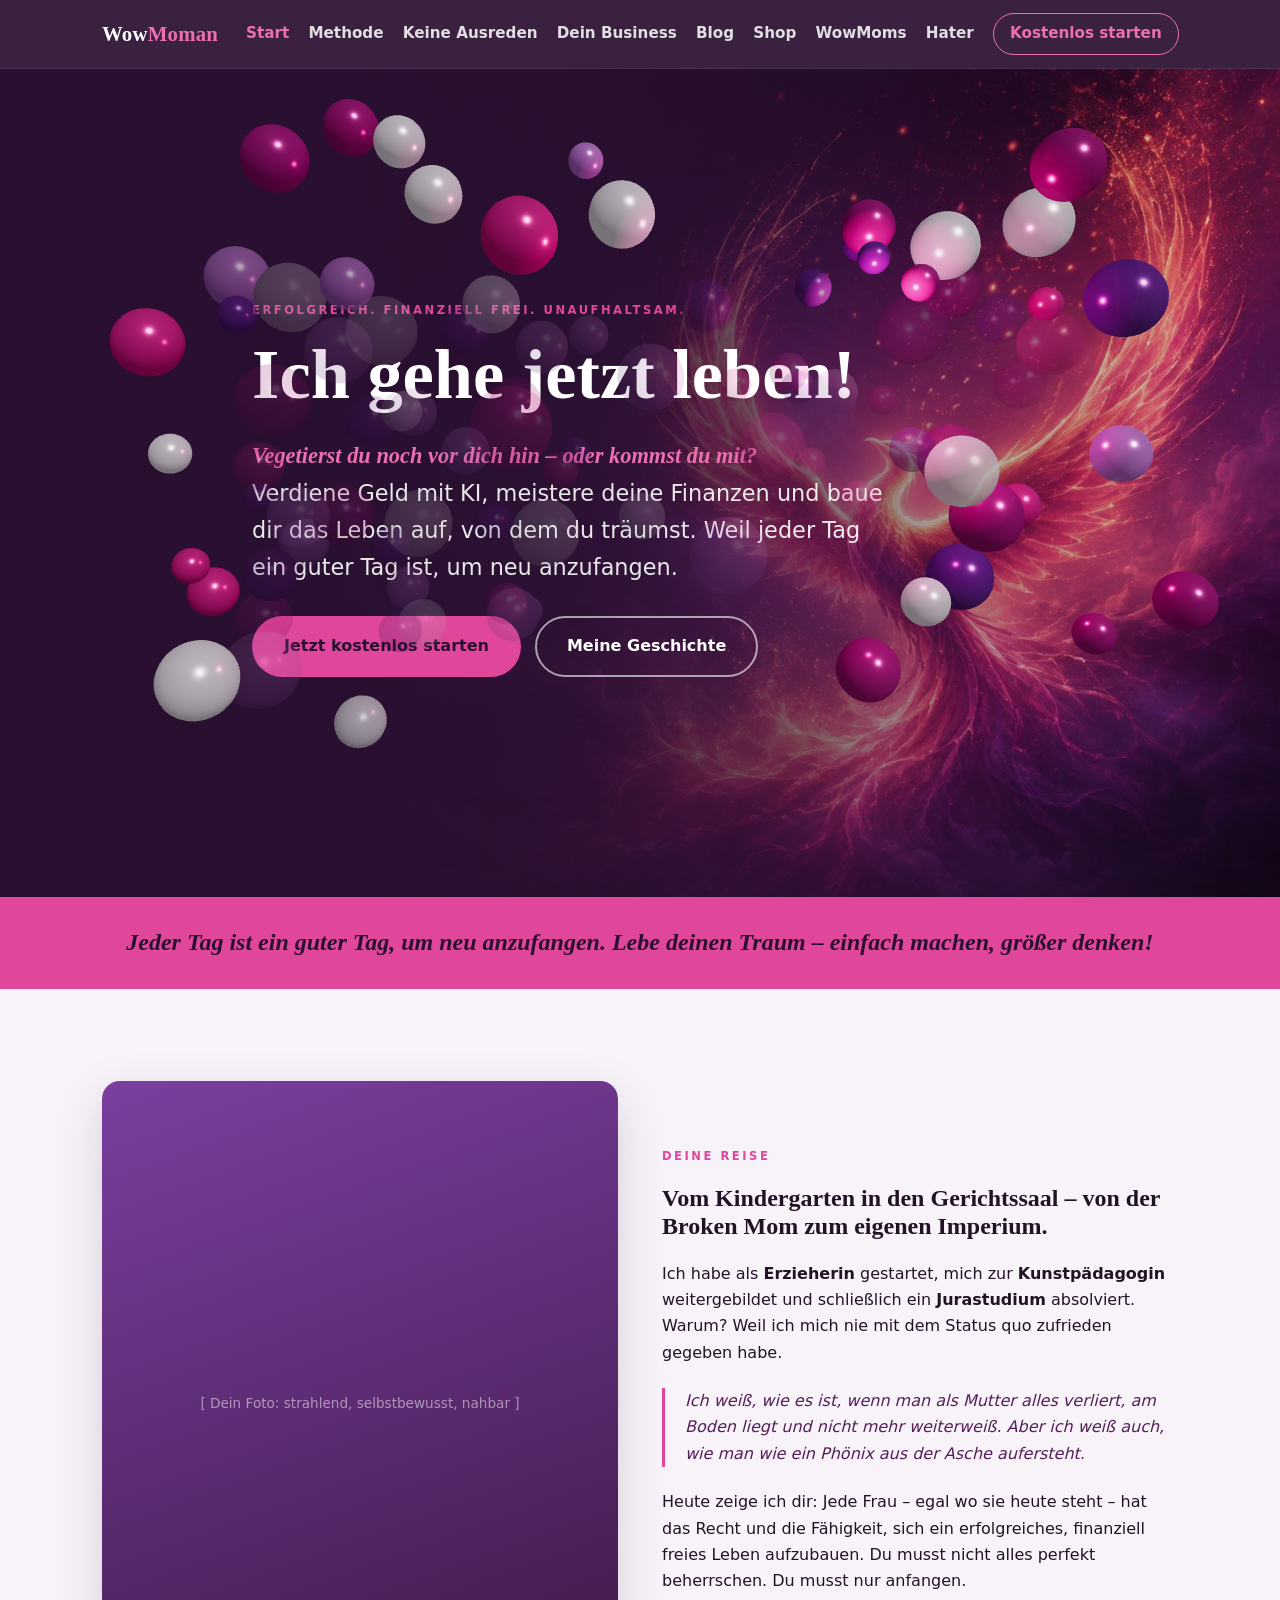
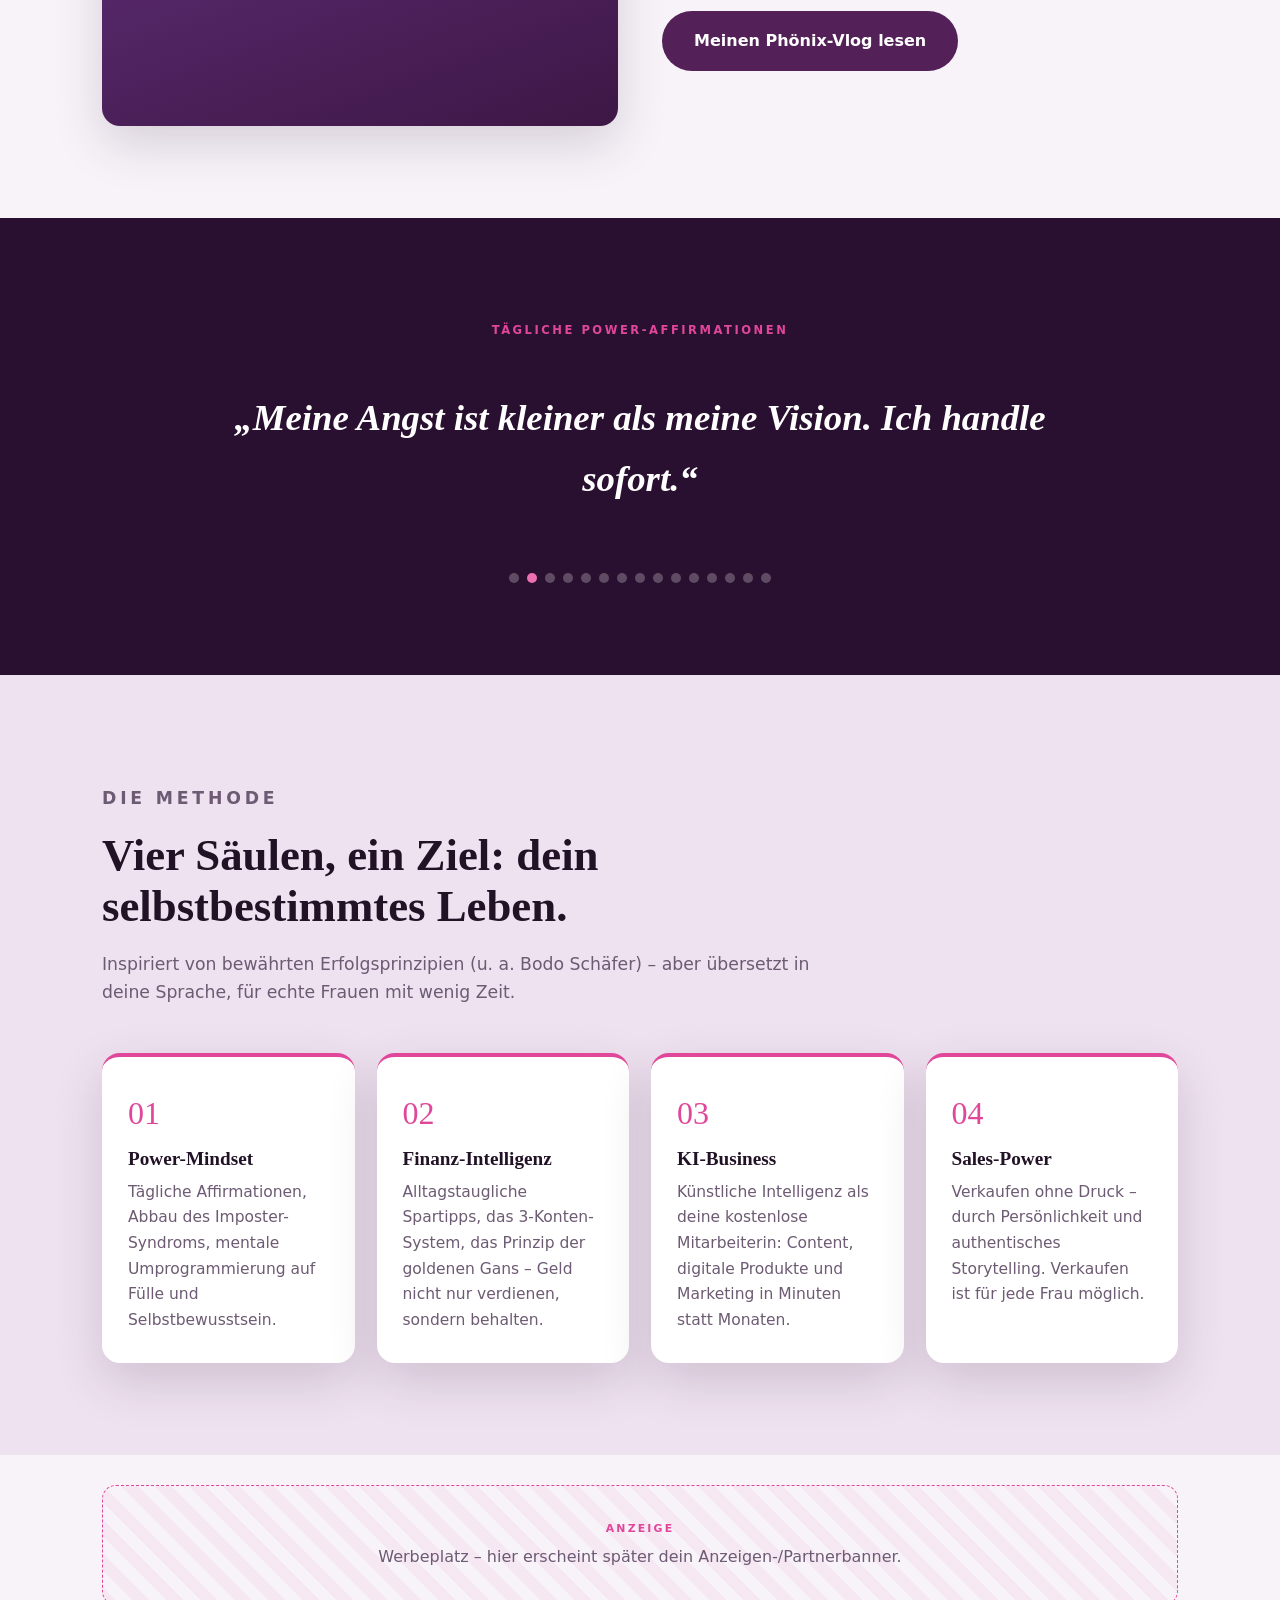
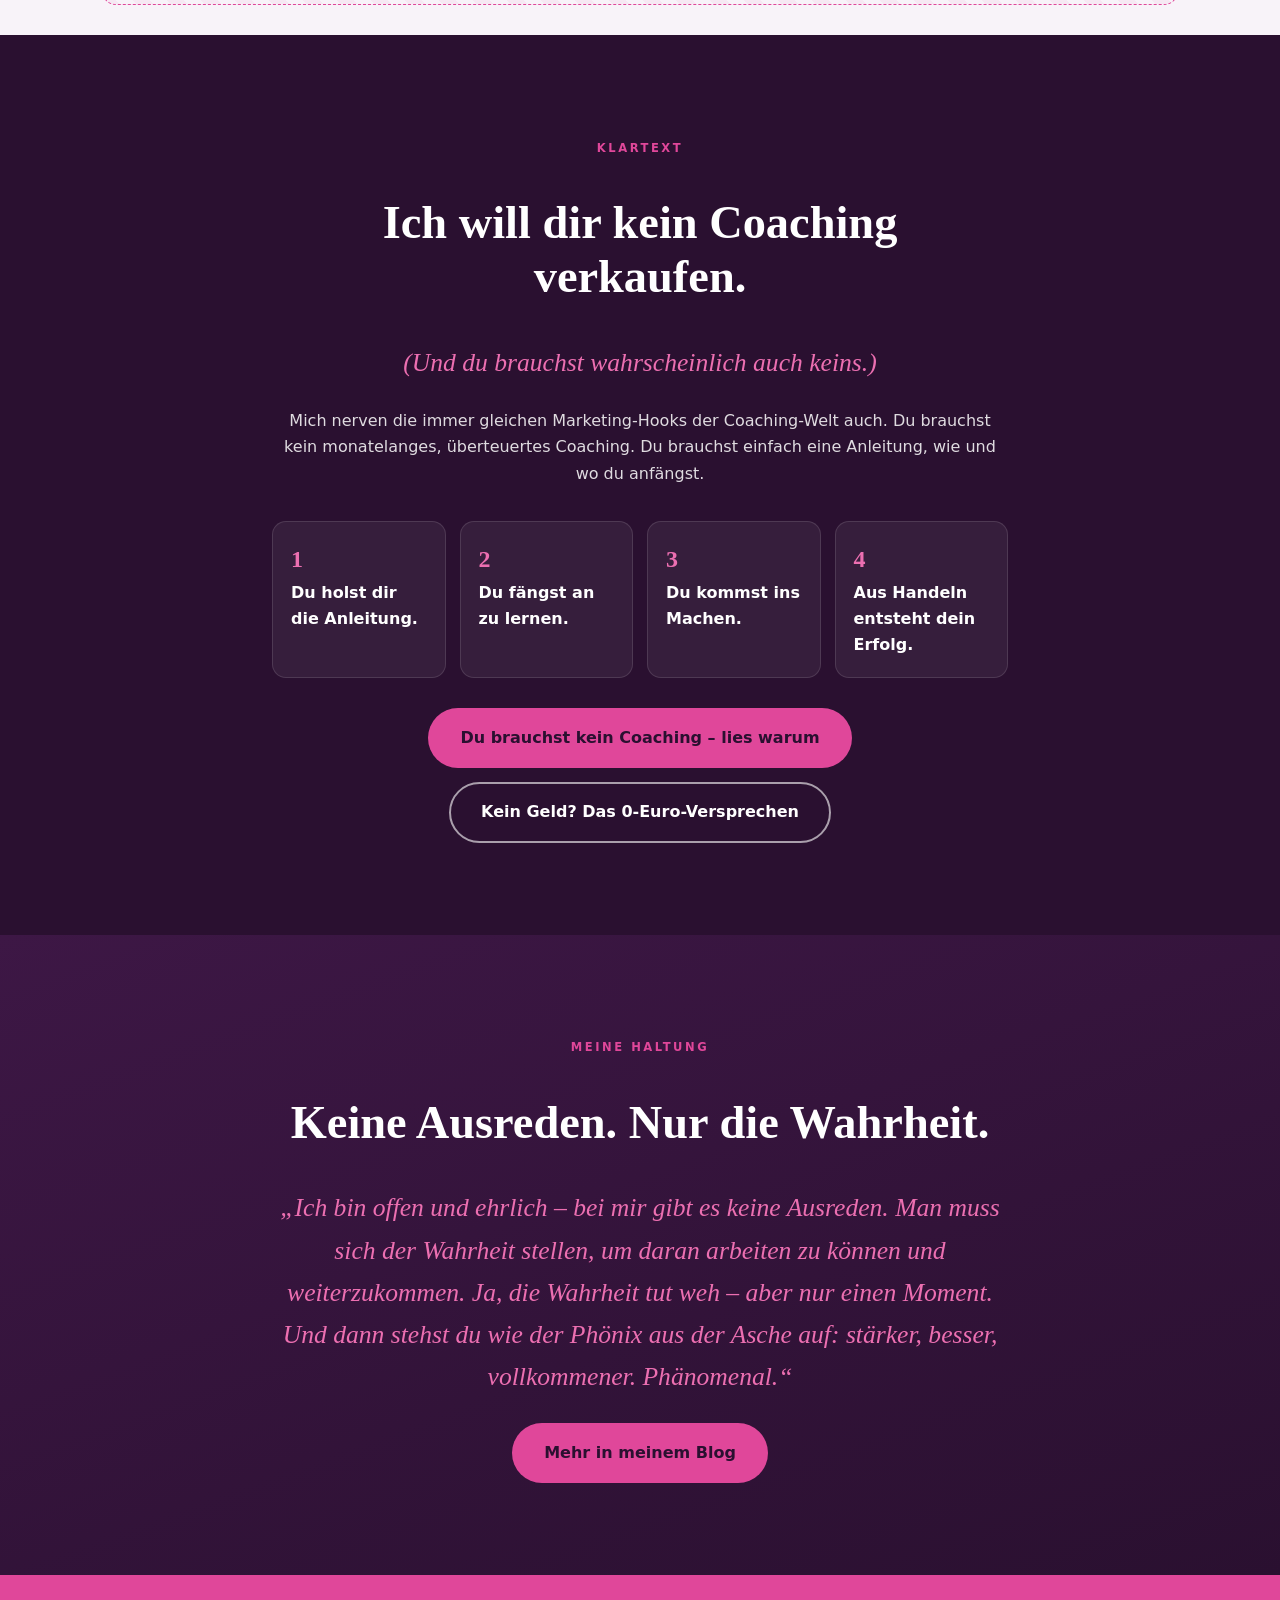
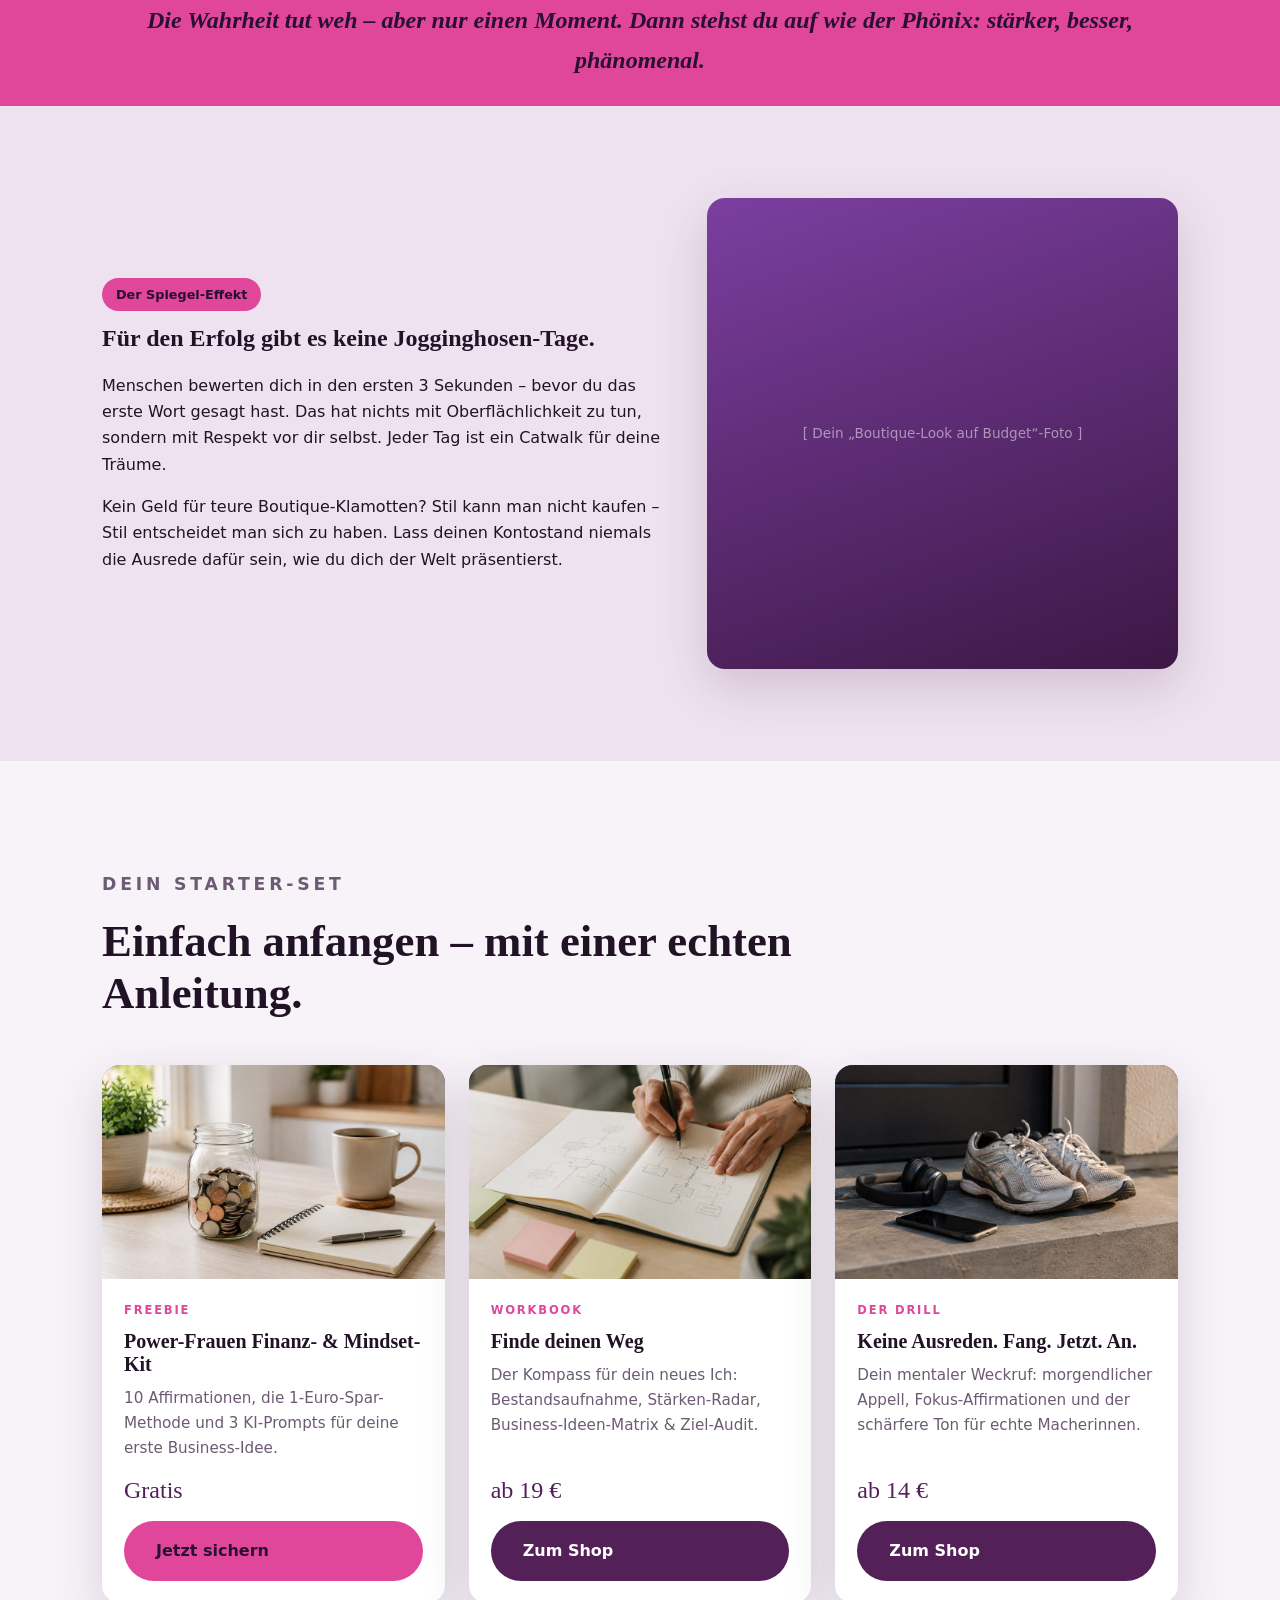
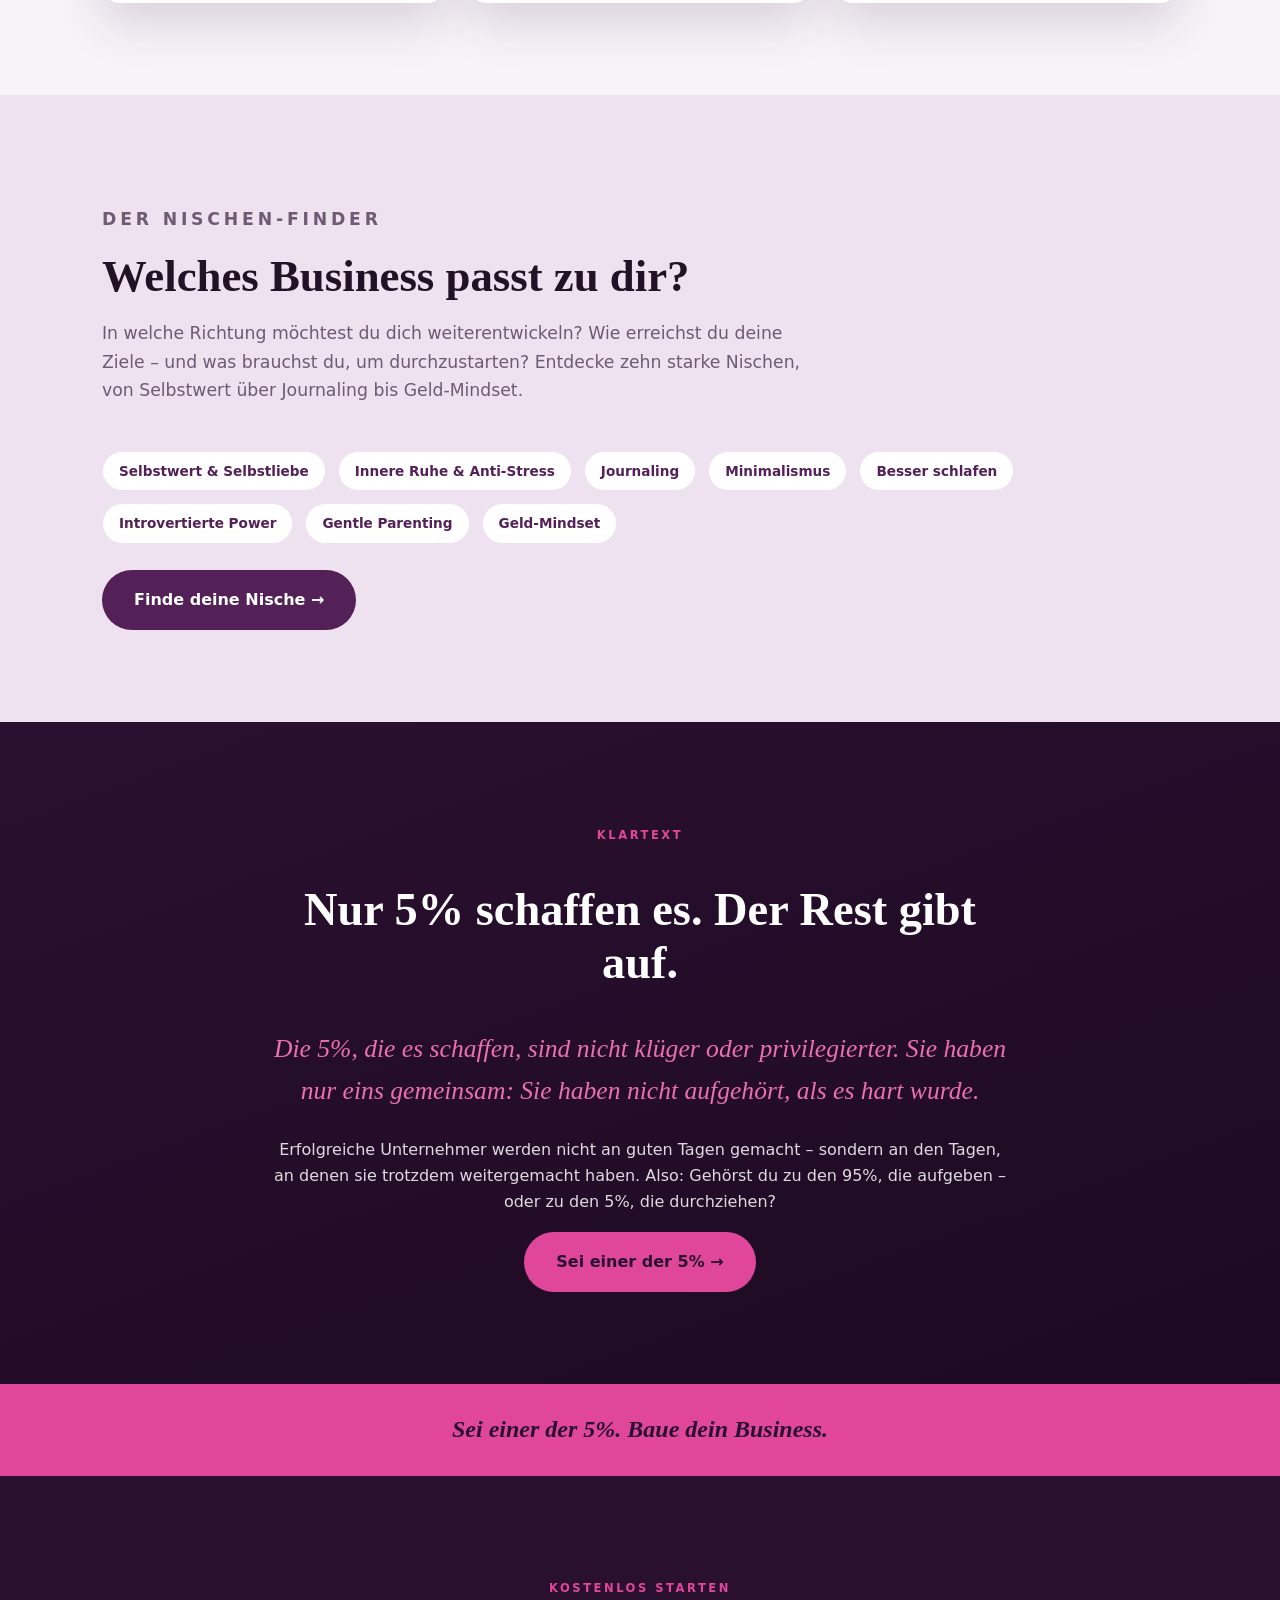
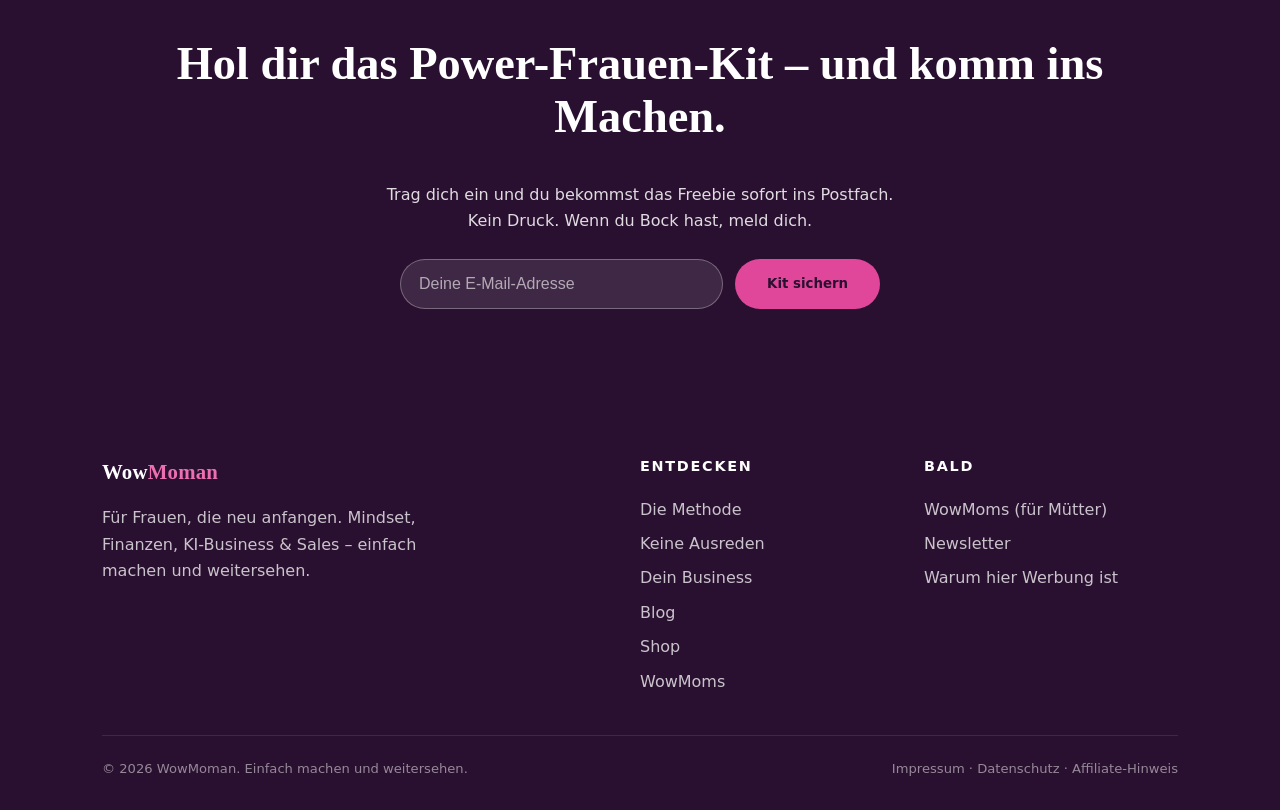
<file: index.html>
<!DOCTYPE html>
<html lang="de">
<head>
  <meta charset="UTF-8" />
  <meta name="viewport" content="width=device-width, initial-scale=1.0" />
  <title>WowMoman — Ich gehe jetzt leben!</title>
  <meta name="description" content="WowMoman: Mindset, Finanzen, KI-Business & Sales für Frauen, die neu anfangen. Ich gehe jetzt leben — vegetierst du noch oder kommst du mit?" />
  <link rel="stylesheet" href="assets/styles.css" />
  <link rel="icon" href="assets/favicon.ico" sizes="any" />
  <link rel="icon" type="image/png" sizes="32x32" href="assets/img/favicon-32.png" />
  <link rel="apple-touch-icon" href="assets/img/apple-touch-icon.png" />
</head>
<body>

  <!-- Navigation -->
  <nav class="nav">
    <div class="container">
      <a href="index.html" class="brand">Wow<span>Moman</span></a>
      <button class="nav-toggle" aria-label="Menü">&#9776;</button>
      <div class="nav-links">
        <a href="index.html" class="active">Start</a>
        <a href="index.html#saeulen">Methode</a>
        <a href="index.html#wahrheit">Keine Ausreden</a>
        <a href="nischen.html">Dein Business</a>
        <a href="blog.html">Blog</a>
        <a href="shop.html">Shop</a>
        <a href="wowmoms.html">WowMoms</a>
        <a href="hater.html">Hater</a>
        <a href="index.html#newsletter" class="pill">Kostenlos starten</a>
      </div>
    </div>
  </nav>

  <!-- Hero: Phoenix-Bild als Hintergrund (assets/img/hero-phoenix.jpg, per CSS gesetzt).
       #hero-media bleibt die Andockstelle fuer das Canvas. -->
  <header class="hero">
    <div class="hero-media" id="hero-media"></div>
    <div class="container">
      <p class="eyebrow reveal">Erfolgreich. Finanziell frei. Unaufhaltsam.</p>
      <h1 class="reveal">Ich gehe jetzt leben!</h1>
      <p class="lead reveal">
        <span class="sub">Vegetierst du noch vor dich hin &ndash; oder kommst du mit?</span><br />
        Verdiene Geld mit KI, meistere deine Finanzen und baue dir das Leben auf,
        von dem du träumst. Weil jeder Tag ein guter Tag ist, um neu anzufangen.
      </p>
      <div class="hero-cta reveal">
        <a href="#newsletter" class="btn btn-primary">Jetzt kostenlos starten</a>
        <a href="#story" class="btn btn-ghost">Meine Geschichte</a>
      </div>
    </div>
  </header>

  <!-- Motto-Band -->
  <div class="motto">
    <div class="container"><p>Jeder Tag ist ein guter Tag, um neu anzufangen. Lebe deinen Traum &ndash; einfach machen, größer denken!</p></div>
  </div>

  <!-- Story -->
  <section id="story" class="story">
    <div class="container">
      <div class="story-grid">
        <div class="story-photo reveal">[ Dein Foto: strahlend, selbstbewusst, nahbar ]</div>
        <div class="reveal">
          <p class="eyebrow">Deine Reise</p>
          <h2>Vom Kindergarten in den Gerichtssaal &ndash; von der Broken Mom zum eigenen Imperium.</h2>
          <p>
            Ich habe als <strong>Erzieherin</strong> gestartet, mich zur <strong>Kunstpädagogin</strong>
            weitergebildet und schließlich ein <strong>Jurastudium</strong> absolviert. Warum?
            Weil ich mich nie mit dem Status quo zufrieden gegeben habe.
          </p>
          <blockquote>
            Ich weiß, wie es ist, wenn man als Mutter alles verliert, am Boden liegt und nicht
            mehr weiterweiß. Aber ich weiß auch, wie man wie ein Phönix aus der Asche aufersteht.
          </blockquote>
          <p>
            Heute zeige ich dir: Jede Frau &ndash; egal wo sie heute steht &ndash; hat das Recht und
            die Fähigkeit, sich ein erfolgreiches, finanziell freies Leben aufzubauen.
            Du musst nicht alles perfekt beherrschen. Du musst nur anfangen.
          </p>
          <a href="blog.html" class="btn btn-dark">Meinen Phönix-Vlog lesen</a>
        </div>
      </div>
    </div>
  </section>

  <!-- Affirmationen -->
  <section class="section-dark affirmations">
    <div class="container">
      <p class="eyebrow">Tägliche Power-Affirmationen</p>
      <div class="affirm-box"><p class="affirm-text reveal">&nbsp;</p></div>
      <div class="affirm-dots"></div>
    </div>
  </section>

  <!-- 4 Säulen -->
  <section id="saeulen" class="section-sand">
    <div class="container">
      <div class="section-head reveal">
        <p class="eyebrow">Die Methode</p>
        <h2>Vier Säulen, ein Ziel: dein selbstbestimmtes Leben.</h2>
        <p>Inspiriert von bewährten Erfolgsprinzipien (u.&nbsp;a. Bodo Schäfer) &ndash; aber übersetzt in deine Sprache, für echte Frauen mit wenig Zeit.</p>
      </div>
      <div class="cards">
        <div class="card reveal"><div class="num">01</div><h3>Power-Mindset</h3><p>Tägliche Affirmationen, Abbau des Imposter-Syndroms, mentale Umprogrammierung auf Fülle und Selbstbewusstsein.</p></div>
        <div class="card reveal"><div class="num">02</div><h3>Finanz-Intelligenz</h3><p>Alltagstaugliche Spartipps, das 3-Konten-System, das Prinzip der goldenen Gans &ndash; Geld nicht nur verdienen, sondern behalten.</p></div>
        <div class="card reveal"><div class="num">03</div><h3>KI-Business</h3><p>Künstliche Intelligenz als deine kostenlose Mitarbeiterin: Content, digitale Produkte und Marketing in Minuten statt Monaten.</p></div>
        <div class="card reveal"><div class="num">04</div><h3>Sales-Power</h3><p>Verkaufen ohne Druck &ndash; durch Persönlichkeit und authentisches Storytelling. Verkaufen ist für jede Frau möglich.</p></div>
      </div>
    </div>
  </section>

  <!-- Werbe-Platzhalter (dezent) -->
  <div class="container">
    <div class="ad-slot leaderboard">
      <span class="label">Anzeige</span>
      <p style="margin:6px 0 0;">Werbeplatz &ndash; hier erscheint später dein Anzeigen-/Partnerbanner.</p>
    </div>
  </div>

  <!-- Anti-Coaching-Manifest -->
  <section class="section-dark">
    <div class="container manifest reveal">
      <p class="eyebrow">Klartext</p>
      <h2>Ich will dir kein Coaching verkaufen.</h2>
      <p class="lead-quote">(Und du brauchst wahrscheinlich auch keins.)</p>
      <p style="color:rgba(255,255,255,.85);">
        Mich nerven die immer gleichen Marketing-Hooks der Coaching-Welt auch. Du brauchst kein
        monatelanges, überteuertes Coaching. Du brauchst einfach eine Anleitung, wie und wo du anfängst.
      </p>
      <ul class="steps">
        <li><span class="k">1</span>Du holst dir die Anleitung.</li>
        <li><span class="k">2</span>Du fängst an zu lernen.</li>
        <li><span class="k">3</span>Du kommst ins Machen.</li>
        <li><span class="k">4</span>Aus Handeln entsteht dein Erfolg.</li>
      </ul>
      <div style="margin-top:30px;display:flex;gap:14px;justify-content:center;flex-wrap:wrap;">
        <a href="blog-kein-coaching.html" class="btn btn-primary">Du brauchst kein Coaching &ndash; lies warum</a>
        <a href="blog-0euro.html" class="btn btn-ghost">Kein Geld? Das 0-Euro-Versprechen</a>
      </div>
    </div>
  </section>

  <!-- Keine Ausreden. Nur die Wahrheit. -->
  <section id="wahrheit" class="section-dark" style="background:linear-gradient(160deg,var(--teal-800),var(--teal-900));">
    <div class="container manifest reveal">
      <p class="eyebrow">Meine Haltung</p>
      <h2>Keine Ausreden. Nur die Wahrheit.</h2>
      <p class="lead-quote">
        &bdquo;Ich bin offen und ehrlich &ndash; bei mir gibt es keine Ausreden. Man muss sich der
        Wahrheit stellen, um daran arbeiten zu können und weiterzukommen. Ja, die Wahrheit tut
        weh &ndash; aber nur einen Moment. Und dann stehst du wie der Phönix aus der Asche auf:
        stärker, besser, vollkommener. Phänomenal.&ldquo;
      </p>
      <a href="blog.html" class="btn btn-primary">Mehr in meinem Blog</a>
    </div>
  </section>

  <!-- Motto-Band (dein Phönix-Text) -->
  <div class="motto">
    <div class="container"><p>Die Wahrheit tut weh &ndash; aber nur einen Moment. Dann stehst du auf wie der Phönix: stärker, besser, phänomenal.</p></div>
  </div>

  <!-- Spiegel-Effekt -->
  <section class="section-sand">
    <div class="container mirror">
      <div class="reveal">
        <span class="badge">Der Spiegel-Effekt</span>
        <h2 style="margin-top:14px;">Für den Erfolg gibt es keine Jogginghosen-Tage.</h2>
        <p>
          Menschen bewerten dich in den ersten 3 Sekunden &ndash; bevor du das erste Wort gesagt hast.
          Das hat nichts mit Oberflächlichkeit zu tun, sondern mit Respekt vor dir selbst.
          Jeder Tag ist ein Catwalk für deine Träume.
        </p>
        <p>
          Kein Geld für teure Boutique-Klamotten? Stil kann man nicht kaufen &ndash; Stil entscheidet
          man sich zu haben. Lass deinen Kontostand niemals die Ausrede dafür sein, wie du dich der
          Welt präsentierst.
        </p>
      </div>
      <div class="story-photo reveal" style="aspect-ratio:1/1;">[ Dein &bdquo;Boutique-Look auf Budget&ldquo;-Foto ]</div>
    </div>
  </section>

  <!-- Produkte-Teaser -->
  <section>
    <div class="container">
      <div class="section-head reveal">
        <p class="eyebrow">Dein Starter-Set</p>
        <h2>Einfach anfangen &ndash; mit einer echten Anleitung.</h2>
      </div>
      <div class="products">
        <div class="product reveal">
          <div class="thumb"><img src="assets/img/cover-finanz-mindset-kit.jpg" alt="Sparglas mit Muenzen neben Notizblock und Kaffee auf einem Kuechentisch — Power-Frauen Finanz- und Mindset-Kit" loading="lazy" /></div>
          <div class="body">
            <span class="tier">Freebie</span>
            <h3>Power-Frauen Finanz- &amp; Mindset-Kit</h3>
            <p>10 Affirmationen, die 1-Euro-Spar-Methode und 3 KI-Prompts für deine erste Business-Idee.</p>
            <span class="price">Gratis</span>
            <a href="#newsletter" class="btn btn-primary">Jetzt sichern</a>
          </div>
        </div>
        <div class="product reveal">
          <div class="thumb"><img src="assets/img/cover-finde-deinen-weg.jpg" alt="Haende zeichnen eine Uebersicht in ein Notizbuch, daneben bunte Haftnotizen — Workbook Finde deinen Weg" loading="lazy" /></div>
          <div class="body">
            <span class="tier">Workbook</span>
            <h3>Finde deinen Weg</h3>
            <p>Der Kompass für dein neues Ich: Bestandsaufnahme, Stärken-Radar, Business-Ideen-Matrix &amp; Ziel-Audit.</p>
            <span class="price">ab 19 &euro;</span>
            <a href="shop.html" class="btn btn-dark">Zum Shop</a>
          </div>
        </div>
        <div class="product reveal">
          <div class="thumb"><img src="assets/img/cover-der-drill.jpg" alt="Laufschuhe, Kopfhoerer und Smartphone im ersten Morgenlicht auf einer Treppenstufe — Der Drill: Keine Ausreden" loading="lazy" /></div>
          <div class="body">
            <span class="tier">Der Drill</span>
            <h3>Keine Ausreden. Fang. Jetzt. An.</h3>
            <p>Dein mentaler Weckruf: morgendlicher Appell, Fokus-Affirmationen und der schärfere Ton für echte Macherinnen.</p>
            <span class="price">ab 14 &euro;</span>
            <a href="shop.html" class="btn btn-dark">Zum Shop</a>
          </div>
        </div>
      </div>
    </div>
  </section>

  <!-- Nischen-Finder-Teaser -->
  <section class="section-sand">
    <div class="container">
      <div class="section-head reveal">
        <p class="eyebrow">Der Nischen-Finder</p>
        <h2>Welches Business passt zu dir?</h2>
        <p>In welche Richtung möchtest du dich weiterentwickeln? Wie erreichst du deine Ziele &ndash; und was brauchst du, um durchzustarten? Entdecke zehn starke Nischen, von Selbstwert über Journaling bis Geld-Mindset.</p>
      </div>
      <div class="rubrics reveal" style="margin-bottom:26px;">
        <span>Selbstwert &amp; Selbstliebe</span>
        <span>Innere Ruhe &amp; Anti-Stress</span>
        <span>Journaling</span>
        <span>Minimalismus</span>
        <span>Besser schlafen</span>
        <span>Introvertierte Power</span>
        <span>Gentle Parenting</span>
        <span>Geld-Mindset</span>
      </div>
      <a href="nischen.html" class="btn btn-dark reveal">Finde deine Nische &rarr;</a>
    </div>
  </section>

  <!-- Sei einer der 5% -->
  <section class="section-dark" style="background:linear-gradient(160deg,var(--teal-900),#1d0a22);">
    <div class="container manifest reveal">
      <p class="eyebrow">Klartext</p>
      <h2>Nur 5% schaffen es. Der Rest gibt auf.</h2>
      <p class="lead-quote">
        Die 5%, die es schaffen, sind nicht klüger oder privilegierter. Sie haben nur eins
        gemeinsam: Sie haben nicht aufgehört, als es hart wurde.
      </p>
      <p style="color:rgba(255,255,255,.85);">
        Erfolgreiche Unternehmer werden nicht an guten Tagen gemacht &ndash; sondern an den Tagen,
        an denen sie trotzdem weitergemacht haben. Also: Gehörst du zu den 95%, die aufgeben &ndash;
        oder zu den 5%, die durchziehen?
      </p>
      <a href="blog-5prozent.html" class="btn btn-primary">Sei einer der 5% &rarr;</a>
    </div>
  </section>

  <!-- Motto-Band -->
  <div class="motto">
    <div class="container"><p>Sei einer der 5%. Baue dein Business.</p></div>
  </div>

  <!-- Newsletter / CTA -->
  <section id="newsletter" class="section-dark cta-band">
    <div class="container reveal">
      <p class="eyebrow">Kostenlos starten</p>
      <h2>Hol dir das Power-Frauen-Kit &ndash; und komm ins Machen.</h2>
      <p style="color:rgba(255,255,255,.85);max-width:520px;margin:10px auto 0;">Trag dich ein und du bekommst das Freebie sofort ins Postfach. Kein Druck. Wenn du Bock hast, meld dich.</p>
      <form class="newsletter" data-newsletter>
        <input type="email" placeholder="Deine E-Mail-Adresse" required aria-label="E-Mail" />
        <button type="submit" class="btn btn-primary">Kit sichern</button>
      </form>
    </div>
  </section>

  <!-- Footer -->
  <footer>
    <div class="container">
      <div class="foot-grid">
        <div>
          <div class="brand" style="margin-bottom:10px;">Wow<span>Moman</span></div>
          <p style="max-width:340px;">Für Frauen, die neu anfangen. Mindset, Finanzen, KI-Business &amp; Sales &ndash; einfach machen und weitersehen.</p>
        </div>
        <div>
          <h4>Entdecken</h4>
          <a href="index.html#saeulen">Die Methode</a>
          <a href="index.html#wahrheit">Keine Ausreden</a>
        <a href="nischen.html">Dein Business</a>
          <a href="blog.html">Blog</a>
          <a href="shop.html">Shop</a>
        <a href="wowmoms.html">WowMoms</a>
        </div>
        <div>
          <h4>Bald</h4>
          <a href="wowmoms.html">WowMoms (für Mütter)</a>
          <a href="index.html#newsletter">Newsletter</a>
          <a href="blog-werbung.html">Warum hier Werbung ist</a>
        </div>
      </div>
      <div class="foot-bottom">
        <span>&copy; 2026 WowMoman. Einfach machen und weitersehen.</span>
        <span>Impressum &middot; Datenschutz &middot; Affiliate-Hinweis</span>
      </div>
    </div>
  </footer>

  <script src="assets/app.js"></script>
  <script type="module" src="assets/ballpit.js"></script>
</body>
</html>
</file>
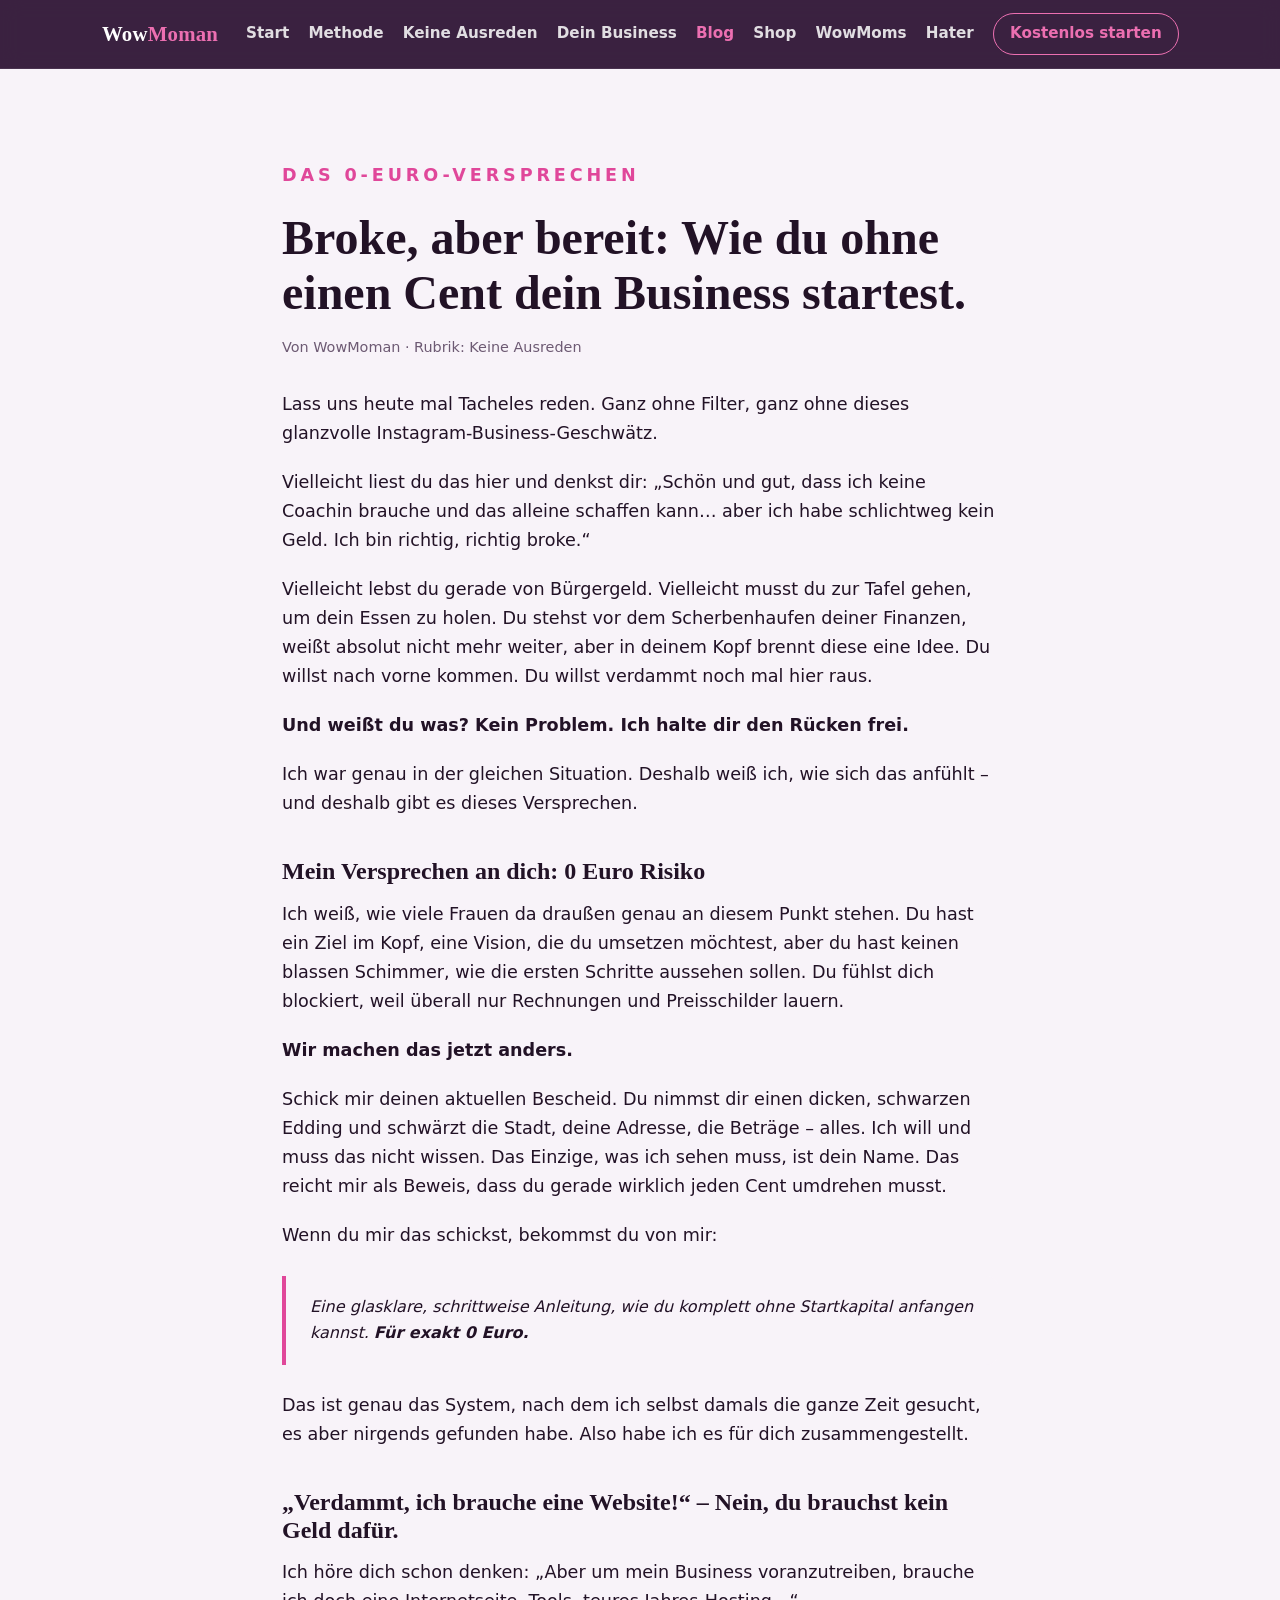
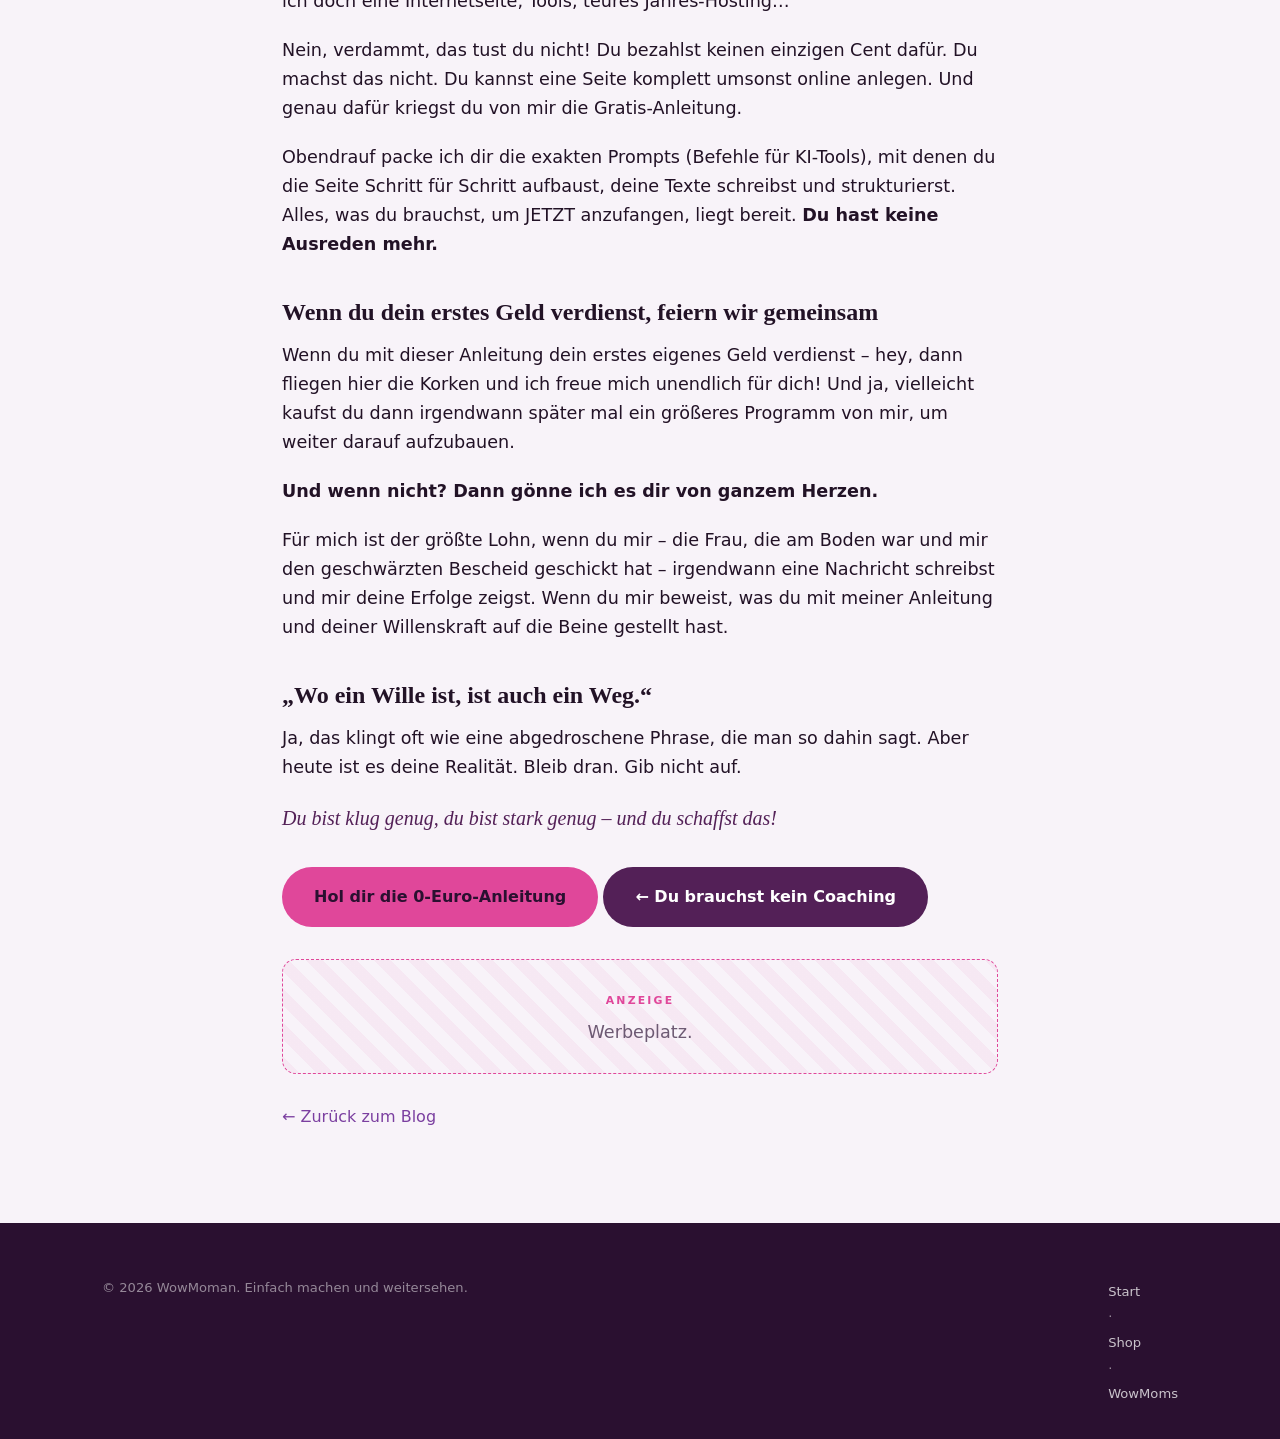
<file: blog-0euro.html>
<!DOCTYPE html>
<html lang="de">
<head>
  <meta charset="UTF-8" />
  <meta name="viewport" content="width=device-width, initial-scale=1.0" />
  <title>Broke, aber bereit: Wie du ohne einen Cent dein Business startest | WowMoman</title>
  <meta name="description" content="Bürgergeld, Tafel, leeres Konto &ndash; und trotzdem eine Idee im Kopf? Mein 0-Euro-Versprechen: die komplette Anleitung, wie du ohne Startkapital dein Business beginnst." />
  <link rel="stylesheet" href="assets/styles.css" />
  <link rel="icon" href="assets/favicon.ico" sizes="any" />
  <link rel="icon" type="image/png" sizes="32x32" href="assets/img/favicon-32.png" />
  <link rel="apple-touch-icon" href="assets/img/apple-touch-icon.png" />
</head>
<body>

  <nav class="nav">
    <div class="container">
      <a href="index.html" class="brand">Wow<span>Moman</span></a>
      <button class="nav-toggle" aria-label="Menü">&#9776;</button>
      <div class="nav-links">
        <a href="index.html">Start</a>
        <a href="index.html#saeulen">Methode</a>
        <a href="index.html#wahrheit">Keine Ausreden</a>
        <a href="nischen.html">Dein Business</a>
        <a href="blog.html" class="active">Blog</a>
        <a href="shop.html">Shop</a>
        <a href="wowmoms.html">WowMoms</a>
        <a href="hater.html">Hater</a>
        <a href="index.html#newsletter" class="pill">Kostenlos starten</a>
      </div>
    </div>
  </nav>

  <section>
    <div class="container article">
      <p class="eyebrow reveal">Das 0-Euro-Versprechen</p>
      <h1 class="reveal">Broke, aber bereit: Wie du ohne einen Cent dein Business startest.</h1>
      <p class="meta reveal">Von WowMoman &middot; Rubrik: Keine Ausreden</p>

      <div class="reveal">
        <p>
          Lass uns heute mal Tacheles reden. Ganz ohne Filter, ganz ohne dieses glanzvolle
          Instagram-Business-Geschwätz.
        </p>
        <p>
          Vielleicht liest du das hier und denkst dir: &bdquo;Schön und gut, dass ich keine Coachin
          brauche und das alleine schaffen kann&hellip; aber ich habe schlichtweg kein Geld. Ich bin
          richtig, richtig broke.&ldquo;
        </p>
        <p>
          Vielleicht lebst du gerade von Bürgergeld. Vielleicht musst du zur Tafel gehen, um dein
          Essen zu holen. Du stehst vor dem Scherbenhaufen deiner Finanzen, weißt absolut nicht
          mehr weiter, aber in deinem Kopf brennt diese eine Idee. Du willst nach vorne kommen.
          Du willst verdammt noch mal hier raus.
        </p>
        <p><strong>Und weißt du was? Kein Problem. Ich halte dir den Rücken frei.</strong></p>
        <p>
          Ich war genau in der gleichen Situation. Deshalb weiß ich, wie sich das anfühlt &ndash;
          und deshalb gibt es dieses Versprechen.
        </p>

        <h2>Mein Versprechen an dich: 0 Euro Risiko</h2>
        <p>
          Ich weiß, wie viele Frauen da draußen genau an diesem Punkt stehen. Du hast ein Ziel im
          Kopf, eine Vision, die du umsetzen möchtest, aber du hast keinen blassen Schimmer, wie
          die ersten Schritte aussehen sollen. Du fühlst dich blockiert, weil überall nur
          Rechnungen und Preisschilder lauern.
        </p>
        <p><strong>Wir machen das jetzt anders.</strong></p>
        <p>
          Schick mir deinen aktuellen Bescheid. Du nimmst dir einen dicken, schwarzen Edding und
          schwärzt die Stadt, deine Adresse, die Beträge &ndash; alles. Ich will und muss das nicht
          wissen. Das Einzige, was ich sehen muss, ist dein Name. Das reicht mir als Beweis, dass
          du gerade wirklich jeden Cent umdrehen musst.
        </p>
        <p>Wenn du mir das schickst, bekommst du von mir:</p>
        <blockquote>
          Eine glasklare, schrittweise Anleitung, wie du komplett ohne Startkapital anfangen
          kannst. <strong>Für exakt 0 Euro.</strong>
        </blockquote>
        <p>
          Das ist genau das System, nach dem ich selbst damals die ganze Zeit gesucht, es aber
          nirgends gefunden habe. Also habe ich es für dich zusammengestellt.
        </p>

        <h2>&bdquo;Verdammt, ich brauche eine Website!&ldquo; &ndash; Nein, du brauchst kein Geld dafür.</h2>
        <p>
          Ich höre dich schon denken: &bdquo;Aber um mein Business voranzutreiben, brauche ich doch
          eine Internetseite, Tools, teures Jahres-Hosting&hellip;&ldquo;
        </p>
        <p>
          Nein, verdammt, das tust du nicht! Du bezahlst keinen einzigen Cent dafür. Du machst
          das nicht. Du kannst eine Seite komplett umsonst online anlegen. Und genau dafür
          kriegst du von mir die Gratis-Anleitung.
        </p>
        <p>
          Obendrauf packe ich dir die exakten Prompts (Befehle für KI-Tools), mit denen du die
          Seite Schritt für Schritt aufbaust, deine Texte schreibst und strukturierst. Alles, was
          du brauchst, um JETZT anzufangen, liegt bereit. <strong>Du hast keine Ausreden mehr.</strong>
        </p>

        <h2>Wenn du dein erstes Geld verdienst, feiern wir gemeinsam</h2>
        <p>
          Wenn du mit dieser Anleitung dein erstes eigenes Geld verdienst &ndash; hey, dann fliegen
          hier die Korken und ich freue mich unendlich für dich! Und ja, vielleicht kaufst du
          dann irgendwann später mal ein größeres Programm von mir, um weiter darauf aufzubauen.
        </p>
        <p><strong>Und wenn nicht? Dann gönne ich es dir von ganzem Herzen.</strong></p>
        <p>
          Für mich ist der größte Lohn, wenn du mir &ndash; die Frau, die am Boden war und mir den
          geschwärzten Bescheid geschickt hat &ndash; irgendwann eine Nachricht schreibst und mir
          deine Erfolge zeigst. Wenn du mir beweist, was du mit meiner Anleitung und deiner
          Willenskraft auf die Beine gestellt hast.
        </p>

        <h2>&bdquo;Wo ein Wille ist, ist auch ein Weg.&ldquo;</h2>
        <p>
          Ja, das klingt oft wie eine abgedroschene Phrase, die man so dahin sagt. Aber heute ist
          es deine Realität. Bleib dran. Gib nicht auf.
        </p>
        <p style="font-family:var(--font-head);font-style:italic;color:var(--teal-700);font-size:1.25rem;">
          Du bist klug genug, du bist stark genug &ndash; und du schaffst das!
        </p>
      </div>

      <div style="margin:32px 0;">
        <a href="index.html#newsletter" class="btn btn-primary">Hol dir die 0-Euro-Anleitung</a>
        <a href="blog-kein-coaching.html" class="btn btn-dark">&larr; Du brauchst kein Coaching</a>
      </div>

      <div class="ad-slot reveal">
        <span class="label">Anzeige</span>
        <p style="margin:6px 0 0;">Werbeplatz.</p>
      </div>

      <a href="blog.html" class="more reveal">&larr; Zurück zum Blog</a>
    </div>
  </section>

  <footer>
    <div class="container">
      <div class="foot-bottom" style="border:0;margin:0;padding:0;">
        <span>&copy; 2026 WowMoman. Einfach machen und weitersehen.</span>
        <span><a href="index.html">Start</a> &middot; <a href="shop.html">Shop</a> &middot; <a href="wowmoms.html">WowMoms</a></span>
      </div>
    </div>
  </footer>

  <script src="assets/app.js"></script>
</body>
</html>
</file>
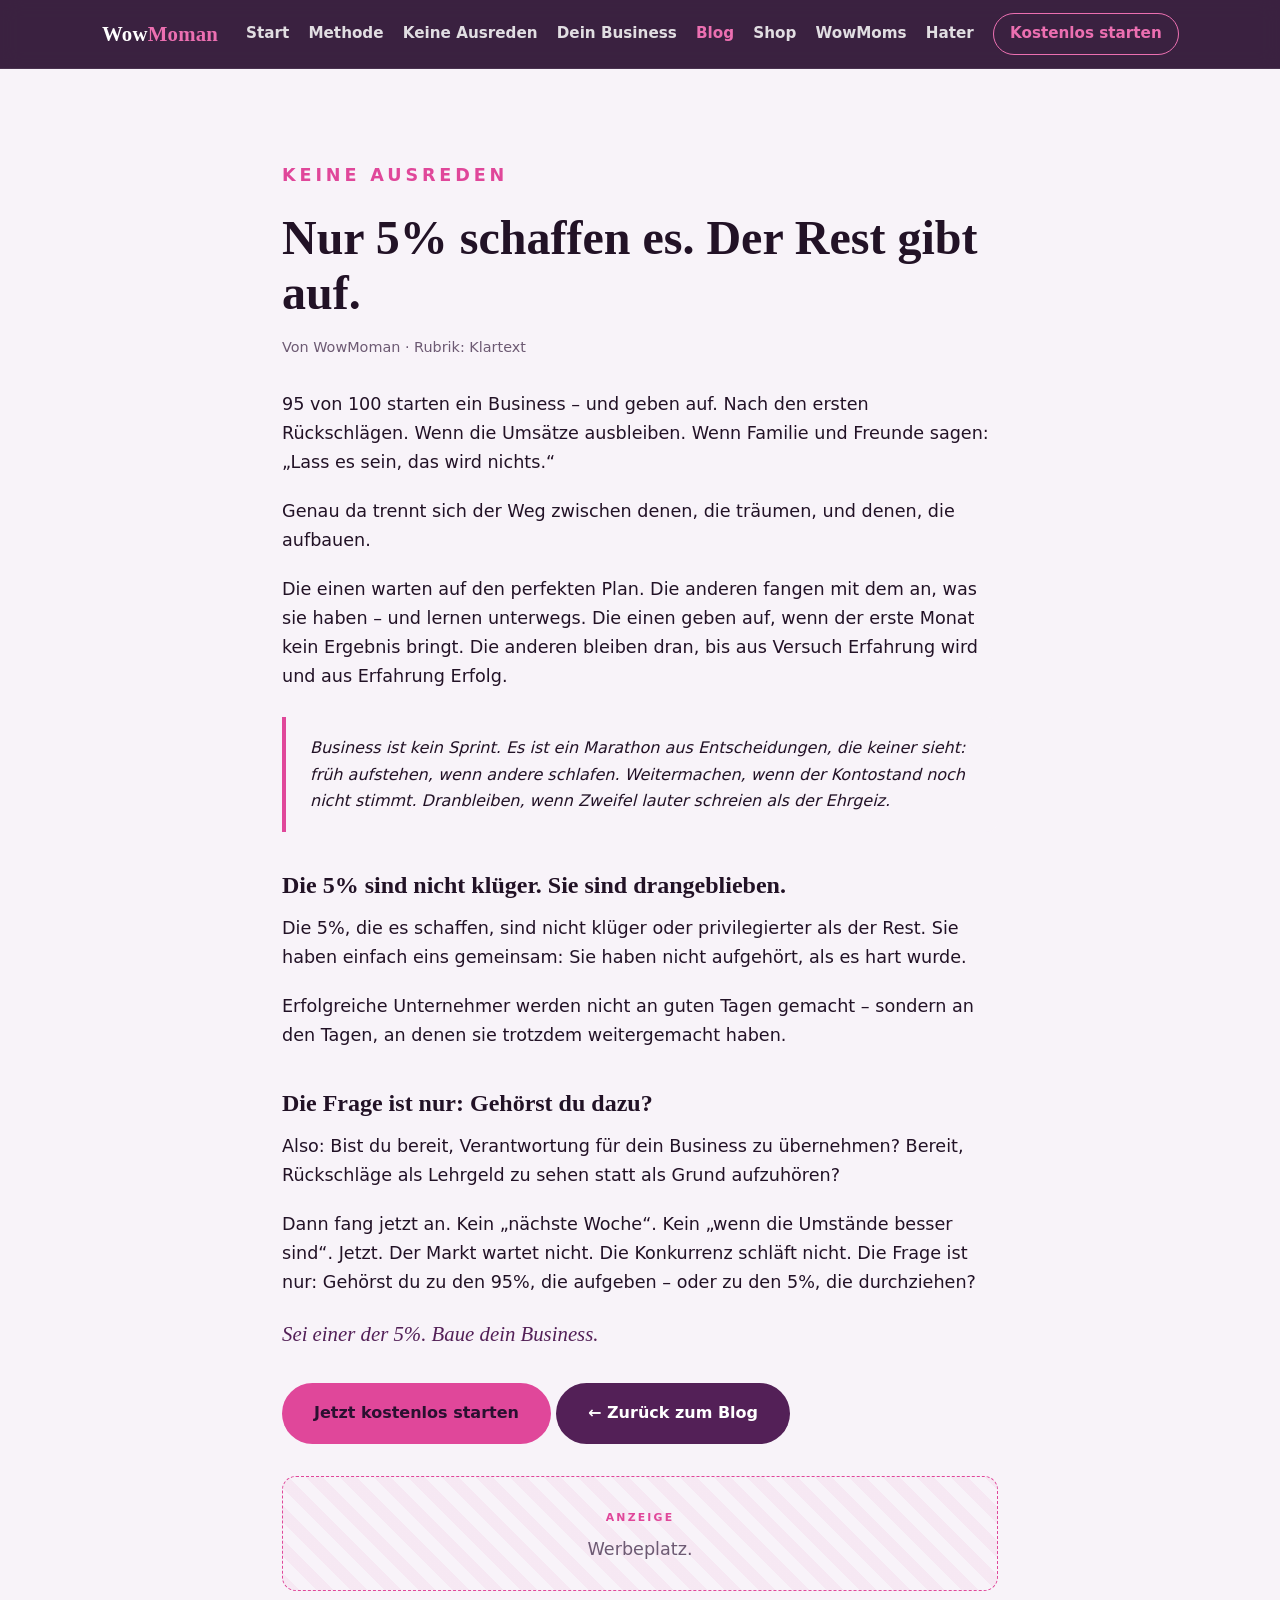
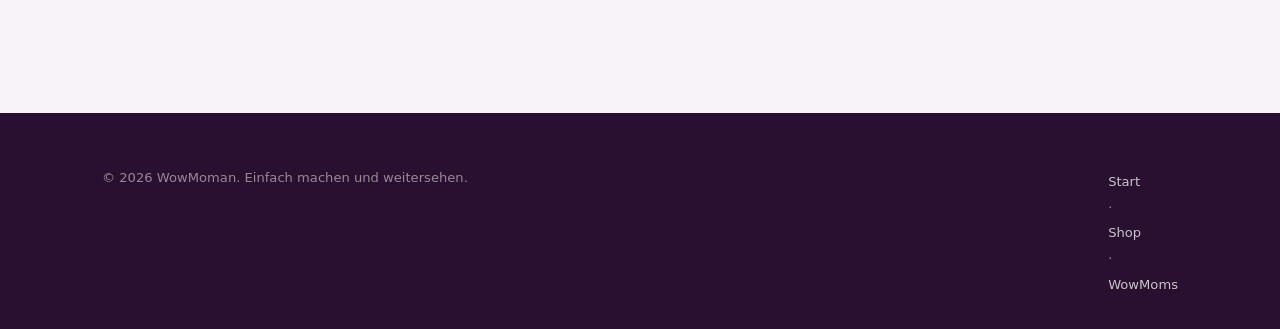
<file: blog-5prozent.html>
<!DOCTYPE html>
<html lang="de">
<head>
  <meta charset="UTF-8" />
  <meta name="viewport" content="width=device-width, initial-scale=1.0" />
  <title>Nur 5% schaffen es. Der Rest gibt auf. | WowMoman</title>
  <meta name="description" content="95 von 100 starten ein Business und geben auf. Warum die 5%, die es schaffen, nicht klüger sind – sondern einfach drangeblieben. Sei einer der 5%." />
  <link rel="stylesheet" href="assets/styles.css" />
  <link rel="icon" href="assets/favicon.ico" sizes="any" />
  <link rel="icon" type="image/png" sizes="32x32" href="assets/img/favicon-32.png" />
  <link rel="apple-touch-icon" href="assets/img/apple-touch-icon.png" />
</head>
<body>

  <nav class="nav">
    <div class="container">
      <a href="index.html" class="brand">Wow<span>Moman</span></a>
      <button class="nav-toggle" aria-label="Menü">&#9776;</button>
      <div class="nav-links">
        <a href="index.html">Start</a>
        <a href="index.html#saeulen">Methode</a>
        <a href="index.html#wahrheit">Keine Ausreden</a>
        <a href="nischen.html">Dein Business</a>
        <a href="blog.html" class="active">Blog</a>
        <a href="shop.html">Shop</a>
        <a href="wowmoms.html">WowMoms</a>
        <a href="hater.html">Hater</a>
        <a href="index.html#newsletter" class="pill">Kostenlos starten</a>
      </div>
    </div>
  </nav>

  <section>
    <div class="container article">
      <p class="eyebrow reveal">Keine Ausreden</p>
      <h1 class="reveal">Nur 5% schaffen es. Der Rest gibt auf.</h1>
      <p class="meta reveal">Von WowMoman &middot; Rubrik: Klartext</p>

      <div class="reveal">
        <p>
          95 von 100 starten ein Business &ndash; und geben auf. Nach den ersten Rückschlägen. Wenn
          die Umsätze ausbleiben. Wenn Familie und Freunde sagen: &bdquo;Lass es sein, das wird nichts.&ldquo;
        </p>
        <p>
          Genau da trennt sich der Weg zwischen denen, die träumen, und denen, die aufbauen.
        </p>
        <p>
          Die einen warten auf den perfekten Plan. Die anderen fangen mit dem an, was sie haben
          &ndash; und lernen unterwegs. Die einen geben auf, wenn der erste Monat kein Ergebnis
          bringt. Die anderen bleiben dran, bis aus Versuch Erfahrung wird und aus Erfahrung Erfolg.
        </p>

        <blockquote>
          Business ist kein Sprint. Es ist ein Marathon aus Entscheidungen, die keiner sieht:
          früh aufstehen, wenn andere schlafen. Weitermachen, wenn der Kontostand noch nicht
          stimmt. Dranbleiben, wenn Zweifel lauter schreien als der Ehrgeiz.
        </blockquote>

        <h2>Die 5% sind nicht klüger. Sie sind drangeblieben.</h2>
        <p>
          Die 5%, die es schaffen, sind nicht klüger oder privilegierter als der Rest. Sie haben
          einfach eins gemeinsam: Sie haben nicht aufgehört, als es hart wurde.
        </p>
        <p>
          Erfolgreiche Unternehmer werden nicht an guten Tagen gemacht &ndash; sondern an den Tagen,
          an denen sie trotzdem weitergemacht haben.
        </p>

        <h2>Die Frage ist nur: Gehörst du dazu?</h2>
        <p>
          Also: Bist du bereit, Verantwortung für dein Business zu übernehmen? Bereit, Rückschläge
          als Lehrgeld zu sehen statt als Grund aufzuhören?
        </p>
        <p>
          Dann fang jetzt an. Kein &bdquo;nächste Woche&ldquo;. Kein &bdquo;wenn die Umstände
          besser sind&ldquo;. Jetzt. Der Markt wartet nicht. Die Konkurrenz schläft nicht. Die
          Frage ist nur: Gehörst du zu den 95%, die aufgeben &ndash; oder zu den 5%, die durchziehen?
        </p>

        <p style="font-family:var(--font-head);font-style:italic;color:var(--teal-700);font-size:1.3rem;">
          Sei einer der 5%. Baue dein Business.
        </p>
      </div>

      <div style="margin:32px 0;">
        <a href="index.html#newsletter" class="btn btn-primary">Jetzt kostenlos starten</a>
        <a href="blog.html" class="btn btn-dark">&larr; Zurück zum Blog</a>
      </div>

      <div class="ad-slot reveal">
        <span class="label">Anzeige</span>
        <p style="margin:6px 0 0;">Werbeplatz.</p>
      </div>
    </div>
  </section>

  <footer>
    <div class="container">
      <div class="foot-bottom" style="border:0;margin:0;padding:0;">
        <span>&copy; 2026 WowMoman. Einfach machen und weitersehen.</span>
        <span><a href="index.html">Start</a> &middot; <a href="shop.html">Shop</a> &middot; <a href="wowmoms.html">WowMoms</a></span>
      </div>
    </div>
  </footer>

  <script src="assets/app.js"></script>
</body>
</html>
</file>
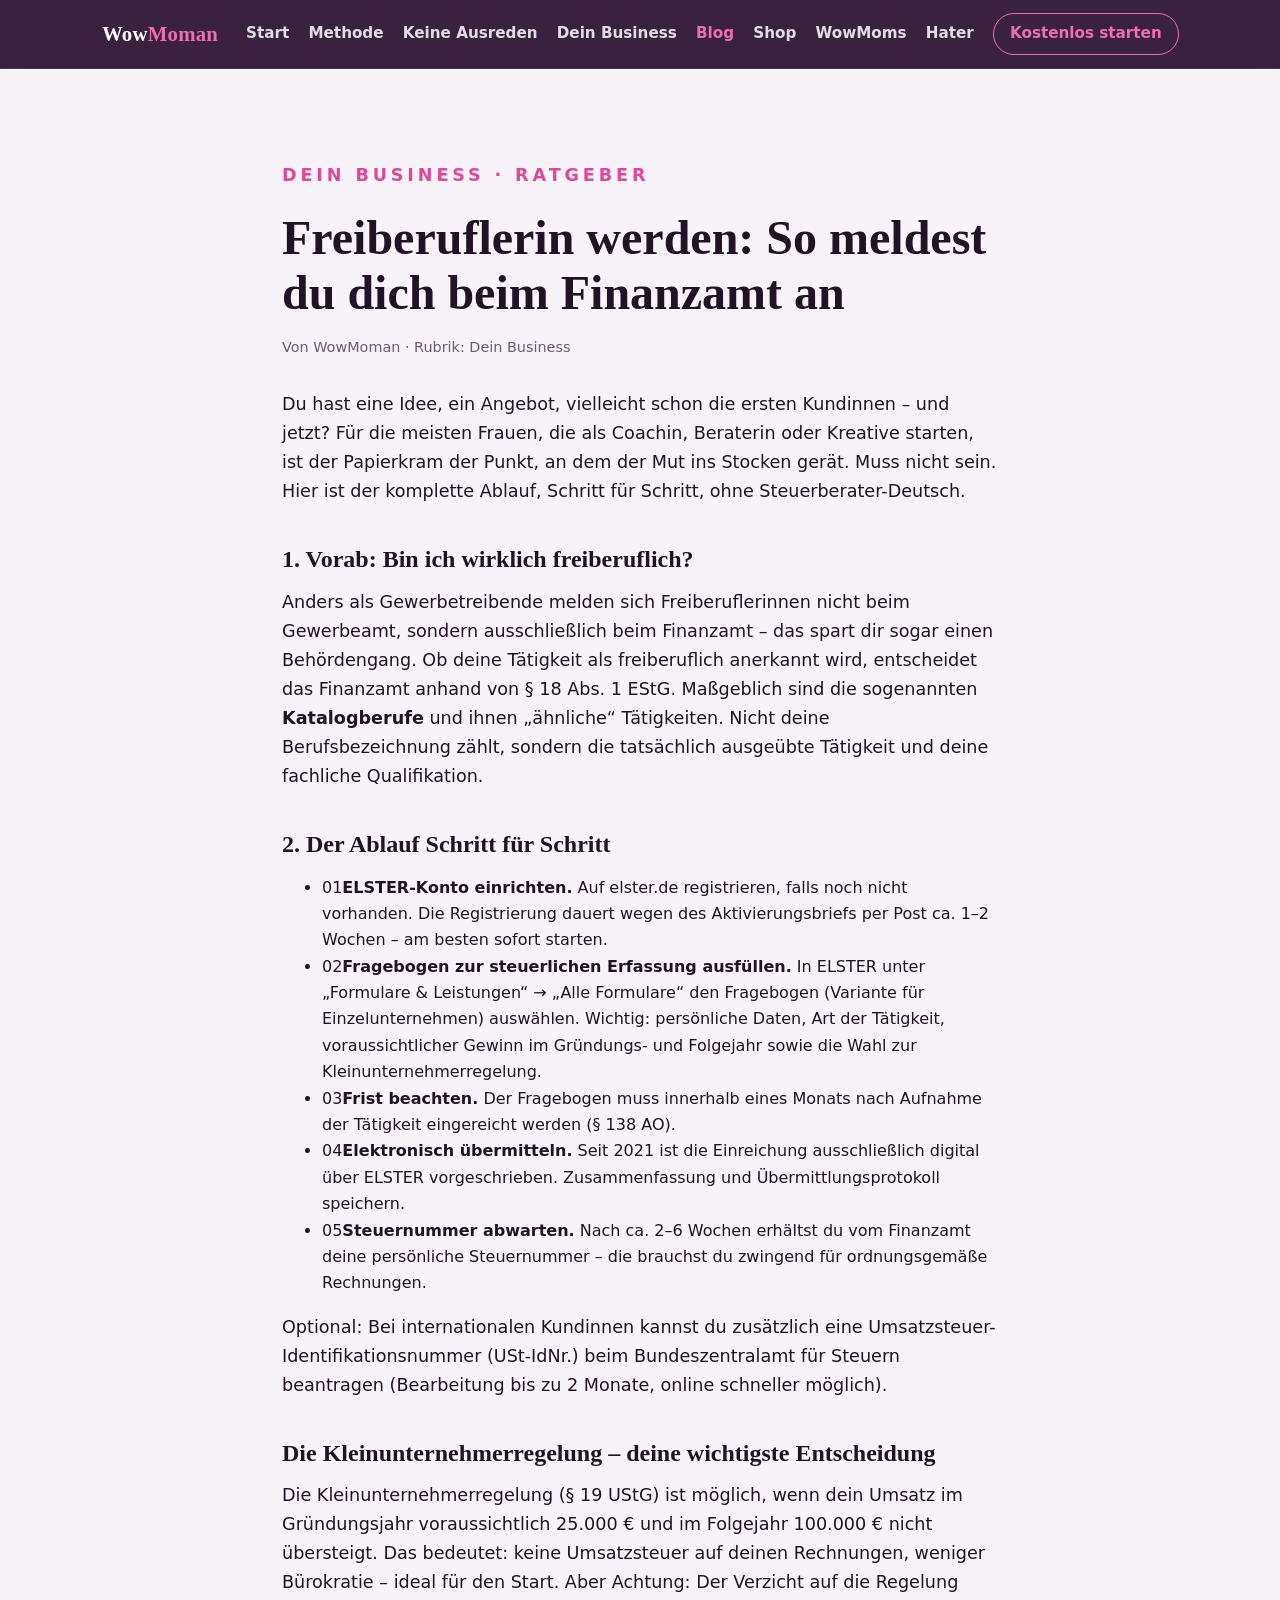
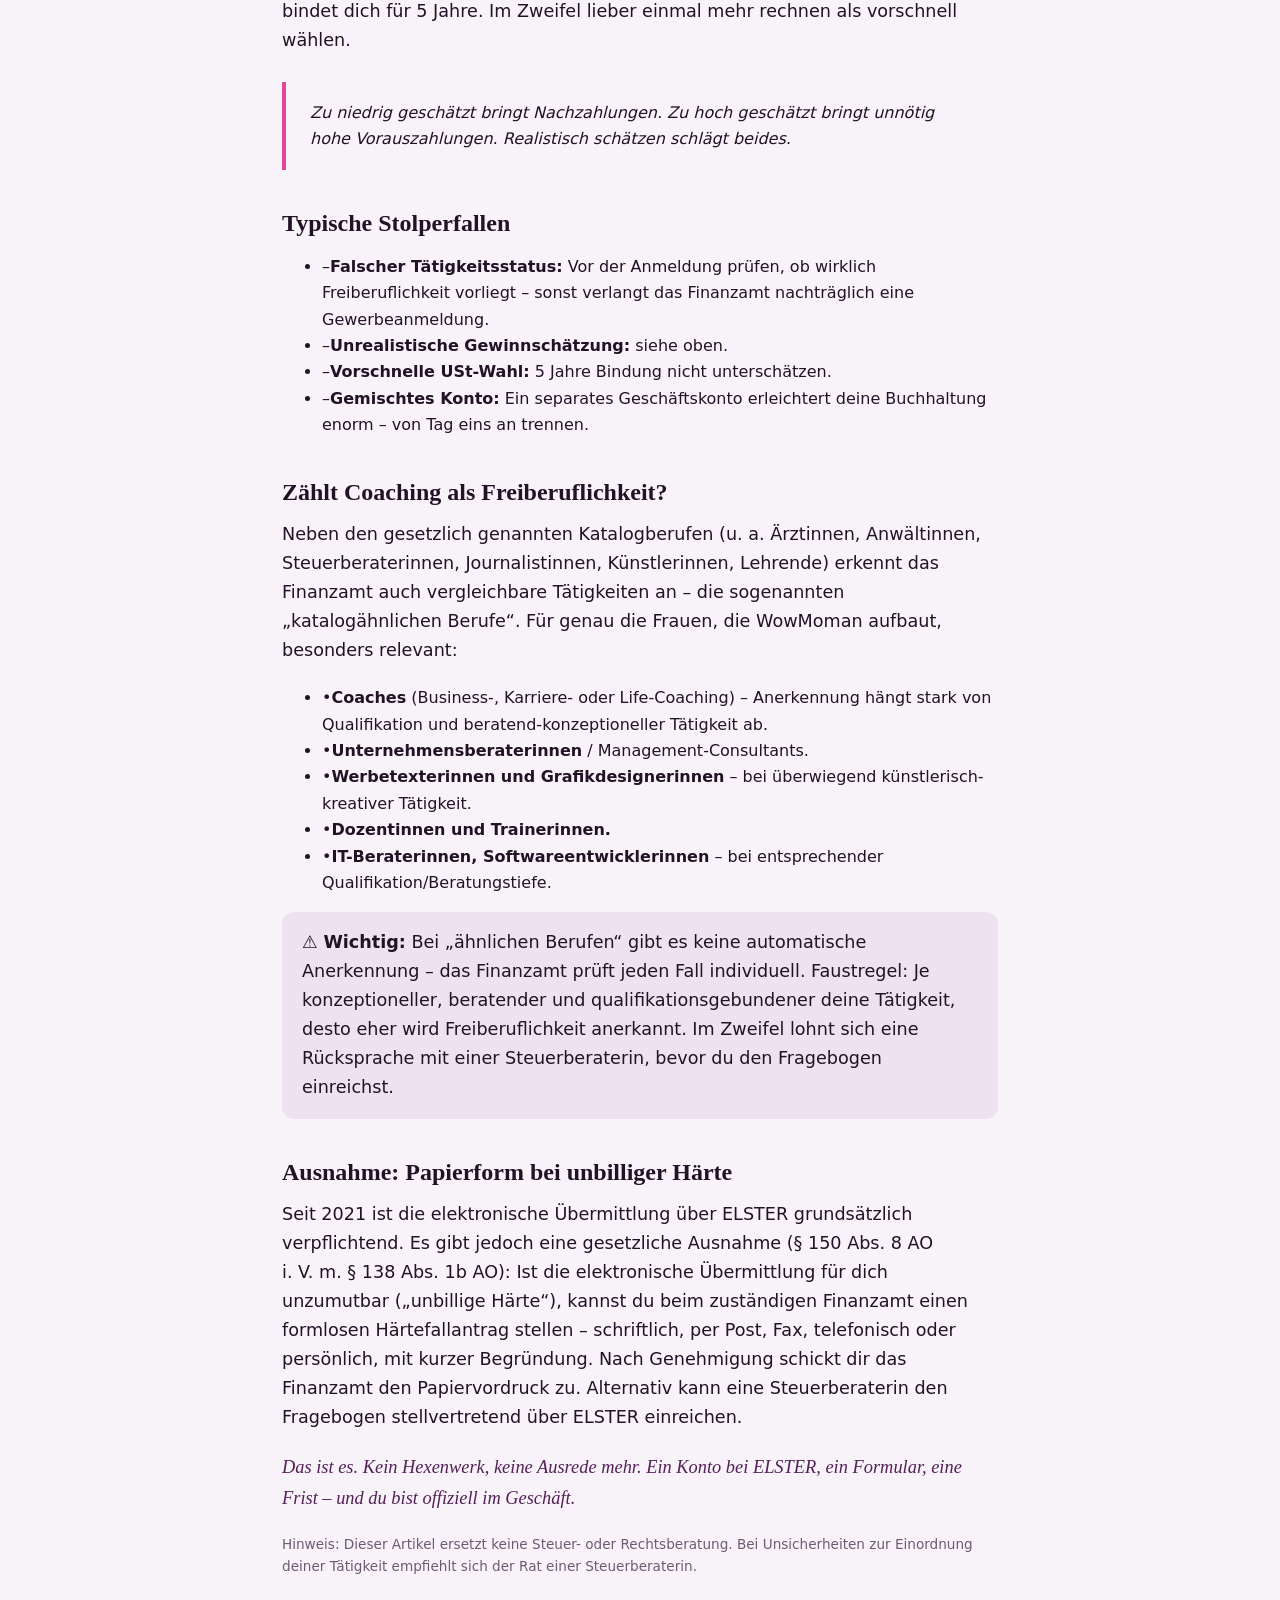
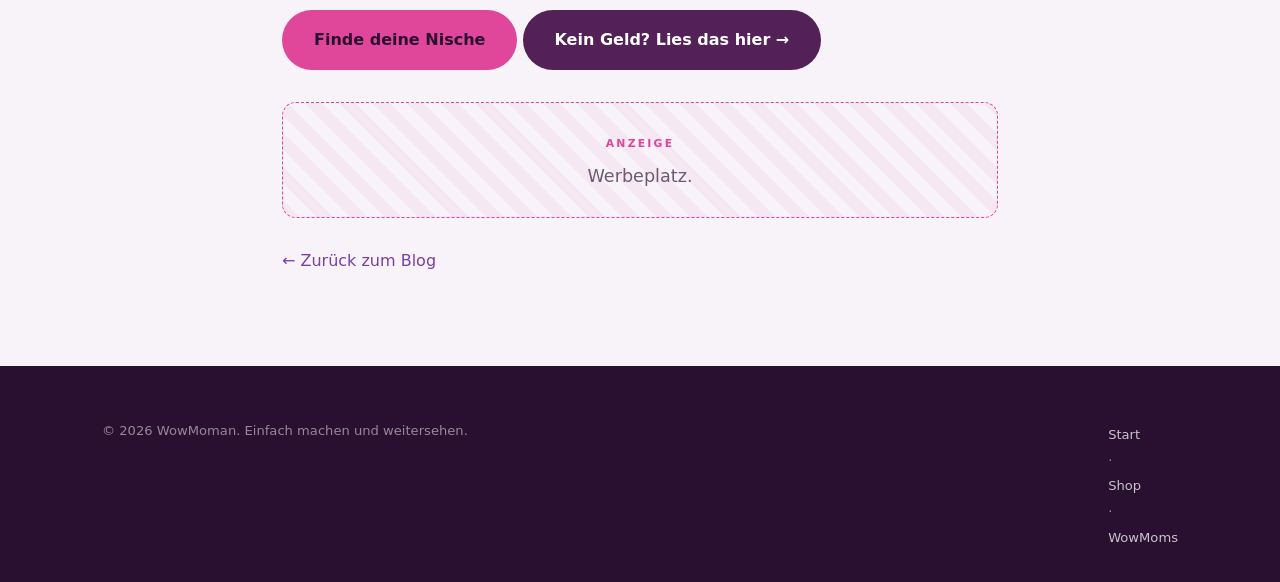
<file: blog-freiberuflerin.html>
<!DOCTYPE html>
<html lang="de">
<head>
  <meta charset="UTF-8" />
  <meta name="viewport" content="width=device-width, initial-scale=1.0" />
  <title>Freiberuflerin werden: So meldest du dich beim Finanzamt an | WowMoman</title>
  <meta name="description" content="Fragebogen zur steuerlichen Erfassung, ELSTER, Kleinunternehmerregelung: der Schritt-für-Schritt-Guide für Frauen, die als Coachin, Beraterin oder Kreative freiberuflich starten." />
  <link rel="stylesheet" href="assets/styles.css" />
  <link rel="icon" href="assets/favicon.ico" sizes="any" />
  <link rel="icon" type="image/png" sizes="32x32" href="assets/img/favicon-32.png" />
  <link rel="apple-touch-icon" href="assets/img/apple-touch-icon.png" />
</head>
<body>

  <nav class="nav">
    <div class="container">
      <a href="index.html" class="brand">Wow<span>Moman</span></a>
      <button class="nav-toggle" aria-label="Menü">&#9776;</button>
      <div class="nav-links">
        <a href="index.html">Start</a>
        <a href="index.html#saeulen">Methode</a>
        <a href="index.html#wahrheit">Keine Ausreden</a>
        <a href="nischen.html">Dein Business</a>
        <a href="blog.html" class="active">Blog</a>
        <a href="shop.html">Shop</a>
        <a href="wowmoms.html">WowMoms</a>
        <a href="hater.html">Hater</a>
        <a href="index.html#newsletter" class="pill">Kostenlos starten</a>
      </div>
    </div>
  </nav>

  <section>
    <div class="container article">
      <p class="eyebrow reveal">Dein Business &middot; Ratgeber</p>
      <h1 class="reveal">Freiberuflerin werden: So meldest du dich beim Finanzamt an</h1>
      <p class="meta reveal">Von WowMoman &middot; Rubrik: Dein Business</p>

      <div class="reveal">
        <p>
          Du hast eine Idee, ein Angebot, vielleicht schon die ersten Kundinnen &ndash; und jetzt?
          Für die meisten Frauen, die als Coachin, Beraterin oder Kreative starten, ist der
          Papierkram der Punkt, an dem der Mut ins Stocken gerät. Muss nicht sein. Hier ist der
          komplette Ablauf, Schritt für Schritt, ohne Steuerberater-Deutsch.
        </p>

        <h2>1. Vorab: Bin ich wirklich freiberuflich?</h2>
        <p>
          Anders als Gewerbetreibende melden sich Freiberuflerinnen nicht beim Gewerbeamt,
          sondern ausschließlich beim Finanzamt &ndash; das spart dir sogar einen Behördengang.
          Ob deine Tätigkeit als freiberuflich anerkannt wird, entscheidet das Finanzamt anhand
          von &sect; 18 Abs. 1 EStG. Maßgeblich sind die sogenannten <strong>Katalogberufe</strong>
          und ihnen &bdquo;ähnliche&ldquo; Tätigkeiten. Nicht deine Berufsbezeichnung zählt,
          sondern die tatsächlich ausgeübte Tätigkeit und deine fachliche Qualifikation.
        </p>

        <h2>2. Der Ablauf Schritt für Schritt</h2>
        <ul class="steps" style="grid-template-columns:1fr;text-align:left;">
          <li><span class="k">01</span><strong>ELSTER-Konto einrichten.</strong> Auf elster.de registrieren, falls noch nicht vorhanden. Die Registrierung dauert wegen des Aktivierungsbriefs per Post ca. 1&ndash;2 Wochen &ndash; am besten sofort starten.</li>
          <li><span class="k">02</span><strong>Fragebogen zur steuerlichen Erfassung ausfüllen.</strong> In ELSTER unter &bdquo;Formulare &amp; Leistungen&ldquo; &rarr; &bdquo;Alle Formulare&ldquo; den Fragebogen (Variante für Einzelunternehmen) auswählen. Wichtig: persönliche Daten, Art der Tätigkeit, voraussichtlicher Gewinn im Gründungs- und Folgejahr sowie die Wahl zur Kleinunternehmerregelung.</li>
          <li><span class="k">03</span><strong>Frist beachten.</strong> Der Fragebogen muss innerhalb eines Monats nach Aufnahme der Tätigkeit eingereicht werden (&sect; 138 AO).</li>
          <li><span class="k">04</span><strong>Elektronisch übermitteln.</strong> Seit 2021 ist die Einreichung ausschließlich digital über ELSTER vorgeschrieben. Zusammenfassung und Übermittlungsprotokoll speichern.</li>
          <li><span class="k">05</span><strong>Steuernummer abwarten.</strong> Nach ca. 2&ndash;6 Wochen erhältst du vom Finanzamt deine persönliche Steuernummer &ndash; die brauchst du zwingend für ordnungsgemäße Rechnungen.</li>
        </ul>
        <p>
          Optional: Bei internationalen Kundinnen kannst du zusätzlich eine
          Umsatzsteuer-Identifikationsnummer (USt-IdNr.) beim Bundeszentralamt für Steuern
          beantragen (Bearbeitung bis zu 2 Monate, online schneller möglich).
        </p>

        <h2>Die Kleinunternehmerregelung &ndash; deine wichtigste Entscheidung</h2>
        <p>
          Die Kleinunternehmerregelung (&sect; 19 UStG) ist möglich, wenn dein Umsatz im
          Gründungsjahr voraussichtlich 25.000&nbsp;&euro; und im Folgejahr 100.000&nbsp;&euro;
          nicht übersteigt. Das bedeutet: keine Umsatzsteuer auf deinen Rechnungen, weniger
          Bürokratie &ndash; ideal für den Start. Aber Achtung: Der Verzicht auf die Regelung
          bindet dich für 5 Jahre. Im Zweifel lieber einmal mehr rechnen als vorschnell wählen.
        </p>

        <blockquote>
          Zu niedrig geschätzt bringt Nachzahlungen. Zu hoch geschätzt bringt unnötig hohe
          Vorauszahlungen. Realistisch schätzen schlägt beides.
        </blockquote>

        <h2>Typische Stolperfallen</h2>
        <ul class="steps" style="grid-template-columns:1fr;text-align:left;">
          <li><span class="k">&ndash;</span><strong>Falscher Tätigkeitsstatus:</strong> Vor der Anmeldung prüfen, ob wirklich Freiberuflichkeit vorliegt &ndash; sonst verlangt das Finanzamt nachträglich eine Gewerbeanmeldung.</li>
          <li><span class="k">&ndash;</span><strong>Unrealistische Gewinnschätzung:</strong> siehe oben.</li>
          <li><span class="k">&ndash;</span><strong>Vorschnelle USt-Wahl:</strong> 5 Jahre Bindung nicht unterschätzen.</li>
          <li><span class="k">&ndash;</span><strong>Gemischtes Konto:</strong> Ein separates Geschäftskonto erleichtert deine Buchhaltung enorm &ndash; von Tag eins an trennen.</li>
        </ul>

        <h2>Zählt Coaching als Freiberuflichkeit?</h2>
        <p>
          Neben den gesetzlich genannten Katalogberufen (u.&nbsp;a. Ärztinnen, Anwältinnen,
          Steuerberaterinnen, Journalistinnen, Künstlerinnen, Lehrende) erkennt das Finanzamt
          auch vergleichbare Tätigkeiten an &ndash; die sogenannten &bdquo;katalogähnlichen
          Berufe&ldquo;. Für genau die Frauen, die WowMoman aufbaut, besonders relevant:
        </p>
        <ul class="steps" style="grid-template-columns:1fr;text-align:left;">
          <li><span class="k">&bull;</span><strong>Coaches</strong> (Business-, Karriere- oder Life-Coaching) &ndash; Anerkennung hängt stark von Qualifikation und beratend-konzeptioneller Tätigkeit ab.</li>
          <li><span class="k">&bull;</span><strong>Unternehmensberaterinnen</strong> / Management-Consultants.</li>
          <li><span class="k">&bull;</span><strong>Werbetexterinnen und Grafikdesignerinnen</strong> &ndash; bei überwiegend künstlerisch-kreativer Tätigkeit.</li>
          <li><span class="k">&bull;</span><strong>Dozentinnen und Trainerinnen.</strong></li>
          <li><span class="k">&bull;</span><strong>IT-Beraterinnen, Softwareentwicklerinnen</strong> &ndash; bei entsprechender Qualifikation/Beratungstiefe.</li>
        </ul>
        <p style="background:var(--sand-200);border-radius:12px;padding:16px 20px;">
          &#9888; <strong>Wichtig:</strong> Bei &bdquo;ähnlichen Berufen&ldquo; gibt es keine
          automatische Anerkennung &ndash; das Finanzamt prüft jeden Fall individuell.
          Faustregel: Je konzeptioneller, beratender und qualifikationsgebundener deine
          Tätigkeit, desto eher wird Freiberuflichkeit anerkannt. Im Zweifel lohnt sich eine
          Rücksprache mit einer Steuerberaterin, bevor du den Fragebogen einreichst.
        </p>

        <h2>Ausnahme: Papierform bei unbilliger Härte</h2>
        <p>
          Seit 2021 ist die elektronische Übermittlung über ELSTER grundsätzlich verpflichtend.
          Es gibt jedoch eine gesetzliche Ausnahme (&sect; 150 Abs. 8 AO i.&nbsp;V.&nbsp;m.
          &sect; 138 Abs. 1b AO): Ist die elektronische Übermittlung für dich unzumutbar
          (&bdquo;unbillige Härte&ldquo;), kannst du beim zuständigen Finanzamt einen formlosen
          Härtefallantrag stellen &ndash; schriftlich, per Post, Fax, telefonisch oder persönlich,
          mit kurzer Begründung. Nach Genehmigung schickt dir das Finanzamt den Papiervordruck
          zu. Alternativ kann eine Steuerberaterin den Fragebogen stellvertretend über ELSTER
          einreichen.
        </p>

        <p style="font-family:var(--font-head);font-style:italic;color:var(--teal-700,var(--violett-600));font-size:1.15rem;">
          Das ist es. Kein Hexenwerk, keine Ausrede mehr. Ein Konto bei ELSTER, ein Formular,
          eine Frist &ndash; und du bist offiziell im Geschäft.
        </p>
        <p style="font-size:.85rem;color:var(--muted);">
          Hinweis: Dieser Artikel ersetzt keine Steuer- oder Rechtsberatung. Bei Unsicherheiten
          zur Einordnung deiner Tätigkeit empfiehlt sich der Rat einer Steuerberaterin.
        </p>
      </div>

      <div style="margin:32px 0;">
        <a href="nischen.html" class="btn btn-primary">Finde deine Nische</a>
        <a href="blog-0euro.html" class="btn btn-dark">Kein Geld? Lies das hier &rarr;</a>
      </div>

      <div class="ad-slot reveal">
        <span class="label">Anzeige</span>
        <p style="margin:6px 0 0;">Werbeplatz.</p>
      </div>

      <a href="blog.html" class="more reveal">&larr; Zurück zum Blog</a>
    </div>
  </section>

  <footer>
    <div class="container">
      <div class="foot-bottom" style="border:0;margin:0;padding:0;">
        <span>&copy; 2026 WowMoman. Einfach machen und weitersehen.</span>
        <span><a href="index.html">Start</a> &middot; <a href="shop.html">Shop</a> &middot; <a href="wowmoms.html">WowMoms</a></span>
      </div>
    </div>
  </footer>

  <script src="assets/app.js"></script>
</body>
</html>
</file>
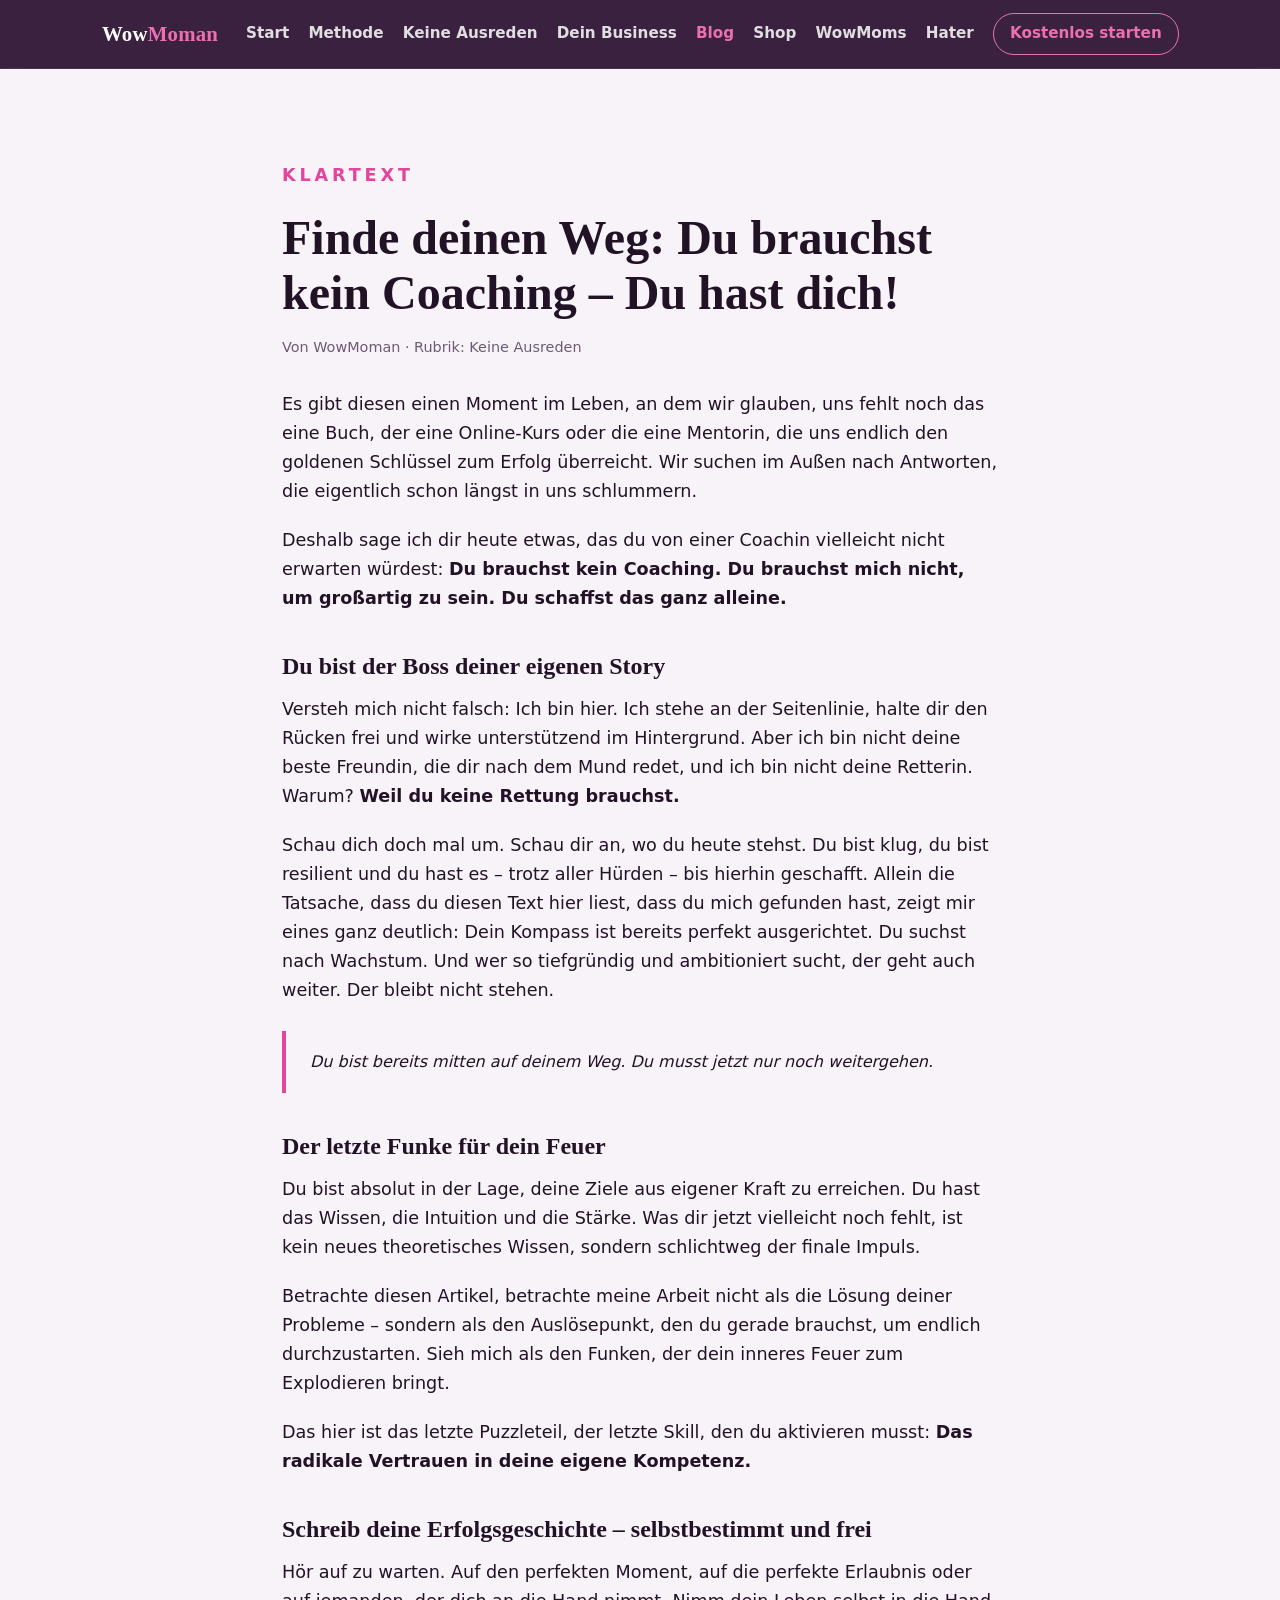
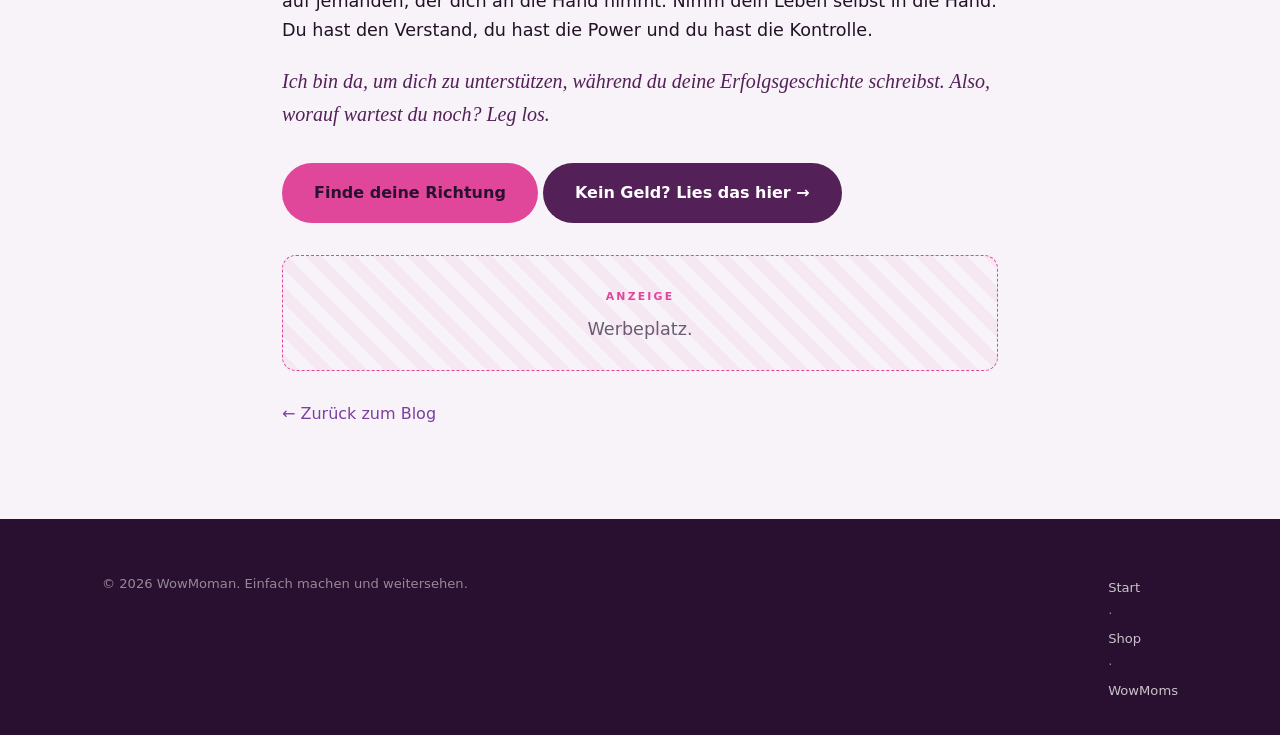
<file: blog-kein-coaching.html>
<!DOCTYPE html>
<html lang="de">
<head>
  <meta charset="UTF-8" />
  <meta name="viewport" content="width=device-width, initial-scale=1.0" />
  <title>Du brauchst kein Coaching &ndash; Du hast dich! | WowMoman</title>
  <meta name="description" content="Finde deinen Weg: Du brauchst kein Coaching, keine Retterin und keine Erlaubnis. Du brauchst radikales Vertrauen in deine eigene Kompetenz &ndash; und den letzten Funken." />
  <link rel="stylesheet" href="assets/styles.css" />
  <link rel="icon" href="assets/favicon.ico" sizes="any" />
  <link rel="icon" type="image/png" sizes="32x32" href="assets/img/favicon-32.png" />
  <link rel="apple-touch-icon" href="assets/img/apple-touch-icon.png" />
</head>
<body>

  <nav class="nav">
    <div class="container">
      <a href="index.html" class="brand">Wow<span>Moman</span></a>
      <button class="nav-toggle" aria-label="Menü">&#9776;</button>
      <div class="nav-links">
        <a href="index.html">Start</a>
        <a href="index.html#saeulen">Methode</a>
        <a href="index.html#wahrheit">Keine Ausreden</a>
        <a href="nischen.html">Dein Business</a>
        <a href="blog.html" class="active">Blog</a>
        <a href="shop.html">Shop</a>
        <a href="wowmoms.html">WowMoms</a>
        <a href="hater.html">Hater</a>
        <a href="index.html#newsletter" class="pill">Kostenlos starten</a>
      </div>
    </div>
  </nav>

  <section>
    <div class="container article">
      <p class="eyebrow reveal">Klartext</p>
      <h1 class="reveal">Finde deinen Weg: Du brauchst kein Coaching &ndash; Du hast dich!</h1>
      <p class="meta reveal">Von WowMoman &middot; Rubrik: Keine Ausreden</p>

      <div class="reveal">
        <p>
          Es gibt diesen einen Moment im Leben, an dem wir glauben, uns fehlt noch das eine Buch,
          der eine Online-Kurs oder die eine Mentorin, die uns endlich den goldenen Schlüssel zum
          Erfolg überreicht. Wir suchen im Außen nach Antworten, die eigentlich schon längst in
          uns schlummern.
        </p>
        <p>
          Deshalb sage ich dir heute etwas, das du von einer Coachin vielleicht nicht erwarten
          würdest: <strong>Du brauchst kein Coaching. Du brauchst mich nicht, um großartig zu
          sein. Du schaffst das ganz alleine.</strong>
        </p>

        <h2>Du bist der Boss deiner eigenen Story</h2>
        <p>
          Versteh mich nicht falsch: Ich bin hier. Ich stehe an der Seitenlinie, halte dir den
          Rücken frei und wirke unterstützend im Hintergrund. Aber ich bin nicht deine beste
          Freundin, die dir nach dem Mund redet, und ich bin nicht deine Retterin. Warum?
          <strong>Weil du keine Rettung brauchst.</strong>
        </p>
        <p>
          Schau dich doch mal um. Schau dir an, wo du heute stehst. Du bist klug, du bist
          resilient und du hast es &ndash; trotz aller Hürden &ndash; bis hierhin geschafft. Allein die
          Tatsache, dass du diesen Text hier liest, dass du mich gefunden hast, zeigt mir eines
          ganz deutlich: Dein Kompass ist bereits perfekt ausgerichtet. Du suchst nach Wachstum.
          Und wer so tiefgründig und ambitioniert sucht, der geht auch weiter. Der bleibt nicht
          stehen.
        </p>
        <blockquote>
          Du bist bereits mitten auf deinem Weg. Du musst jetzt nur noch weitergehen.
        </blockquote>

        <h2>Der letzte Funke für dein Feuer</h2>
        <p>
          Du bist absolut in der Lage, deine Ziele aus eigener Kraft zu erreichen. Du hast das
          Wissen, die Intuition und die Stärke. Was dir jetzt vielleicht noch fehlt, ist kein
          neues theoretisches Wissen, sondern schlichtweg der finale Impuls.
        </p>
        <p>
          Betrachte diesen Artikel, betrachte meine Arbeit nicht als die Lösung deiner Probleme
          &ndash; sondern als den Auslösepunkt, den du gerade brauchst, um endlich durchzustarten.
          Sieh mich als den Funken, der dein inneres Feuer zum Explodieren bringt.
        </p>
        <p>
          Das hier ist das letzte Puzzleteil, der letzte Skill, den du aktivieren musst:
          <strong>Das radikale Vertrauen in deine eigene Kompetenz.</strong>
        </p>

        <h2>Schreib deine Erfolgsgeschichte &ndash; selbstbestimmt und frei</h2>
        <p>
          Hör auf zu warten. Auf den perfekten Moment, auf die perfekte Erlaubnis oder auf
          jemanden, der dich an die Hand nimmt. Nimm dein Leben selbst in die Hand. Du hast den
          Verstand, du hast die Power und du hast die Kontrolle.
        </p>
        <p style="font-family:var(--font-head);font-style:italic;color:var(--teal-700);font-size:1.25rem;">
          Ich bin da, um dich zu unterstützen, während du deine Erfolgsgeschichte schreibst.
          Also, worauf wartest du noch? Leg los.
        </p>
      </div>

      <div style="margin:32px 0;">
        <a href="nischen.html" class="btn btn-primary">Finde deine Richtung</a>
        <a href="blog-0euro.html" class="btn btn-dark">Kein Geld? Lies das hier &rarr;</a>
      </div>

      <div class="ad-slot reveal">
        <span class="label">Anzeige</span>
        <p style="margin:6px 0 0;">Werbeplatz.</p>
      </div>

      <a href="blog.html" class="more reveal">&larr; Zurück zum Blog</a>
    </div>
  </section>

  <footer>
    <div class="container">
      <div class="foot-bottom" style="border:0;margin:0;padding:0;">
        <span>&copy; 2026 WowMoman. Einfach machen und weitersehen.</span>
        <span><a href="index.html">Start</a> &middot; <a href="shop.html">Shop</a> &middot; <a href="wowmoms.html">WowMoms</a></span>
      </div>
    </div>
  </footer>

  <script src="assets/app.js"></script>
</body>
</html>
</file>
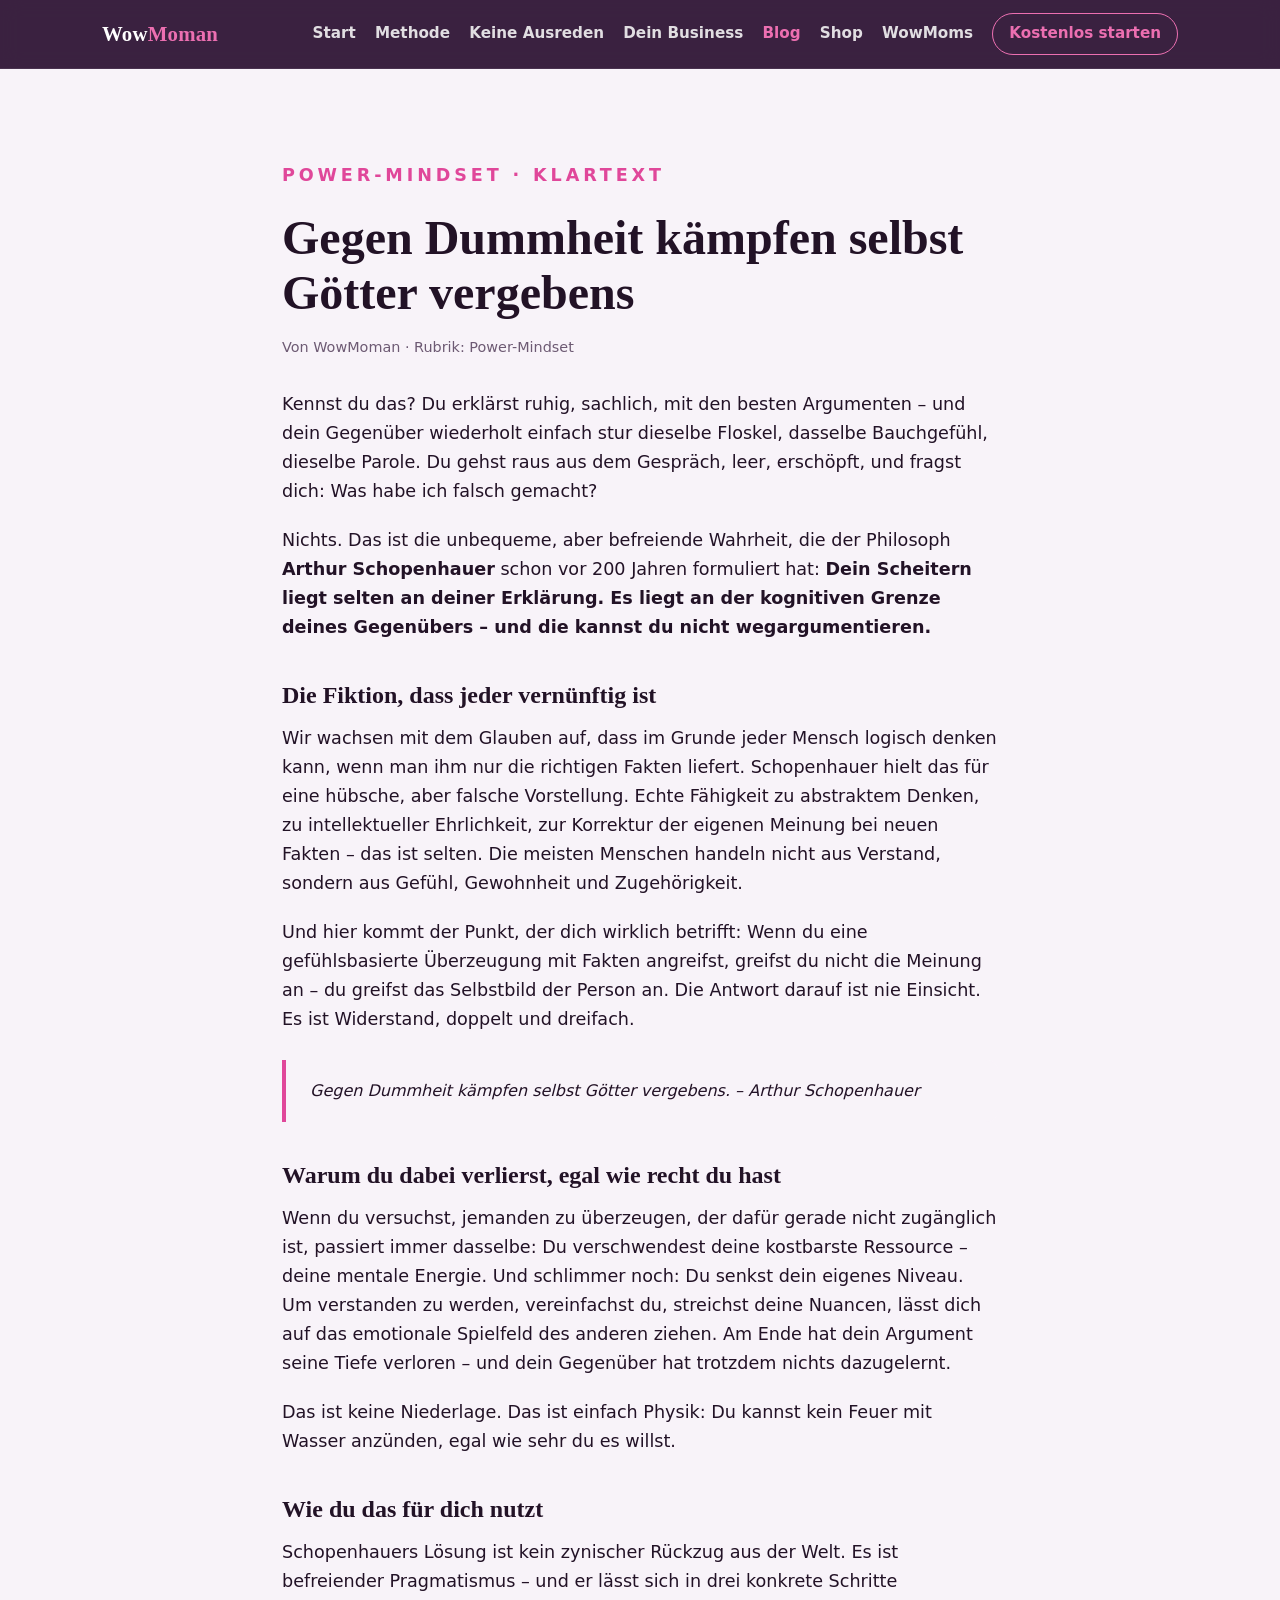
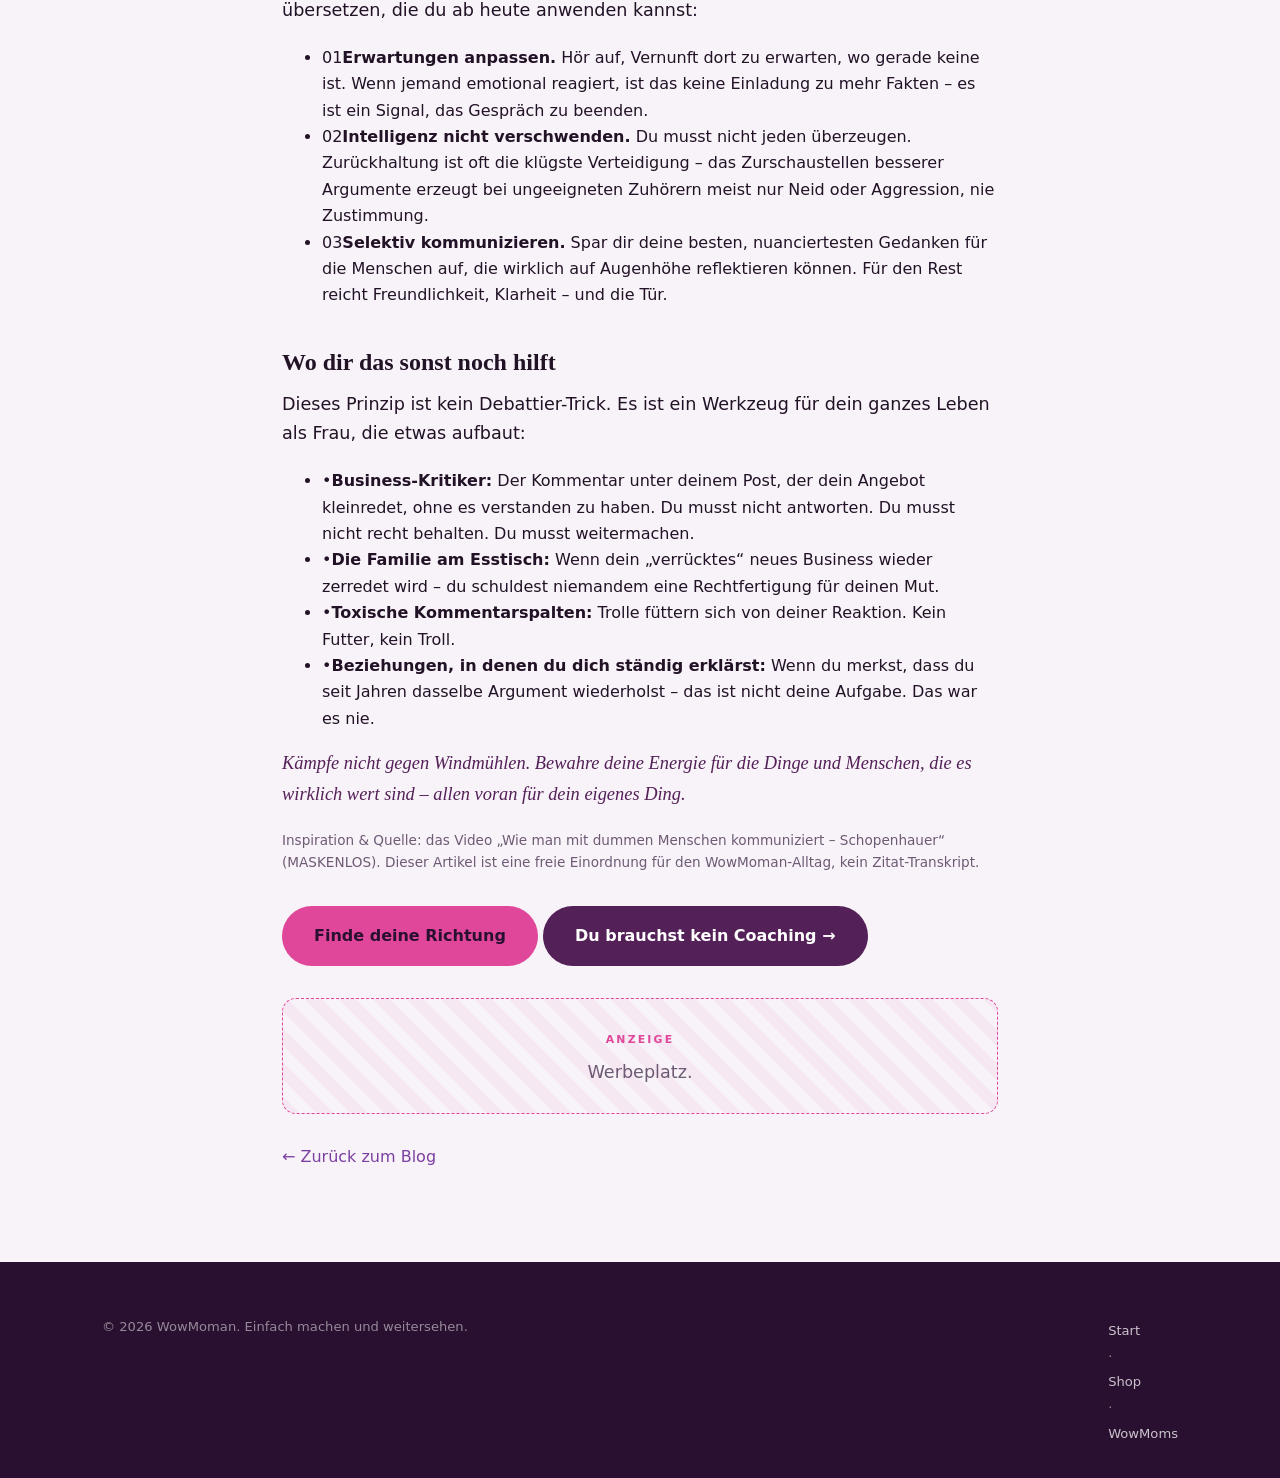
<file: blog-schopenhauer.html>
<!DOCTYPE html>
<html lang="de">
<head>
  <meta charset="UTF-8" />
  <meta name="viewport" content="width=device-width, initial-scale=1.0" />
  <title>Gegen Dummheit kämpfen selbst Götter vergebens – Schopenhauer für dein Business | WowMoman</title>
  <meta name="description" content="Warum du aufhören solltest, mit jedem zu diskutieren: Arthur Schopenhauers radikaler Realismus als Werkzeug für mentale Klarheit, Grenzen und Energie-Management im Business und Alltag." />
  <link rel="stylesheet" href="assets/styles.css" />
  <link rel="icon" href="assets/favicon.ico" sizes="any" />
  <link rel="icon" type="image/png" sizes="32x32" href="assets/img/favicon-32.png" />
  <link rel="apple-touch-icon" href="assets/img/apple-touch-icon.png" />
</head>
<body>

  <nav class="nav">
    <div class="container">
      <a href="index.html" class="brand">Wow<span>Moman</span></a>
      <button class="nav-toggle" aria-label="Menü">&#9776;</button>
      <div class="nav-links">
        <a href="index.html">Start</a>
        <a href="index.html#saeulen">Methode</a>
        <a href="index.html#wahrheit">Keine Ausreden</a>
        <a href="nischen.html">Dein Business</a>
        <a href="blog.html" class="active">Blog</a>
        <a href="shop.html">Shop</a>
        <a href="wowmoms.html">WowMoms</a>
        <a href="index.html#newsletter" class="pill">Kostenlos starten</a>
      </div>
    </div>
  </nav>

  <section>
    <div class="container article">
      <p class="eyebrow reveal">Power-Mindset &middot; Klartext</p>
      <h1 class="reveal">Gegen Dummheit kämpfen selbst Götter vergebens</h1>
      <p class="meta reveal">Von WowMoman &middot; Rubrik: Power-Mindset</p>

      <div class="reveal">
        <p>
          Kennst du das? Du erklärst ruhig, sachlich, mit den besten Argumenten &ndash; und
          dein Gegenüber wiederholt einfach stur dieselbe Floskel, dasselbe Bauchgefühl, dieselbe
          Parole. Du gehst raus aus dem Gespräch, leer, erschöpft, und fragst dich: Was habe ich
          falsch gemacht?
        </p>
        <p>
          Nichts. Das ist die unbequeme, aber befreiende Wahrheit, die der Philosoph
          <strong>Arthur Schopenhauer</strong> schon vor 200 Jahren formuliert hat:
          <strong>Dein Scheitern liegt selten an deiner Erklärung. Es liegt an der kognitiven
          Grenze deines Gegenübers &ndash; und die kannst du nicht wegargumentieren.</strong>
        </p>

        <h2>Die Fiktion, dass jeder vernünftig ist</h2>
        <p>
          Wir wachsen mit dem Glauben auf, dass im Grunde jeder Mensch logisch denken kann, wenn
          man ihm nur die richtigen Fakten liefert. Schopenhauer hielt das für eine hübsche,
          aber falsche Vorstellung. Echte Fähigkeit zu abstraktem Denken, zu intellektueller
          Ehrlichkeit, zur Korrektur der eigenen Meinung bei neuen Fakten &ndash; das ist selten.
          Die meisten Menschen handeln nicht aus Verstand, sondern aus Gefühl, Gewohnheit und
          Zugehörigkeit.
        </p>
        <p>
          Und hier kommt der Punkt, der dich wirklich betrifft: Wenn du eine gefühlsbasierte
          Überzeugung mit Fakten angreifst, greifst du nicht die Meinung an &ndash; du greifst das
          Selbstbild der Person an. Die Antwort darauf ist nie Einsicht. Es ist Widerstand,
          doppelt und dreifach.
        </p>

        <blockquote>
          Gegen Dummheit kämpfen selbst Götter vergebens. &ndash; Arthur Schopenhauer
        </blockquote>

        <h2>Warum du dabei verlierst, egal wie recht du hast</h2>
        <p>
          Wenn du versuchst, jemanden zu überzeugen, der dafür gerade nicht zugänglich ist,
          passiert immer dasselbe: Du verschwendest deine kostbarste Ressource &ndash; deine
          mentale Energie. Und schlimmer noch: Du senkst dein eigenes Niveau. Um verstanden zu
          werden, vereinfachst du, streichst deine Nuancen, lässt dich auf das emotionale
          Spielfeld des anderen ziehen. Am Ende hat dein Argument seine Tiefe verloren &ndash;
          und dein Gegenüber hat trotzdem nichts dazugelernt.
        </p>
        <p>
          Das ist keine Niederlage. Das ist einfach Physik: Du kannst kein Feuer mit Wasser
          anzünden, egal wie sehr du es willst.
        </p>

        <h2>Wie du das für dich nutzt</h2>
        <p>
          Schopenhauers Lösung ist kein zynischer Rückzug aus der Welt. Es ist befreiender
          Pragmatismus &ndash; und er lässt sich in drei konkrete Schritte übersetzen, die du ab
          heute anwenden kannst:
        </p>
        <ul class="steps" style="grid-template-columns:1fr;text-align:left;">
          <li><span class="k">01</span><strong>Erwartungen anpassen.</strong> Hör auf, Vernunft dort zu erwarten, wo gerade keine ist. Wenn jemand emotional reagiert, ist das keine Einladung zu mehr Fakten &ndash; es ist ein Signal, das Gespräch zu beenden.</li>
          <li><span class="k">02</span><strong>Intelligenz nicht verschwenden.</strong> Du musst nicht jeden überzeugen. Zurückhaltung ist oft die klügste Verteidigung &ndash; das Zurschaustellen besserer Argumente erzeugt bei ungeeigneten Zuhörern meist nur Neid oder Aggression, nie Zustimmung.</li>
          <li><span class="k">03</span><strong>Selektiv kommunizieren.</strong> Spar dir deine besten, nuanciertesten Gedanken für die Menschen auf, die wirklich auf Augenhöhe reflektieren können. Für den Rest reicht Freundlichkeit, Klarheit &ndash; und die Tür.</li>
        </ul>

        <h2>Wo dir das sonst noch hilft</h2>
        <p>
          Dieses Prinzip ist kein Debattier-Trick. Es ist ein Werkzeug für dein ganzes Leben als
          Frau, die etwas aufbaut:
        </p>
        <ul class="steps" style="grid-template-columns:1fr;text-align:left;">
          <li><span class="k">&bull;</span><strong>Business-Kritiker:</strong> Der Kommentar unter deinem Post, der dein Angebot kleinredet, ohne es verstanden zu haben. Du musst nicht antworten. Du musst nicht recht behalten. Du musst weitermachen.</li>
          <li><span class="k">&bull;</span><strong>Die Familie am Esstisch:</strong> Wenn dein &bdquo;verrücktes&ldquo; neues Business wieder zerredet wird &ndash; du schuldest niemandem eine Rechtfertigung für deinen Mut.</li>
          <li><span class="k">&bull;</span><strong>Toxische Kommentarspalten:</strong> Trolle füttern sich von deiner Reaktion. Kein Futter, kein Troll.</li>
          <li><span class="k">&bull;</span><strong>Beziehungen, in denen du dich ständig erklärst:</strong> Wenn du merkst, dass du seit Jahren dasselbe Argument wiederholst &ndash; das ist nicht deine Aufgabe. Das war es nie.</li>
        </ul>

        <p style="font-family:var(--font-head);font-style:italic;color:var(--teal-700,var(--violett-600));font-size:1.15rem;">
          Kämpfe nicht gegen Windmühlen. Bewahre deine Energie für die Dinge und Menschen, die es
          wirklich wert sind &ndash; allen voran für dein eigenes Ding.
        </p>
        <p style="font-size:.85rem;color:var(--muted);">
          Inspiration &amp; Quelle: das Video &bdquo;Wie man mit dummen Menschen kommuniziert &ndash;
          Schopenhauer&ldquo; (MASKENLOS). Dieser Artikel ist eine freie Einordnung für den
          WowMoman-Alltag, kein Zitat-Transkript.
        </p>
      </div>

      <div style="margin:32px 0;">
        <a href="nischen.html" class="btn btn-primary">Finde deine Richtung</a>
        <a href="blog-kein-coaching.html" class="btn btn-dark">Du brauchst kein Coaching &rarr;</a>
      </div>

      <div class="ad-slot reveal">
        <span class="label">Anzeige</span>
        <p style="margin:6px 0 0;">Werbeplatz.</p>
      </div>

      <a href="blog.html" class="more reveal">&larr; Zurück zum Blog</a>
    </div>
  </section>

  <footer>
    <div class="container">
      <div class="foot-bottom" style="border:0;margin:0;padding:0;">
        <span>&copy; 2026 WowMoman. Einfach machen und weitersehen.</span>
        <span><a href="index.html">Start</a> &middot; <a href="shop.html">Shop</a> &middot; <a href="wowmoms.html">WowMoms</a></span>
      </div>
    </div>
  </footer>

  <script src="assets/app.js"></script>
</body>
</html>
</file>
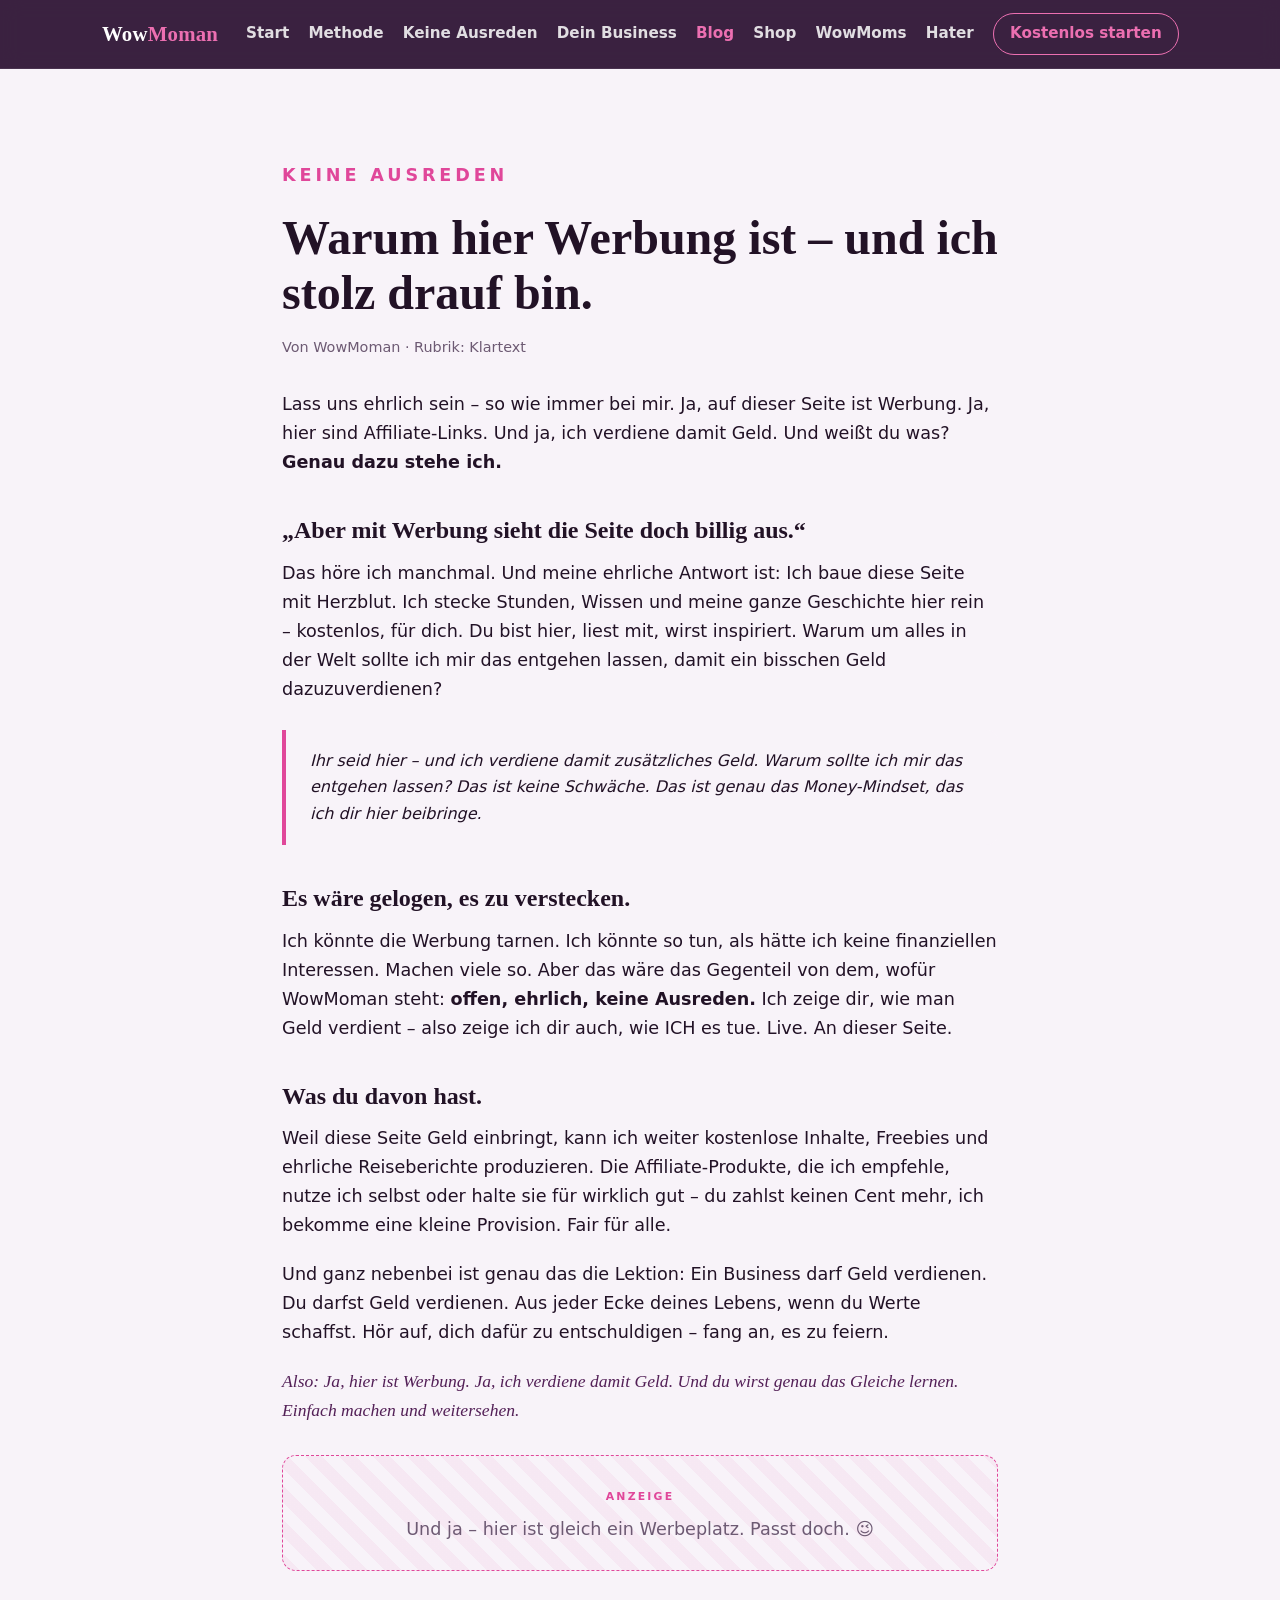
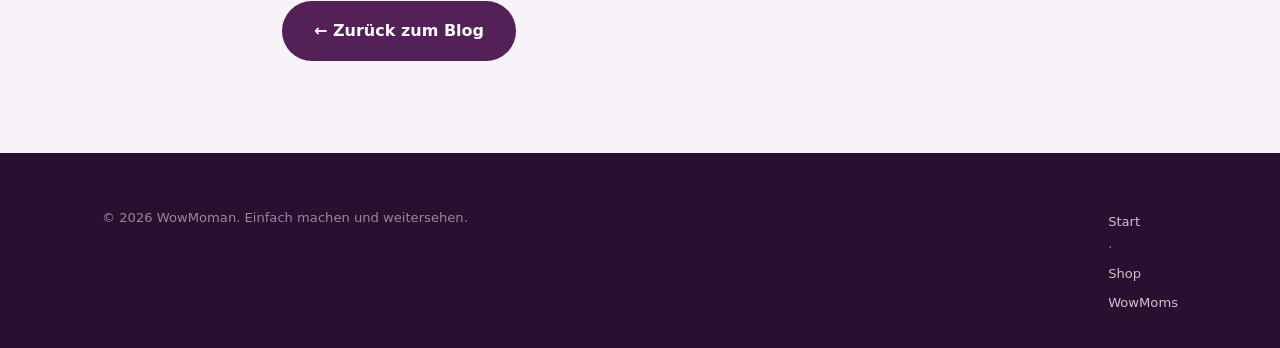
<file: blog-werbung.html>
<!DOCTYPE html>
<html lang="de">
<head>
  <meta charset="UTF-8" />
  <meta name="viewport" content="width=device-width, initial-scale=1.0" />
  <title>Warum hier Werbung ist &ndash; und ich stolz drauf bin | WowMoman</title>
  <meta name="description" content="Klartext über Werbung, Affiliate-Links und Geldverdienen auf WowMoman. Offen, ehrlich, ohne Ausreden." />
  <link rel="stylesheet" href="assets/styles.css" />
  <link rel="icon" href="assets/favicon.ico" sizes="any" />
  <link rel="icon" type="image/png" sizes="32x32" href="assets/img/favicon-32.png" />
  <link rel="apple-touch-icon" href="assets/img/apple-touch-icon.png" />
</head>
<body>

  <nav class="nav">
    <div class="container">
      <a href="index.html" class="brand">Wow<span>Moman</span></a>
      <button class="nav-toggle" aria-label="Menü">&#9776;</button>
      <div class="nav-links">
        <a href="index.html">Start</a>
        <a href="index.html#saeulen">Methode</a>
        <a href="index.html#wahrheit">Keine Ausreden</a>
        <a href="nischen.html">Dein Business</a>
        <a href="blog.html" class="active">Blog</a>
        <a href="shop.html">Shop</a>
        <a href="wowmoms.html">WowMoms</a>
        <a href="hater.html">Hater</a>
        <a href="index.html#newsletter" class="pill">Kostenlos starten</a>
      </div>
    </div>
  </nav>

  <section>
    <div class="container article">
      <p class="eyebrow reveal">Keine Ausreden</p>
      <h1 class="reveal">Warum hier Werbung ist &ndash; und ich stolz drauf bin.</h1>
      <p class="meta reveal">Von WowMoman &middot; Rubrik: Klartext</p>

      <div class="reveal">
        <p>
          Lass uns ehrlich sein &ndash; so wie immer bei mir. Ja, auf dieser Seite ist Werbung.
          Ja, hier sind Affiliate-Links. Und ja, ich verdiene damit Geld. Und weißt du was?
          <strong>Genau dazu stehe ich.</strong>
        </p>

        <h2>&bdquo;Aber mit Werbung sieht die Seite doch billig aus.&ldquo;</h2>
        <p>
          Das höre ich manchmal. Und meine ehrliche Antwort ist: Ich baue diese Seite mit
          Herzblut. Ich stecke Stunden, Wissen und meine ganze Geschichte hier rein &ndash; kostenlos,
          für dich. Du bist hier, liest mit, wirst inspiriert. Warum um alles in der Welt sollte
          ich mir das entgehen lassen, damit ein bisschen Geld dazuzuverdienen?
        </p>

        <blockquote>
          Ihr seid hier &ndash; und ich verdiene damit zusätzliches Geld. Warum sollte ich mir das
          entgehen lassen? Das ist keine Schwäche. Das ist genau das Money-Mindset, das ich dir
          hier beibringe.
        </blockquote>

        <h2>Es wäre gelogen, es zu verstecken.</h2>
        <p>
          Ich könnte die Werbung tarnen. Ich könnte so tun, als hätte ich keine finanziellen
          Interessen. Machen viele so. Aber das wäre das Gegenteil von dem, wofür WowMoman steht:
          <strong>offen, ehrlich, keine Ausreden.</strong> Ich zeige dir, wie man Geld verdient &ndash;
          also zeige ich dir auch, wie ICH es tue. Live. An dieser Seite.
        </p>

        <h2>Was du davon hast.</h2>
        <p>
          Weil diese Seite Geld einbringt, kann ich weiter kostenlose Inhalte, Freebies und
          ehrliche Reiseberichte produzieren. Die Affiliate-Produkte, die ich empfehle, nutze ich
          selbst oder halte sie für wirklich gut &ndash; du zahlst keinen Cent mehr, ich bekomme eine
          kleine Provision. Fair für alle.
        </p>
        <p>
          Und ganz nebenbei ist genau das die Lektion: Ein Business darf Geld verdienen. Du darfst
          Geld verdienen. Aus jeder Ecke deines Lebens, wenn du Werte schaffst. Hör auf, dich dafür
          zu entschuldigen &ndash; fang an, es zu feiern.
        </p>

        <p style="font-family:var(--font-head);font-style:italic;color:var(--teal-700);">
          Also: Ja, hier ist Werbung. Ja, ich verdiene damit Geld. Und du wirst genau das Gleiche
          lernen. Einfach machen und weitersehen.
        </p>
      </div>

      <div class="ad-slot reveal">
        <span class="label">Anzeige</span>
        <p style="margin:6px 0 0;">Und ja &ndash; hier ist gleich ein Werbeplatz. Passt doch. 😉</p>
      </div>

      <a href="blog.html" class="btn btn-dark reveal">&larr; Zurück zum Blog</a>
    </div>
  </section>

  <footer>
    <div class="container">
      <div class="foot-bottom" style="border:0;margin:0;padding:0;">
        <span>&copy; 2026 WowMoman. Einfach machen und weitersehen.</span>
        <span><a href="index.html">Start</a> &middot; <a href="shop.html">Shop</a>
        <a href="wowmoms.html">WowMoms</a></span>
      </div>
    </div>
  </footer>

  <script src="assets/app.js"></script>
</body>
</html>
</file>
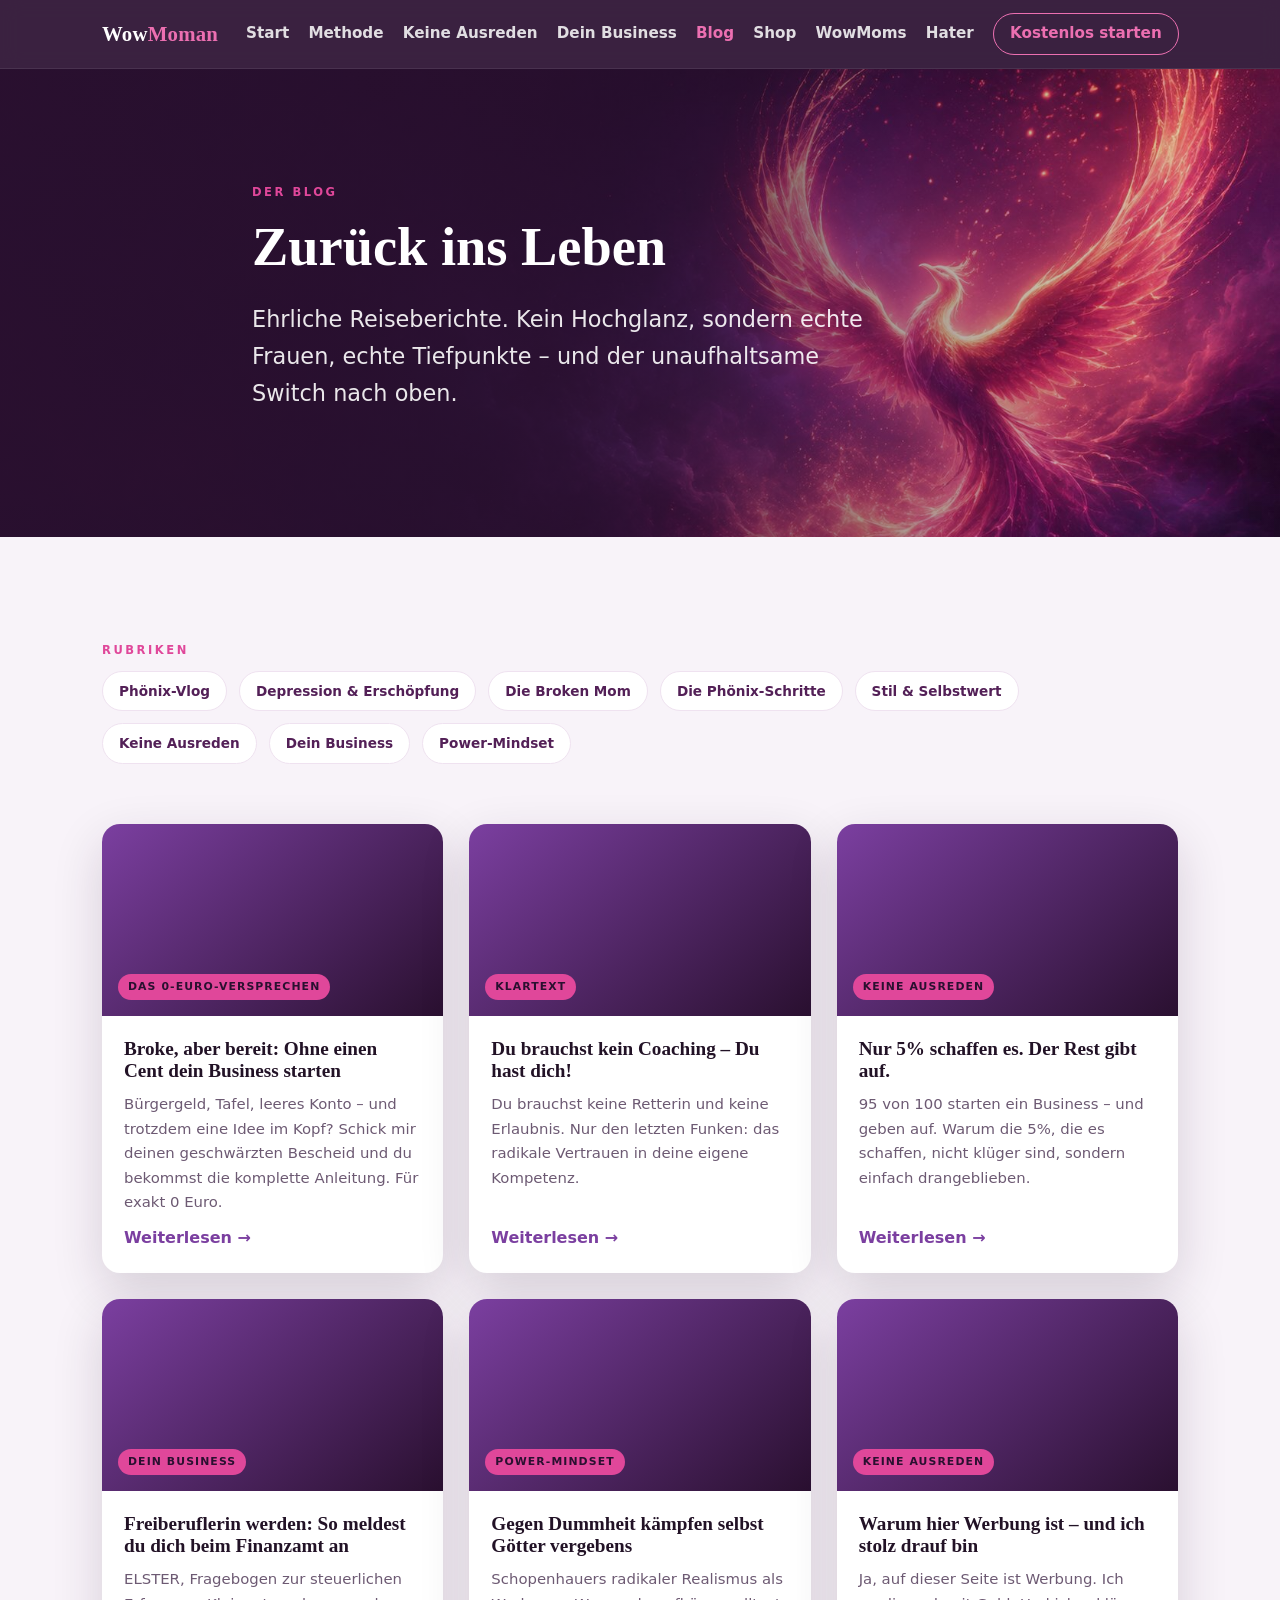
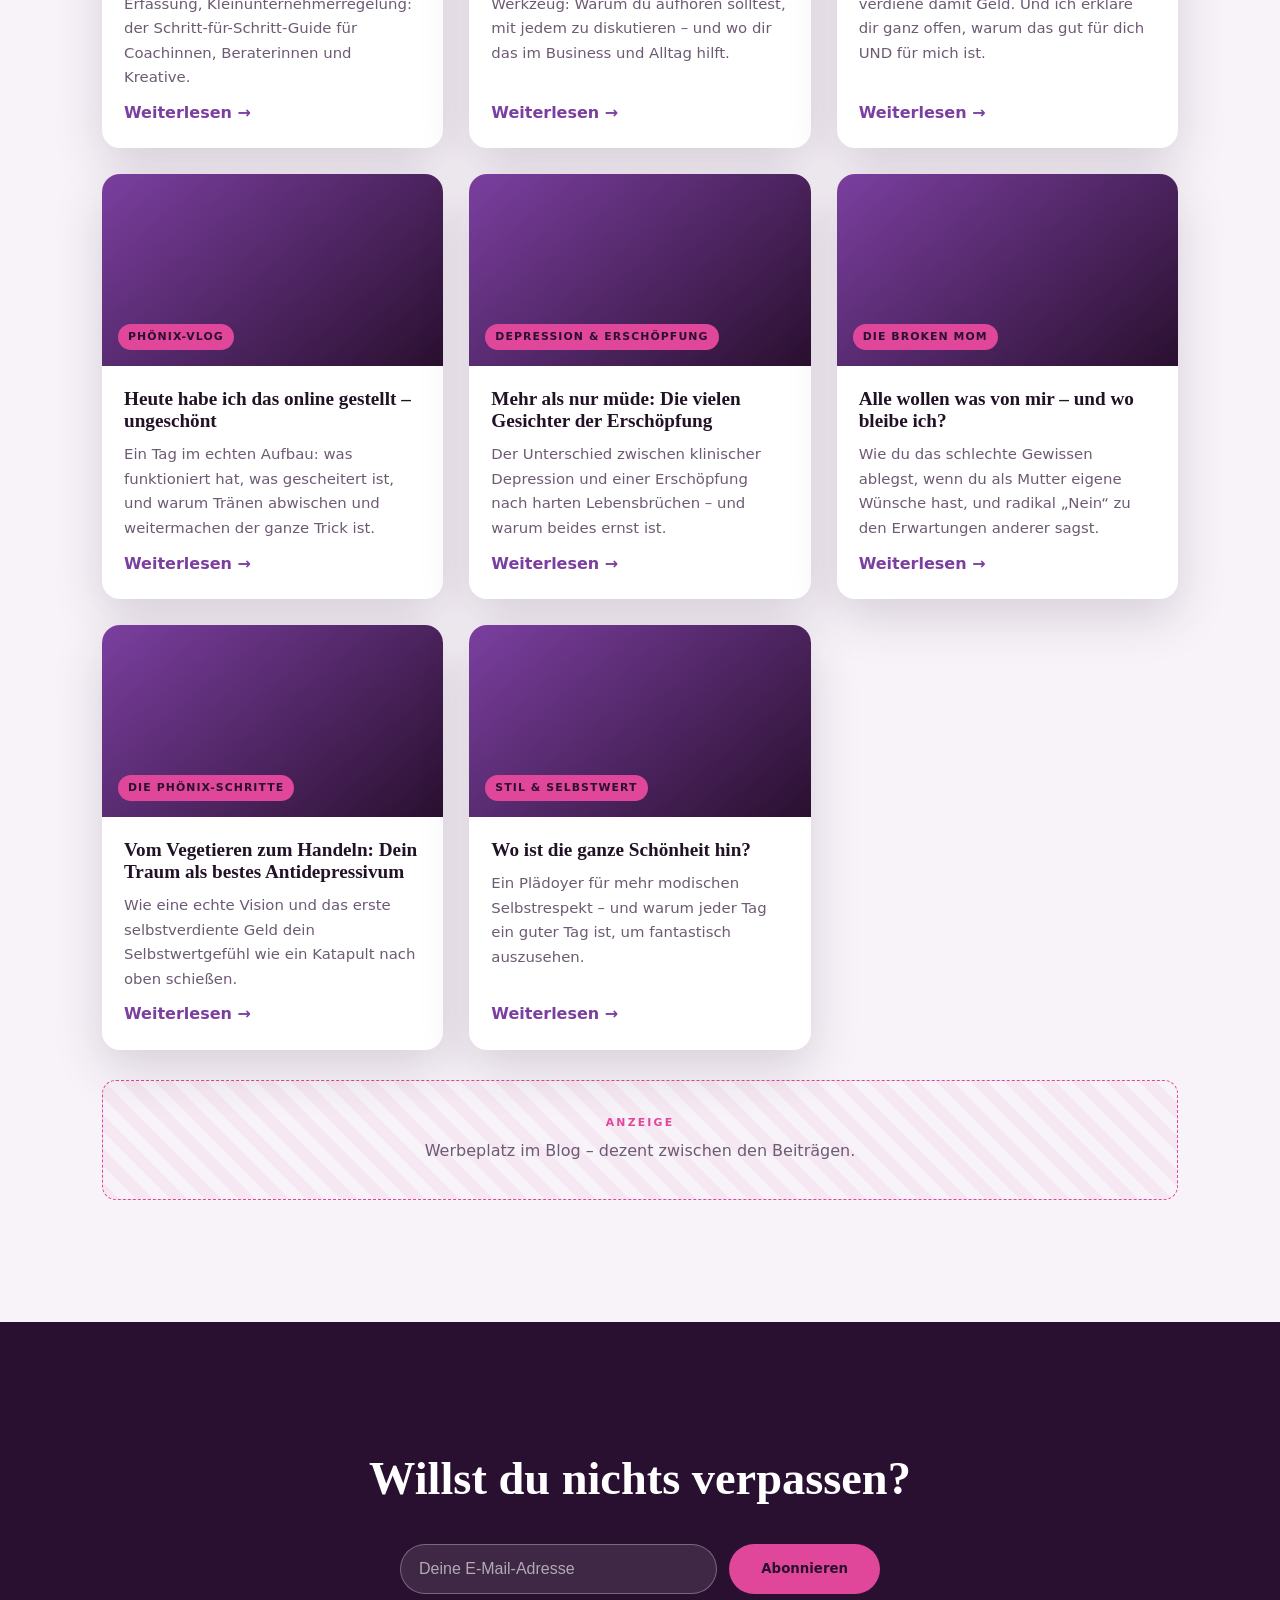
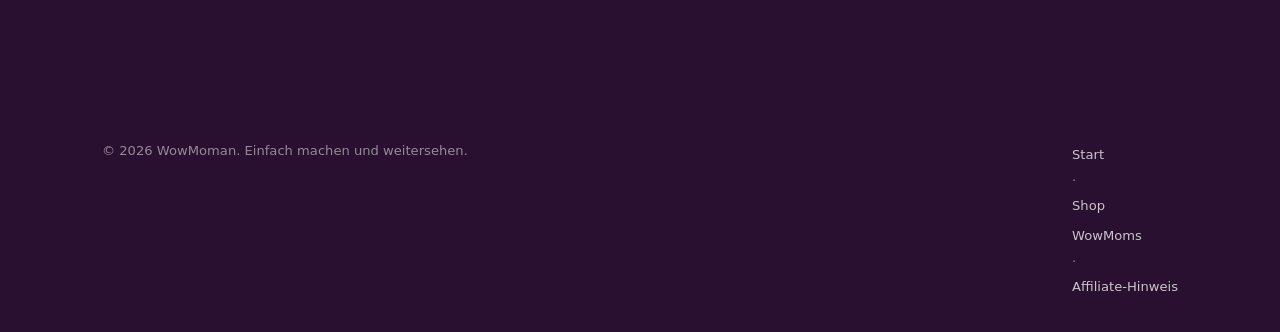
<file: blog.html>
<!DOCTYPE html>
<html lang="de">
<head>
  <meta charset="UTF-8" />
  <meta name="viewport" content="width=device-width, initial-scale=1.0" />
  <title>Blog &ndash; WowMoman | Zurück ins Leben</title>
  <meta name="description" content="Der WowMoman-Blog: ehrliche Reiseberichte, der Phönix-Vlog und die Rubrik Zurück ins Leben über Erschöpfung, Broken Mom und den Weg zurück in die Kraft." />
  <link rel="stylesheet" href="assets/styles.css" />
  <link rel="icon" href="assets/favicon.ico" sizes="any" />
  <link rel="icon" type="image/png" sizes="32x32" href="assets/img/favicon-32.png" />
  <link rel="apple-touch-icon" href="assets/img/apple-touch-icon.png" />
</head>
<body>

  <nav class="nav">
    <div class="container">
      <a href="index.html" class="brand">Wow<span>Moman</span></a>
      <button class="nav-toggle" aria-label="Menü">&#9776;</button>
      <div class="nav-links">
        <a href="index.html">Start</a>
        <a href="index.html#saeulen">Methode</a>
        <a href="index.html#wahrheit">Keine Ausreden</a>
        <a href="nischen.html">Dein Business</a>
        <a href="blog.html" class="active">Blog</a>
        <a href="shop.html">Shop</a>
        <a href="wowmoms.html">WowMoms</a>
        <a href="hater.html">Hater</a>
        <a href="index.html#newsletter" class="pill">Kostenlos starten</a>
      </div>
    </div>
  </nav>

  <!-- Blog-Hero -->
  <header class="hero" style="min-height:52vh;">
    <div class="hero-media"></div>
    <div class="container">
      <p class="eyebrow reveal">Der Blog</p>
      <h1 class="reveal" style="font-size:clamp(2rem,5vw,3.4rem);">Zurück ins Leben</h1>
      <p class="lead reveal">Ehrliche Reiseberichte. Kein Hochglanz, sondern echte Frauen, echte Tiefpunkte &ndash; und der unaufhaltsame Switch nach oben.</p>
    </div>
  </header>

  <!-- Rubriken -->
  <section style="padding-bottom:40px;">
    <div class="container">
      <p class="eyebrow reveal">Rubriken</p>
      <div class="rubrics reveal">
        <span>Phönix-Vlog</span>
        <span>Depression &amp; Erschöpfung</span>
        <span>Die Broken Mom</span>
        <span>Die Phönix-Schritte</span>
        <span>Stil &amp; Selbstwert</span>
        <span>Keine Ausreden</span>
        <span>Dein Business</span>
        <span>Power-Mindset</span>
      </div>
    </div>
  </section>

  <!-- Beiträge -->
  <section style="padding-top:20px;">
    <div class="container">
      <div class="blog-grid">

        <article class="post reveal">
          <div class="cover"><span class="cat">Das 0-Euro-Versprechen</span></div>
          <div class="body">
            <h3>Broke, aber bereit: Ohne einen Cent dein Business starten</h3>
            <p>Bürgergeld, Tafel, leeres Konto &ndash; und trotzdem eine Idee im Kopf? Schick mir deinen geschwärzten Bescheid und du bekommst die komplette Anleitung. Für exakt 0 Euro.</p>
            <a href="blog-0euro.html" class="more">Weiterlesen &rarr;</a>
          </div>
        </article>

        <article class="post reveal">
          <div class="cover"><span class="cat">Klartext</span></div>
          <div class="body">
            <h3>Du brauchst kein Coaching &ndash; Du hast dich!</h3>
            <p>Du brauchst keine Retterin und keine Erlaubnis. Nur den letzten Funken: das radikale Vertrauen in deine eigene Kompetenz.</p>
            <a href="blog-kein-coaching.html" class="more">Weiterlesen &rarr;</a>
          </div>
        </article>

        <article class="post reveal">
          <div class="cover"><span class="cat">Keine Ausreden</span></div>
          <div class="body">
            <h3>Nur 5% schaffen es. Der Rest gibt auf.</h3>
            <p>95 von 100 starten ein Business &ndash; und geben auf. Warum die 5%, die es schaffen, nicht klüger sind, sondern einfach drangeblieben.</p>
            <a href="blog-5prozent.html" class="more">Weiterlesen &rarr;</a>
          </div>
        </article>

        <article class="post reveal">
          <div class="cover"><span class="cat">Dein Business</span></div>
          <div class="body">
            <h3>Freiberuflerin werden: So meldest du dich beim Finanzamt an</h3>
            <p>ELSTER, Fragebogen zur steuerlichen Erfassung, Kleinunternehmerregelung: der Schritt-für-Schritt-Guide für Coachinnen, Beraterinnen und Kreative.</p>
            <a href="blog-freiberuflerin.html" class="more">Weiterlesen &rarr;</a>
          </div>
        </article>

        <article class="post reveal">
          <div class="cover"><span class="cat">Power-Mindset</span></div>
          <div class="body">
            <h3>Gegen Dummheit kämpfen selbst Götter vergebens</h3>
            <p>Schopenhauers radikaler Realismus als Werkzeug: Warum du aufhören solltest, mit jedem zu diskutieren &ndash; und wo dir das im Business und Alltag hilft.</p>
            <a href="blog-schopenhauer.html" class="more">Weiterlesen &rarr;</a>
          </div>
        </article>

        <article class="post reveal">
          <div class="cover"><span class="cat">Keine Ausreden</span></div>
          <div class="body">
            <h3>Warum hier Werbung ist &ndash; und ich stolz drauf bin</h3>
            <p>Ja, auf dieser Seite ist Werbung. Ich verdiene damit Geld. Und ich erkläre dir ganz offen, warum das gut für dich UND für mich ist.</p>
            <a href="blog-werbung.html" class="more">Weiterlesen &rarr;</a>
          </div>
        </article>

        <article class="post reveal">
          <div class="cover"><span class="cat">Phönix-Vlog</span></div>
          <div class="body">
            <h3>Heute habe ich das online gestellt &ndash; ungeschönt</h3>
            <p>Ein Tag im echten Aufbau: was funktioniert hat, was gescheitert ist, und warum Tränen abwischen und weitermachen der ganze Trick ist.</p>
            <a href="#" class="more">Weiterlesen &rarr;</a>
          </div>
        </article>

        <article class="post reveal">
          <div class="cover"><span class="cat">Depression &amp; Erschöpfung</span></div>
          <div class="body">
            <h3>Mehr als nur müde: Die vielen Gesichter der Erschöpfung</h3>
            <p>Der Unterschied zwischen klinischer Depression und einer Erschöpfung nach harten Lebensbrüchen &ndash; und warum beides ernst ist.</p>
            <a href="#" class="more">Weiterlesen &rarr;</a>
          </div>
        </article>

        <article class="post reveal">
          <div class="cover"><span class="cat">Die Broken Mom</span></div>
          <div class="body">
            <h3>Alle wollen was von mir &ndash; und wo bleibe ich?</h3>
            <p>Wie du das schlechte Gewissen ablegst, wenn du als Mutter eigene Wünsche hast, und radikal &bdquo;Nein&ldquo; zu den Erwartungen anderer sagst.</p>
            <a href="#" class="more">Weiterlesen &rarr;</a>
          </div>
        </article>

        <article class="post reveal">
          <div class="cover"><span class="cat">Die Phönix-Schritte</span></div>
          <div class="body">
            <h3>Vom Vegetieren zum Handeln: Dein Traum als bestes Antidepressivum</h3>
            <p>Wie eine echte Vision und das erste selbstverdiente Geld dein Selbstwertgefühl wie ein Katapult nach oben schießen.</p>
            <a href="#" class="more">Weiterlesen &rarr;</a>
          </div>
        </article>

        <article class="post reveal">
          <div class="cover"><span class="cat">Stil &amp; Selbstwert</span></div>
          <div class="body">
            <h3>Wo ist die ganze Schönheit hin?</h3>
            <p>Ein Plädoyer für mehr modischen Selbstrespekt &ndash; und warum jeder Tag ein guter Tag ist, um fantastisch auszusehen.</p>
            <a href="#" class="more">Weiterlesen &rarr;</a>
          </div>
        </article>

      </div>

      <!-- Werbe-Platzhalter -->
      <div class="ad-slot leaderboard reveal">
        <span class="label">Anzeige</span>
        <p style="margin:6px 0 0;">Werbeplatz im Blog &ndash; dezent zwischen den Beiträgen.</p>
      </div>
    </div>
  </section>

  <!-- CTA -->
  <section class="section-dark cta-band">
    <div class="container reveal">
      <h2>Willst du nichts verpassen?</h2>
      <form class="newsletter" data-newsletter>
        <input type="email" placeholder="Deine E-Mail-Adresse" required aria-label="E-Mail" />
        <button type="submit" class="btn btn-primary">Abonnieren</button>
      </form>
    </div>
  </section>

  <footer>
    <div class="container">
      <div class="foot-bottom" style="border:0;margin:0;padding:0;">
        <span>&copy; 2026 WowMoman. Einfach machen und weitersehen.</span>
        <span><a href="index.html">Start</a> &middot; <a href="shop.html">Shop</a>
        <a href="wowmoms.html">WowMoms</a> &middot; <a href="blog-werbung.html">Affiliate-Hinweis</a></span>
      </div>
    </div>
  </footer>

  <script src="assets/app.js"></script>
</body>
</html>
</file>
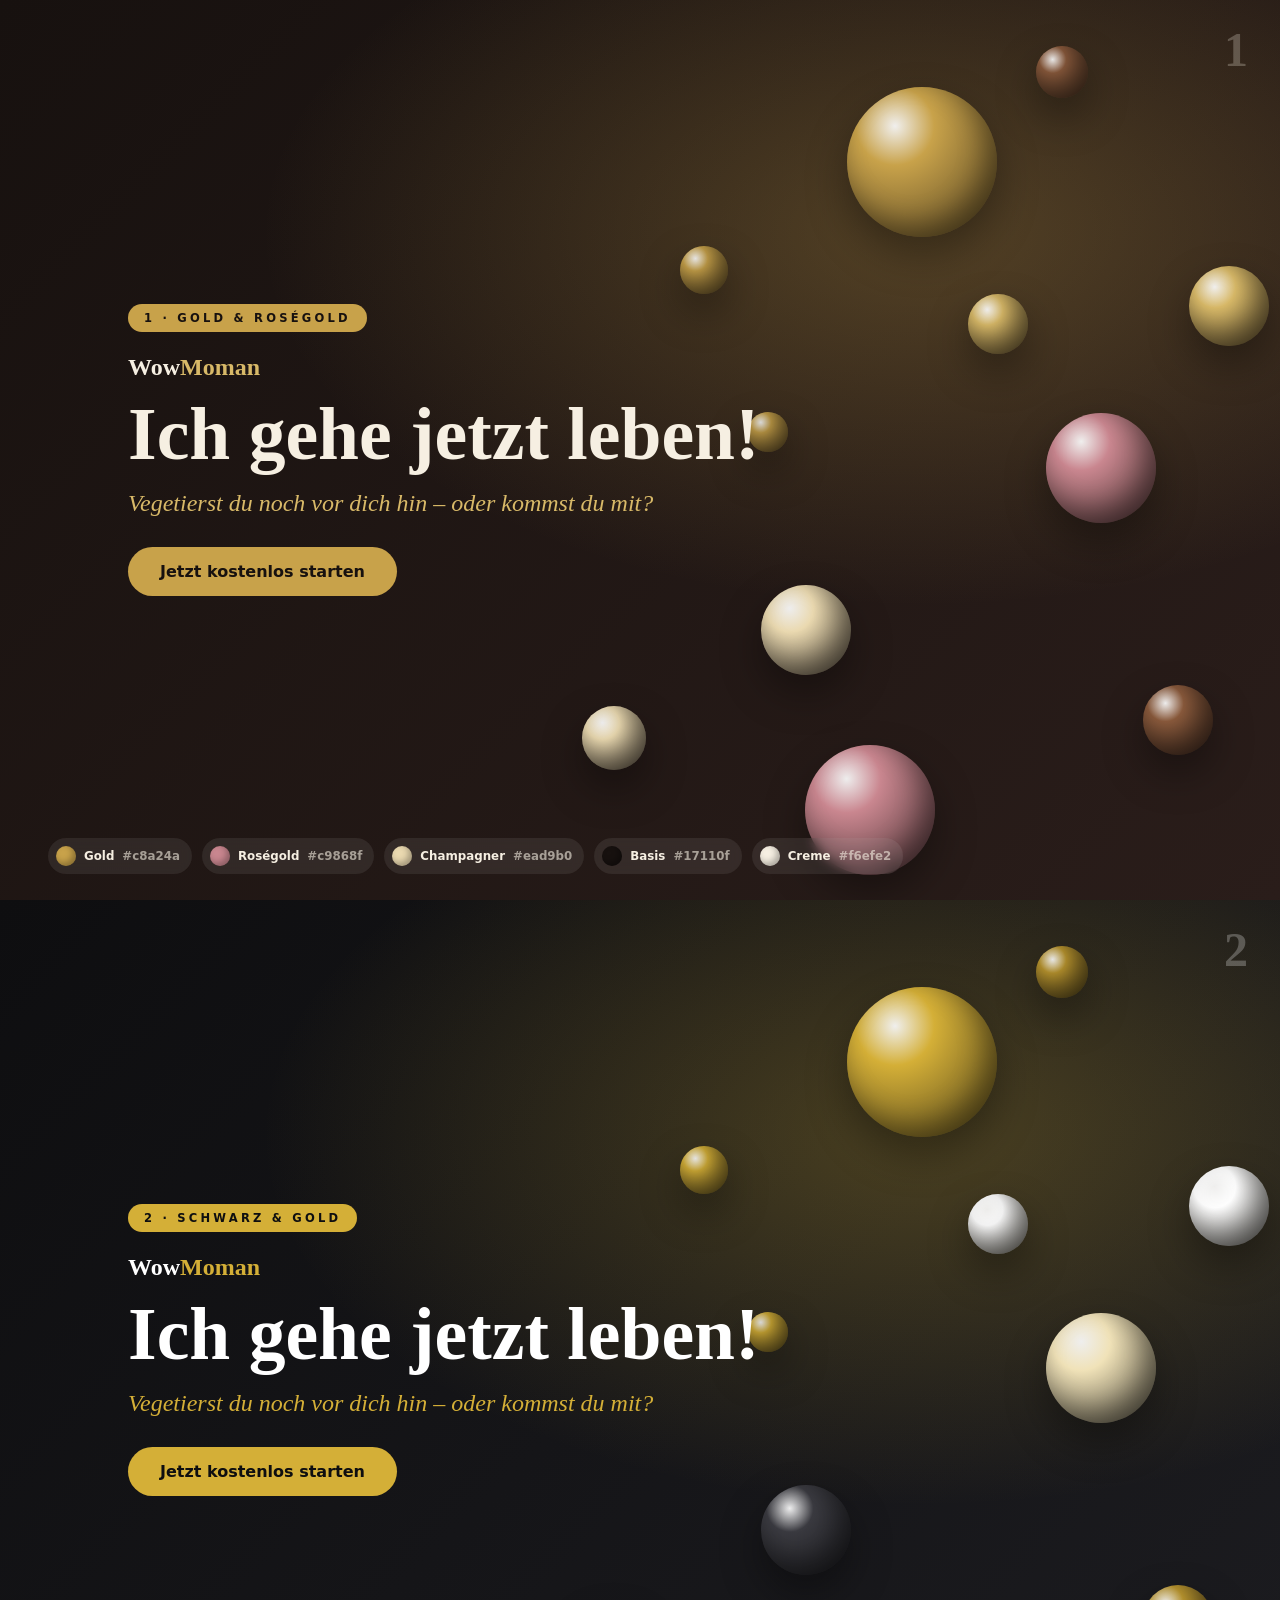
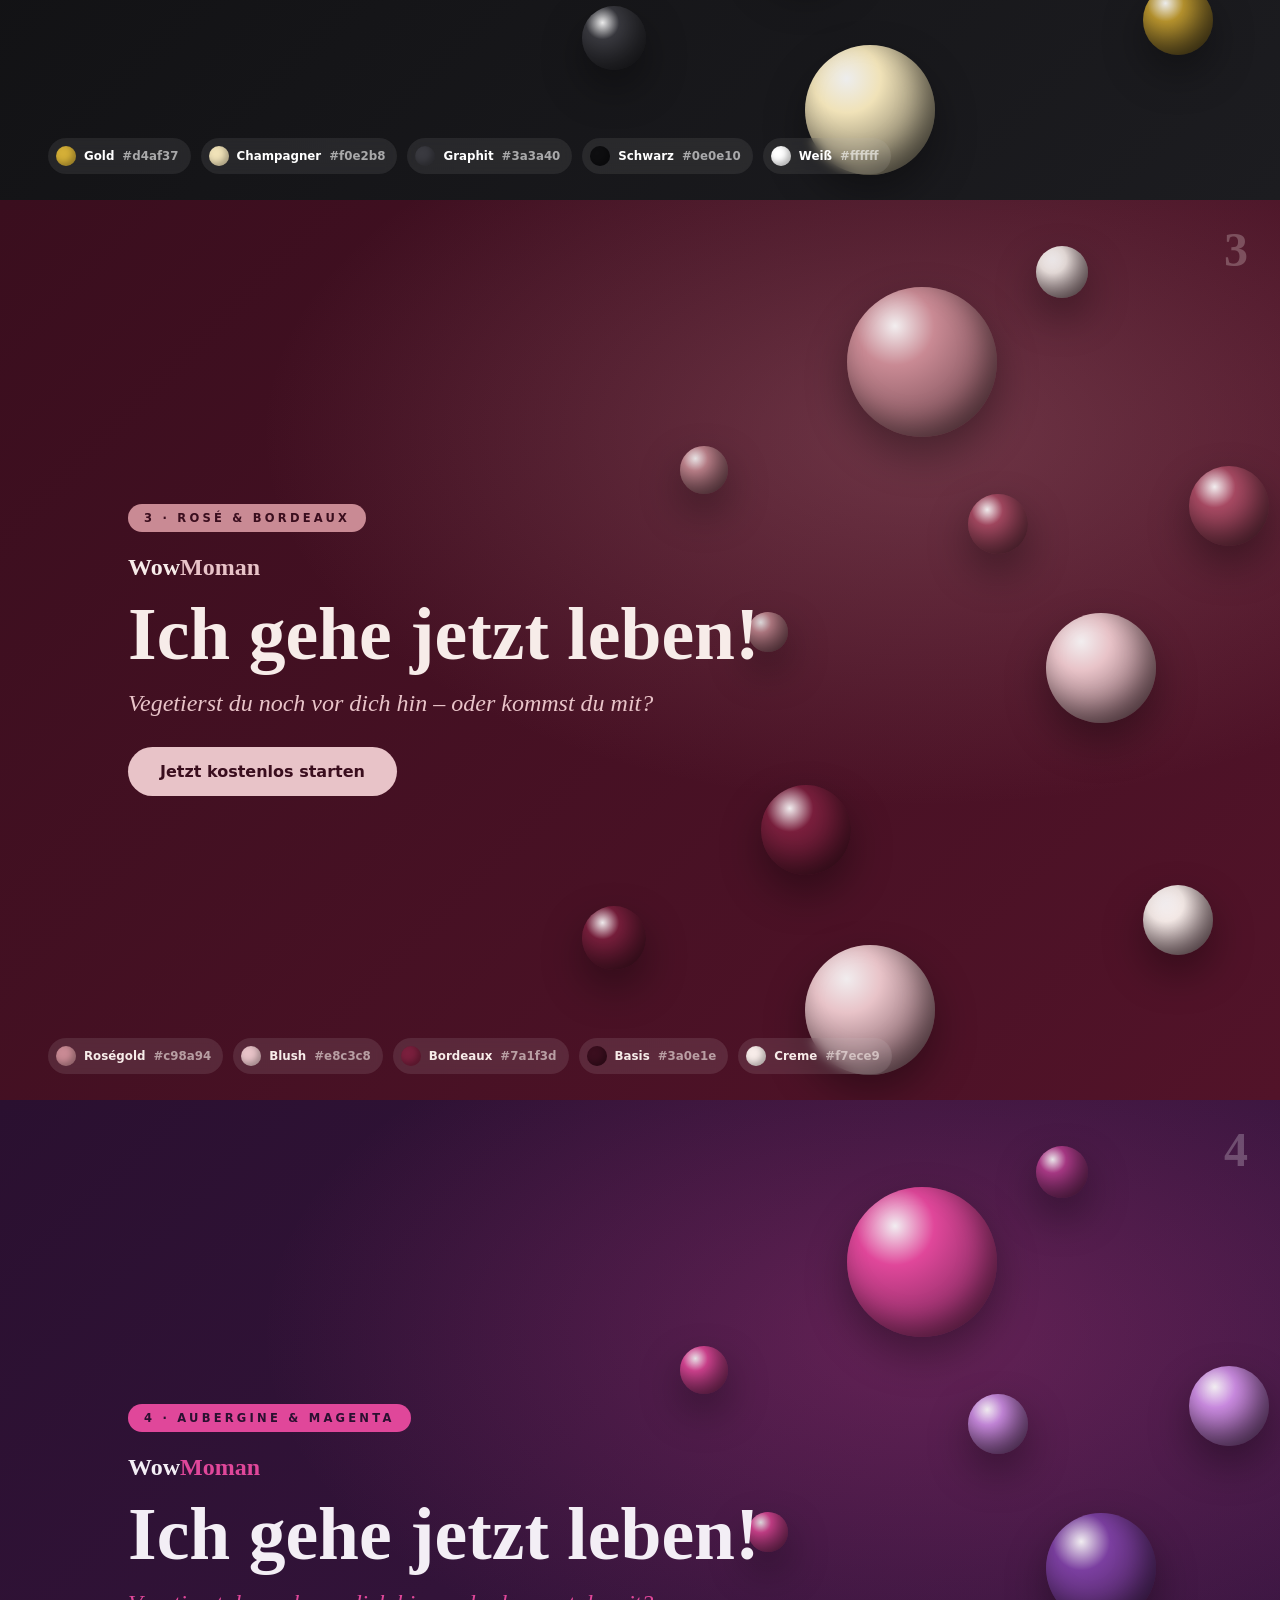
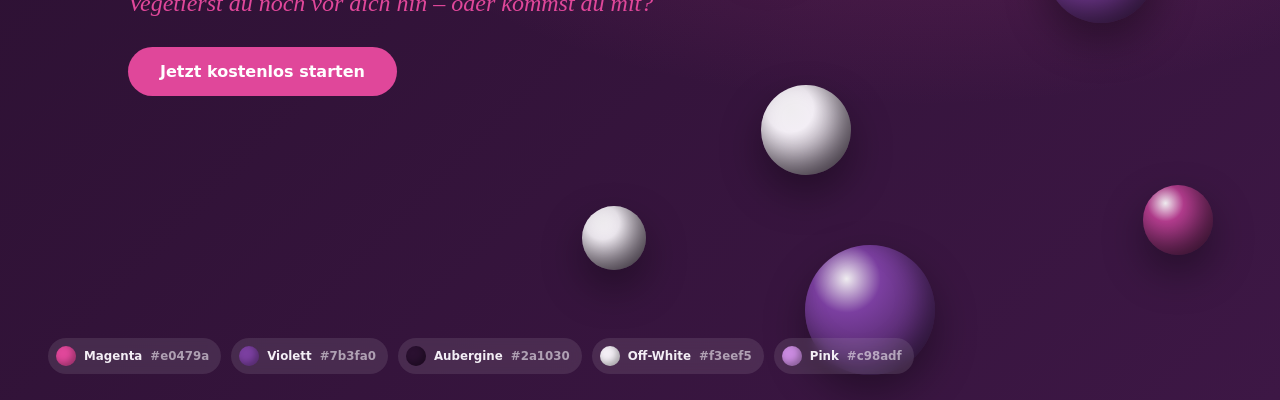
<file: farbmuster.html>
<!DOCTYPE html>
<html lang="de">
<head>
  <meta charset="UTF-8" />
  <meta name="viewport" content="width=device-width, initial-scale=1.0" />
  <title>WowMoman — Farb- &amp; Kugel-Vorschau</title>
  <style>
    * { box-sizing: border-box; margin: 0; padding: 0; }
    body { font-family: system-ui, -apple-system, "Segoe UI", Roboto, sans-serif; }
    .panel { position: relative; height: 100vh; min-height: 640px; overflow: hidden; display: flex; align-items: center; }
    .balls { position: absolute; inset: 0; z-index: 1; }
    .ball { position: absolute; border-radius: 50%; }
    .content { position: relative; z-index: 3; max-width: 1120px; margin: 0 auto; padding: 0 48px; width: 100%; }
    .pname { display: inline-block; font-size: .72rem; letter-spacing: .28em; text-transform: uppercase; font-weight: 700; padding: 7px 16px; border-radius: 999px; margin-bottom: 22px; }
    .brand { font-family: Georgia, serif; font-weight: 700; font-size: 1.5rem; margin-bottom: 14px; }
    h1 { font-family: Georgia, serif; font-size: clamp(2.6rem, 6vw, 4.6rem); line-height: 1.08; margin-bottom: 16px; }
    .sub { font-family: Georgia, serif; font-style: italic; font-size: clamp(1.1rem, 2.4vw, 1.5rem); margin-bottom: 30px; max-width: 560px; }
    .btn { display: inline-block; padding: 15px 32px; border-radius: 999px; font-weight: 700; font-size: 1rem; }
    /* Swatch-Leiste */
    .swatches { position: absolute; bottom: 26px; left: 48px; right: 48px; z-index: 3; display: flex; gap: 10px; flex-wrap: wrap; align-items: center; }
    .chip { display: flex; align-items: center; gap: 8px; padding: 8px 12px 8px 8px; border-radius: 999px; font-size: .74rem; font-weight: 600; backdrop-filter: blur(6px); }
    .dot { width: 20px; height: 20px; border-radius: 50%; box-shadow: inset -3px -3px 6px rgba(0,0,0,.3); }
    .tagnum { position: absolute; top: 22px; right: 32px; z-index: 3; font-family: Georgia, serif; font-size: 3rem; font-weight: 700; opacity: .25; }
    @media (max-width: 620px){ .content,.swatches{padding-left:24px;padding-right:24px;left:24px;right:24px;} }
  </style>
  <link rel="icon" href="assets/favicon.ico" sizes="any" />
  <link rel="icon" type="image/png" sizes="32x32" href="assets/img/favicon-32.png" />
  <link rel="apple-touch-icon" href="assets/img/apple-touch-icon.png" />
</head>
<body>
  <div id="root"></div>
  <script>
    const PALETTES = [
      {
        name: "1 · Gold & Roségold",
        bg: ["#17110f", "#2a1d1a"],
        glow: "rgba(200,162,74,.30)",
        balls: ["#c8a24a", "#c9868f", "#ead9b0", "#8a5a3c", "#d8b968"],
        text: "#f6efe2", subCol: "#d8b968", pnameBg: "#c8a24a", pnameCol: "#17110f",
        btnBg: "#c8a24a", btnCol: "#17110f", chipBg: "rgba(255,255,255,.08)", chipCol: "#f6efe2",
        swatches: [["Gold","#c8a24a"],["Roségold","#c9868f"],["Champagner","#ead9b0"],["Basis","#17110f"],["Creme","#f6efe2"]]
      },
      {
        name: "2 · Schwarz & Gold",
        bg: ["#0e0e10", "#1c1c20"],
        glow: "rgba(212,175,55,.28)",
        balls: ["#d4af37", "#f0e2b8", "#3a3a40", "#b8942e", "#ffffff"],
        text: "#ffffff", subCol: "#d4af37", pnameBg: "#d4af37", pnameCol: "#0e0e10",
        btnBg: "#d4af37", btnCol: "#0e0e10", chipBg: "rgba(255,255,255,.08)", chipCol: "#ffffff",
        swatches: [["Gold","#d4af37"],["Champagner","#f0e2b8"],["Graphit","#3a3a40"],["Schwarz","#0e0e10"],["Weiß","#ffffff"]]
      },
      {
        name: "3 · Rosé & Bordeaux",
        bg: ["#3a0e1e", "#521329"],
        glow: "rgba(201,138,148,.30)",
        balls: ["#c98a94", "#e8c3c8", "#7a1f3d", "#f7ece9", "#a84a63"],
        text: "#f7ece9", subCol: "#e8c3c8", pnameBg: "#c98a94", pnameCol: "#3a0e1e",
        btnBg: "#e8c3c8", btnCol: "#3a0e1e", chipBg: "rgba(255,255,255,.10)", chipCol: "#f7ece9",
        swatches: [["Roségold","#c98a94"],["Blush","#e8c3c8"],["Bordeaux","#7a1f3d"],["Basis","#3a0e1e"],["Creme","#f7ece9"]]
      },
      {
        name: "4 · Aubergine & Magenta",
        bg: ["#2a1030", "#3d1745"],
        glow: "rgba(224,71,154,.28)",
        balls: ["#e0479a", "#7b3fa0", "#f3eef5", "#b53d8f", "#c98adf"],
        text: "#f3eef5", subCol: "#e0479a", pnameBg: "#e0479a", pnameCol: "#2a1030",
        btnBg: "#e0479a", btnCol: "#ffffff", chipBg: "rgba(255,255,255,.10)", chipCol: "#f3eef5",
        swatches: [["Magenta","#e0479a"],["Violett","#7b3fa0"],["Aubergine","#2a1030"],["Off-White","#f3eef5"],["Pink","#c98adf"]]
      }
    ];

    // feste, "schoen gestreute" Kugel-Layouts (bevorzugt rechts, Text bleibt links lesbar)
    const LAYOUT = [
      {x:72,y:18,s:150},{x:86,y:52,s:110},{x:63,y:70,s:90},{x:92,y:80,s:70},
      {x:78,y:36,s:60},{x:55,y:30,s:48},{x:68,y:90,s:130},{x:48,y:82,s:64},
      {x:83,y:8,s:52},{x:96,y:34,s:80},{x:60,y:48,s:40}
    ];

    function glossy(color){
      return `radial-gradient(circle at 32% 26%, rgba(255,255,255,.92) 0%, ${color} 26%, rgba(0,0,0,.45) 120%)`;
    }

    const root = document.getElementById("root");
    PALETTES.forEach((p, pi) => {
      const panel = document.createElement("div");
      panel.className = "panel";
      panel.style.background = `radial-gradient(1100px 620px at 72% 26%, ${p.glow}, transparent 60%), linear-gradient(135deg, ${p.bg[0]}, ${p.bg[1]})`;

      const balls = document.createElement("div");
      balls.className = "balls";
      LAYOUT.forEach((b, i) => {
        const el = document.createElement("div");
        el.className = "ball";
        const col = p.balls[i % p.balls.length];
        el.style.width = el.style.height = b.s + "px";
        el.style.left = b.x + "%"; el.style.top = b.y + "%";
        el.style.transform = "translate(-50%,-50%)";
        el.style.background = glossy(col);
        el.style.boxShadow = "inset -10px -12px 26px rgba(0,0,0,.35), 0 18px 40px rgba(0,0,0,.35)";
        balls.appendChild(el);
      });
      panel.appendChild(balls);

      const num = document.createElement("div");
      num.className = "tagnum"; num.style.color = p.text; num.textContent = (pi+1);
      panel.appendChild(num);

      const content = document.createElement("div");
      content.className = "content";
      content.innerHTML = `
        <span class="pname" style="background:${p.pnameBg};color:${p.pnameCol};">${p.name}</span>
        <div class="brand" style="color:${p.text};">Wow<span style="color:${p.subCol};">Moman</span></div>
        <h1 style="color:${p.text};">Ich gehe jetzt leben!</h1>
        <p class="sub" style="color:${p.subCol};">Vegetierst du noch vor dich hin – oder kommst du mit?</p>
        <a class="btn" style="background:${p.btnBg};color:${p.btnCol};">Jetzt kostenlos starten</a>
      `;
      panel.appendChild(content);

      const sw = document.createElement("div");
      sw.className = "swatches";
      p.swatches.forEach(([label, hex]) => {
        const c = document.createElement("span");
        c.className = "chip";
        c.style.background = p.chipBg; c.style.color = p.chipCol;
        c.innerHTML = `<span class="dot" style="background:${hex};"></span>${label} <span style="opacity:.6;">${hex}</span>`;
        sw.appendChild(c);
      });
      panel.appendChild(sw);

      root.appendChild(panel);
    });
  </script>
</body>
</html>
</file>
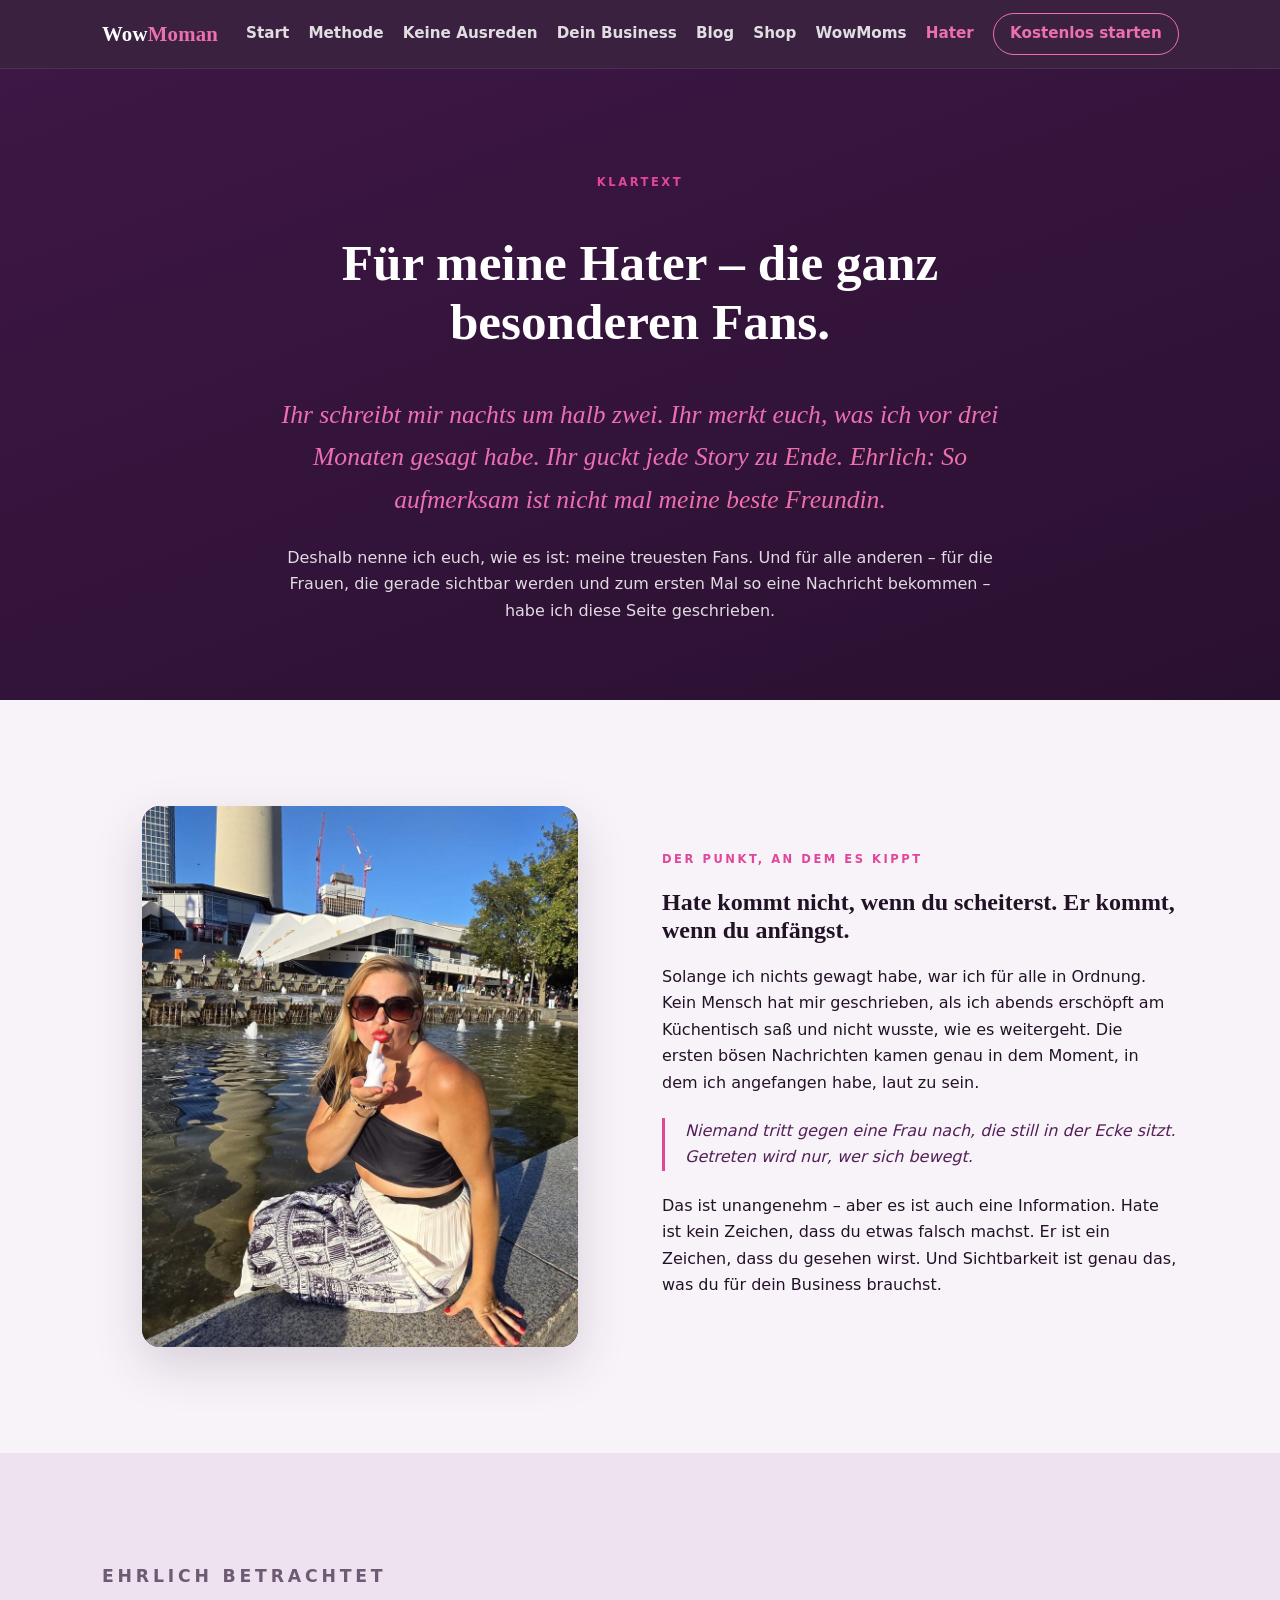
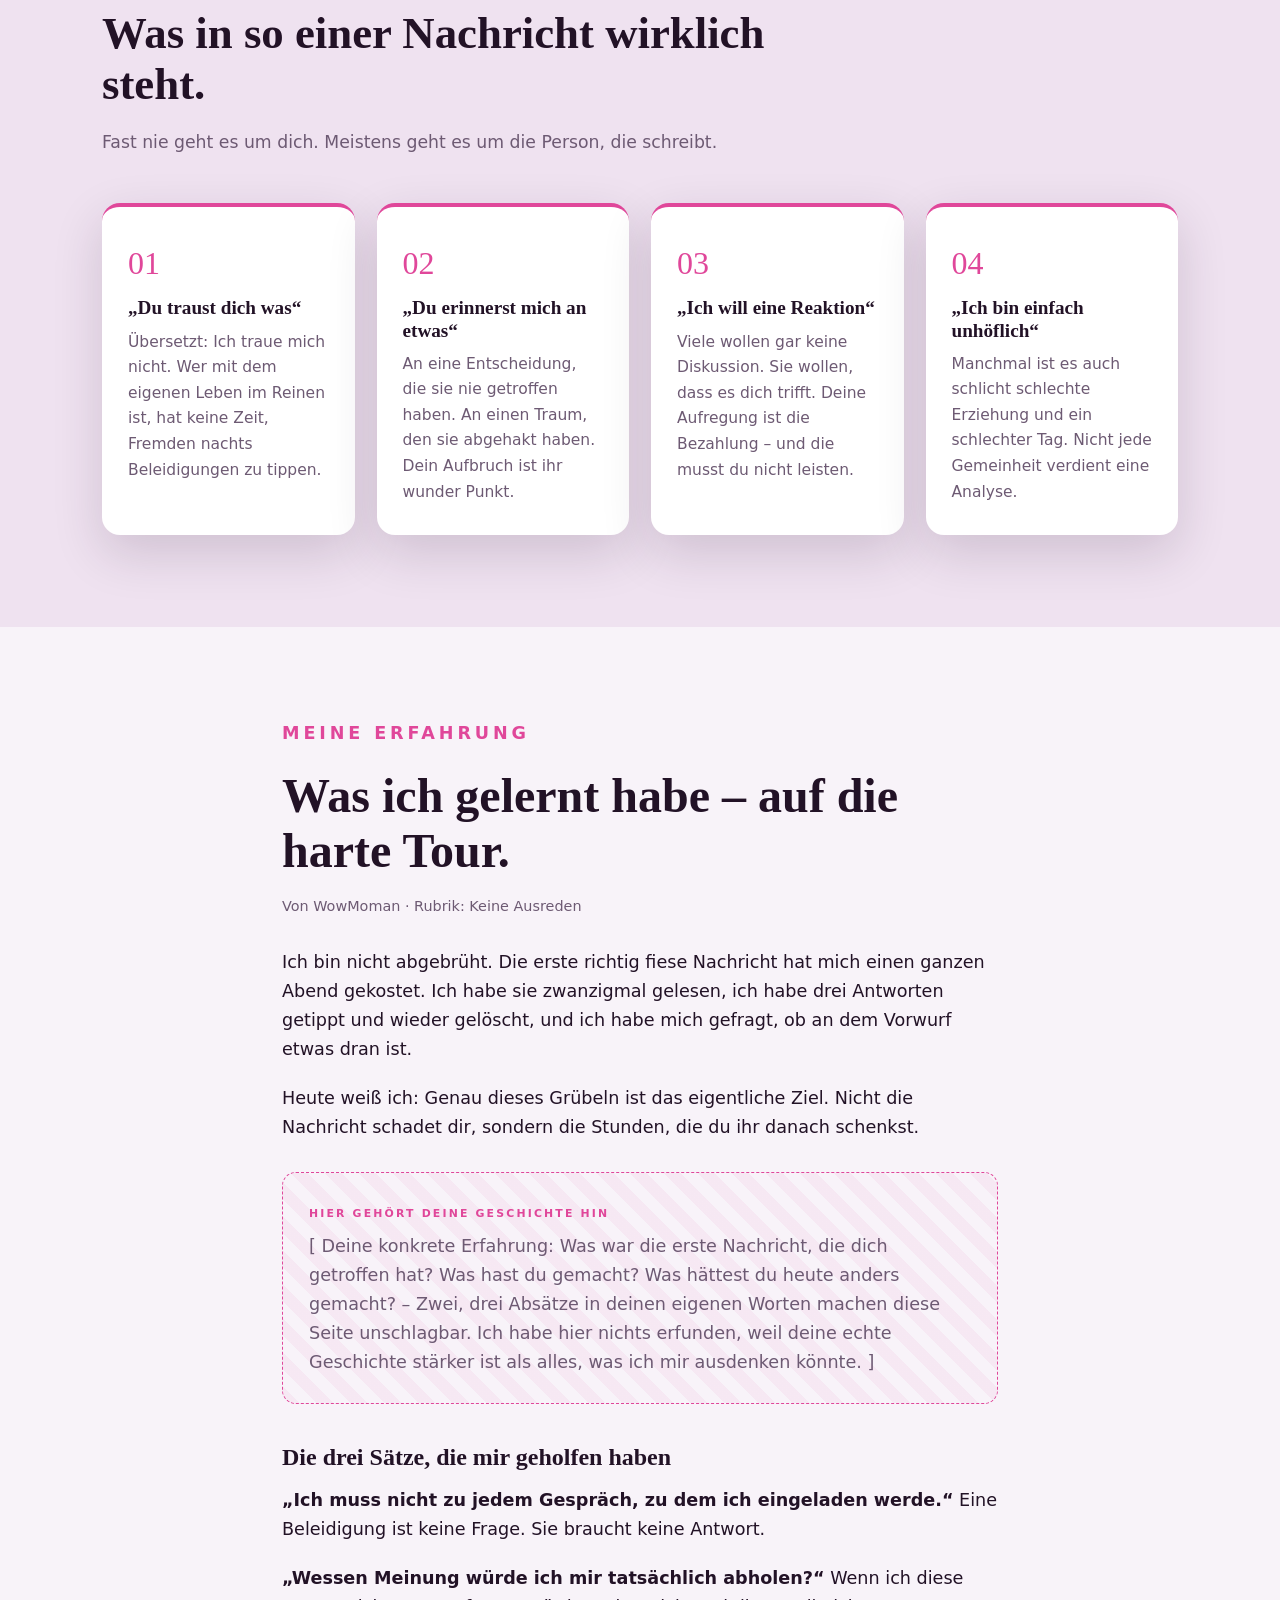
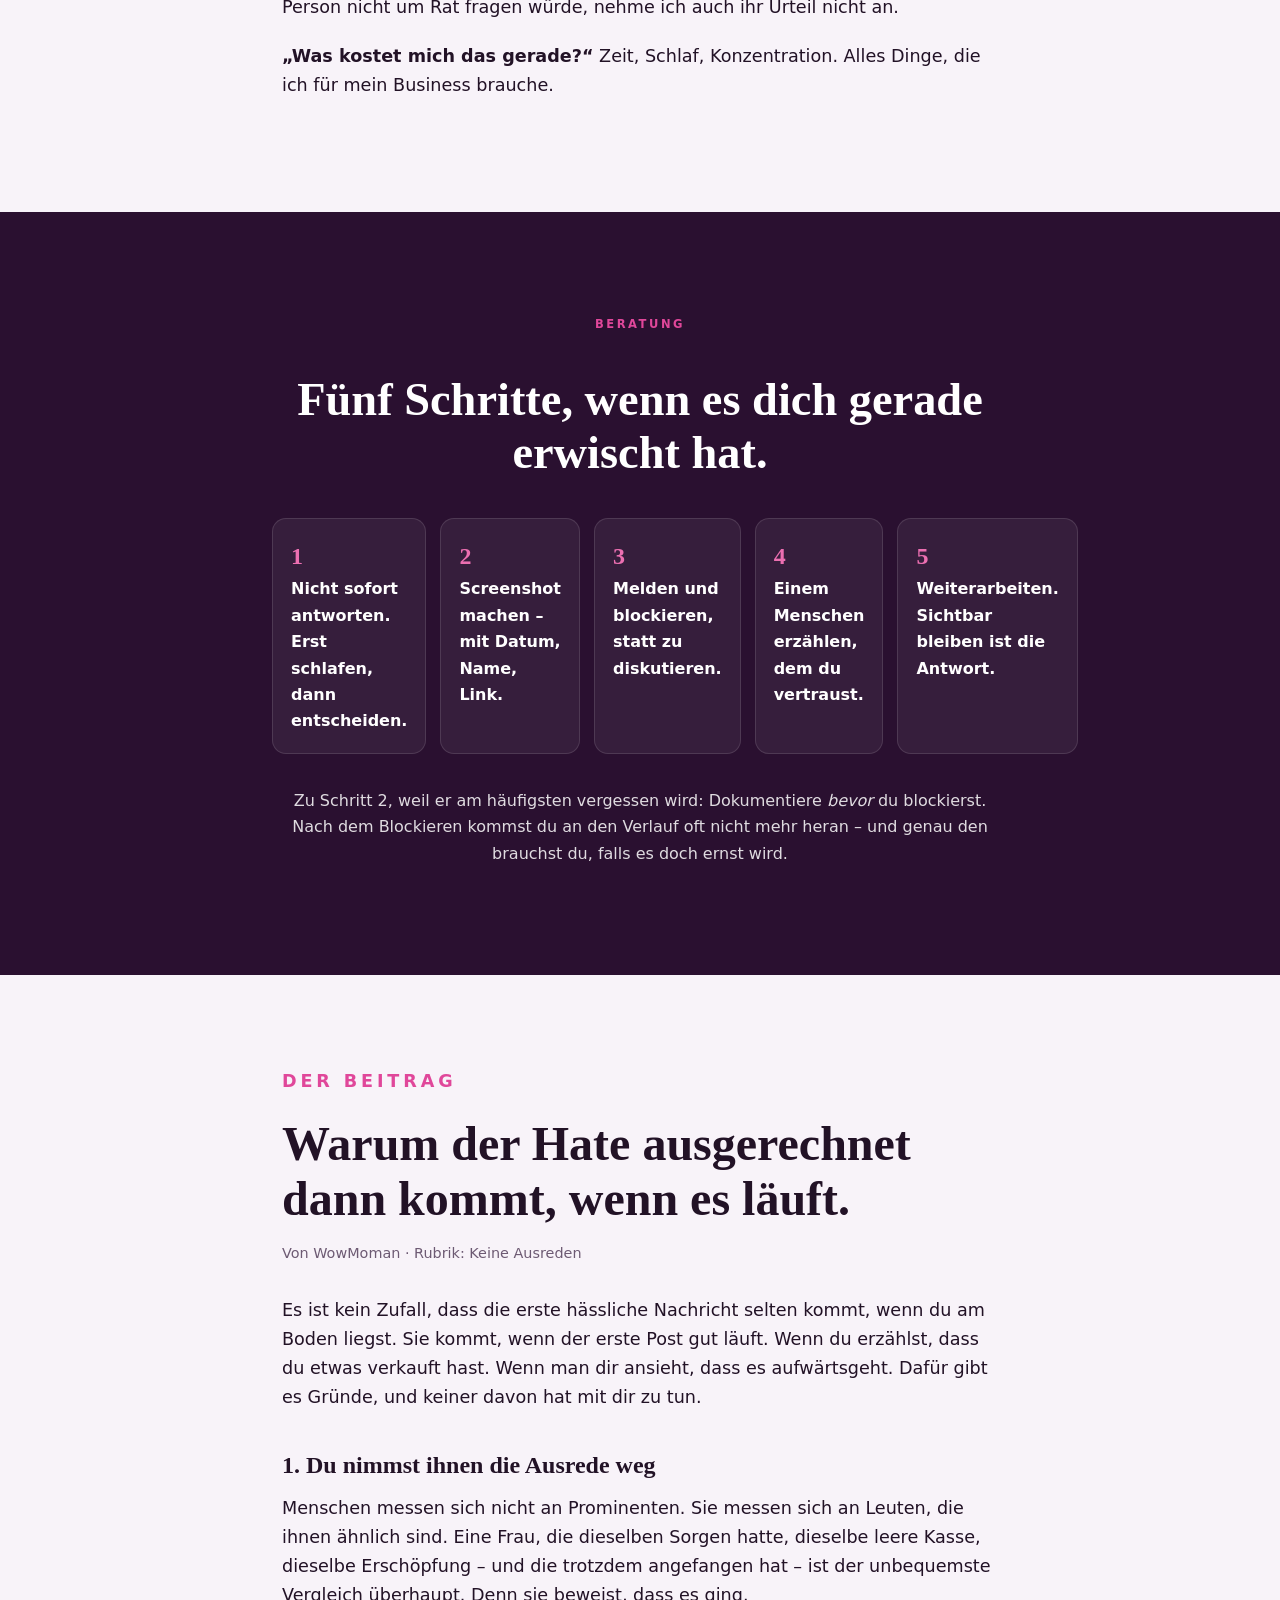
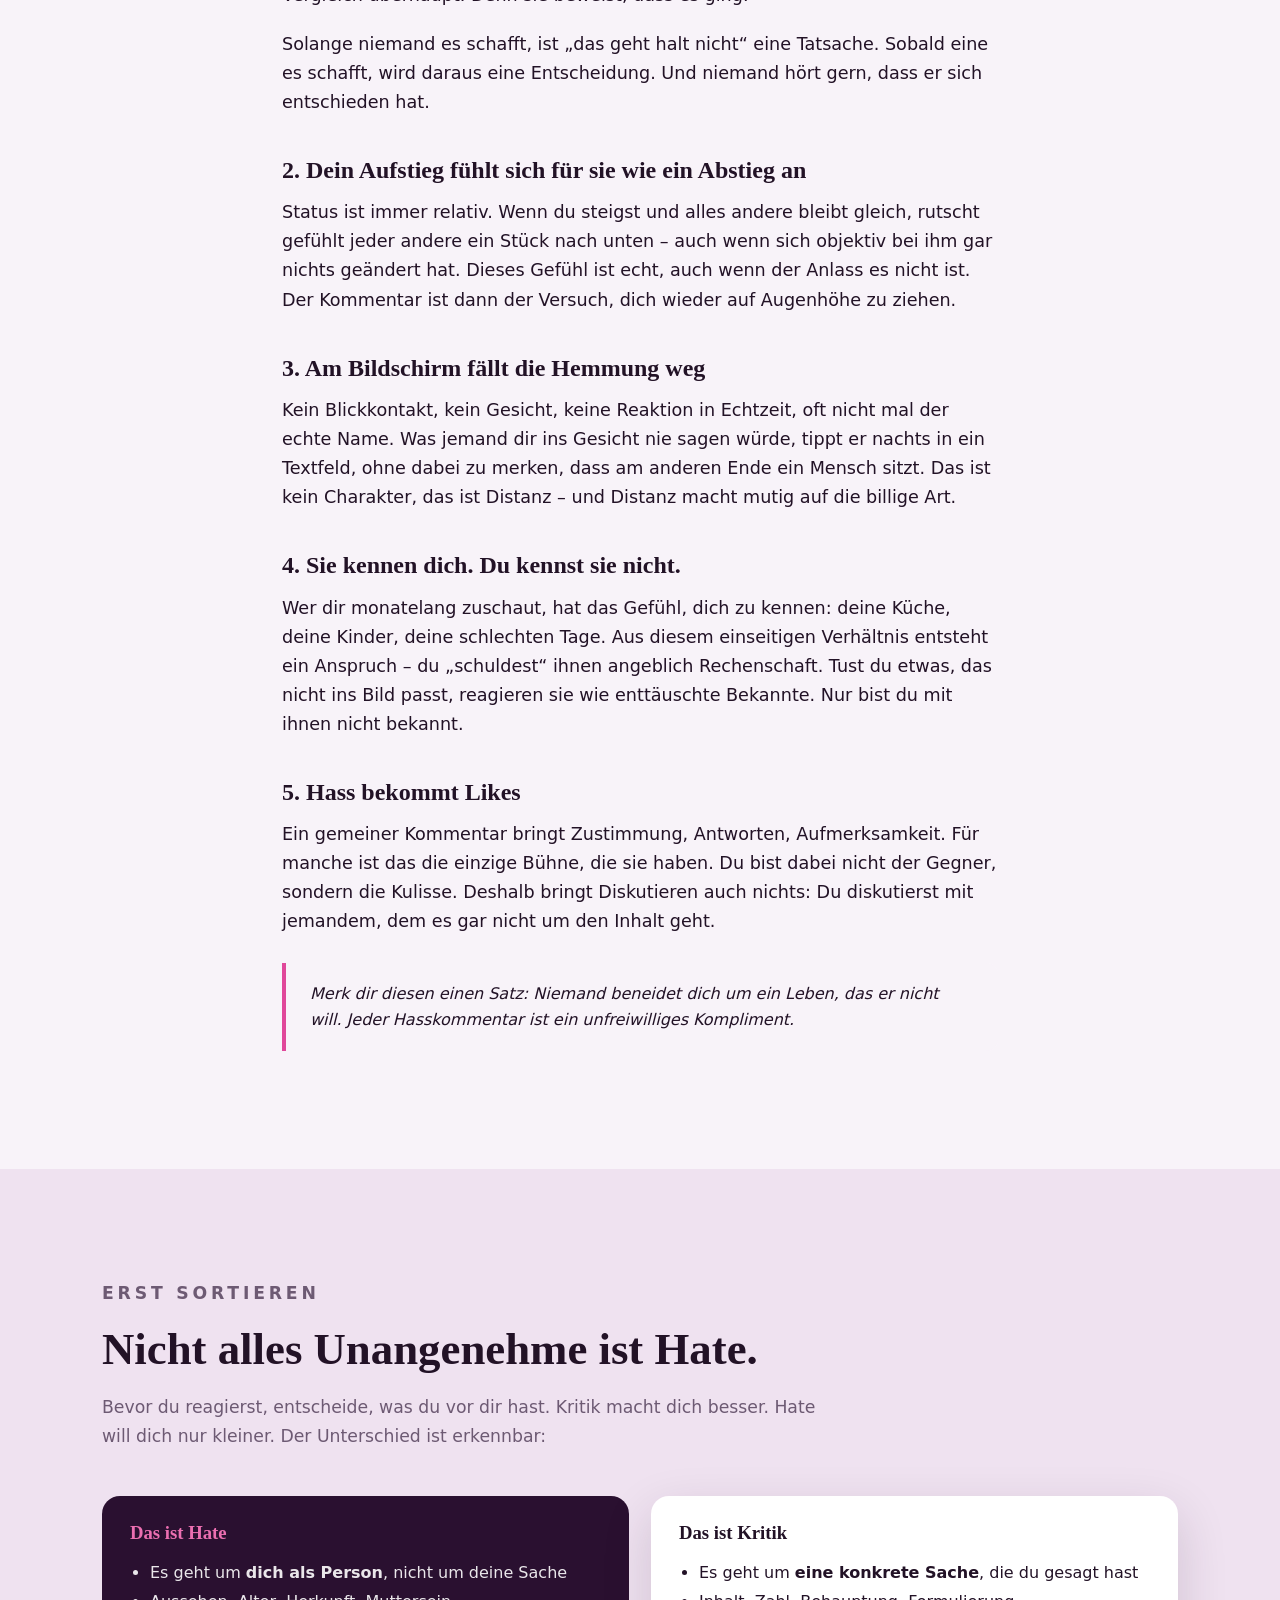
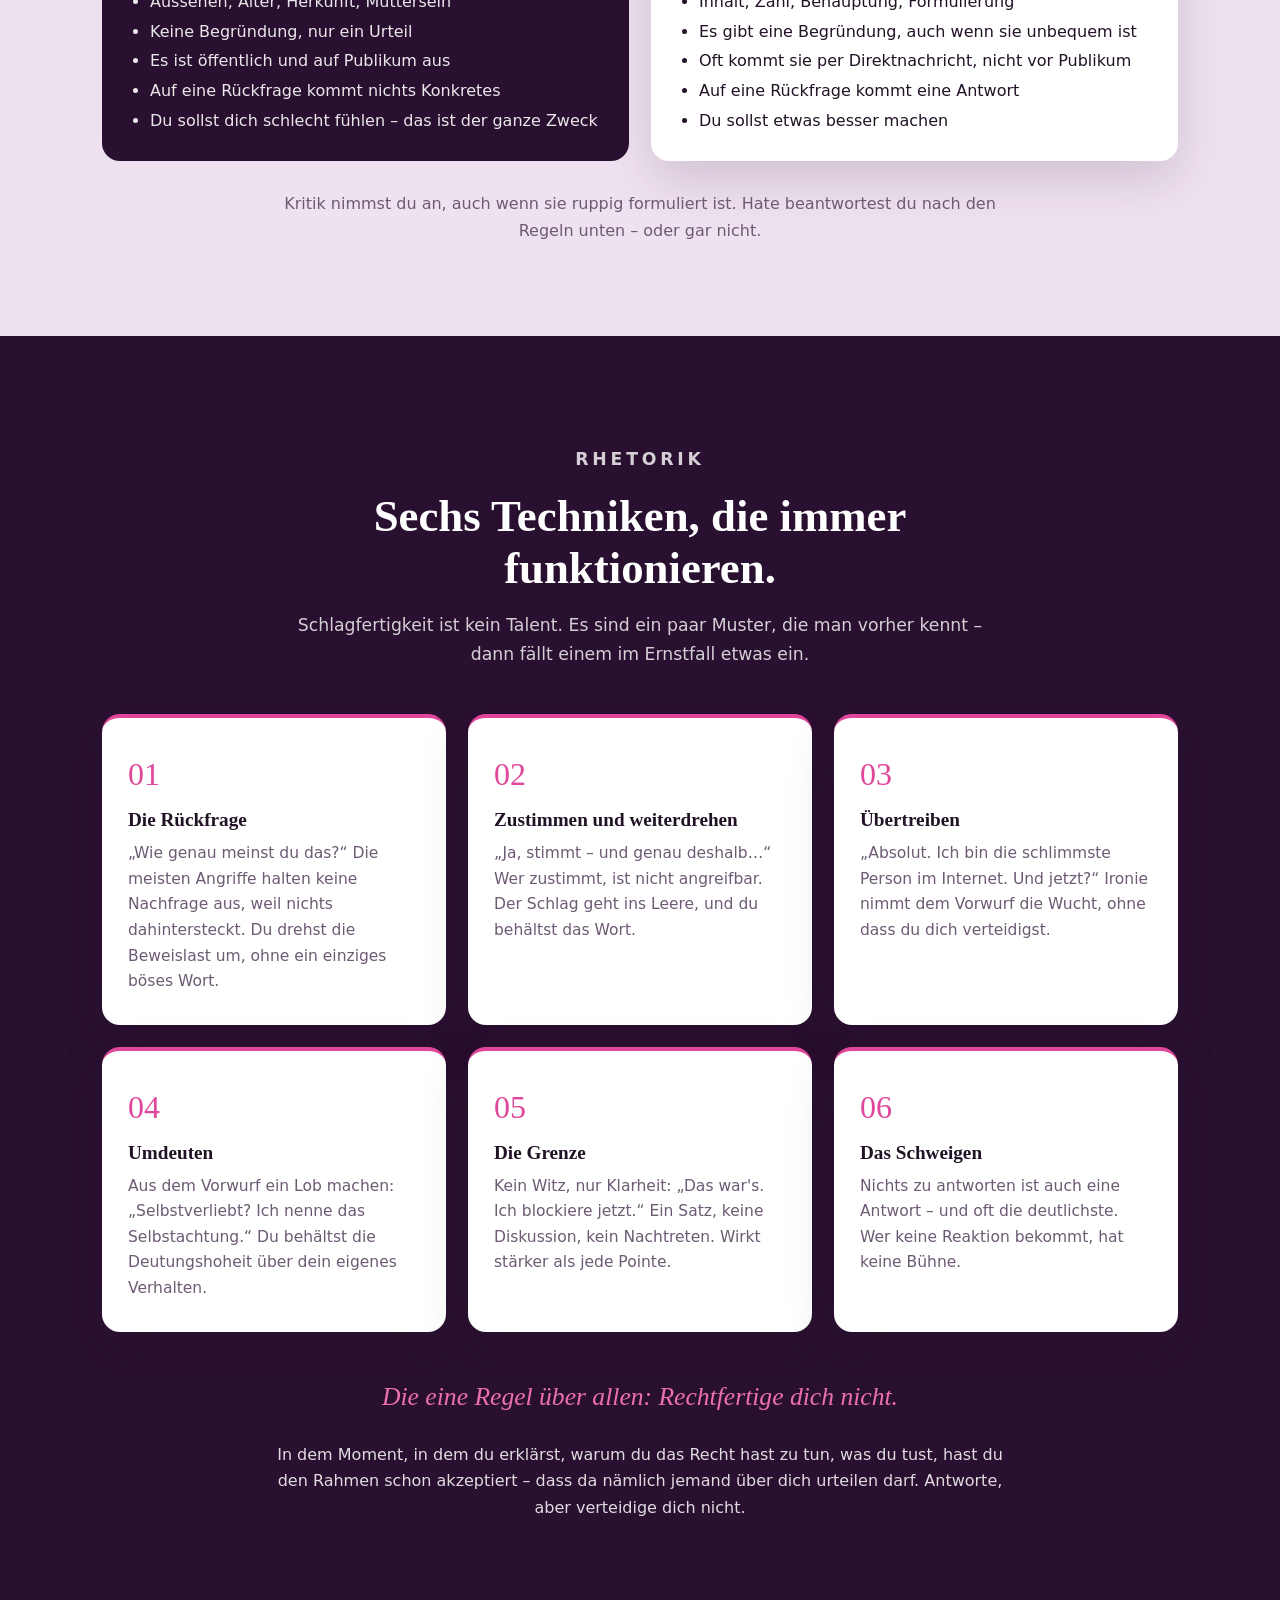
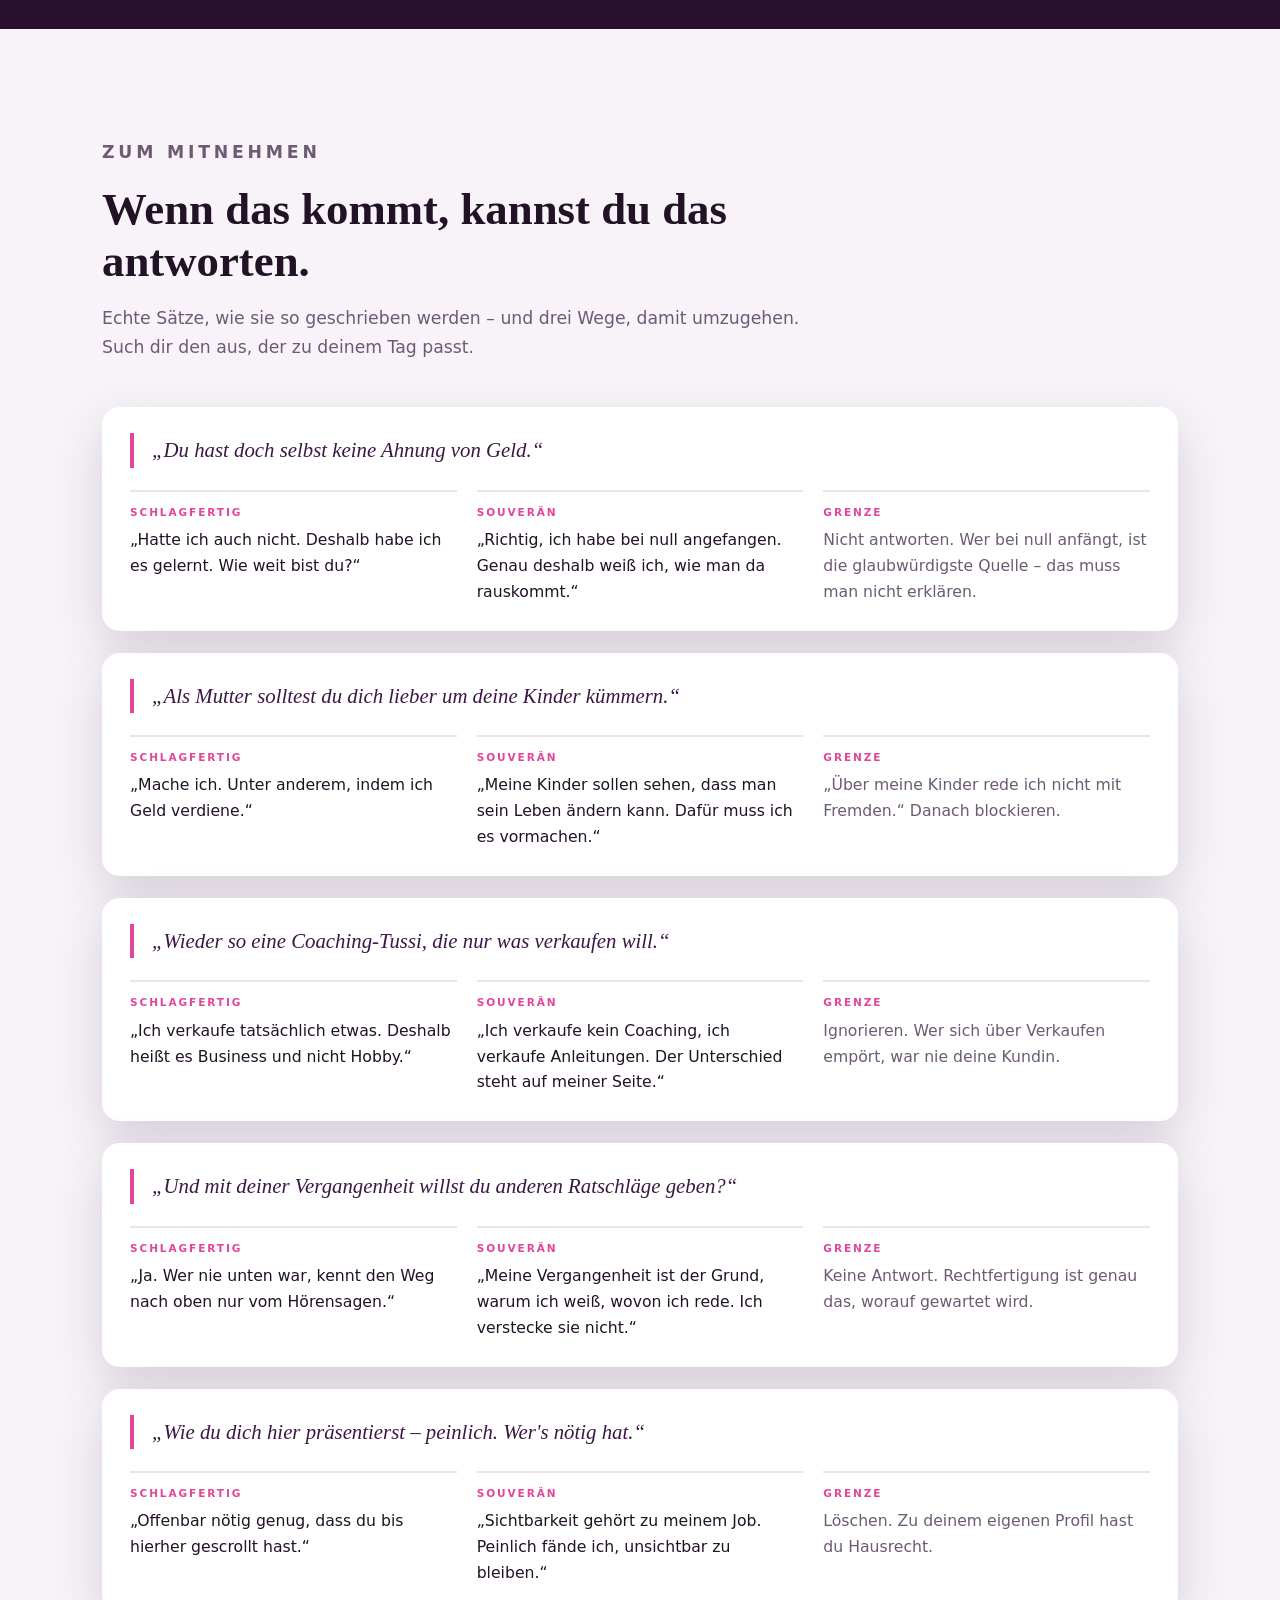
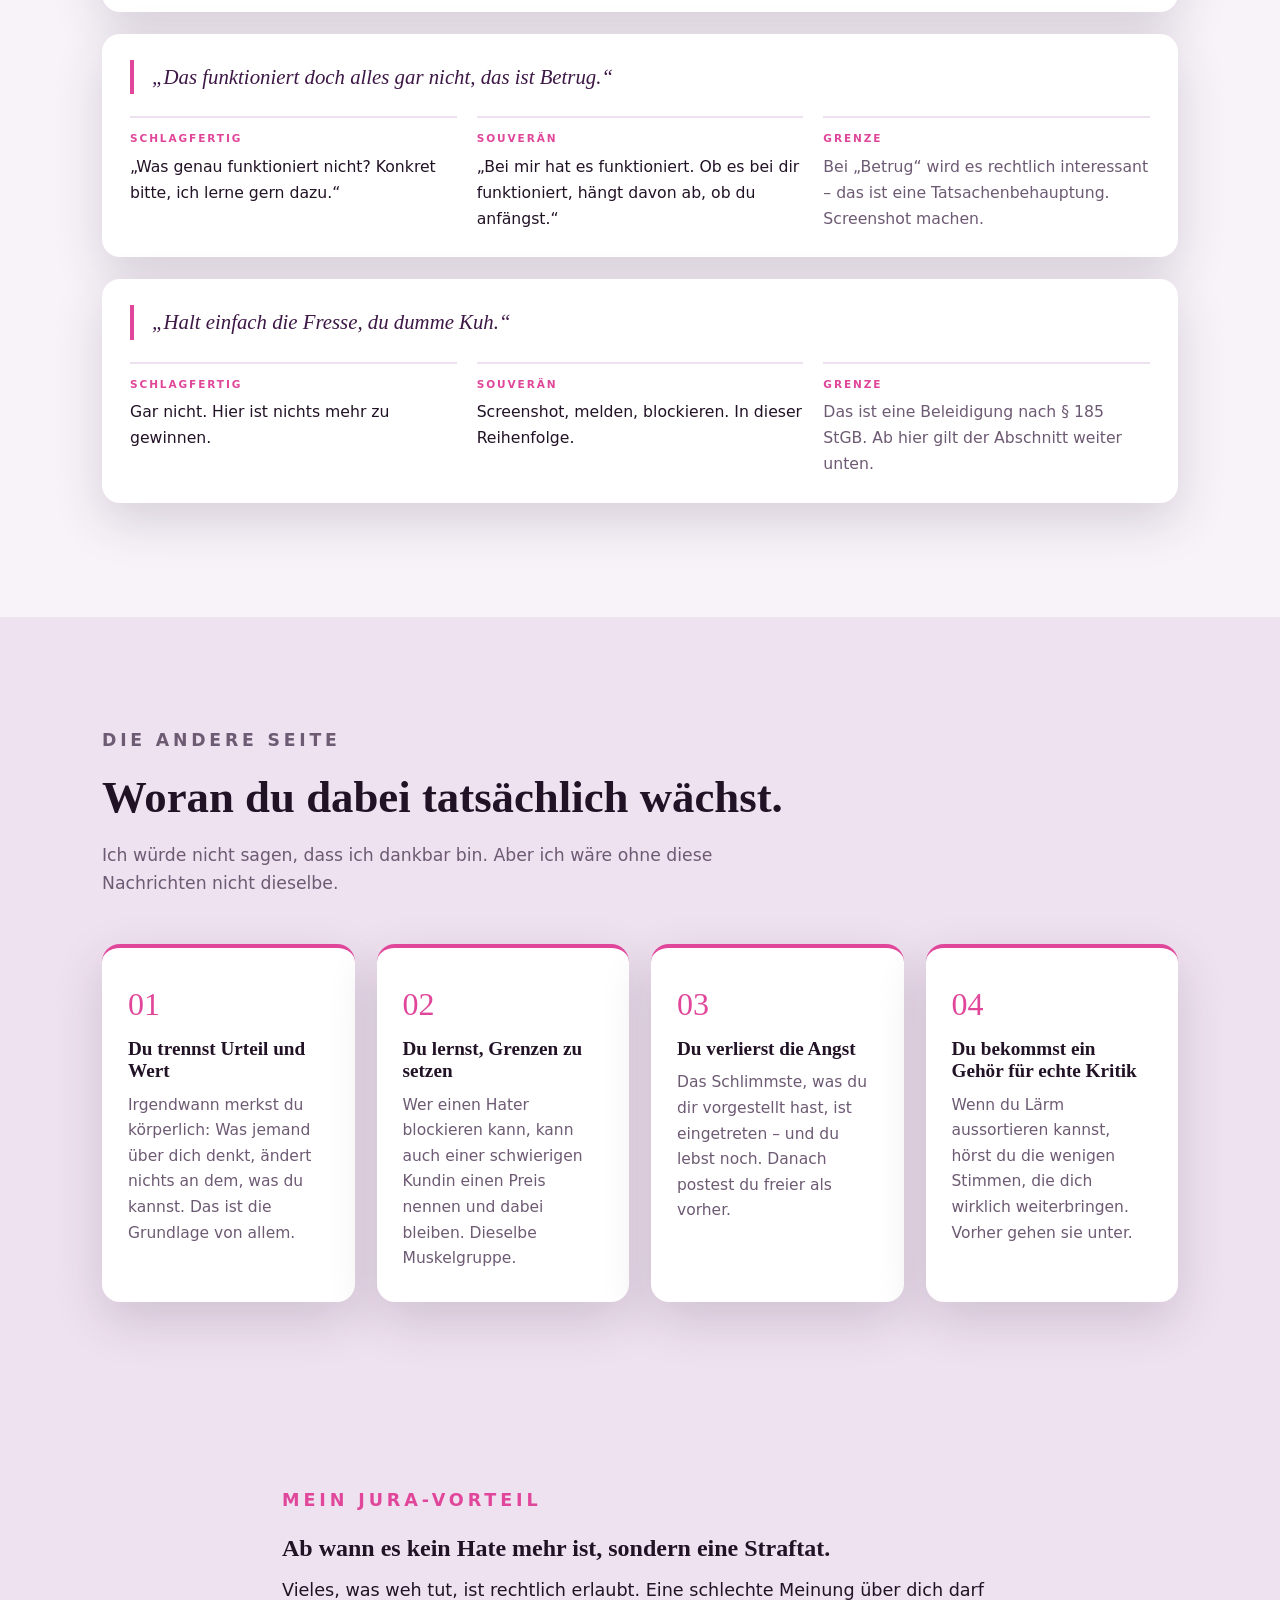
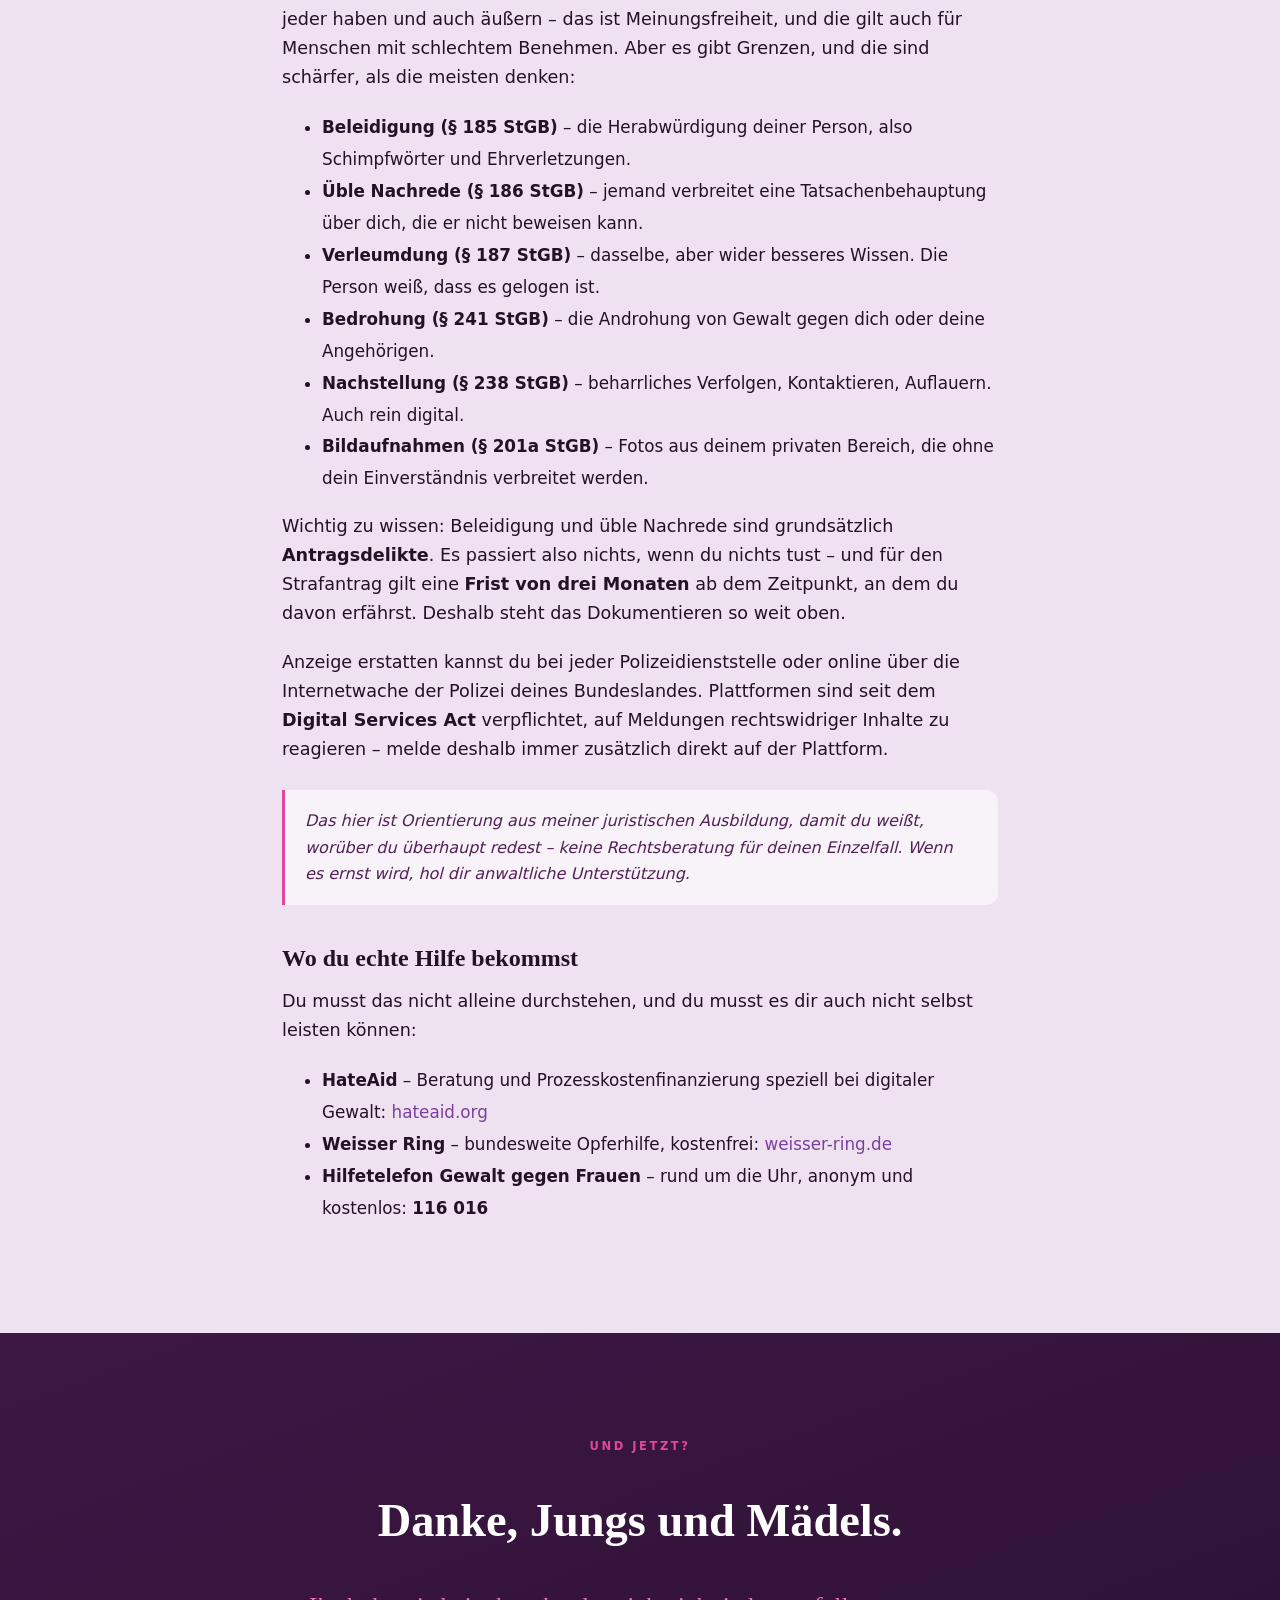
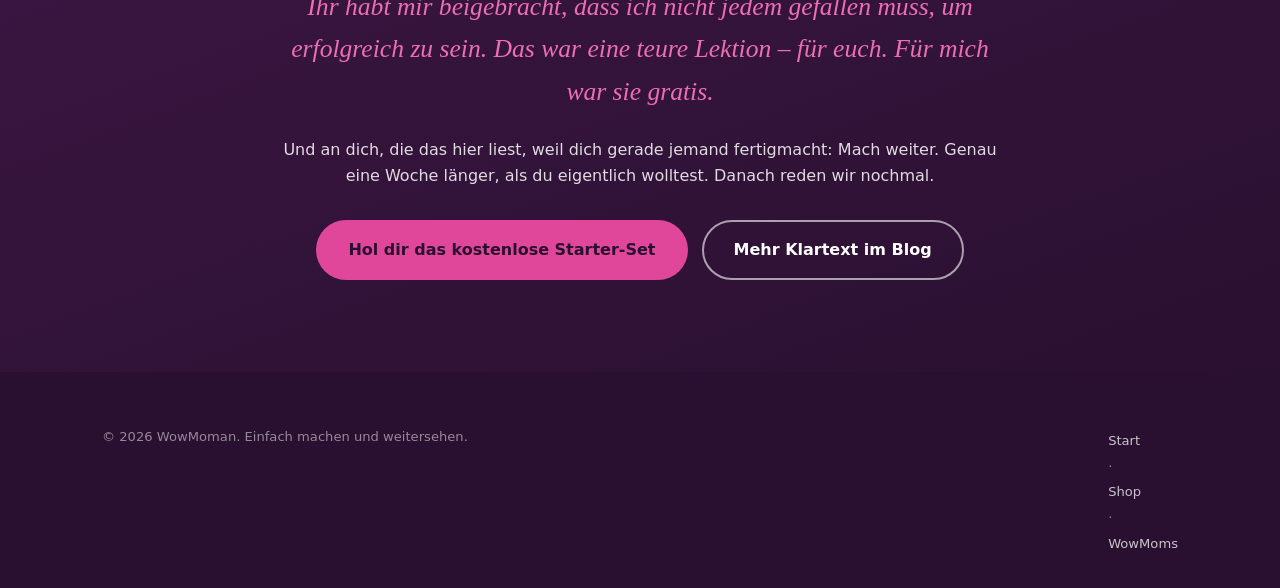
<file: hater.html>
<!DOCTYPE html>
<html lang="de">
<head>
  <meta charset="UTF-8" />
  <meta name="viewport" content="width=device-width, initial-scale=1.0" />
  <title>Für meine Hater &ndash; die ganz besonderen Fans | WowMoman</title>
  <meta name="description" content="Wie ich mit Hate umgehe: meine Erfahrung, fünf Schritte die wirklich helfen, und die Grenze, ab der aus Gemeinheit eine Straftat wird." />
  <link rel="stylesheet" href="assets/styles.css" />
  <link rel="icon" href="assets/favicon.ico" sizes="any" />
  <link rel="icon" type="image/png" sizes="32x32" href="assets/img/favicon-32.png" />
  <link rel="apple-touch-icon" href="assets/img/apple-touch-icon.png" />
</head>
<body>

  <nav class="nav">
    <div class="container">
      <a href="index.html" class="brand">Wow<span>Moman</span></a>
      <button class="nav-toggle" aria-label="Menü">&#9776;</button>
      <div class="nav-links">
        <a href="index.html">Start</a>
        <a href="index.html#saeulen">Methode</a>
        <a href="index.html#wahrheit">Keine Ausreden</a>
        <a href="nischen.html">Dein Business</a>
        <a href="blog.html">Blog</a>
        <a href="shop.html">Shop</a>
        <a href="wowmoms.html">WowMoms</a>
        <a href="hater.html" class="active">Hater</a>
        <a href="index.html#newsletter" class="pill">Kostenlos starten</a>
      </div>
    </div>
  </nav>

  <!-- Aufmacher -->
  <section class="section-dark" style="background:linear-gradient(160deg,var(--teal-800),var(--teal-900));padding-bottom:60px;">
    <div class="container manifest reveal">
      <p class="eyebrow">Klartext</p>
      <h2 style="font-size:clamp(2rem,5vw,3.2rem);">Für meine Hater &ndash; die ganz besonderen Fans.</h2>
      <p class="lead-quote">
        Ihr schreibt mir nachts um halb zwei. Ihr merkt euch, was ich vor drei Monaten gesagt habe.
        Ihr guckt jede Story zu Ende. Ehrlich: So aufmerksam ist nicht mal meine beste Freundin.
      </p>
      <p style="color:rgba(255,255,255,.85);">
        Deshalb nenne ich euch, wie es ist: meine treuesten Fans. Und für alle anderen &ndash;
        für die Frauen, die gerade sichtbar werden und zum ersten Mal so eine Nachricht
        bekommen &ndash; habe ich diese Seite geschrieben.
      </p>
    </div>
  </section>

  <!-- Foto + Einstieg -->
  <section class="story">
    <div class="container">
      <div class="story-grid">
        <figure class="story-photo book-cover reveal" style="aspect-ratio:900/1118;">
          <img src="assets/img/hater.jpg"
               alt="WowMoman sitzt am Brunnen auf dem Berliner Alexanderplatz, Sonnenbrille, roter Lippenstift, und grinst gut gelaunt in die Kamera" />
        </figure>
        <div class="reveal">
          <p class="eyebrow">Der Punkt, an dem es kippt</p>
          <h2>Hate kommt nicht, wenn du scheiterst. Er kommt, wenn du anfängst.</h2>
          <p>
            Solange ich nichts gewagt habe, war ich für alle in Ordnung. Kein Mensch hat mir
            geschrieben, als ich abends erschöpft am Küchentisch saß und nicht wusste, wie es
            weitergeht. Die ersten bösen Nachrichten kamen genau in dem Moment, in dem ich
            angefangen habe, laut zu sein.
          </p>
          <blockquote>
            Niemand tritt gegen eine Frau nach, die still in der Ecke sitzt. Getreten wird nur,
            wer sich bewegt.
          </blockquote>
          <p>
            Das ist unangenehm &ndash; aber es ist auch eine Information. Hate ist kein Zeichen,
            dass du etwas falsch machst. Er ist ein Zeichen, dass du gesehen wirst. Und
            Sichtbarkeit ist genau das, was du für dein Business brauchst.
          </p>
        </div>
      </div>
    </div>
  </section>

  <!-- Was dahintersteckt -->
  <section class="section-sand">
    <div class="container">
      <div class="section-head reveal">
        <p class="eyebrow">Ehrlich betrachtet</p>
        <h2>Was in so einer Nachricht wirklich steht.</h2>
        <p>Fast nie geht es um dich. Meistens geht es um die Person, die schreibt.</p>
      </div>
      <div class="cards">
        <div class="card reveal">
          <div class="num">01</div>
          <h3>&bdquo;Du traust dich was&ldquo;</h3>
          <p>Übersetzt: Ich traue mich nicht. Wer mit dem eigenen Leben im Reinen ist, hat
            keine Zeit, Fremden nachts Beleidigungen zu tippen.</p>
        </div>
        <div class="card reveal">
          <div class="num">02</div>
          <h3>&bdquo;Du erinnerst mich an etwas&ldquo;</h3>
          <p>An eine Entscheidung, die sie nie getroffen haben. An einen Traum, den sie
            abgehakt haben. Dein Aufbruch ist ihr wunder Punkt.</p>
        </div>
        <div class="card reveal">
          <div class="num">03</div>
          <h3>&bdquo;Ich will eine Reaktion&ldquo;</h3>
          <p>Viele wollen gar keine Diskussion. Sie wollen, dass es dich trifft. Deine
            Aufregung ist die Bezahlung &ndash; und die musst du nicht leisten.</p>
        </div>
        <div class="card reveal">
          <div class="num">04</div>
          <h3>&bdquo;Ich bin einfach unhöflich&ldquo;</h3>
          <p>Manchmal ist es auch schlicht schlechte Erziehung und ein schlechter Tag. Nicht
            jede Gemeinheit verdient eine Analyse.</p>
        </div>
      </div>
    </div>
  </section>

  <!-- Meine Erfahrung -->
  <section>
    <div class="container article">
      <p class="eyebrow reveal">Meine Erfahrung</p>
      <h1 class="reveal">Was ich gelernt habe &ndash; auf die harte Tour.</h1>
      <p class="meta reveal">Von WowMoman &middot; Rubrik: Keine Ausreden</p>

      <div class="reveal">
        <p>
          Ich bin nicht abgebrüht. Die erste richtig fiese Nachricht hat mich einen ganzen Abend
          gekostet. Ich habe sie zwanzigmal gelesen, ich habe drei Antworten getippt und wieder
          gelöscht, und ich habe mich gefragt, ob an dem Vorwurf etwas dran ist.
        </p>
        <p>
          Heute weiß ich: Genau dieses Grübeln ist das eigentliche Ziel. Nicht die Nachricht
          schadet dir, sondern die Stunden, die du ihr danach schenkst.
        </p>

        <div class="ad-slot" style="text-align:left;">
          <span class="label">Hier gehört deine Geschichte hin</span>
          <p style="margin:6px 0 0;">
            [ Deine konkrete Erfahrung: Was war die erste Nachricht, die dich getroffen hat?
            Was hast du gemacht? Was hättest du heute anders gemacht? &ndash; Zwei, drei Absätze
            in deinen eigenen Worten machen diese Seite unschlagbar. Ich habe hier nichts
            erfunden, weil deine echte Geschichte stärker ist als alles, was ich mir ausdenken
            könnte. ]
          </p>
        </div>

        <h2>Die drei Sätze, die mir geholfen haben</h2>
        <p>
          <strong>&bdquo;Ich muss nicht zu jedem Gespräch, zu dem ich eingeladen werde.&ldquo;</strong>
          Eine Beleidigung ist keine Frage. Sie braucht keine Antwort.
        </p>
        <p>
          <strong>&bdquo;Wessen Meinung würde ich mir tatsächlich abholen?&ldquo;</strong>
          Wenn ich diese Person nicht um Rat fragen würde, nehme ich auch ihr Urteil nicht an.
        </p>
        <p>
          <strong>&bdquo;Was kostet mich das gerade?&ldquo;</strong>
          Zeit, Schlaf, Konzentration. Alles Dinge, die ich für mein Business brauche.
        </p>
      </div>
    </div>
  </section>

  <!-- Fünf Schritte -->
  <section class="section-dark">
    <div class="container manifest reveal">
      <p class="eyebrow">Beratung</p>
      <h2>Fünf Schritte, wenn es dich gerade erwischt hat.</h2>
      <ul class="steps" style="grid-template-columns:repeat(5,1fr);">
        <li><span class="k">1</span>Nicht sofort antworten. Erst schlafen, dann entscheiden.</li>
        <li><span class="k">2</span>Screenshot machen &ndash; mit Datum, Name, Link.</li>
        <li><span class="k">3</span>Melden und blockieren, statt zu diskutieren.</li>
        <li><span class="k">4</span>Einem Menschen erzählen, dem du vertraust.</li>
        <li><span class="k">5</span>Weiterarbeiten. Sichtbar bleiben ist die Antwort.</li>
      </ul>
      <p style="color:rgba(255,255,255,.85);margin-top:34px;">
        Zu Schritt 2, weil er am häufigsten vergessen wird: Dokumentiere <em>bevor</em> du
        blockierst. Nach dem Blockieren kommst du an den Verlauf oft nicht mehr heran &ndash;
        und genau den brauchst du, falls es doch ernst wird.
      </p>
    </div>
  </section>

  <!-- Warum der Hate genau jetzt kommt -->
  <section>
    <div class="container article">
      <p class="eyebrow reveal">Der Beitrag</p>
      <h1 class="reveal">Warum der Hate ausgerechnet dann kommt, wenn es läuft.</h1>
      <p class="meta reveal">Von WowMoman &middot; Rubrik: Keine Ausreden</p>

      <div class="reveal">
        <p>
          Es ist kein Zufall, dass die erste hässliche Nachricht selten kommt, wenn du am
          Boden liegst. Sie kommt, wenn der erste Post gut läuft. Wenn du erzählst, dass du
          etwas verkauft hast. Wenn man dir ansieht, dass es aufwärtsgeht. Dafür gibt es
          Gründe, und keiner davon hat mit dir zu tun.
        </p>

        <h2>1. Du nimmst ihnen die Ausrede weg</h2>
        <p>
          Menschen messen sich nicht an Prominenten. Sie messen sich an Leuten, die ihnen
          ähnlich sind. Eine Frau, die dieselben Sorgen hatte, dieselbe leere Kasse, dieselbe
          Erschöpfung &ndash; und die trotzdem angefangen hat &ndash; ist der unbequemste
          Vergleich überhaupt. Denn sie beweist, dass es ging.
        </p>
        <p>
          Solange niemand es schafft, ist &bdquo;das geht halt nicht&ldquo; eine Tatsache.
          Sobald eine es schafft, wird daraus eine Entscheidung. Und niemand hört gern, dass
          er sich entschieden hat.
        </p>

        <h2>2. Dein Aufstieg fühlt sich für sie wie ein Abstieg an</h2>
        <p>
          Status ist immer relativ. Wenn du steigst und alles andere bleibt gleich, rutscht
          gefühlt jeder andere ein Stück nach unten &ndash; auch wenn sich objektiv bei ihm
          gar nichts geändert hat. Dieses Gefühl ist echt, auch wenn der Anlass es nicht ist.
          Der Kommentar ist dann der Versuch, dich wieder auf Augenhöhe zu ziehen.
        </p>

        <h2>3. Am Bildschirm fällt die Hemmung weg</h2>
        <p>
          Kein Blickkontakt, kein Gesicht, keine Reaktion in Echtzeit, oft nicht mal der echte
          Name. Was jemand dir ins Gesicht nie sagen würde, tippt er nachts in ein Textfeld,
          ohne dabei zu merken, dass am anderen Ende ein Mensch sitzt. Das ist kein Charakter,
          das ist Distanz &ndash; und Distanz macht mutig auf die billige Art.
        </p>

        <h2>4. Sie kennen dich. Du kennst sie nicht.</h2>
        <p>
          Wer dir monatelang zuschaut, hat das Gefühl, dich zu kennen: deine Küche, deine
          Kinder, deine schlechten Tage. Aus diesem einseitigen Verhältnis entsteht ein
          Anspruch &ndash; du &bdquo;schuldest&ldquo; ihnen angeblich Rechenschaft. Tust du
          etwas, das nicht ins Bild passt, reagieren sie wie enttäuschte Bekannte. Nur bist du
          mit ihnen nicht bekannt.
        </p>

        <h2>5. Hass bekommt Likes</h2>
        <p>
          Ein gemeiner Kommentar bringt Zustimmung, Antworten, Aufmerksamkeit. Für manche ist
          das die einzige Bühne, die sie haben. Du bist dabei nicht der Gegner, sondern die
          Kulisse. Deshalb bringt Diskutieren auch nichts: Du diskutierst mit jemandem, dem es
          gar nicht um den Inhalt geht.
        </p>

        <blockquote>
          Merk dir diesen einen Satz: Niemand beneidet dich um ein Leben, das er nicht will.
          Jeder Hasskommentar ist ein unfreiwilliges Kompliment.
        </blockquote>
      </div>
    </div>
  </section>

  <!-- Hate oder Kritik -->
  <section class="section-sand">
    <div class="container">
      <div class="section-head reveal">
        <p class="eyebrow">Erst sortieren</p>
        <h2>Nicht alles Unangenehme ist Hate.</h2>
        <p>Bevor du reagierst, entscheide, was du vor dir hast. Kritik macht dich besser.
          Hate will dich nur kleiner. Der Unterschied ist erkennbar:</p>
      </div>
      <div class="gegenueber reveal">
        <div class="hate">
          <h3>Das ist Hate</h3>
          <ul>
            <li>Es geht um <strong>dich als Person</strong>, nicht um deine Sache</li>
            <li>Aussehen, Alter, Herkunft, Muttersein</li>
            <li>Keine Begründung, nur ein Urteil</li>
            <li>Es ist öffentlich und auf Publikum aus</li>
            <li>Auf eine Rückfrage kommt nichts Konkretes</li>
            <li>Du sollst dich schlecht fühlen &ndash; das ist der ganze Zweck</li>
          </ul>
        </div>
        <div class="kritik">
          <h3>Das ist Kritik</h3>
          <ul>
            <li>Es geht um <strong>eine konkrete Sache</strong>, die du gesagt hast</li>
            <li>Inhalt, Zahl, Behauptung, Formulierung</li>
            <li>Es gibt eine Begründung, auch wenn sie unbequem ist</li>
            <li>Oft kommt sie per Direktnachricht, nicht vor Publikum</li>
            <li>Auf eine Rückfrage kommt eine Antwort</li>
            <li>Du sollst etwas besser machen</li>
          </ul>
        </div>
      </div>
      <p class="reveal" style="max-width:760px;margin:30px auto 0;text-align:center;color:var(--muted);">
        Kritik nimmst du an, auch wenn sie ruppig formuliert ist. Hate beantwortest du nach
        den Regeln unten &ndash; oder gar nicht.
      </p>
    </div>
  </section>

  <!-- Schlagfertigkeit -->
  <section class="section-dark">
    <div class="container">
      <div class="section-head reveal" style="margin-left:auto;margin-right:auto;text-align:center;">
        <p class="eyebrow">Rhetorik</p>
        <h2>Sechs Techniken, die immer funktionieren.</h2>
        <p>Schlagfertigkeit ist kein Talent. Es sind ein paar Muster, die man vorher kennt
          &ndash; dann fällt einem im Ernstfall etwas ein.</p>
      </div>
      <div class="cards" style="grid-template-columns:repeat(3,1fr);">
        <div class="card reveal">
          <div class="num">01</div>
          <h3>Die Rückfrage</h3>
          <p>&bdquo;Wie genau meinst du das?&ldquo; Die meisten Angriffe halten keine
            Nachfrage aus, weil nichts dahintersteckt. Du drehst die Beweislast um, ohne
            ein einziges böses Wort.</p>
        </div>
        <div class="card reveal">
          <div class="num">02</div>
          <h3>Zustimmen und weiterdrehen</h3>
          <p>&bdquo;Ja, stimmt &ndash; und genau deshalb&hellip;&ldquo; Wer zustimmt, ist
            nicht angreifbar. Der Schlag geht ins Leere, und du behältst das Wort.</p>
        </div>
        <div class="card reveal">
          <div class="num">03</div>
          <h3>Übertreiben</h3>
          <p>&bdquo;Absolut. Ich bin die schlimmste Person im Internet. Und jetzt?&ldquo;
            Ironie nimmt dem Vorwurf die Wucht, ohne dass du dich verteidigst.</p>
        </div>
        <div class="card reveal">
          <div class="num">04</div>
          <h3>Umdeuten</h3>
          <p>Aus dem Vorwurf ein Lob machen: &bdquo;Selbstverliebt? Ich nenne das
            Selbstachtung.&ldquo; Du behältst die Deutungshoheit über dein eigenes Verhalten.</p>
        </div>
        <div class="card reveal">
          <div class="num">05</div>
          <h3>Die Grenze</h3>
          <p>Kein Witz, nur Klarheit: &bdquo;Das war's. Ich blockiere jetzt.&ldquo; Ein Satz,
            keine Diskussion, kein Nachtreten. Wirkt stärker als jede Pointe.</p>
        </div>
        <div class="card reveal">
          <div class="num">06</div>
          <h3>Das Schweigen</h3>
          <p>Nichts zu antworten ist auch eine Antwort &ndash; und oft die deutlichste. Wer
            keine Reaktion bekommt, hat keine Bühne.</p>
        </div>
      </div>
      <div class="container manifest reveal" style="margin-top:44px;">
        <p class="lead-quote">Die eine Regel über allen: Rechtfertige dich nicht.</p>
        <p style="color:rgba(255,255,255,.85);">
          In dem Moment, in dem du erklärst, warum du das Recht hast zu tun, was du tust, hast
          du den Rahmen schon akzeptiert &ndash; dass da nämlich jemand über dich urteilen darf.
          Antworte, aber verteidige dich nicht.
        </p>
      </div>
    </div>
  </section>

  <!-- Konkrete Beispiele -->
  <section>
    <div class="container">
      <div class="section-head reveal">
        <p class="eyebrow">Zum Mitnehmen</p>
        <h2>Wenn das kommt, kannst du das antworten.</h2>
        <p>Echte Sätze, wie sie so geschrieben werden &ndash; und drei Wege, damit umzugehen.
          Such dir den aus, der zu deinem Tag passt.</p>
      </div>

      <div class="konter reveal">
        <p class="kommentar">&bdquo;Du hast doch selbst keine Ahnung von Geld.&ldquo;</p>
        <div class="antworten">
          <div><span class="art">Schlagfertig</span><p>&bdquo;Hatte ich auch nicht. Deshalb habe ich es gelernt. Wie weit bist du?&ldquo;</p></div>
          <div><span class="art">Souverän</span><p>&bdquo;Richtig, ich habe bei null angefangen. Genau deshalb weiß ich, wie man da rauskommt.&ldquo;</p></div>
          <div class="leise"><span class="art">Grenze</span><p>Nicht antworten. Wer bei null anfängt, ist die glaubwürdigste Quelle &ndash; das muss man nicht erklären.</p></div>
        </div>
      </div>

      <div class="konter reveal">
        <p class="kommentar">&bdquo;Als Mutter solltest du dich lieber um deine Kinder kümmern.&ldquo;</p>
        <div class="antworten">
          <div><span class="art">Schlagfertig</span><p>&bdquo;Mache ich. Unter anderem, indem ich Geld verdiene.&ldquo;</p></div>
          <div><span class="art">Souverän</span><p>&bdquo;Meine Kinder sollen sehen, dass man sein Leben ändern kann. Dafür muss ich es vormachen.&ldquo;</p></div>
          <div class="leise"><span class="art">Grenze</span><p>&bdquo;Über meine Kinder rede ich nicht mit Fremden.&ldquo; Danach blockieren.</p></div>
        </div>
      </div>

      <div class="konter reveal">
        <p class="kommentar">&bdquo;Wieder so eine Coaching-Tussi, die nur was verkaufen will.&ldquo;</p>
        <div class="antworten">
          <div><span class="art">Schlagfertig</span><p>&bdquo;Ich verkaufe tatsächlich etwas. Deshalb heißt es Business und nicht Hobby.&ldquo;</p></div>
          <div><span class="art">Souverän</span><p>&bdquo;Ich verkaufe kein Coaching, ich verkaufe Anleitungen. Der Unterschied steht auf meiner Seite.&ldquo;</p></div>
          <div class="leise"><span class="art">Grenze</span><p>Ignorieren. Wer sich über Verkaufen empört, war nie deine Kundin.</p></div>
        </div>
      </div>

      <div class="konter reveal">
        <p class="kommentar">&bdquo;Und mit deiner Vergangenheit willst du anderen Ratschläge geben?&ldquo;</p>
        <div class="antworten">
          <div><span class="art">Schlagfertig</span><p>&bdquo;Ja. Wer nie unten war, kennt den Weg nach oben nur vom Hörensagen.&ldquo;</p></div>
          <div><span class="art">Souverän</span><p>&bdquo;Meine Vergangenheit ist der Grund, warum ich weiß, wovon ich rede. Ich verstecke sie nicht.&ldquo;</p></div>
          <div class="leise"><span class="art">Grenze</span><p>Keine Antwort. Rechtfertigung ist genau das, worauf gewartet wird.</p></div>
        </div>
      </div>

      <div class="konter reveal">
        <p class="kommentar">&bdquo;Wie du dich hier präsentierst &ndash; peinlich. Wer's nötig hat.&ldquo;</p>
        <div class="antworten">
          <div><span class="art">Schlagfertig</span><p>&bdquo;Offenbar nötig genug, dass du bis hierher gescrollt hast.&ldquo;</p></div>
          <div><span class="art">Souverän</span><p>&bdquo;Sichtbarkeit gehört zu meinem Job. Peinlich fände ich, unsichtbar zu bleiben.&ldquo;</p></div>
          <div class="leise"><span class="art">Grenze</span><p>Löschen. Zu deinem eigenen Profil hast du Hausrecht.</p></div>
        </div>
      </div>

      <div class="konter reveal">
        <p class="kommentar">&bdquo;Das funktioniert doch alles gar nicht, das ist Betrug.&ldquo;</p>
        <div class="antworten">
          <div><span class="art">Schlagfertig</span><p>&bdquo;Was genau funktioniert nicht? Konkret bitte, ich lerne gern dazu.&ldquo;</p></div>
          <div><span class="art">Souverän</span><p>&bdquo;Bei mir hat es funktioniert. Ob es bei dir funktioniert, hängt davon ab, ob du anfängst.&ldquo;</p></div>
          <div class="leise"><span class="art">Grenze</span><p>Bei &bdquo;Betrug&ldquo; wird es rechtlich interessant &ndash; das ist eine Tatsachenbehauptung. Screenshot machen.</p></div>
        </div>
      </div>

      <div class="konter reveal">
        <p class="kommentar">&bdquo;Halt einfach die Fresse, du dumme Kuh.&ldquo;</p>
        <div class="antworten">
          <div><span class="art">Schlagfertig</span><p>Gar nicht. Hier ist nichts mehr zu gewinnen.</p></div>
          <div><span class="art">Souverän</span><p>Screenshot, melden, blockieren. In dieser Reihenfolge.</p></div>
          <div class="leise"><span class="art">Grenze</span><p>Das ist eine Beleidigung nach § 185 StGB. Ab hier gilt der Abschnitt weiter unten.</p></div>
        </div>
      </div>
    </div>
  </section>

  <!-- Woran du wächst -->
  <section class="section-sand">
    <div class="container">
      <div class="section-head reveal">
        <p class="eyebrow">Die andere Seite</p>
        <h2>Woran du dabei tatsächlich wächst.</h2>
        <p>Ich würde nicht sagen, dass ich dankbar bin. Aber ich wäre ohne diese Nachrichten
          nicht dieselbe.</p>
      </div>
      <div class="cards">
        <div class="card reveal">
          <div class="num">01</div>
          <h3>Du trennst Urteil und Wert</h3>
          <p>Irgendwann merkst du körperlich: Was jemand über dich denkt, ändert nichts an
            dem, was du kannst. Das ist die Grundlage von allem.</p>
        </div>
        <div class="card reveal">
          <div class="num">02</div>
          <h3>Du lernst, Grenzen zu setzen</h3>
          <p>Wer einen Hater blockieren kann, kann auch einer schwierigen Kundin einen
            Preis nennen und dabei bleiben. Dieselbe Muskelgruppe.</p>
        </div>
        <div class="card reveal">
          <div class="num">03</div>
          <h3>Du verlierst die Angst</h3>
          <p>Das Schlimmste, was du dir vorgestellt hast, ist eingetreten &ndash; und du
            lebst noch. Danach postest du freier als vorher.</p>
        </div>
        <div class="card reveal">
          <div class="num">04</div>
          <h3>Du bekommst ein Gehör für echte Kritik</h3>
          <p>Wenn du Lärm aussortieren kannst, hörst du die wenigen Stimmen, die dich
            wirklich weiterbringen. Vorher gehen sie unter.</p>
        </div>
      </div>
    </div>
  </section>

  <!-- Rechtliches -->
  <section class="section-sand">
    <div class="container article">
      <p class="eyebrow reveal">Mein Jura-Vorteil</p>
      <h2 class="reveal" style="margin-top:8px;">Ab wann es kein Hate mehr ist, sondern eine Straftat.</h2>

      <div class="reveal">
        <p>
          Vieles, was weh tut, ist rechtlich erlaubt. Eine schlechte Meinung über dich darf
          jeder haben und auch äußern &ndash; das ist Meinungsfreiheit, und die gilt auch für
          Menschen mit schlechtem Benehmen. Aber es gibt Grenzen, und die sind schärfer, als
          die meisten denken:
        </p>
        <ul style="font-size:1.05rem;line-height:1.9;">
          <li><strong>Beleidigung (§ 185 StGB)</strong> &ndash; die Herabwürdigung deiner Person,
            also Schimpfwörter und Ehrverletzungen.</li>
          <li><strong>Üble Nachrede (§ 186 StGB)</strong> &ndash; jemand verbreitet eine
            Tatsachenbehauptung über dich, die er nicht beweisen kann.</li>
          <li><strong>Verleumdung (§ 187 StGB)</strong> &ndash; dasselbe, aber wider besseres
            Wissen. Die Person weiß, dass es gelogen ist.</li>
          <li><strong>Bedrohung (§ 241 StGB)</strong> &ndash; die Androhung von Gewalt gegen
            dich oder deine Angehörigen.</li>
          <li><strong>Nachstellung (§ 238 StGB)</strong> &ndash; beharrliches Verfolgen,
            Kontaktieren, Auflauern. Auch rein digital.</li>
          <li><strong>Bildaufnahmen (§ 201a StGB)</strong> &ndash; Fotos aus deinem privaten
            Bereich, die ohne dein Einverständnis verbreitet werden.</li>
        </ul>
        <p>
          Wichtig zu wissen: Beleidigung und üble Nachrede sind grundsätzlich
          <strong>Antragsdelikte</strong>. Es passiert also nichts, wenn du nichts tust &ndash;
          und für den Strafantrag gilt eine <strong>Frist von drei Monaten</strong> ab dem
          Zeitpunkt, an dem du davon erfährst. Deshalb steht das Dokumentieren so weit oben.
        </p>
        <p>
          Anzeige erstatten kannst du bei jeder Polizeidienststelle oder online über die
          Internetwache der Polizei deines Bundeslandes. Plattformen sind seit dem
          <strong>Digital Services Act</strong> verpflichtet, auf Meldungen rechtswidriger
          Inhalte zu reagieren &ndash; melde deshalb immer zusätzlich direkt auf der Plattform.
        </p>

        <blockquote style="border-left:3px solid var(--gold-500);padding-left:20px;font-style:italic;color:var(--teal-700);">
          Das hier ist Orientierung aus meiner juristischen Ausbildung, damit du weißt, worüber
          du überhaupt redest &ndash; keine Rechtsberatung für deinen Einzelfall. Wenn es ernst
          wird, hol dir anwaltliche Unterstützung.
        </blockquote>

        <h2>Wo du echte Hilfe bekommst</h2>
        <p>
          Du musst das nicht alleine durchstehen, und du musst es dir auch nicht selbst
          leisten können:
        </p>
        <ul style="font-size:1.05rem;line-height:1.9;">
          <li><strong>HateAid</strong> &ndash; Beratung und Prozesskostenfinanzierung speziell
            bei digitaler Gewalt: <a href="https://hateaid.org" target="_blank" rel="noopener">hateaid.org</a></li>
          <li><strong>Weisser Ring</strong> &ndash; bundesweite Opferhilfe, kostenfrei:
            <a href="https://weisser-ring.de" target="_blank" rel="noopener">weisser-ring.de</a></li>
          <li><strong>Hilfetelefon Gewalt gegen Frauen</strong> &ndash; rund um die Uhr,
            anonym und kostenlos: <strong>116 016</strong></li>
        </ul>
      </div>
    </div>
  </section>

  <!-- Abschluss -->
  <section class="section-dark" style="background:linear-gradient(160deg,var(--teal-800),var(--teal-900));">
    <div class="container manifest reveal">
      <p class="eyebrow">Und jetzt?</p>
      <h2>Danke, Jungs und Mädels.</h2>
      <p class="lead-quote">
        Ihr habt mir beigebracht, dass ich nicht jedem gefallen muss, um erfolgreich zu sein.
        Das war eine teure Lektion &ndash; für euch. Für mich war sie gratis.
      </p>
      <p style="color:rgba(255,255,255,.85);">
        Und an dich, die das hier liest, weil dich gerade jemand fertigmacht: Mach weiter.
        Genau eine Woche länger, als du eigentlich wolltest. Danach reden wir nochmal.
      </p>
      <div style="margin-top:30px;display:flex;gap:14px;justify-content:center;flex-wrap:wrap;">
        <a href="index.html#newsletter" class="btn btn-primary">Hol dir das kostenlose Starter-Set</a>
        <a href="blog.html" class="btn btn-ghost">Mehr Klartext im Blog</a>
      </div>
    </div>
  </section>

  <footer>
    <div class="container">
      <div class="foot-bottom" style="border:0;margin:0;padding:0;">
        <span>&copy; 2026 WowMoman. Einfach machen und weitersehen.</span>
        <span><a href="index.html">Start</a> &middot; <a href="shop.html">Shop</a> &middot; <a href="wowmoms.html">WowMoms</a></span>
      </div>
    </div>
  </footer>

  <script src="assets/app.js"></script>
</body>
</html>
</file>
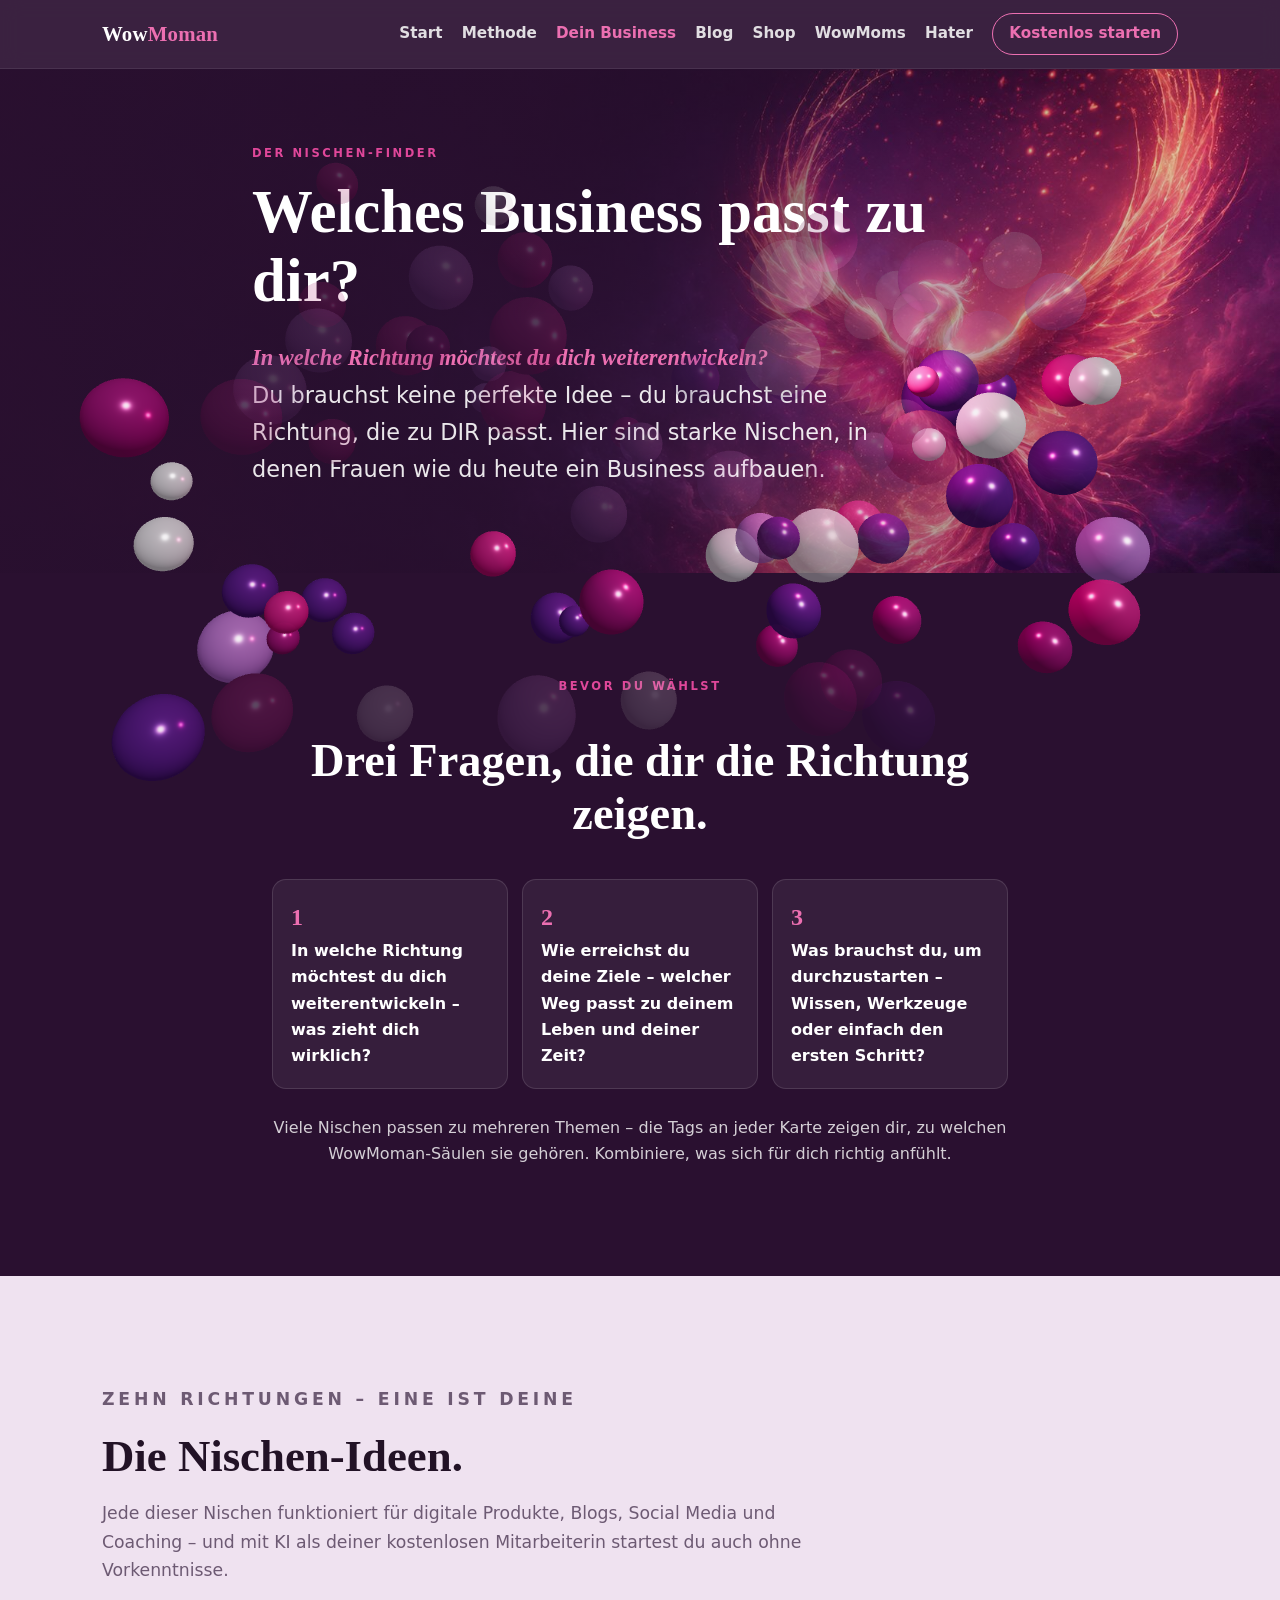
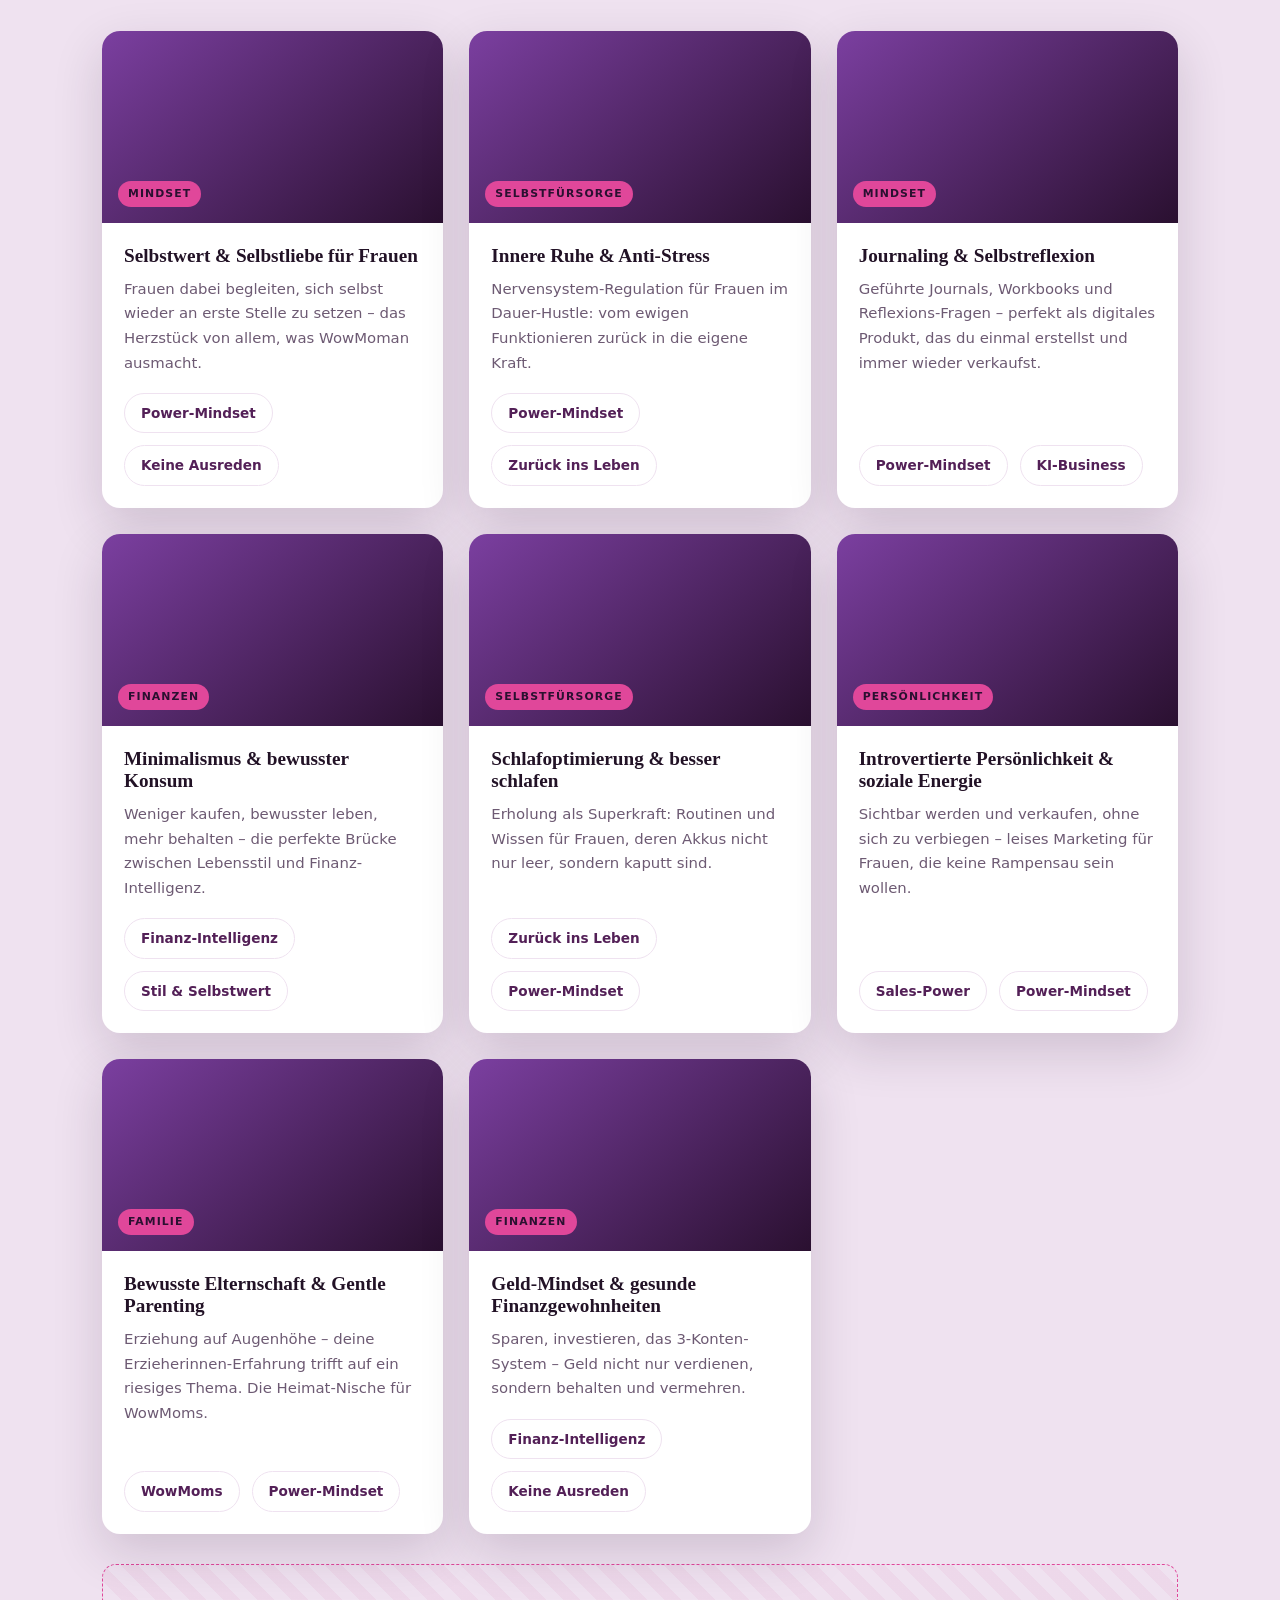
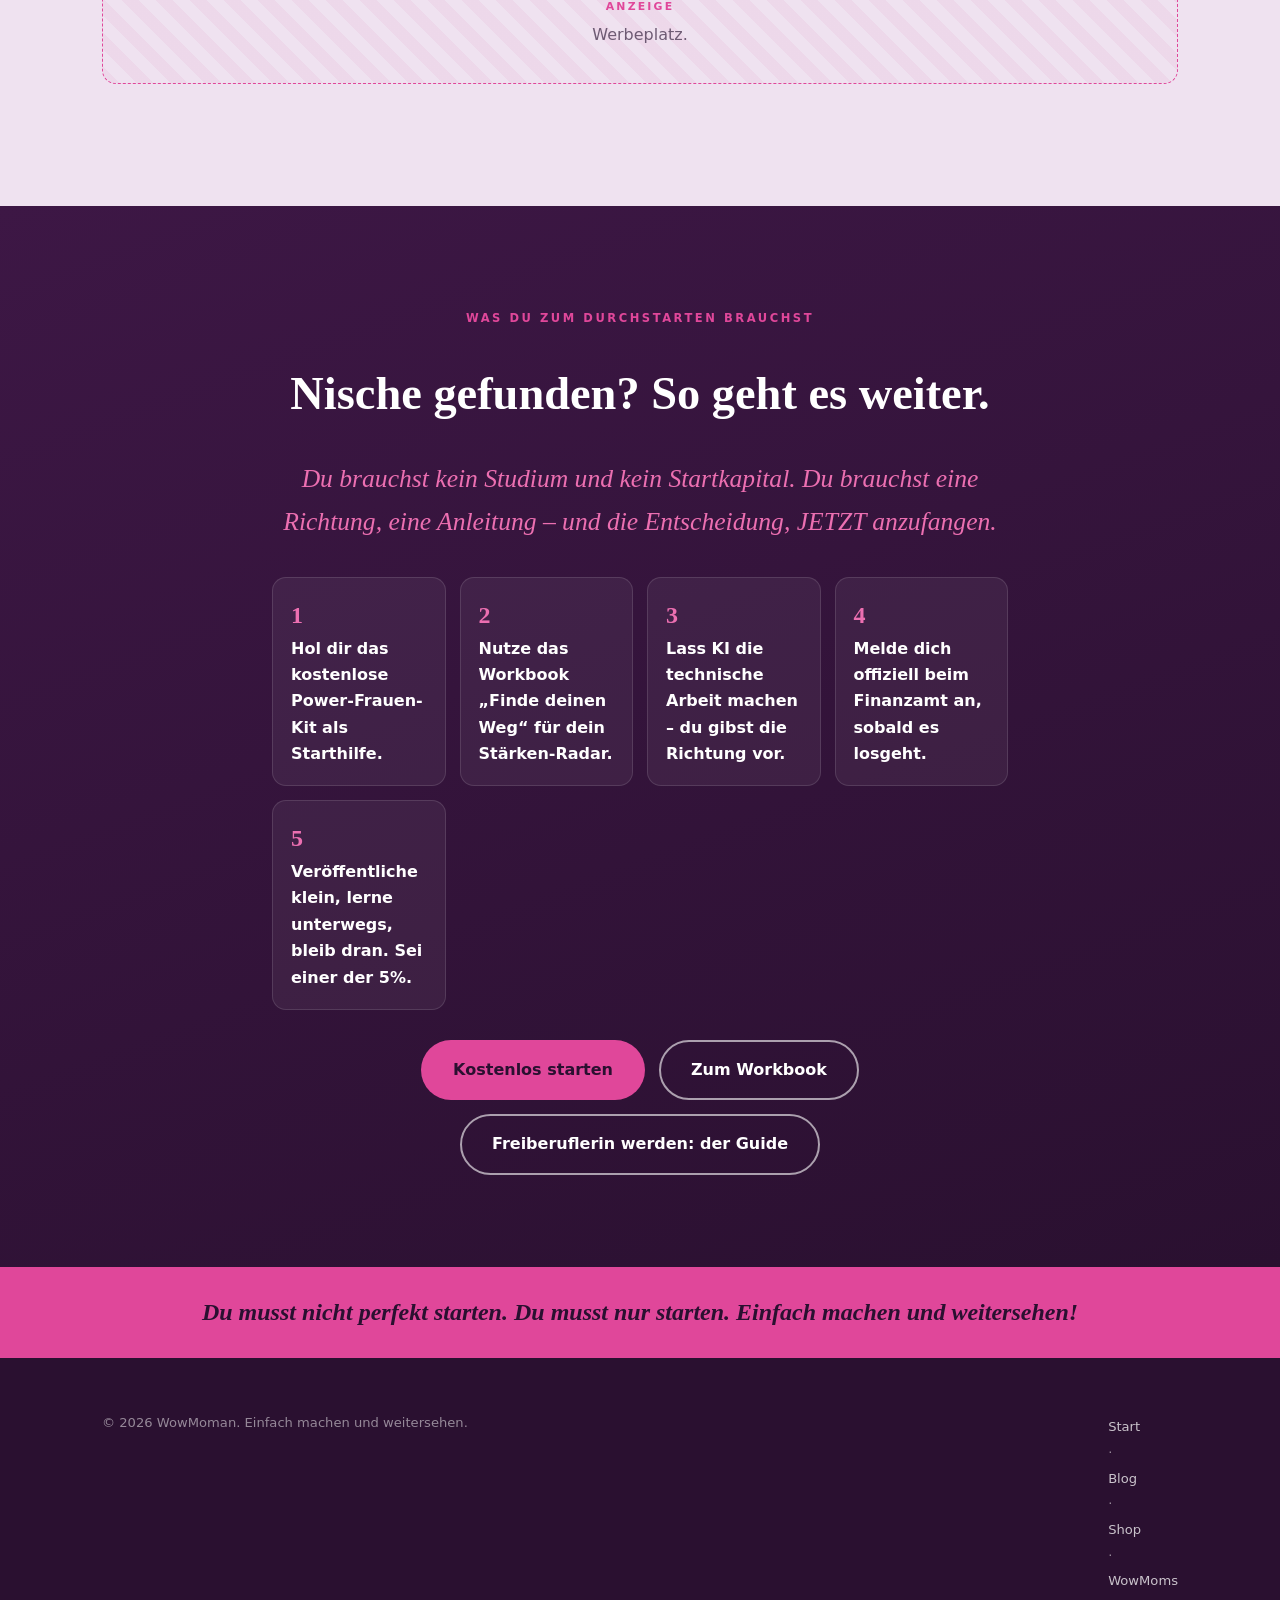
<file: nischen.html>
<!DOCTYPE html>
<html lang="de">
<head>
  <meta charset="UTF-8" />
  <meta name="viewport" content="width=device-width, initial-scale=1.0" />
  <title>Welches Business passt zu dir? &ndash; Der Nischen-Finder | WowMoman</title>
  <meta name="description" content="Der WowMoman Nischen-Finder: Selbstwert, innere Ruhe, Journaling, Minimalismus, Schlaf, Geld-Mindset und mehr. Finde die Richtung, in die du dich entwickeln willst &ndash; und starte durch." />
  <link rel="stylesheet" href="assets/styles.css" />
  <link rel="icon" href="assets/favicon.ico" sizes="any" />
  <link rel="icon" type="image/png" sizes="32x32" href="assets/img/favicon-32.png" />
  <link rel="apple-touch-icon" href="assets/img/apple-touch-icon.png" />
</head>
<body>

  <nav class="nav">
    <div class="container">
      <a href="index.html" class="brand">Wow<span>Moman</span></a>
      <button class="nav-toggle" aria-label="Menü">&#9776;</button>
      <div class="nav-links">
        <a href="index.html">Start</a>
        <a href="index.html#saeulen">Methode</a>
        <a href="nischen.html" class="active">Dein Business</a>
        <a href="blog.html">Blog</a>
        <a href="shop.html">Shop</a>
        <a href="wowmoms.html">WowMoms</a>
        <a href="hater.html">Hater</a>
        <a href="index.html#newsletter" class="pill">Kostenlos starten</a>
      </div>
    </div>
  </nav>

  <!-- Hero -->
  <header class="hero" style="min-height:56vh;">
    <div class="hero-media"></div>
    <div class="container">
      <p class="eyebrow reveal">Der Nischen-Finder</p>
      <h1 class="reveal" style="font-size:clamp(2.2rem,5vw,3.8rem);">Welches Business passt zu dir?</h1>
      <p class="lead reveal">
        <span class="sub">In welche Richtung möchtest du dich weiterentwickeln?</span><br />
        Du brauchst keine perfekte Idee &ndash; du brauchst eine Richtung, die zu DIR passt.
        Hier sind starke Nischen, in denen Frauen wie du heute ein Business aufbauen.
      </p>
    </div>
  </header>

  <!-- Die 3 Leitfragen -->
  <section class="section-dark">
    <div class="container manifest reveal">
      <p class="eyebrow">Bevor du wählst</p>
      <h2>Drei Fragen, die dir die Richtung zeigen.</h2>
      <ul class="steps" style="grid-template-columns:repeat(3,1fr);">
        <li><span class="k">1</span>In welche Richtung möchtest du dich weiterentwickeln &ndash; was zieht dich wirklich?</li>
        <li><span class="k">2</span>Wie erreichst du deine Ziele &ndash; welcher Weg passt zu deinem Leben und deiner Zeit?</li>
        <li><span class="k">3</span>Was brauchst du, um durchzustarten &ndash; Wissen, Werkzeuge oder einfach den ersten Schritt?</li>
      </ul>
      <p style="color:rgba(255,255,255,.8);margin-top:26px;">
        Viele Nischen passen zu mehreren Themen &ndash; die Tags an jeder Karte zeigen dir,
        zu welchen WowMoman-Säulen sie gehören. Kombiniere, was sich für dich richtig anfühlt.
      </p>
    </div>
  </section>

  <!-- Nischen-Karten -->
  <section class="section-sand">
    <div class="container">
      <div class="section-head reveal">
        <p class="eyebrow">Zehn Richtungen &ndash; eine ist deine</p>
        <h2>Die Nischen-Ideen.</h2>
        <p>Jede dieser Nischen funktioniert für digitale Produkte, Blogs, Social Media und Coaching &ndash; und mit KI als deiner kostenlosen Mitarbeiterin startest du auch ohne Vorkenntnisse.</p>
      </div>
      <div class="blog-grid">

        <article class="post reveal">
          <div class="cover"><span class="cat">Mindset</span></div>
          <div class="body">
            <h3>Selbstwert &amp; Selbstliebe für Frauen</h3>
            <p>Frauen dabei begleiten, sich selbst wieder an erste Stelle zu setzen &ndash; das Herzstück von allem, was WowMoman ausmacht.</p>
            <div class="rubrics"><span>Power-Mindset</span><span>Keine Ausreden</span></div>
          </div>
        </article>

        <article class="post reveal">
          <div class="cover"><span class="cat">Selbstfürsorge</span></div>
          <div class="body">
            <h3>Innere Ruhe &amp; Anti-Stress</h3>
            <p>Nervensystem-Regulation für Frauen im Dauer-Hustle: vom ewigen Funktionieren zurück in die eigene Kraft.</p>
            <div class="rubrics"><span>Power-Mindset</span><span>Zurück ins Leben</span></div>
          </div>
        </article>

        <article class="post reveal">
          <div class="cover"><span class="cat">Mindset</span></div>
          <div class="body">
            <h3>Journaling &amp; Selbstreflexion</h3>
            <p>Geführte Journals, Workbooks und Reflexions-Fragen &ndash; perfekt als digitales Produkt, das du einmal erstellst und immer wieder verkaufst.</p>
            <div class="rubrics"><span>Power-Mindset</span><span>KI-Business</span></div>
          </div>
        </article>

        <article class="post reveal">
          <div class="cover"><span class="cat">Finanzen</span></div>
          <div class="body">
            <h3>Minimalismus &amp; bewusster Konsum</h3>
            <p>Weniger kaufen, bewusster leben, mehr behalten &ndash; die perfekte Brücke zwischen Lebensstil und Finanz-Intelligenz.</p>
            <div class="rubrics"><span>Finanz-Intelligenz</span><span>Stil &amp; Selbstwert</span></div>
          </div>
        </article>

        <article class="post reveal">
          <div class="cover"><span class="cat">Selbstfürsorge</span></div>
          <div class="body">
            <h3>Schlafoptimierung &amp; besser schlafen</h3>
            <p>Erholung als Superkraft: Routinen und Wissen für Frauen, deren Akkus nicht nur leer, sondern kaputt sind.</p>
            <div class="rubrics"><span>Zurück ins Leben</span><span>Power-Mindset</span></div>
          </div>
        </article>

        <article class="post reveal">
          <div class="cover"><span class="cat">Persönlichkeit</span></div>
          <div class="body">
            <h3>Introvertierte Persönlichkeit &amp; soziale Energie</h3>
            <p>Sichtbar werden und verkaufen, ohne sich zu verbiegen &ndash; leises Marketing für Frauen, die keine Rampensau sein wollen.</p>
            <div class="rubrics"><span>Sales-Power</span><span>Power-Mindset</span></div>
          </div>
        </article>

        <article class="post reveal">
          <div class="cover"><span class="cat">Familie</span></div>
          <div class="body">
            <h3>Bewusste Elternschaft &amp; Gentle Parenting</h3>
            <p>Erziehung auf Augenhöhe &ndash; deine Erzieherinnen-Erfahrung trifft auf ein riesiges Thema. Die Heimat-Nische für WowMoms.</p>
            <div class="rubrics"><span>WowMoms</span><span>Power-Mindset</span></div>
          </div>
        </article>

        <article class="post reveal">
          <div class="cover"><span class="cat">Finanzen</span></div>
          <div class="body">
            <h3>Geld-Mindset &amp; gesunde Finanzgewohnheiten</h3>
            <p>Sparen, investieren, das 3-Konten-System &ndash; Geld nicht nur verdienen, sondern behalten und vermehren.</p>
            <div class="rubrics"><span>Finanz-Intelligenz</span><span>Keine Ausreden</span></div>
          </div>
        </article>

      </div>

      <!-- Werbe-Platzhalter -->
      <div class="ad-slot leaderboard reveal">
        <span class="label">Anzeige</span>
        <p style="margin:6px 0 0;">Werbeplatz.</p>
      </div>
    </div>
  </section>

  <!-- Wie du durchstartest -->
  <section class="section-dark" style="background:linear-gradient(160deg,var(--teal-800),var(--teal-900));">
    <div class="container manifest reveal">
      <p class="eyebrow">Was du zum Durchstarten brauchst</p>
      <h2>Nische gefunden? So geht es weiter.</h2>
      <p class="lead-quote">
        Du brauchst kein Studium und kein Startkapital. Du brauchst eine Richtung, eine
        Anleitung &ndash; und die Entscheidung, JETZT anzufangen.
      </p>
      <ul class="steps">
        <li><span class="k">1</span>Hol dir das kostenlose Power-Frauen-Kit als Starthilfe.</li>
        <li><span class="k">2</span>Nutze das Workbook &bdquo;Finde deinen Weg&ldquo; für dein Stärken-Radar.</li>
        <li><span class="k">3</span>Lass KI die technische Arbeit machen &ndash; du gibst die Richtung vor.</li>
        <li><span class="k">4</span>Melde dich offiziell beim Finanzamt an, sobald es losgeht.</li>
        <li><span class="k">5</span>Veröffentliche klein, lerne unterwegs, bleib dran. Sei einer der 5%.</li>
      </ul>
      <div style="margin-top:30px;display:flex;gap:14px;justify-content:center;flex-wrap:wrap;">
        <a href="index.html#newsletter" class="btn btn-primary">Kostenlos starten</a>
        <a href="shop.html" class="btn btn-ghost">Zum Workbook</a>
        <a href="blog-freiberuflerin.html" class="btn btn-ghost">Freiberuflerin werden: der Guide</a>
      </div>
    </div>
  </section>

  <!-- Motto-Band -->
  <div class="motto">
    <div class="container"><p>Du musst nicht perfekt starten. Du musst nur starten. Einfach machen und weitersehen!</p></div>
  </div>

  <footer>
    <div class="container">
      <div class="foot-bottom" style="border:0;margin:0;padding:0;">
        <span>&copy; 2026 WowMoman. Einfach machen und weitersehen.</span>
        <span><a href="index.html">Start</a> &middot; <a href="blog.html">Blog</a> &middot; <a href="shop.html">Shop</a> &middot; <a href="wowmoms.html">WowMoms</a></span>
      </div>
    </div>
  </footer>

  <script src="assets/app.js"></script>
  <script type="module" src="assets/ballpit.js"></script>
</body>
</html>
</file>
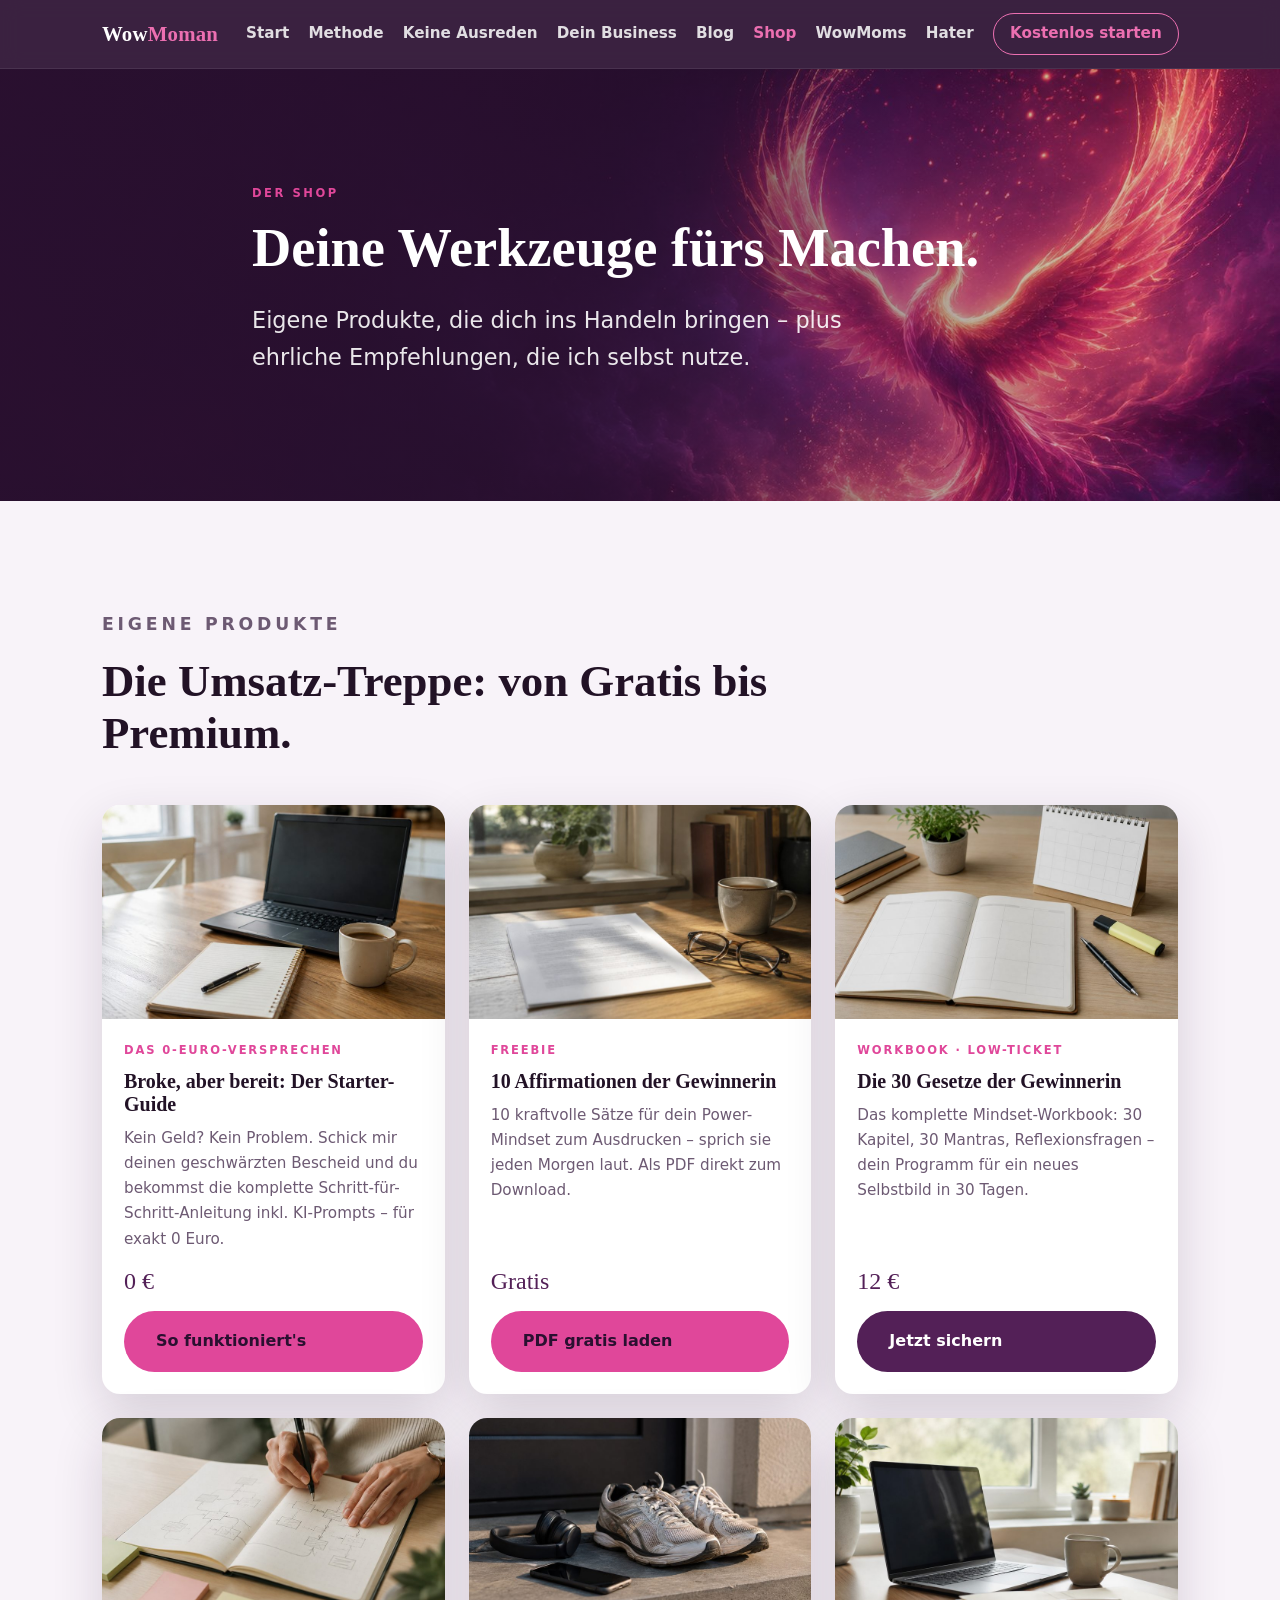
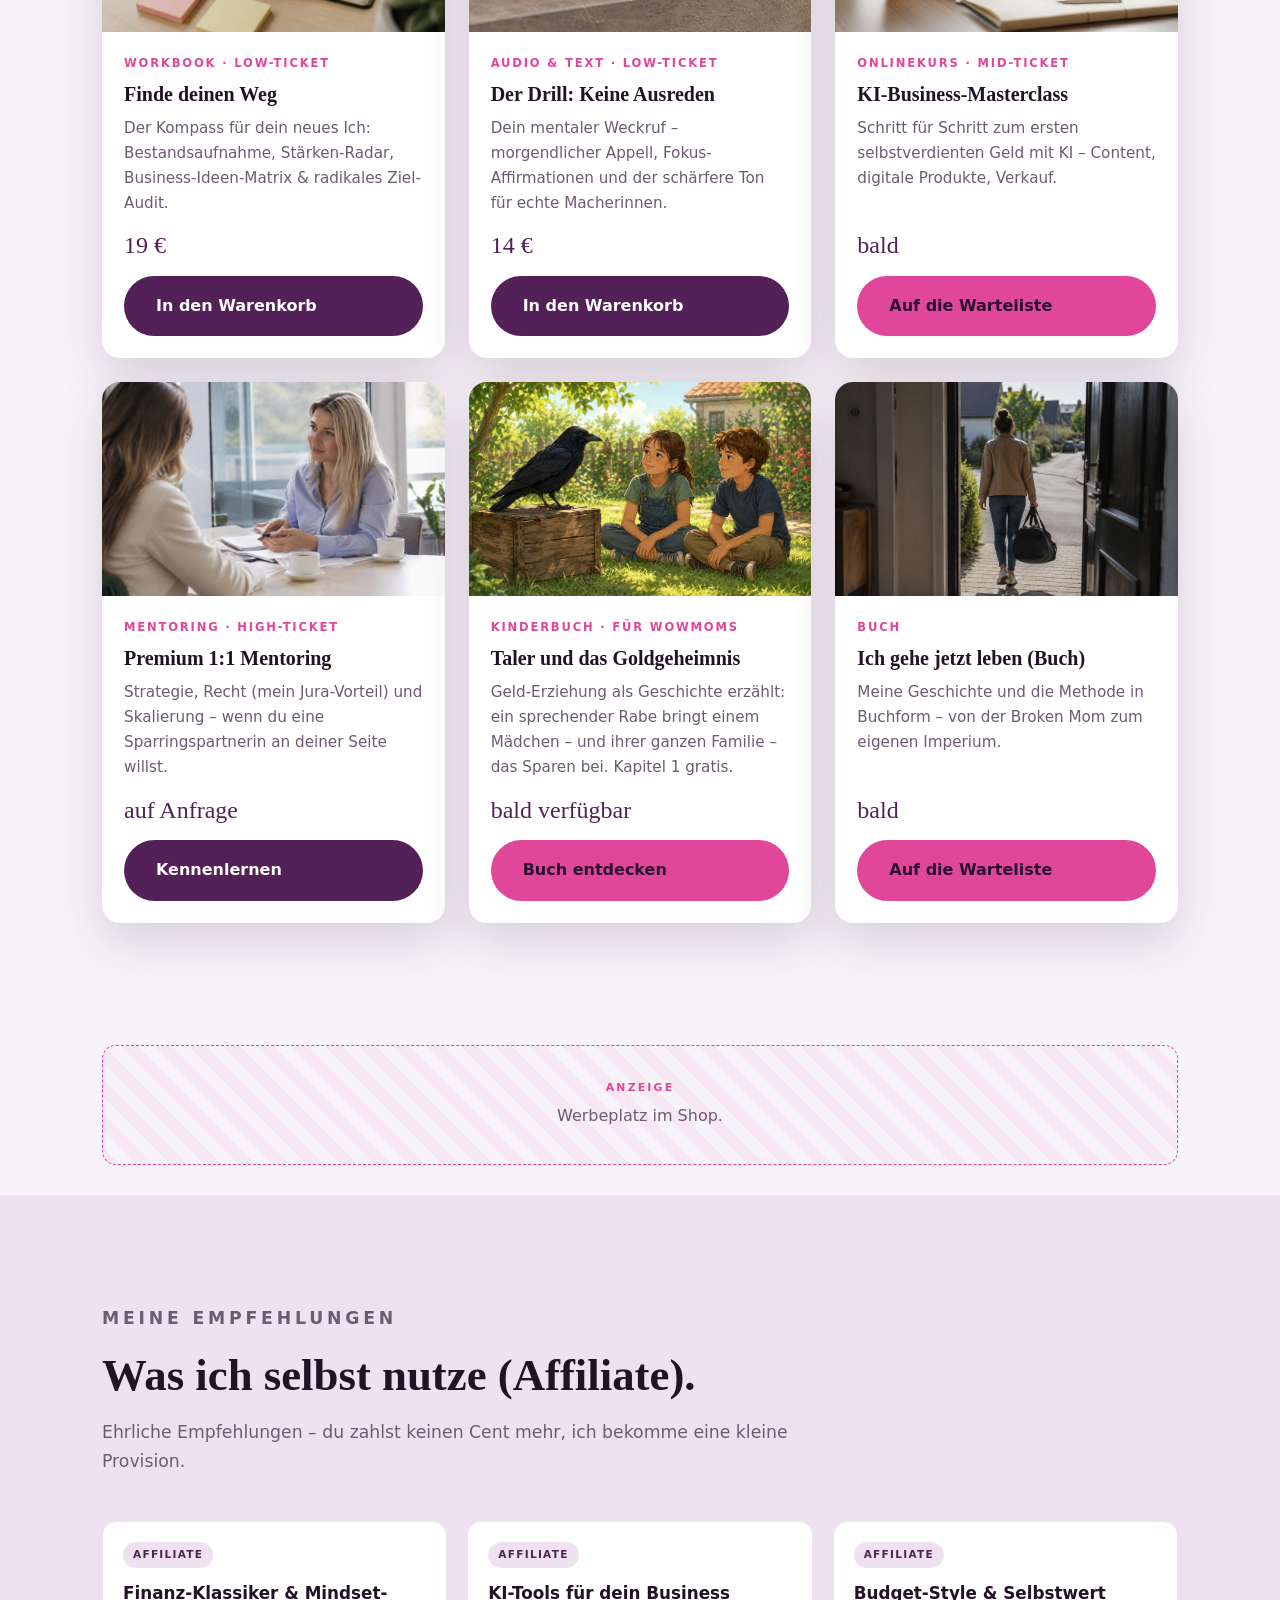
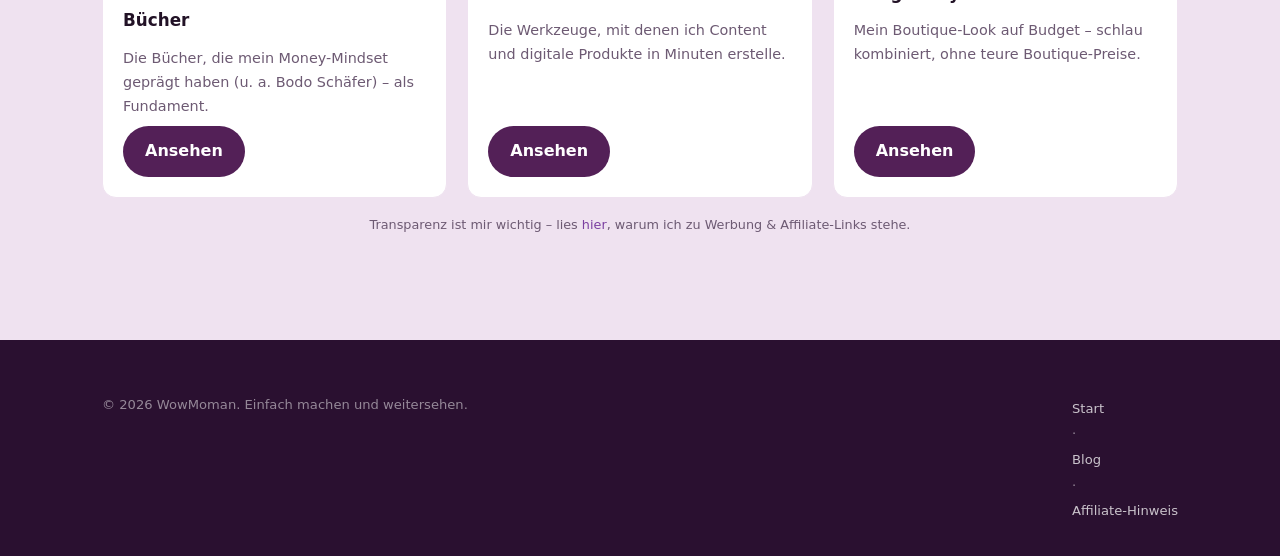
<file: shop.html>
<!DOCTYPE html>
<html lang="de">
<head>
  <meta charset="UTF-8" />
  <meta name="viewport" content="width=device-width, initial-scale=1.0" />
  <title>Shop &ndash; WowMoman | Bücher, Workbooks &amp; Coaching</title>
  <meta name="description" content="Der WowMoman-Shop: eigene Workbooks, Bücher und Coaching-Angebote plus ehrliche Affiliate-Empfehlungen." />
  <link rel="stylesheet" href="assets/styles.css" />
  <link rel="icon" href="assets/favicon.ico" sizes="any" />
  <link rel="icon" type="image/png" sizes="32x32" href="assets/img/favicon-32.png" />
  <link rel="apple-touch-icon" href="assets/img/apple-touch-icon.png" />
</head>
<body>

  <nav class="nav">
    <div class="container">
      <a href="index.html" class="brand">Wow<span>Moman</span></a>
      <button class="nav-toggle" aria-label="Menü">&#9776;</button>
      <div class="nav-links">
        <a href="index.html">Start</a>
        <a href="index.html#saeulen">Methode</a>
        <a href="index.html#wahrheit">Keine Ausreden</a>
        <a href="nischen.html">Dein Business</a>
        <a href="blog.html">Blog</a>
        <a href="shop.html" class="active">Shop</a>
        <a href="wowmoms.html">WowMoms</a>
        <a href="hater.html">Hater</a>
        <a href="index.html#newsletter" class="pill">Kostenlos starten</a>
      </div>
    </div>
  </nav>

  <!-- Shop-Hero -->
  <header class="hero" style="min-height:48vh;">
    <div class="hero-media"></div>
    <div class="container">
      <p class="eyebrow reveal">Der Shop</p>
      <h1 class="reveal" style="font-size:clamp(2rem,5vw,3.4rem);">Deine Werkzeuge fürs Machen.</h1>
      <p class="lead reveal">Eigene Produkte, die dich ins Handeln bringen &ndash; plus ehrliche Empfehlungen, die ich selbst nutze.</p>
    </div>
  </header>

  <!-- Eigene Produkte -->
  <section>
    <div class="container">
      <div class="section-head reveal">
        <p class="eyebrow">Eigene Produkte</p>
        <h2>Die Umsatz-Treppe: von Gratis bis Premium.</h2>
      </div>
      <div class="products">
        <div class="product reveal">
          <div class="thumb"><img src="assets/img/cover-starter-guide.jpg" alt="Notizblock mit handschriftlicher Liste, Stift, Kaffee und Laptop auf einem Kuechentisch — Broke, aber bereit: Der Starter-Guide" loading="lazy" /></div>
          <div class="body">
            <span class="tier">Das 0-Euro-Versprechen</span>
            <h3>Broke, aber bereit: Der Starter-Guide</h3>
            <p>Kein Geld? Kein Problem. Schick mir deinen geschwärzten Bescheid und du bekommst die komplette Schritt-für-Schritt-Anleitung inkl. KI-Prompts &ndash; für exakt 0 Euro.</p>
            <span class="price">0 &euro;</span>
            <a href="blog-0euro.html" class="btn btn-primary">So funktioniert's</a>
          </div>
        </div>
        <div class="product reveal">
          <div class="thumb"><img src="assets/img/cover-affirmationen.jpg" alt="Ein ausgedrucktes Blatt neben Teetasse und Lesebrille am sonnigen Fenster — 10 Affirmationen der Gewinnerin" loading="lazy" /></div>
          <div class="body">
            <span class="tier">Freebie</span>
            <h3>10 Affirmationen der Gewinnerin</h3>
            <p>10 kraftvolle Sätze für dein Power-Mindset zum Ausdrucken &ndash; sprich sie jeden Morgen laut. Als PDF direkt zum Download.</p>
            <span class="price">Gratis</span>
            <a href="downloads/10-affirmationen-der-gewinnerin.pdf" class="btn btn-primary" download>PDF gratis laden</a>
          </div>
        </div>
        <div class="product reveal">
          <div class="thumb"><img src="assets/img/cover-30-gesetze.jpg" alt="Aufgeschlagenes Arbeitsbuch mit leerem Wochenraster, Textmarker und Monatskalender — Die 30 Gesetze der Gewinnerin" loading="lazy" /></div>
          <div class="body">
            <span class="tier">Workbook &middot; Low-Ticket</span>
            <h3>Die 30 Gesetze der Gewinnerin</h3>
            <p>Das komplette Mindset-Workbook: 30 Kapitel, 30 Mantras, Reflexionsfragen &ndash; dein Programm für ein neues Selbstbild in 30 Tagen.</p>
            <span class="price">12 &euro;</span>
            <a href="downloads/30-gesetze-der-gewinnerin.pdf" class="btn btn-dark" download>Jetzt sichern</a>
          </div>
        </div>
        <div class="product reveal">
          <div class="thumb"><img src="assets/img/cover-finde-deinen-weg.jpg" alt="Haende zeichnen eine Uebersicht in ein Notizbuch, daneben bunte Haftnotizen — Workbook Finde deinen Weg" loading="lazy" /></div>
          <div class="body">
            <span class="tier">Workbook &middot; Low-Ticket</span>
            <h3>Finde deinen Weg</h3>
            <p>Der Kompass für dein neues Ich: Bestandsaufnahme, Stärken-Radar, Business-Ideen-Matrix &amp; radikales Ziel-Audit.</p>
            <span class="price">19 &euro;</span>
            <a href="#" class="btn btn-dark">In den Warenkorb</a>
          </div>
        </div>
        <div class="product reveal">
          <div class="thumb"><img src="assets/img/cover-der-drill.jpg" alt="Laufschuhe, Kopfhoerer und Smartphone im ersten Morgenlicht auf einer Treppenstufe — Der Drill: Keine Ausreden" loading="lazy" /></div>
          <div class="body">
            <span class="tier">Audio &amp; Text &middot; Low-Ticket</span>
            <h3>Der Drill: Keine Ausreden</h3>
            <p>Dein mentaler Weckruf &ndash; morgendlicher Appell, Fokus-Affirmationen und der schärfere Ton für echte Macherinnen.</p>
            <span class="price">14 &euro;</span>
            <a href="#" class="btn btn-dark">In den Warenkorb</a>
          </div>
        </div>
        <div class="product reveal">
          <div class="thumb"><img src="assets/img/cover-ki-masterclass.jpg" alt="Aufgeklappter Laptop mit Notizbuch und Kaffee an einem hellen Fenster — KI-Business-Masterclass" loading="lazy" /></div>
          <div class="body">
            <span class="tier">Onlinekurs &middot; Mid-Ticket</span>
            <h3>KI-Business-Masterclass</h3>
            <p>Schritt für Schritt zum ersten selbstverdienten Geld mit KI &ndash; Content, digitale Produkte, Verkauf.</p>
            <span class="price">bald</span>
            <a href="index.html#newsletter" class="btn btn-primary">Auf die Warteliste</a>
          </div>
        </div>
        <div class="product reveal">
          <div class="thumb"><img src="assets/img/cover-mentoring.jpg" alt="Zwei Frauen im Gespraech an einem hellen Besprechungstisch mit Unterlagen und Kaffee — Premium 1:1 Mentoring" loading="lazy" /></div>
          <div class="body">
            <span class="tier">Mentoring &middot; High-Ticket</span>
            <h3>Premium 1:1 Mentoring</h3>
            <p>Strategie, Recht (mein Jura-Vorteil) und Skalierung &ndash; wenn du eine Sparringspartnerin an deiner Seite willst.</p>
            <span class="price">auf Anfrage</span>
            <a href="index.html#newsletter" class="btn btn-dark">Kennenlernen</a>
          </div>
        </div>
        <div class="product reveal">
          <div class="thumb"><img src="assets/img/cover-taler.jpg" alt="Ein Rabe sitzt auf einer Holzkiste, ein Maedchen und ein Junge schauen ihn an — Taler und das Goldgeheimnis" loading="lazy" /></div>
          <div class="body">
            <span class="tier">Kinderbuch &middot; für WowMoms</span>
            <h3>Taler und das Goldgeheimnis</h3>
            <p>Geld-Erziehung als Geschichte erzählt: ein sprechender Rabe bringt einem Mädchen &ndash; und ihrer ganzen Familie &ndash; das Sparen bei. Kapitel 1 gratis.</p>
            <span class="price">bald verfügbar</span>
            <a href="taler-buch.html" class="btn btn-primary">Buch entdecken</a>
          </div>
        </div>
        <div class="product reveal">
          <div class="thumb"><img src="assets/img/cover-ich-gehe-jetzt-leben.jpg" alt="Eine Frau tritt mit einer Reisetasche durch die offene Haustuer ins Tageslicht — Ich gehe jetzt leben" loading="lazy" /></div>
          <div class="body">
            <span class="tier">Buch</span>
            <h3>Ich gehe jetzt leben (Buch)</h3>
            <p>Meine Geschichte und die Methode in Buchform &ndash; von der Broken Mom zum eigenen Imperium.</p>
            <span class="price">bald</span>
            <a href="index.html#newsletter" class="btn btn-primary">Auf die Warteliste</a>
          </div>
        </div>
      </div>
    </div>
  </section>

  <!-- Werbe-Platzhalter -->
  <div class="container">
    <div class="ad-slot leaderboard">
      <span class="label">Anzeige</span>
      <p style="margin:6px 0 0;">Werbeplatz im Shop.</p>
    </div>
  </div>

  <!-- Affiliate-Empfehlungen -->
  <section class="section-sand">
    <div class="container">
      <div class="section-head reveal">
        <p class="eyebrow">Meine Empfehlungen</p>
        <h2>Was ich selbst nutze (Affiliate).</h2>
        <p>Ehrliche Empfehlungen &ndash; du zahlst keinen Cent mehr, ich bekomme eine kleine Provision.</p>
      </div>
      <div class="affiliate">
        <div class="aff-card reveal">
          <span class="tag">Affiliate</span>
          <h4>Finanz-Klassiker &amp; Mindset-Bücher</h4>
          <p>Die Bücher, die mein Money-Mindset geprägt haben (u.&nbsp;a. Bodo Schäfer) &ndash; als Fundament.</p>
          <a href="#" class="btn btn-dark" style="align-self:flex-start;padding:10px 20px;">Ansehen</a>
        </div>
        <div class="aff-card reveal">
          <span class="tag">Affiliate</span>
          <h4>KI-Tools für dein Business</h4>
          <p>Die Werkzeuge, mit denen ich Content und digitale Produkte in Minuten erstelle.</p>
          <a href="#" class="btn btn-dark" style="align-self:flex-start;padding:10px 20px;">Ansehen</a>
        </div>
        <div class="aff-card reveal">
          <span class="tag">Affiliate</span>
          <h4>Budget-Style &amp; Selbstwert</h4>
          <p>Mein Boutique-Look auf Budget &ndash; schlau kombiniert, ohne teure Boutique-Preise.</p>
          <a href="#" class="btn btn-dark" style="align-self:flex-start;padding:10px 20px;">Ansehen</a>
        </div>
      </div>
      <p class="aff-note">Transparenz ist mir wichtig &ndash; lies <a href="blog-werbung.html">hier</a>, warum ich zu Werbung &amp; Affiliate-Links stehe.</p>
    </div>
  </section>

  <footer>
    <div class="container">
      <div class="foot-bottom" style="border:0;margin:0;padding:0;">
        <span>&copy; 2026 WowMoman. Einfach machen und weitersehen.</span>
        <span><a href="index.html">Start</a> &middot; <a href="blog.html">Blog</a> &middot; <a href="blog-werbung.html">Affiliate-Hinweis</a></span>
      </div>
    </div>
  </footer>

  <script src="assets/app.js"></script>
</body>
</html>
</file>
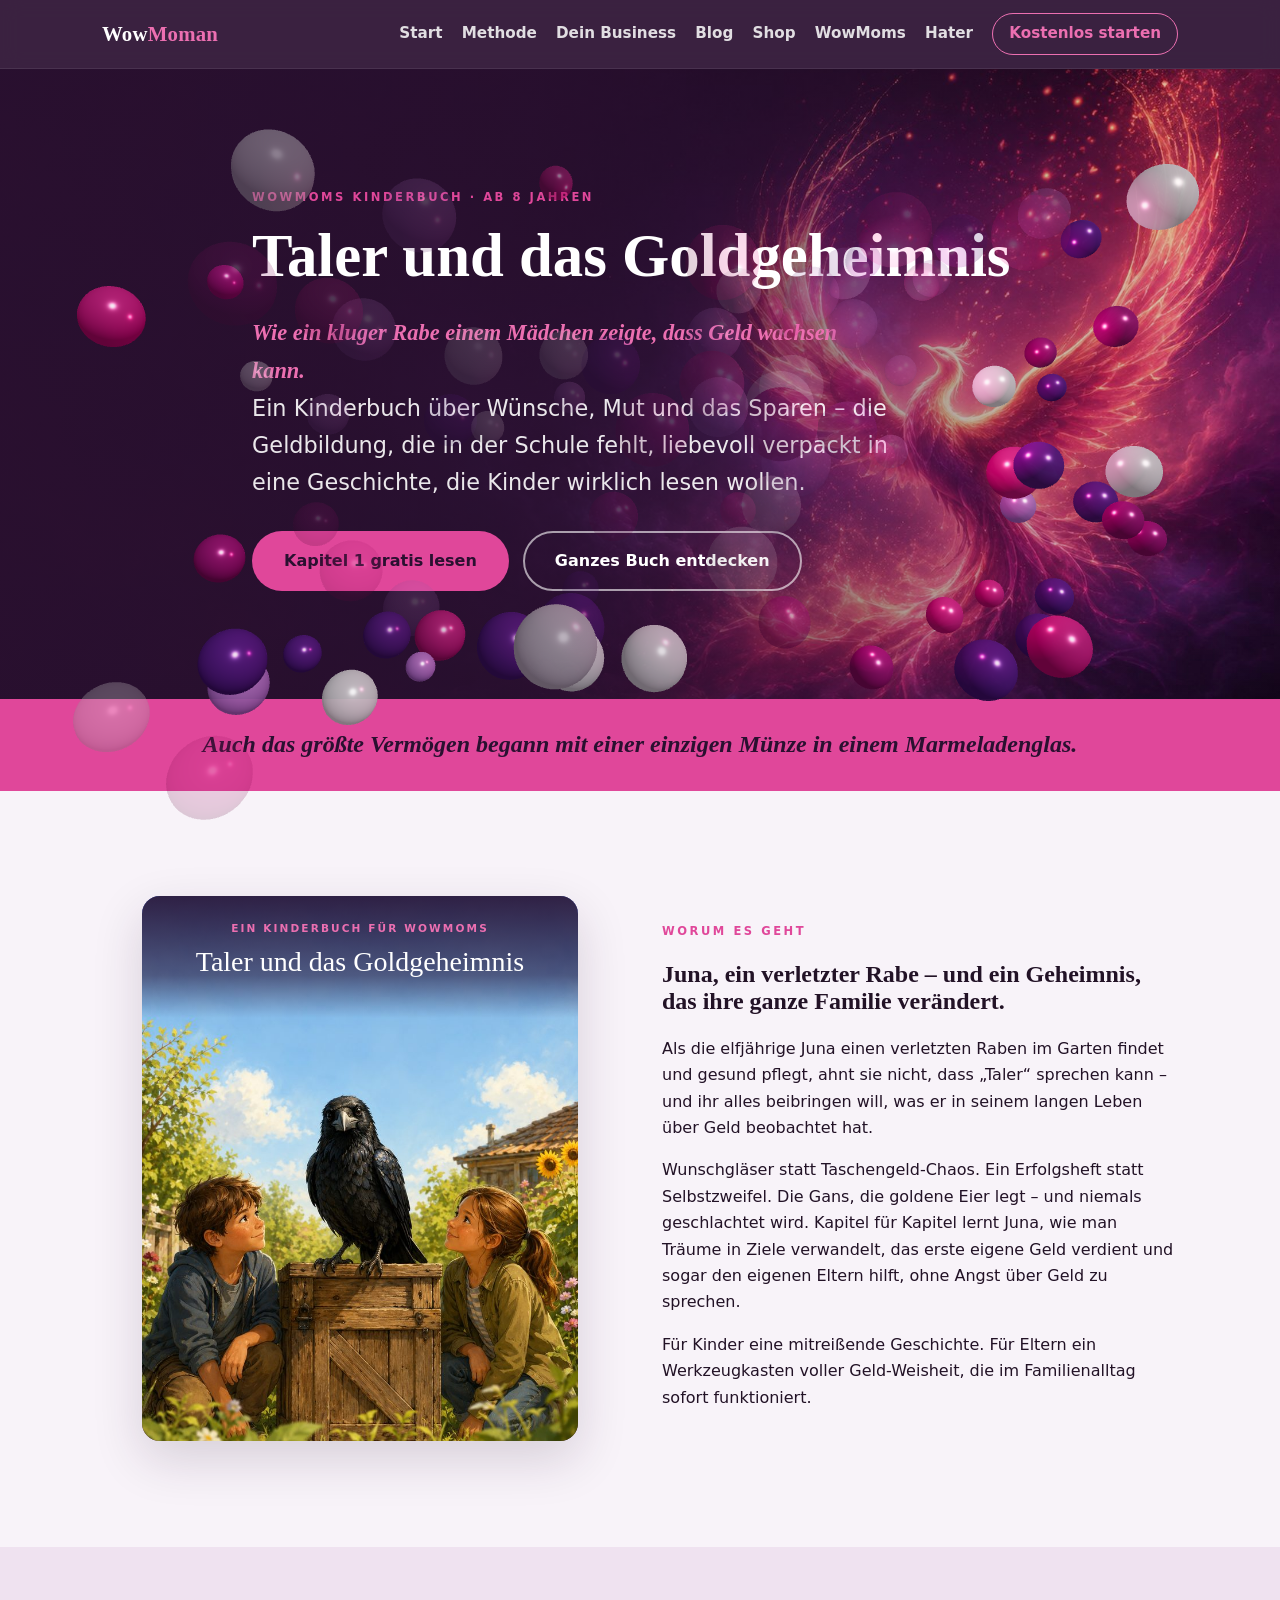
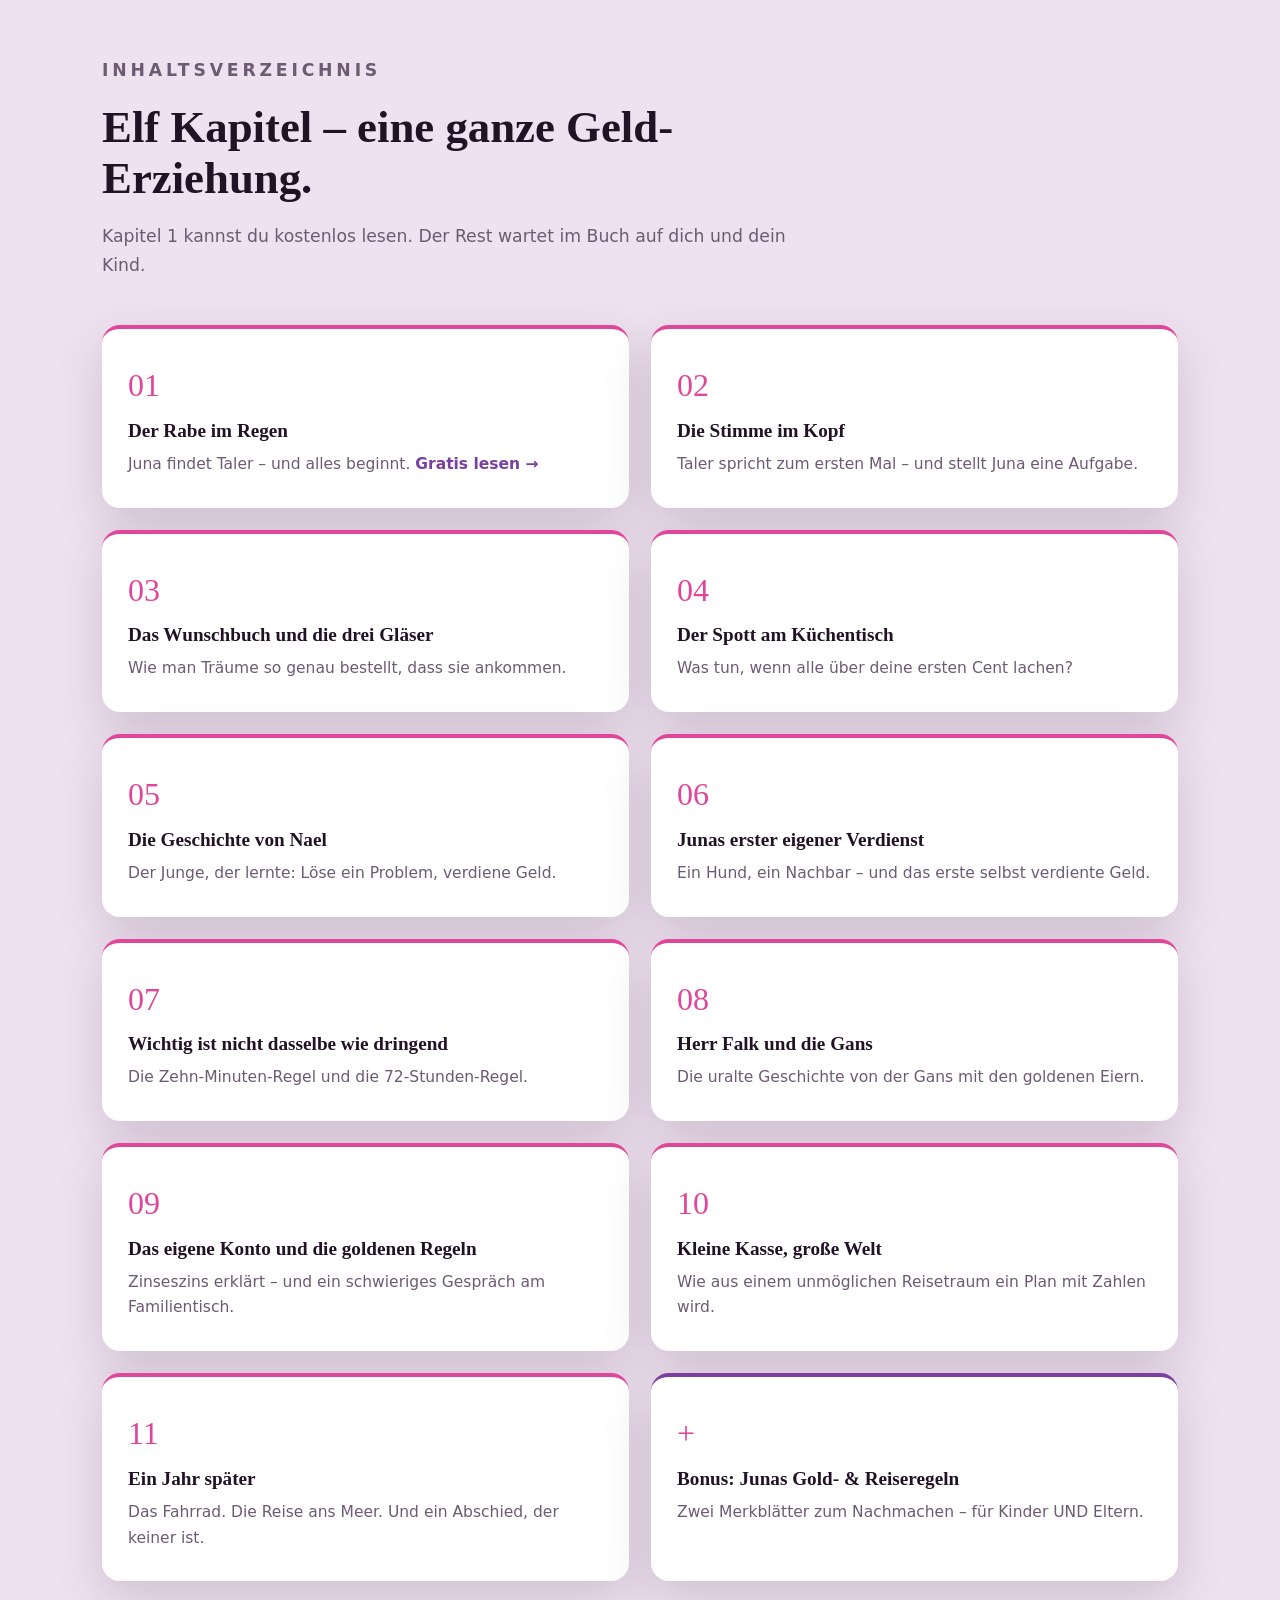
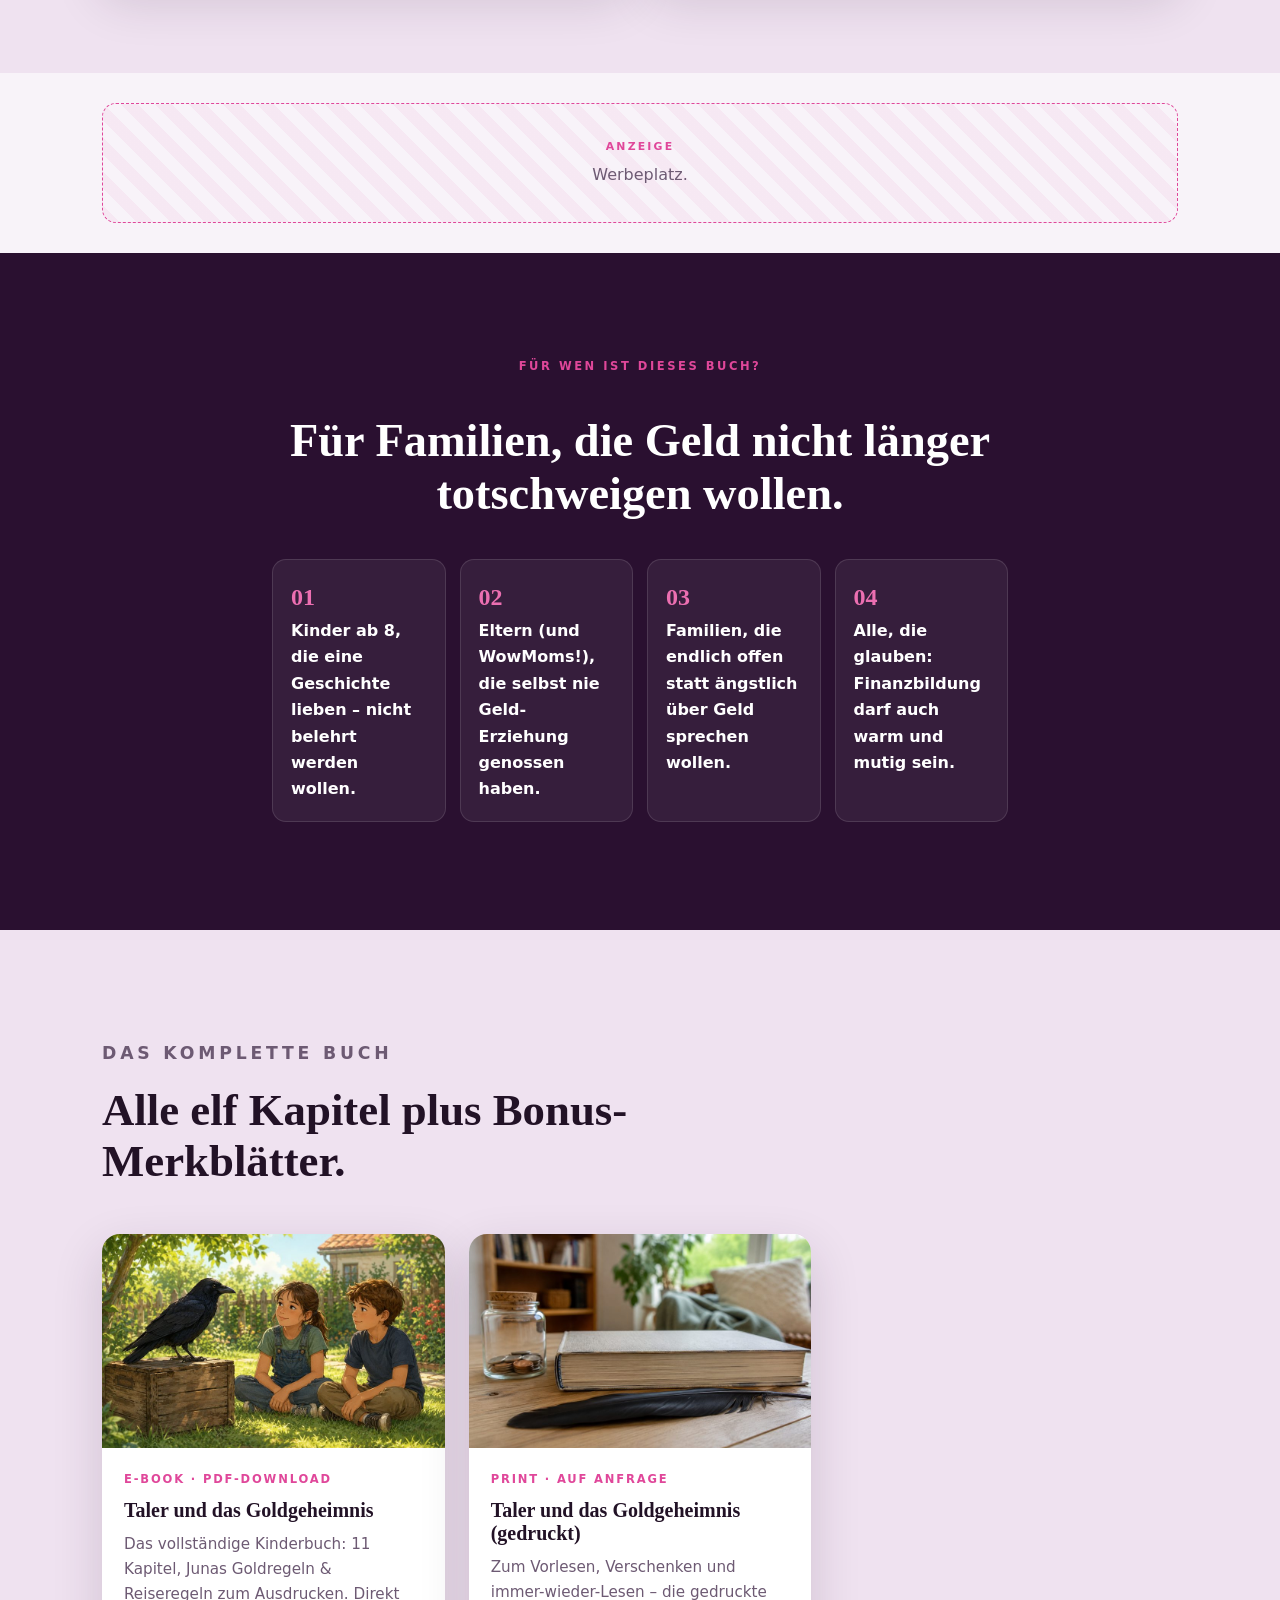
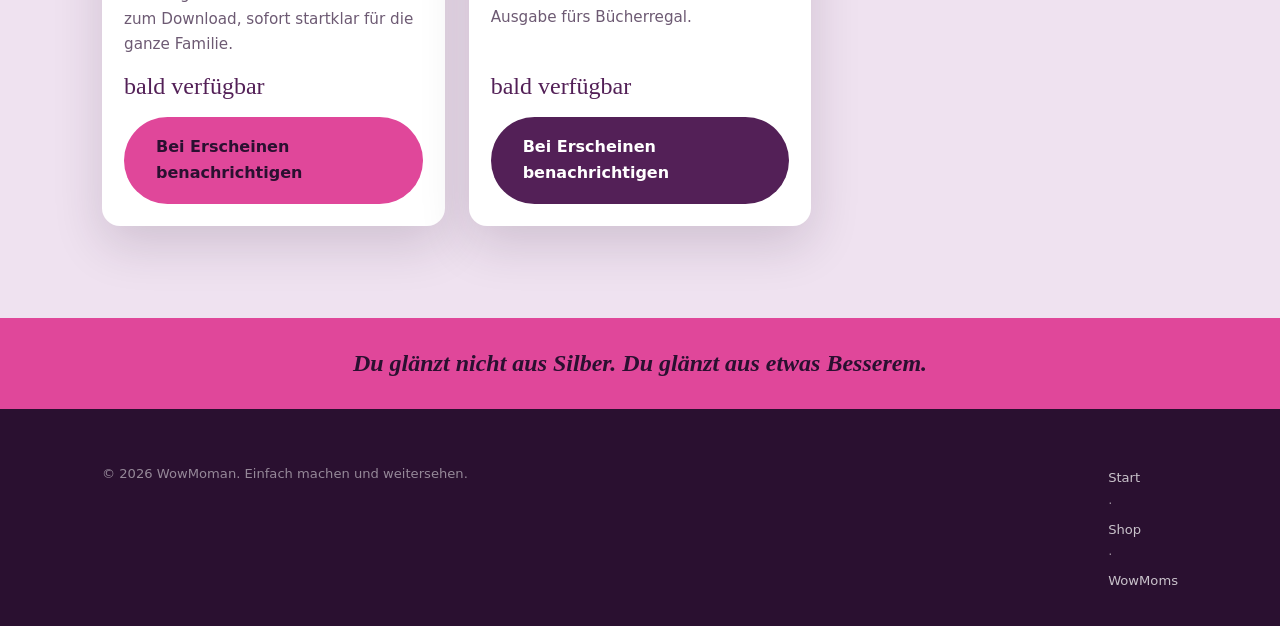
<file: taler-buch.html>
<!DOCTYPE html>
<html lang="de">
<head>
  <meta charset="UTF-8" />
  <meta name="viewport" content="width=device-width, initial-scale=1.0" />
  <title>Taler und das Goldgeheimnis &ndash; Das Kinderbuch über Geld | WowMoms</title>
  <meta name="description" content="Taler und das Goldgeheimnis: Ein Kinderbuch über Wünsche, Mut und das Sparen. Elf Kapitel voller Geld-Weisheit für Kinder ab 8 Jahren &ndash; erzählt durch einen sprechenden Raben." />
  <link rel="stylesheet" href="assets/styles.css" />
  <link rel="icon" href="assets/favicon.ico" sizes="any" />
  <link rel="icon" type="image/png" sizes="32x32" href="assets/img/favicon-32.png" />
  <link rel="apple-touch-icon" href="assets/img/apple-touch-icon.png" />
</head>
<body>

  <nav class="nav">
    <div class="container">
      <a href="index.html" class="brand">Wow<span>Moman</span></a>
      <button class="nav-toggle" aria-label="Menü">&#9776;</button>
      <div class="nav-links">
        <a href="index.html">Start</a>
        <a href="index.html#saeulen">Methode</a>
        <a href="nischen.html">Dein Business</a>
        <a href="blog.html">Blog</a>
        <a href="shop.html">Shop</a>
        <a href="wowmoms.html">WowMoms</a>
        <a href="hater.html">Hater</a>
        <a href="index.html#newsletter" class="pill">Kostenlos starten</a>
      </div>
    </div>
  </nav>

  <!-- Hero -->
  <header class="hero" style="min-height:70vh;">
    <div class="hero-media"></div>
    <div class="container">
      <p class="eyebrow reveal">WowMoms Kinderbuch &middot; ab 8 Jahren</p>
      <h1 class="reveal" style="font-size:clamp(2.2rem,5vw,3.8rem);">Taler und das Goldgeheimnis</h1>
      <p class="lead reveal">
        <span class="sub">Wie ein kluger Rabe einem Mädchen zeigte, dass Geld wachsen kann.</span><br />
        Ein Kinderbuch über Wünsche, Mut und das Sparen &ndash; die Geldbildung, die in der Schule fehlt,
        liebevoll verpackt in eine Geschichte, die Kinder wirklich lesen wollen.
      </p>
      <div class="hero-cta reveal">
        <a href="taler-kapitel-1.html" class="btn btn-primary">Kapitel 1 gratis lesen</a>
        <a href="#kaufen" class="btn btn-ghost">Ganzes Buch entdecken</a>
      </div>
    </div>
  </header>

  <div class="motto">
    <div class="container"><p>Auch das größte Vermögen begann mit einer einzigen Münze in einem Marmeladenglas.</p></div>
  </div>

  <!-- Worum es geht -->
  <section class="story">
    <div class="container">
      <div class="story-grid">
        <figure class="story-photo book-cover reveal">
          <img src="assets/img/cover-taler-hoch.jpg"
               alt="Buchcover: ein Rabe sitzt auf einer Holzkiste im sonnigen Garten, ein Junge und ein Maedchen schauen zu ihm hoch" />
          <figcaption>
            <span class="reihe">Ein Kinderbuch f&uuml;r WowMoms</span>
            <span class="titel">Taler und das Goldgeheimnis</span>
          </figcaption>
        </figure>
        <div class="reveal">
          <p class="eyebrow">Worum es geht</p>
          <h2>Juna, ein verletzter Rabe &ndash; und ein Geheimnis, das ihre ganze Familie verändert.</h2>
          <p>
            Als die elfjährige Juna einen verletzten Raben im Garten findet und gesund pflegt,
            ahnt sie nicht, dass &bdquo;Taler&ldquo; sprechen kann &ndash; und ihr alles beibringen
            will, was er in seinem langen Leben über Geld beobachtet hat.
          </p>
          <p>
            Wunschgläser statt Taschengeld-Chaos. Ein Erfolgsheft statt Selbstzweifel. Die Gans,
            die goldene Eier legt &ndash; und niemals geschlachtet wird. Kapitel für Kapitel lernt
            Juna, wie man Träume in Ziele verwandelt, das erste eigene Geld verdient und sogar den
            eigenen Eltern hilft, ohne Angst über Geld zu sprechen.
          </p>
          <p>
            Für Kinder eine mitreißende Geschichte. Für Eltern ein Werkzeugkasten voller
            Geld-Weisheit, die im Familienalltag sofort funktioniert.
          </p>
        </div>
      </div>
    </div>
  </section>

  <!-- Inhaltsverzeichnis -->
  <section class="section-sand">
    <div class="container">
      <div class="section-head reveal">
        <p class="eyebrow">Inhaltsverzeichnis</p>
        <h2>Elf Kapitel &ndash; eine ganze Geld-Erziehung.</h2>
        <p>Kapitel 1 kannst du kostenlos lesen. Der Rest wartet im Buch auf dich und dein Kind.</p>
      </div>
      <div class="cards" style="grid-template-columns:repeat(2,1fr);">
        <div class="card reveal">
          <div class="num">01</div>
          <h3>Der Rabe im Regen</h3>
          <p>Juna findet Taler &ndash; und alles beginnt. <a href="taler-kapitel-1.html" style="font-weight:700;">Gratis lesen &rarr;</a></p>
        </div>
        <div class="card reveal"><div class="num">02</div><h3>Die Stimme im Kopf</h3><p>Taler spricht zum ersten Mal &ndash; und stellt Juna eine Aufgabe.</p></div>
        <div class="card reveal"><div class="num">03</div><h3>Das Wunschbuch und die drei Gläser</h3><p>Wie man Träume so genau bestellt, dass sie ankommen.</p></div>
        <div class="card reveal"><div class="num">04</div><h3>Der Spott am Küchentisch</h3><p>Was tun, wenn alle über deine ersten Cent lachen?</p></div>
        <div class="card reveal"><div class="num">05</div><h3>Die Geschichte von Nael</h3><p>Der Junge, der lernte: Löse ein Problem, verdiene Geld.</p></div>
        <div class="card reveal"><div class="num">06</div><h3>Junas erster eigener Verdienst</h3><p>Ein Hund, ein Nachbar &ndash; und das erste selbst verdiente Geld.</p></div>
        <div class="card reveal"><div class="num">07</div><h3>Wichtig ist nicht dasselbe wie dringend</h3><p>Die Zehn-Minuten-Regel und die 72-Stunden-Regel.</p></div>
        <div class="card reveal"><div class="num">08</div><h3>Herr Falk und die Gans</h3><p>Die uralte Geschichte von der Gans mit den goldenen Eiern.</p></div>
        <div class="card reveal"><div class="num">09</div><h3>Das eigene Konto und die goldenen Regeln</h3><p>Zinseszins erklärt &ndash; und ein schwieriges Gespräch am Familientisch.</p></div>
        <div class="card reveal"><div class="num">10</div><h3>Kleine Kasse, große Welt</h3><p>Wie aus einem unmöglichen Reisetraum ein Plan mit Zahlen wird.</p></div>
        <div class="card reveal"><div class="num">11</div><h3>Ein Jahr später</h3><p>Das Fahrrad. Die Reise ans Meer. Und ein Abschied, der keiner ist.</p></div>
        <div class="card reveal" style="border-top-color:var(--teal-600);">
          <div class="num">+</div>
          <h3>Bonus: Junas Gold- &amp; Reiseregeln</h3>
          <p>Zwei Merkblätter zum Nachmachen &ndash; für Kinder UND Eltern.</p>
        </div>
      </div>
    </div>
  </section>

  <!-- Werbe-Platzhalter -->
  <div class="container">
    <div class="ad-slot leaderboard">
      <span class="label">Anzeige</span>
      <p style="margin:6px 0 0;">Werbeplatz.</p>
    </div>
  </div>

  <!-- Fuer wen -->
  <section class="section-dark">
    <div class="container manifest reveal">
      <p class="eyebrow">Für wen ist dieses Buch?</p>
      <h2>Für Familien, die Geld nicht länger totschweigen wollen.</h2>
      <ul class="steps">
        <li><span class="k">01</span>Kinder ab 8, die eine Geschichte lieben &ndash; nicht belehrt werden wollen.</li>
        <li><span class="k">02</span>Eltern (und WowMoms!), die selbst nie Geld-Erziehung genossen haben.</li>
        <li><span class="k">03</span>Familien, die endlich offen statt ängstlich über Geld sprechen wollen.</li>
        <li><span class="k">04</span>Alle, die glauben: Finanzbildung darf auch warm und mutig sein.</li>
      </ul>
    </div>
  </section>

  <!-- Kaufen -->
  <section id="kaufen" class="section-sand">
    <div class="container">
      <div class="section-head reveal">
        <p class="eyebrow">Das komplette Buch</p>
        <h2>Alle elf Kapitel plus Bonus-Merkblätter.</h2>
      </div>
      <div class="products">
        <div class="product reveal">
          <div class="thumb"><img src="assets/img/cover-taler.jpg" alt="Ein Rabe sitzt auf einer Holzkiste, ein Maedchen und ein Junge schauen ihn an — Taler und das Goldgeheimnis als E-Book" loading="lazy" /></div>
          <div class="body">
            <span class="tier">E-Book &middot; PDF-Download</span>
            <h3>Taler und das Goldgeheimnis</h3>
            <p>Das vollständige Kinderbuch: 11 Kapitel, Junas Goldregeln &amp; Reiseregeln zum
              Ausdrucken. Direkt zum Download, sofort startklar für die ganze Familie.</p>
            <span class="price">bald verfügbar</span>
            <a href="index.html#newsletter" class="btn btn-primary">Bei Erscheinen benachrichtigen</a>
          </div>
        </div>
        <div class="product reveal">
          <div class="thumb"><img src="assets/img/cover-taler-print.jpg" alt="Ein gebundenes Kinderbuch liegt neben einem Sparglas und einer Rabenfeder auf einem Holztisch — die gedruckte Ausgabe" loading="lazy" /></div>
          <div class="body">
            <span class="tier">Print &middot; auf Anfrage</span>
            <h3>Taler und das Goldgeheimnis (gedruckt)</h3>
            <p>Zum Vorlesen, Verschenken und immer-wieder-Lesen &ndash; die gedruckte Ausgabe fürs
              Bücherregal.</p>
            <span class="price">bald verfügbar</span>
            <a href="index.html#newsletter" class="btn btn-dark">Bei Erscheinen benachrichtigen</a>
          </div>
        </div>
      </div>
    </div>
  </section>

  <div class="motto">
    <div class="container"><p>Du glänzt nicht aus Silber. Du glänzt aus etwas Besserem.</p></div>
  </div>

  <footer>
    <div class="container">
      <div class="foot-bottom" style="border:0;margin:0;padding:0;">
        <span>&copy; 2026 WowMoman. Einfach machen und weitersehen.</span>
        <span><a href="index.html">Start</a> &middot; <a href="shop.html">Shop</a> &middot; <a href="wowmoms.html">WowMoms</a></span>
      </div>
    </div>
  </footer>

  <script src="assets/app.js"></script>
  <script type="module" src="assets/ballpit.js"></script>
</body>
</html>
</file>
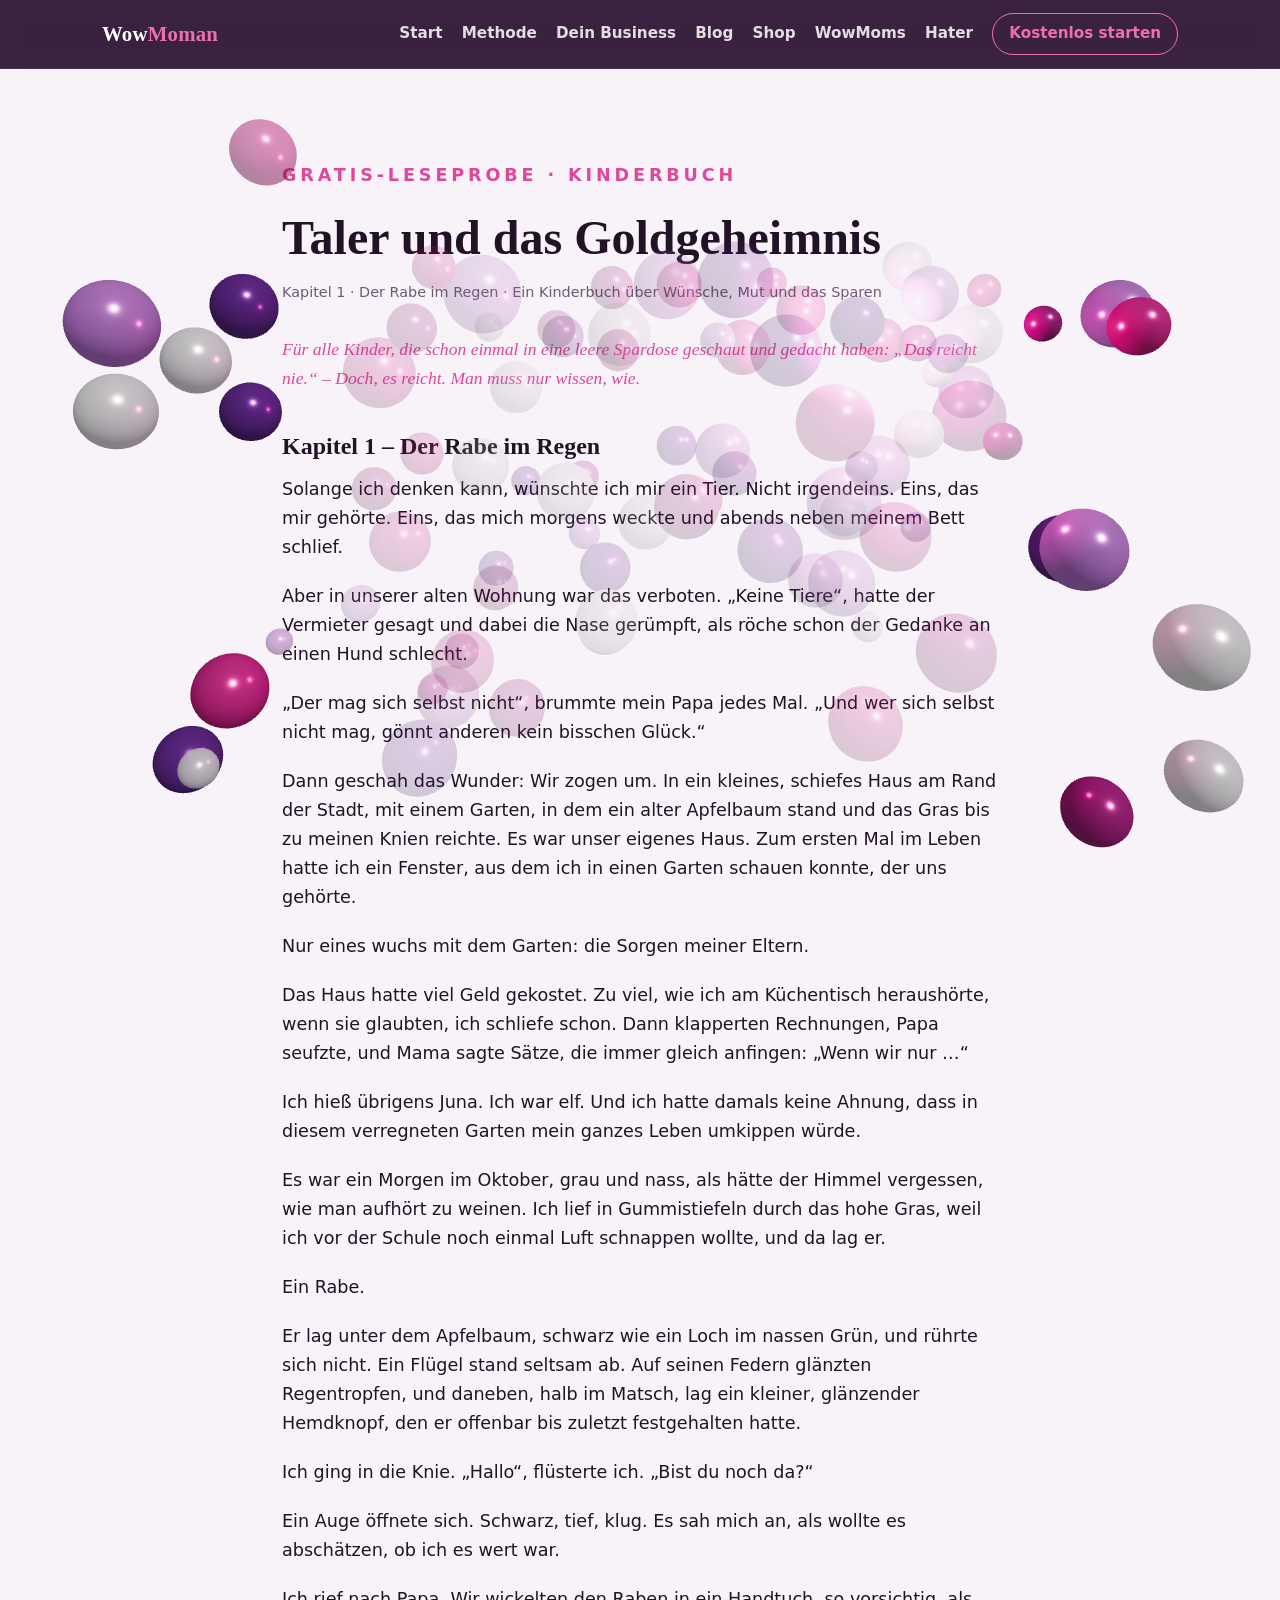
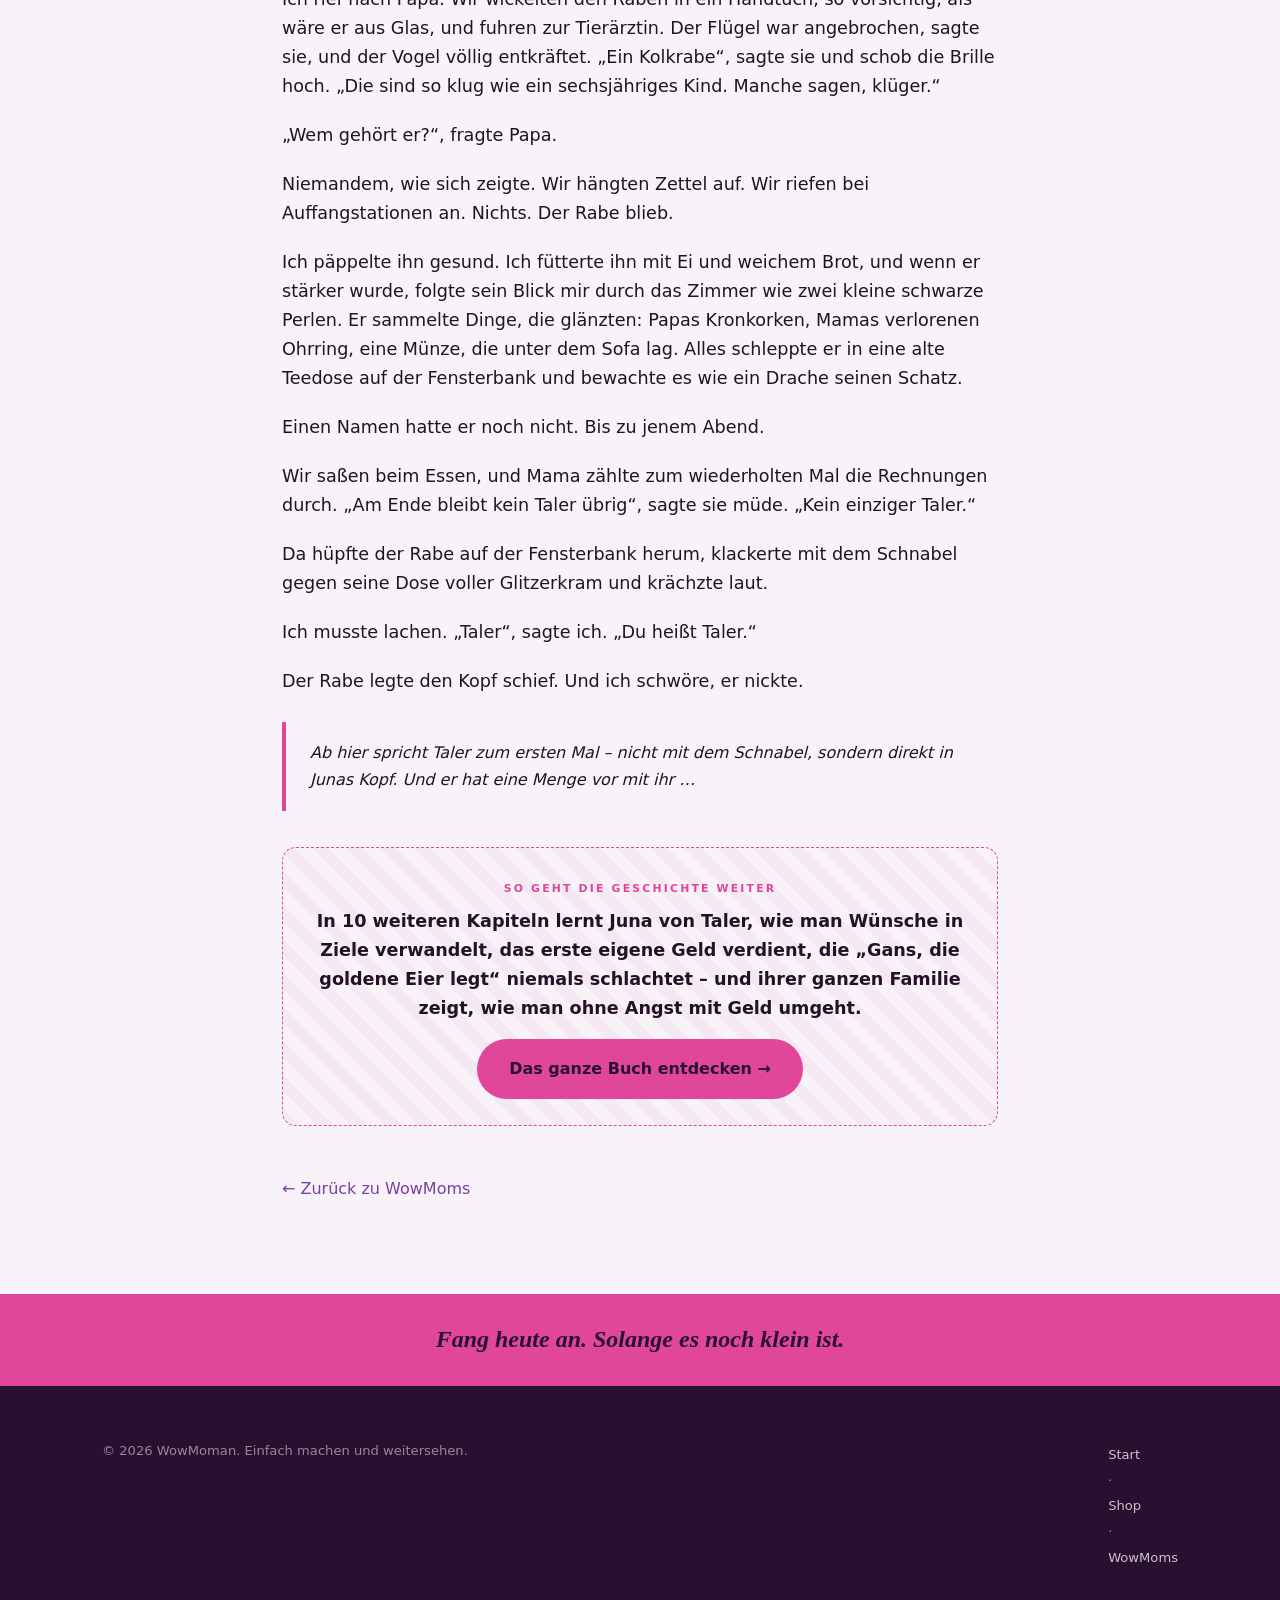
<file: taler-kapitel-1.html>
<!DOCTYPE html>
<html lang="de">
<head>
  <meta charset="UTF-8" />
  <meta name="viewport" content="width=device-width, initial-scale=1.0" />
  <title>Taler und das Goldgeheimnis &ndash; Kapitel 1 gratis lesen | WowMoms</title>
  <meta name="description" content="Kapitel 1 von 'Taler und das Goldgeheimnis' &ndash; einem Kinderbuch über Geld, Mut und das Sparen. Lies gratis, wie Juna den sprechenden Raben Taler findet." />
  <link rel="stylesheet" href="assets/styles.css" />
  <link rel="icon" href="assets/favicon.ico" sizes="any" />
  <link rel="icon" type="image/png" sizes="32x32" href="assets/img/favicon-32.png" />
  <link rel="apple-touch-icon" href="assets/img/apple-touch-icon.png" />
</head>
<body>

  <nav class="nav">
    <div class="container">
      <a href="index.html" class="brand">Wow<span>Moman</span></a>
      <button class="nav-toggle" aria-label="Menü">&#9776;</button>
      <div class="nav-links">
        <a href="index.html">Start</a>
        <a href="index.html#saeulen">Methode</a>
        <a href="nischen.html">Dein Business</a>
        <a href="blog.html">Blog</a>
        <a href="shop.html">Shop</a>
        <a href="wowmoms.html">WowMoms</a>
        <a href="hater.html">Hater</a>
        <a href="index.html#newsletter" class="pill">Kostenlos starten</a>
      </div>
    </div>
  </nav>

  <section>
    <div class="container article">
      <p class="eyebrow reveal">Gratis-Leseprobe &middot; Kinderbuch</p>
      <h1 class="reveal">Taler und das Goldgeheimnis</h1>
      <p class="meta reveal">Kapitel 1 &middot; Der Rabe im Regen &middot; Ein Kinderbuch über Wünsche, Mut und das Sparen</p>

      <div class="reveal">
        <p style="font-family:var(--font-head);font-style:italic;color:var(--gold-500,var(--teal-600));">
          Für alle Kinder, die schon einmal in eine leere Spardose geschaut und gedacht haben:
          &bdquo;Das reicht nie.&ldquo; &ndash; Doch, es reicht. Man muss nur wissen, wie.
        </p>

        <h2>Kapitel 1 &ndash; Der Rabe im Regen</h2>

        <p>
          Solange ich denken kann, wünschte ich mir ein Tier. Nicht irgendeins. Eins, das mir
          gehörte. Eins, das mich morgens weckte und abends neben meinem Bett schlief.
        </p>
        <p>
          Aber in unserer alten Wohnung war das verboten. &bdquo;Keine Tiere&ldquo;, hatte der
          Vermieter gesagt und dabei die Nase gerümpft, als röche schon der Gedanke an einen
          Hund schlecht.
        </p>
        <p>
          &bdquo;Der mag sich selbst nicht&ldquo;, brummte mein Papa jedes Mal. &bdquo;Und wer
          sich selbst nicht mag, gönnt anderen kein bisschen Glück.&ldquo;
        </p>
        <p>
          Dann geschah das Wunder: Wir zogen um. In ein kleines, schiefes Haus am Rand der
          Stadt, mit einem Garten, in dem ein alter Apfelbaum stand und das Gras bis zu meinen
          Knien reichte. Es war unser eigenes Haus. Zum ersten Mal im Leben hatte ich ein
          Fenster, aus dem ich in einen Garten schauen konnte, der uns gehörte.
        </p>
        <p>Nur eines wuchs mit dem Garten: die Sorgen meiner Eltern.</p>
        <p>
          Das Haus hatte viel Geld gekostet. Zu viel, wie ich am Küchentisch heraushörte, wenn
          sie glaubten, ich schliefe schon. Dann klapperten Rechnungen, Papa seufzte, und Mama
          sagte Sätze, die immer gleich anfingen: &bdquo;Wenn wir nur &hellip;&ldquo;
        </p>
        <p>
          Ich hieß übrigens Juna. Ich war elf. Und ich hatte damals keine Ahnung, dass in diesem
          verregneten Garten mein ganzes Leben umkippen würde.
        </p>
        <p>
          Es war ein Morgen im Oktober, grau und nass, als hätte der Himmel vergessen, wie man
          aufhört zu weinen. Ich lief in Gummistiefeln durch das hohe Gras, weil ich vor der
          Schule noch einmal Luft schnappen wollte, und da lag er.
        </p>
        <p>Ein Rabe.</p>
        <p>
          Er lag unter dem Apfelbaum, schwarz wie ein Loch im nassen Grün, und rührte sich
          nicht. Ein Flügel stand seltsam ab. Auf seinen Federn glänzten Regentropfen, und
          daneben, halb im Matsch, lag ein kleiner, glänzender Hemdknopf, den er offenbar bis
          zuletzt festgehalten hatte.
        </p>
        <p>Ich ging in die Knie. &bdquo;Hallo&ldquo;, flüsterte ich. &bdquo;Bist du noch da?&ldquo;</p>
        <p>
          Ein Auge öffnete sich. Schwarz, tief, klug. Es sah mich an, als wollte es abschätzen,
          ob ich es wert war.
        </p>
        <p>
          Ich rief nach Papa. Wir wickelten den Raben in ein Handtuch, so vorsichtig, als wäre
          er aus Glas, und fuhren zur Tierärztin. Der Flügel war angebrochen, sagte sie, und der
          Vogel völlig entkräftet. &bdquo;Ein Kolkrabe&ldquo;, sagte sie und schob die Brille
          hoch. &bdquo;Die sind so klug wie ein sechsjähriges Kind. Manche sagen, klüger.&ldquo;
        </p>
        <p>&bdquo;Wem gehört er?&ldquo;, fragte Papa.</p>
        <p>
          Niemandem, wie sich zeigte. Wir hängten Zettel auf. Wir riefen bei Auffangstationen
          an. Nichts. Der Rabe blieb.
        </p>
        <p>
          Ich päppelte ihn gesund. Ich fütterte ihn mit Ei und weichem Brot, und wenn er stärker
          wurde, folgte sein Blick mir durch das Zimmer wie zwei kleine schwarze Perlen. Er
          sammelte Dinge, die glänzten: Papas Kronkorken, Mamas verlorenen Ohrring, eine Münze,
          die unter dem Sofa lag. Alles schleppte er in eine alte Teedose auf der Fensterbank und
          bewachte es wie ein Drache seinen Schatz.
        </p>
        <p>Einen Namen hatte er noch nicht. Bis zu jenem Abend.</p>
        <p>
          Wir saßen beim Essen, und Mama zählte zum wiederholten Mal die Rechnungen durch.
          &bdquo;Am Ende bleibt kein Taler übrig&ldquo;, sagte sie müde. &bdquo;Kein einziger
          Taler.&ldquo;
        </p>
        <p>
          Da hüpfte der Rabe auf der Fensterbank herum, klackerte mit dem Schnabel gegen seine
          Dose voller Glitzerkram und krächzte laut.
        </p>
        <p>Ich musste lachen. &bdquo;Taler&ldquo;, sagte ich. &bdquo;Du heißt Taler.&ldquo;</p>
        <p>Der Rabe legte den Kopf schief. Und ich schwöre, er nickte.</p>

        <blockquote>
          Ab hier spricht Taler zum ersten Mal &ndash; nicht mit dem Schnabel, sondern direkt in
          Junas Kopf. Und er hat eine Menge vor mit ihr &hellip;
        </blockquote>
      </div>

      <div class="ad-slot reveal" style="margin-top:36px;">
        <span class="label">So geht die Geschichte weiter</span>
        <p style="margin:6px 0 0;color:var(--ink);font-weight:600;">
          In 10 weiteren Kapiteln lernt Juna von Taler, wie man Wünsche in Ziele verwandelt,
          das erste eigene Geld verdient, die &bdquo;Gans, die goldene Eier legt&ldquo; niemals
          schlachtet &ndash; und ihrer ganzen Familie zeigt, wie man ohne Angst mit Geld umgeht.
        </p>
        <a href="taler-buch.html" class="btn btn-primary" style="margin-top:16px;">Das ganze Buch entdecken &rarr;</a>
      </div>

      <a href="wowmoms.html" class="more reveal" style="display:inline-block;margin-top:20px;">&larr; Zurück zu WowMoms</a>
    </div>
  </section>

  <div class="motto">
    <div class="container"><p>Fang heute an. Solange es noch klein ist.</p></div>
  </div>

  <footer>
    <div class="container">
      <div class="foot-bottom" style="border:0;margin:0;padding:0;">
        <span>&copy; 2026 WowMoman. Einfach machen und weitersehen.</span>
        <span><a href="index.html">Start</a> &middot; <a href="shop.html">Shop</a> &middot; <a href="wowmoms.html">WowMoms</a></span>
      </div>
    </div>
  </footer>

  <script src="assets/app.js"></script>
  <script type="module" src="assets/ballpit.js"></script>
</body>
</html>
</file>
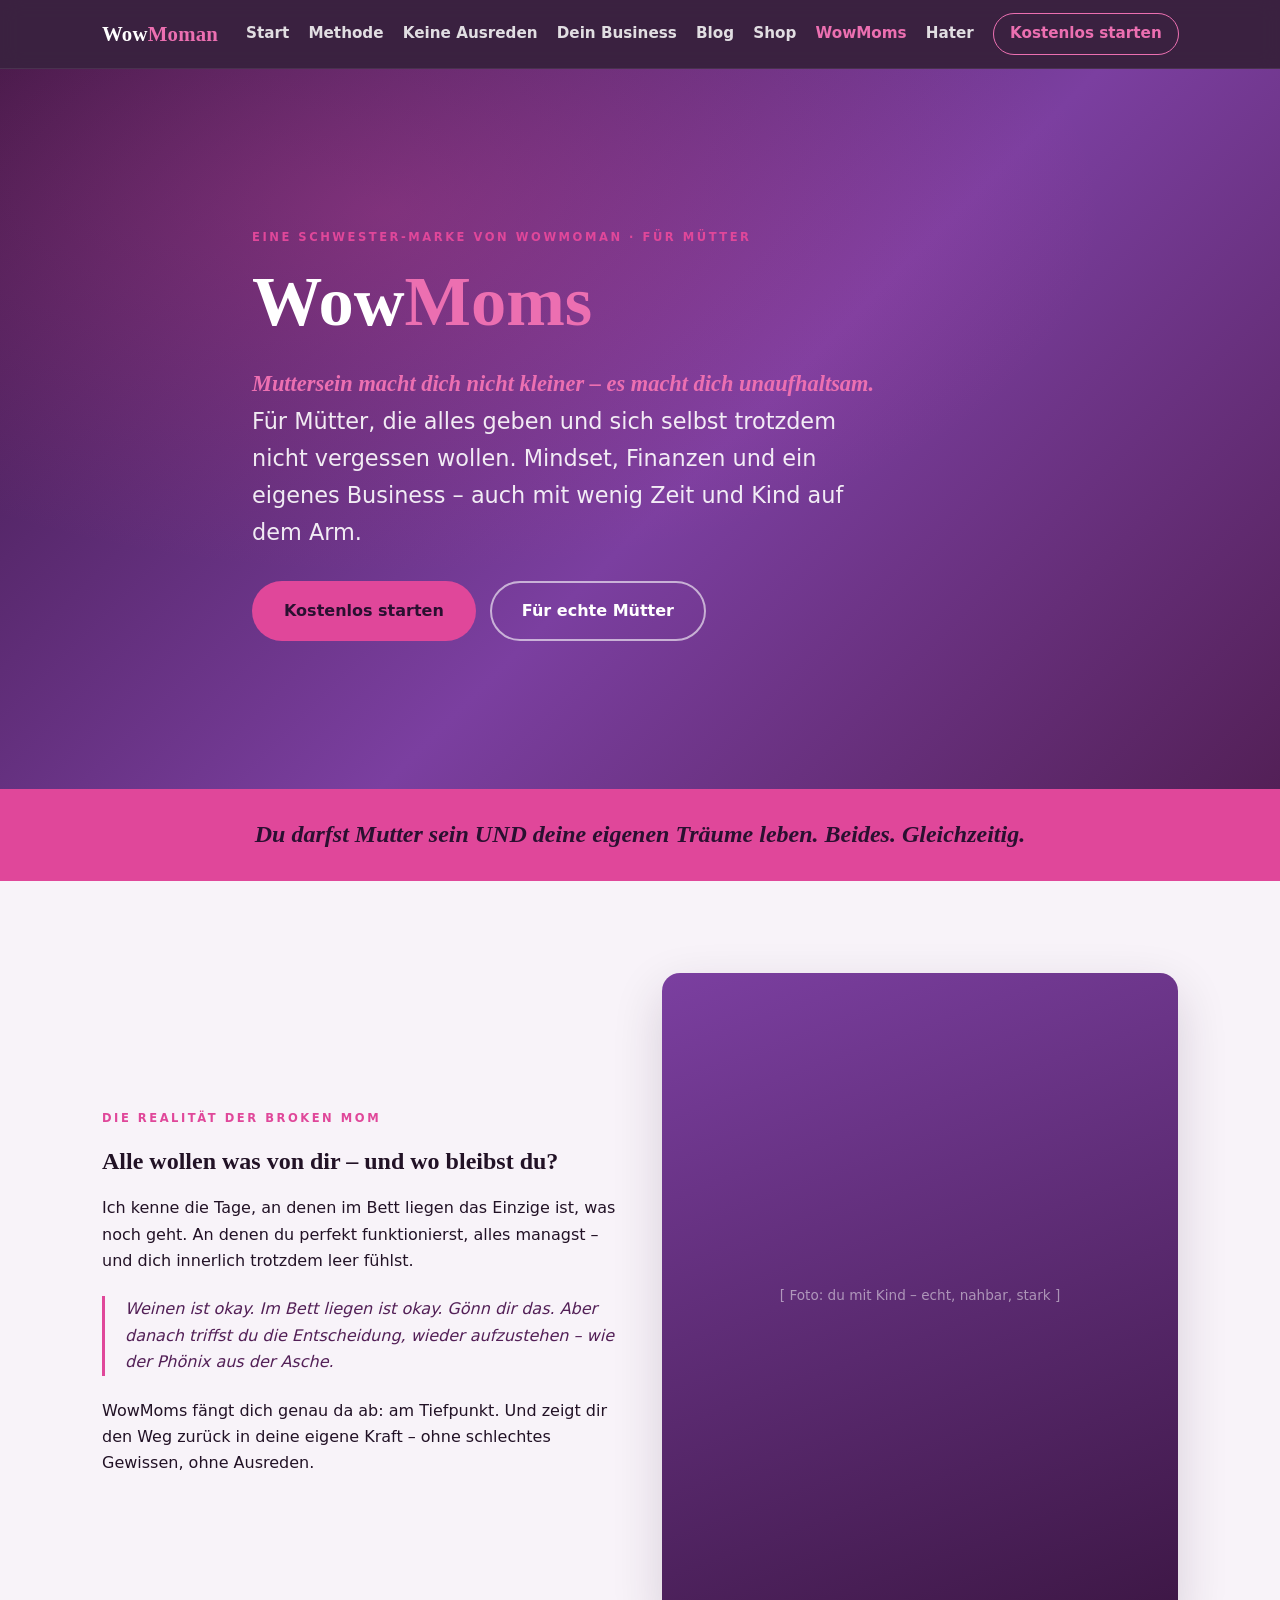
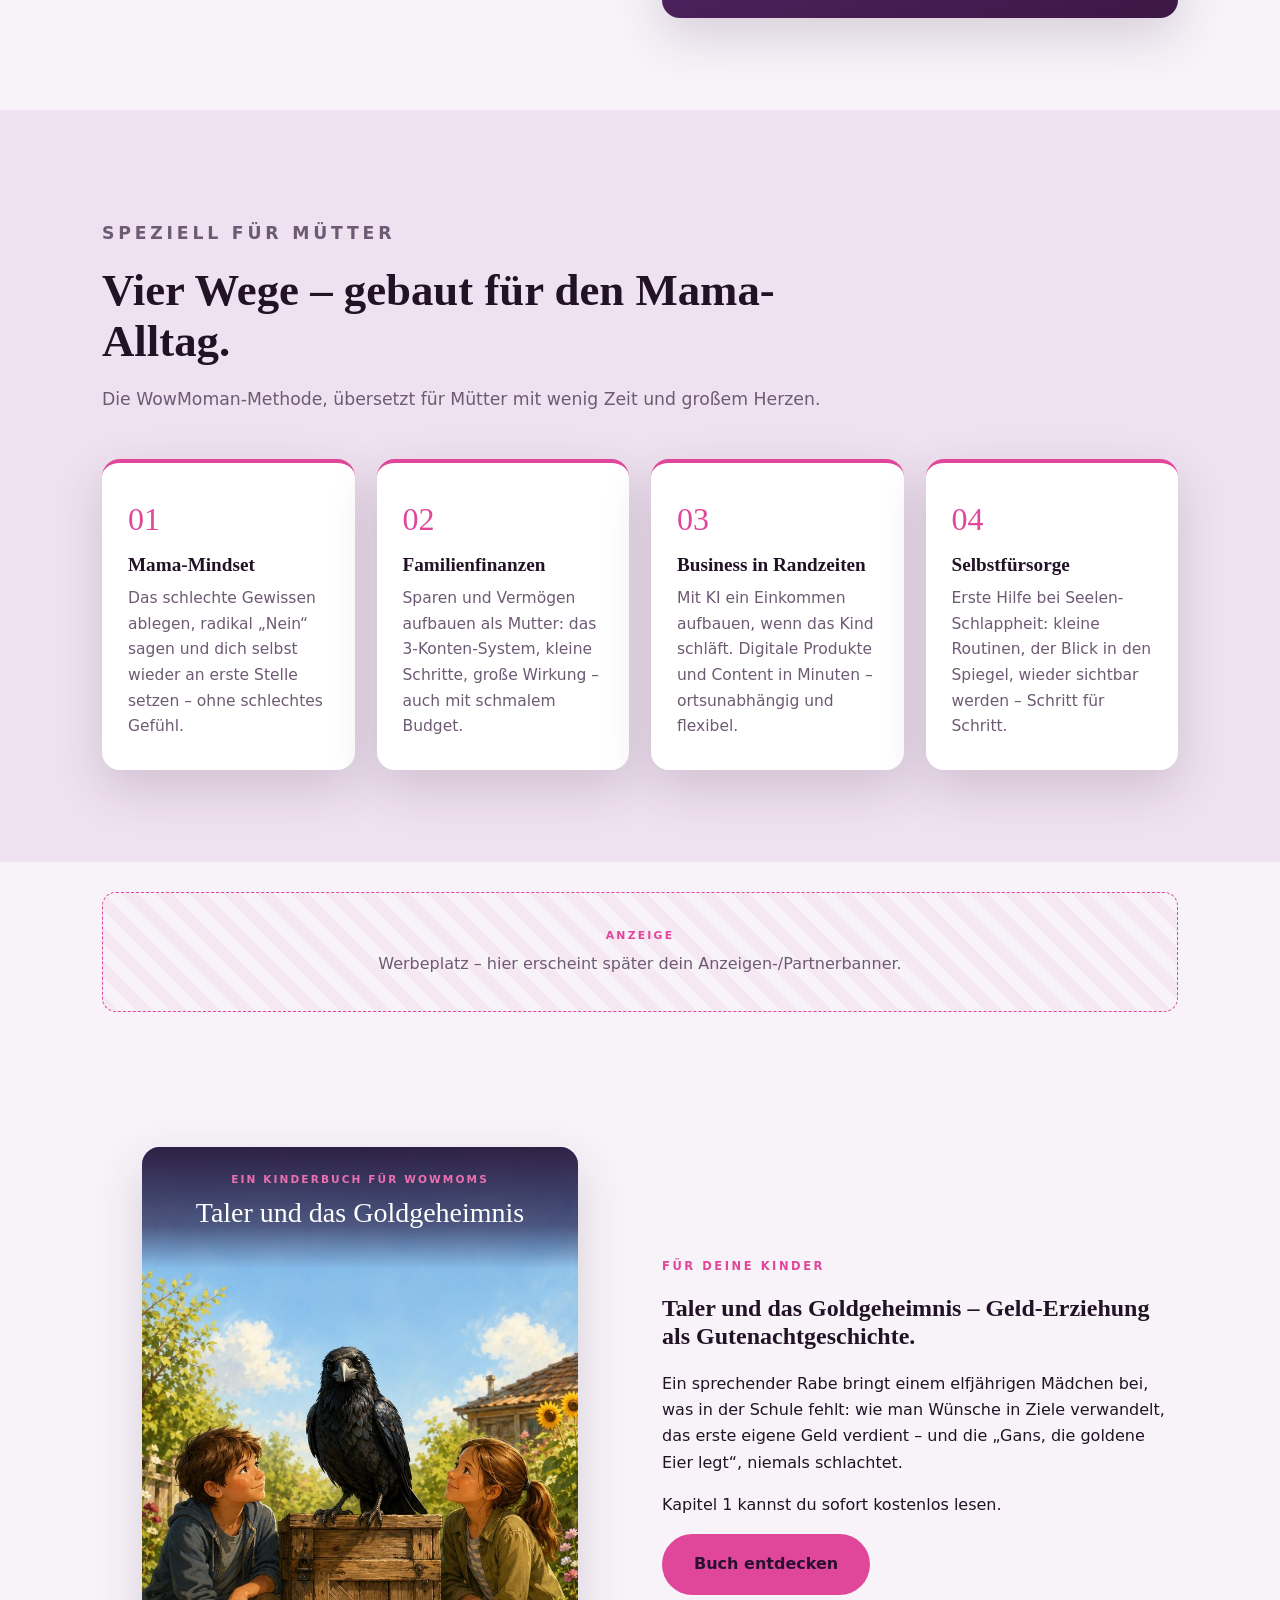
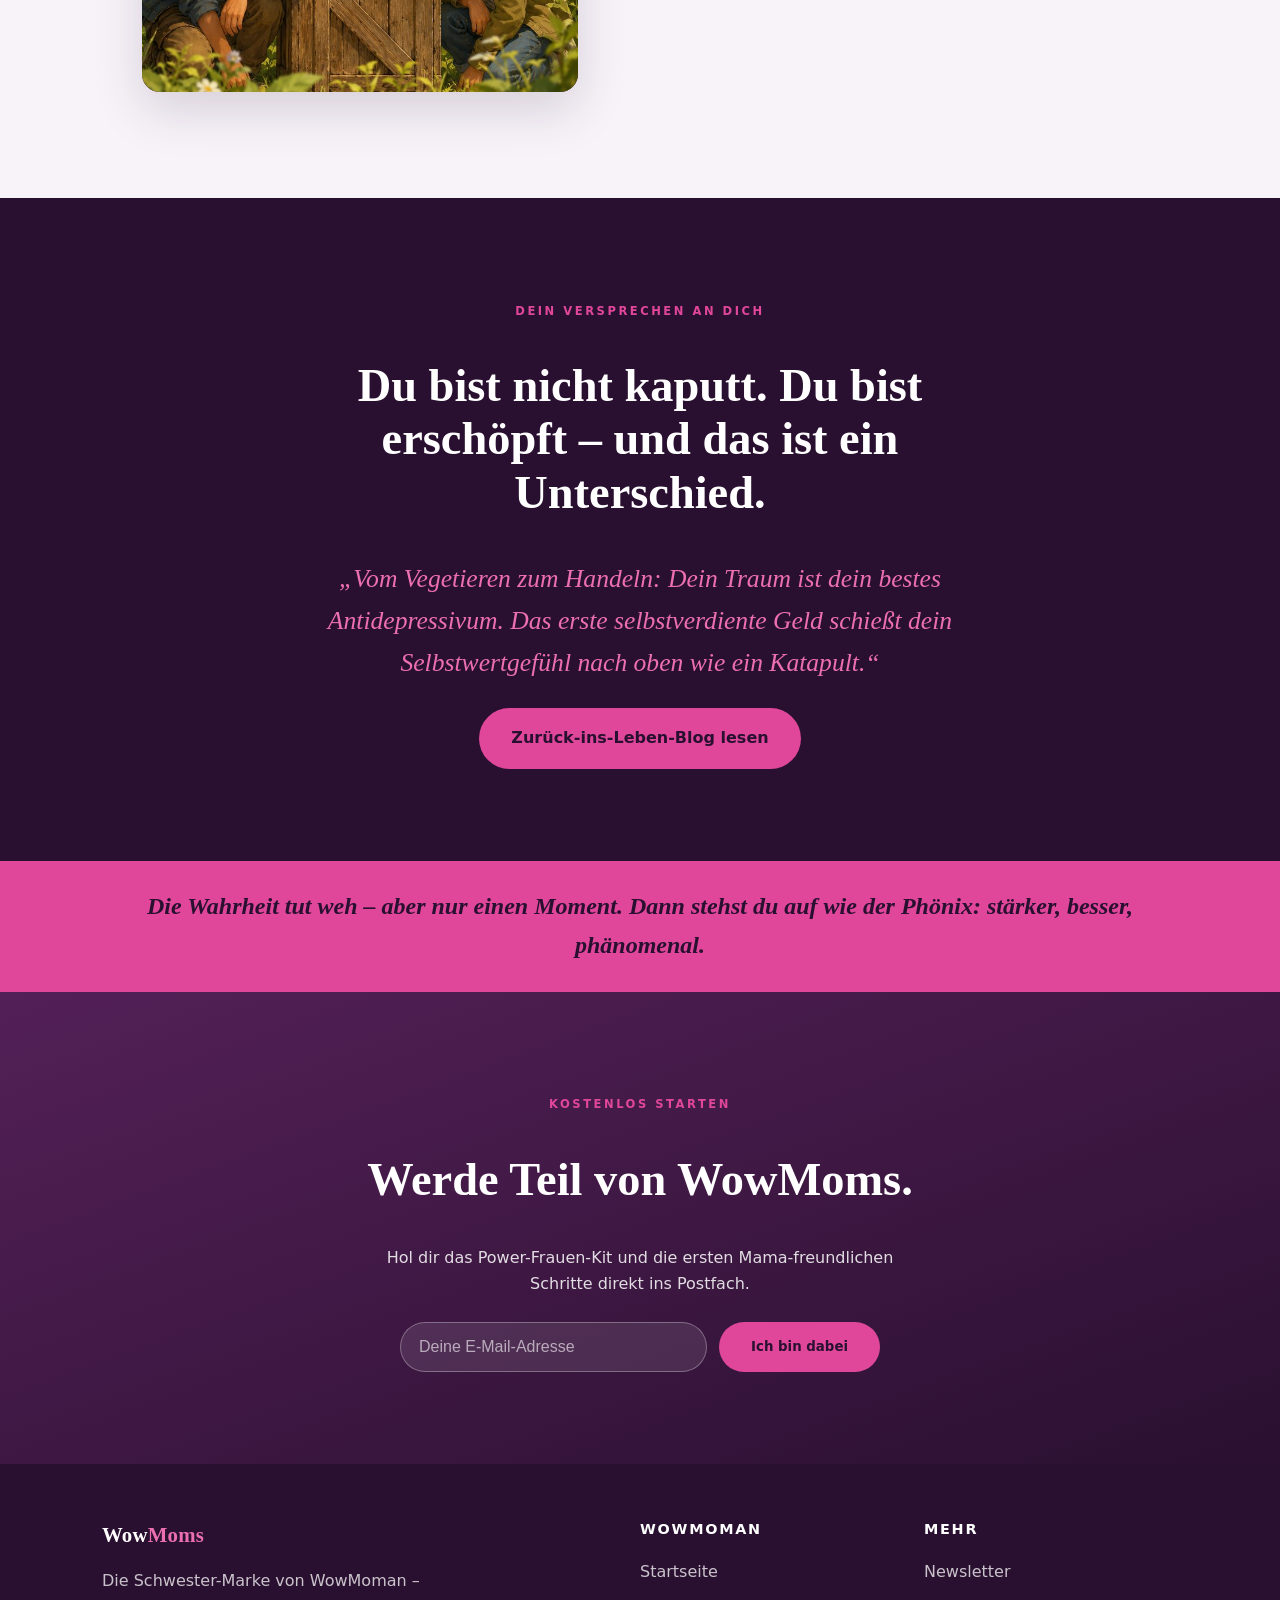
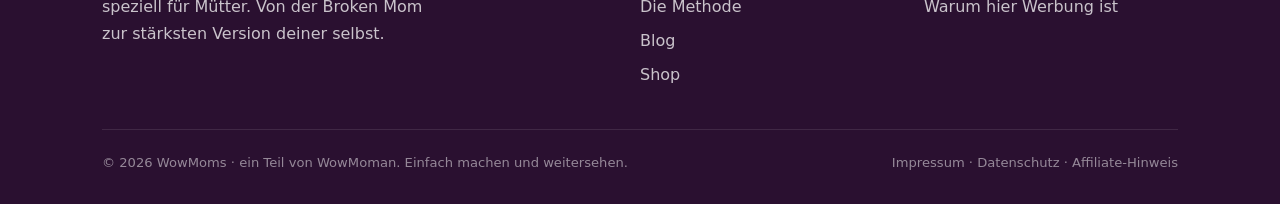
<file: wowmoms.html>
<!DOCTYPE html>
<html lang="de">
<head>
  <meta charset="UTF-8" />
  <meta name="viewport" content="width=device-width, initial-scale=1.0" />
  <title>WowMoms &ndash; Für Mütter, die neu anfangen | WowMoman</title>
  <meta name="description" content="WowMoms: die Schwester-Marke von WowMoman speziell für Mütter. Mindset, Familienfinanzen und KI-Business trotz wenig Zeit. Von der Broken Mom zur stärksten Version deiner selbst." />
  <link rel="stylesheet" href="assets/styles.css" />
  <link rel="icon" href="assets/favicon.ico" sizes="any" />
  <link rel="icon" type="image/png" sizes="32x32" href="assets/img/favicon-32.png" />
  <link rel="apple-touch-icon" href="assets/img/apple-touch-icon.png" />
</head>
<body>

  <nav class="nav">
    <div class="container">
      <a href="index.html" class="brand">Wow<span>Moman</span></a>
      <button class="nav-toggle" aria-label="Menü">&#9776;</button>
      <div class="nav-links">
        <a href="index.html">Start</a>
        <a href="index.html#saeulen">Methode</a>
        <a href="index.html#wahrheit">Keine Ausreden</a>
        <a href="nischen.html">Dein Business</a>
        <a href="blog.html">Blog</a>
        <a href="shop.html">Shop</a>
        <a href="wowmoms.html" class="active">WowMoms</a>
        <a href="hater.html">Hater</a>
        <a href="index.html#newsletter" class="pill">Kostenlos starten</a>
      </div>
    </div>
  </nav>

  <!-- Hero -->
  <header class="hero" style="min-height:80vh;">
    <div class="hero-media" style="background:radial-gradient(1200px 600px at 30% 20%, rgba(224,71,154,.28), transparent 60%), linear-gradient(135deg, var(--teal-800), var(--teal-600) 55%, var(--teal-700));"></div>
    <div class="container">
      <p class="eyebrow reveal">Eine Schwester-Marke von WowMoman &middot; für Mütter</p>
      <h1 class="reveal">Wow<span style="color:var(--gold-400);">Moms</span></h1>
      <p class="lead reveal">
        <span class="sub">Muttersein macht dich nicht kleiner &ndash; es macht dich unaufhaltsam.</span><br />
        Für Mütter, die alles geben und sich selbst trotzdem nicht vergessen wollen.
        Mindset, Finanzen und ein eigenes Business &ndash; auch mit wenig Zeit und Kind auf dem Arm.
      </p>
      <div class="hero-cta reveal">
        <a href="index.html#newsletter" class="btn btn-primary">Kostenlos starten</a>
        <a href="#broken" class="btn btn-ghost">Für echte Mütter</a>
      </div>
    </div>
  </header>

  <div class="motto">
    <div class="container"><p>Du darfst Mutter sein UND deine eigenen Träume leben. Beides. Gleichzeitig.</p></div>
  </div>

  <!-- Broken Mom -->
  <section id="broken" class="story">
    <div class="container">
      <div class="story-grid">
        <div class="reveal">
          <p class="eyebrow">Die Realität der Broken Mom</p>
          <h2>Alle wollen was von dir &ndash; und wo bleibst du?</h2>
          <p>
            Ich kenne die Tage, an denen im Bett liegen das Einzige ist, was noch geht. An denen
            du perfekt funktionierst, alles managst &ndash; und dich innerlich trotzdem leer fühlst.
          </p>
          <blockquote>
            Weinen ist okay. Im Bett liegen ist okay. Gönn dir das. Aber danach triffst du die
            Entscheidung, wieder aufzustehen &ndash; wie der Phönix aus der Asche.
          </blockquote>
          <p>
            WowMoms fängt dich genau da ab: am Tiefpunkt. Und zeigt dir den Weg zurück in deine
            eigene Kraft &ndash; ohne schlechtes Gewissen, ohne Ausreden.
          </p>
        </div>
        <div class="story-photo reveal">[ Foto: du mit Kind &ndash; echt, nahbar, stark ]</div>
      </div>
    </div>
  </section>

  <!-- Mom-Säulen -->
  <section class="section-sand">
    <div class="container">
      <div class="section-head reveal">
        <p class="eyebrow">Speziell für Mütter</p>
        <h2>Vier Wege &ndash; gebaut für den Mama-Alltag.</h2>
        <p>Die WowMoman-Methode, übersetzt für Mütter mit wenig Zeit und großem Herzen.</p>
      </div>
      <div class="cards">
        <div class="card reveal"><div class="num">01</div><h3>Mama-Mindset</h3><p>Das schlechte Gewissen ablegen, radikal &bdquo;Nein&ldquo; sagen und dich selbst wieder an erste Stelle setzen &ndash; ohne schlechtes Gefühl.</p></div>
        <div class="card reveal"><div class="num">02</div><h3>Familienfinanzen</h3><p>Sparen und Vermögen aufbauen als Mutter: das 3-Konten-System, kleine Schritte, große Wirkung &ndash; auch mit schmalem Budget.</p></div>
        <div class="card reveal"><div class="num">03</div><h3>Business in Randzeiten</h3><p>Mit KI ein Einkommen aufbauen, wenn das Kind schläft. Digitale Produkte und Content in Minuten &ndash; ortsunabhängig und flexibel.</p></div>
        <div class="card reveal"><div class="num">04</div><h3>Selbstfürsorge</h3><p>Erste Hilfe bei Seelen-Schlappheit: kleine Routinen, der Blick in den Spiegel, wieder sichtbar werden &ndash; Schritt für Schritt.</p></div>
      </div>
    </div>
  </section>

  <!-- Werbe-Platzhalter -->
  <div class="container">
    <div class="ad-slot leaderboard">
      <span class="label">Anzeige</span>
      <p style="margin:6px 0 0;">Werbeplatz &ndash; hier erscheint später dein Anzeigen-/Partnerbanner.</p>
    </div>
  </div>

  <!-- Kinderbuch-Teaser -->
  <section class="story">
    <div class="container">
      <div class="story-grid">
        <figure class="story-photo book-cover reveal">
          <img src="assets/img/cover-taler-hoch.jpg"
               alt="Buchcover: ein Rabe sitzt auf einer Holzkiste im sonnigen Garten, ein Junge und ein Maedchen schauen zu ihm hoch" />
          <figcaption>
            <span class="reihe">Ein Kinderbuch f&uuml;r WowMoms</span>
            <span class="titel">Taler und das Goldgeheimnis</span>
          </figcaption>
        </figure>
        <div class="reveal">
          <p class="eyebrow">Für deine Kinder</p>
          <h2>Taler und das Goldgeheimnis &ndash; Geld-Erziehung als Gutenachtgeschichte.</h2>
          <p>
            Ein sprechender Rabe bringt einem elfjährigen Mädchen bei, was in der Schule fehlt:
            wie man Wünsche in Ziele verwandelt, das erste eigene Geld verdient &ndash; und die
            &bdquo;Gans, die goldene Eier legt&ldquo;, niemals schlachtet.
          </p>
          <p>Kapitel 1 kannst du sofort kostenlos lesen.</p>
          <a href="taler-buch.html" class="btn btn-primary">Buch entdecken</a>
        </div>
      </div>
    </div>
  </section>

  <!-- Community / Versprechen -->
  <section class="section-dark">
    <div class="container manifest reveal">
      <p class="eyebrow">Dein Versprechen an dich</p>
      <h2>Du bist nicht kaputt. Du bist erschöpft &ndash; und das ist ein Unterschied.</h2>
      <p class="lead-quote">
        &bdquo;Vom Vegetieren zum Handeln: Dein Traum ist dein bestes Antidepressivum.
        Das erste selbstverdiente Geld schießt dein Selbstwertgefühl nach oben wie ein Katapult.&ldquo;
      </p>
      <a href="blog.html" class="btn btn-primary">Zurück-ins-Leben-Blog lesen</a>
    </div>
  </section>

  <!-- Motto-Band (dein Phönix-Text) -->
  <div class="motto">
    <div class="container"><p>Die Wahrheit tut weh &ndash; aber nur einen Moment. Dann stehst du auf wie der Phönix: stärker, besser, phänomenal.</p></div>
  </div>

  <!-- CTA -->
  <section class="section-dark cta-band" style="background:linear-gradient(160deg,var(--teal-700),var(--teal-900));">
    <div class="container reveal">
      <p class="eyebrow">Kostenlos starten</p>
      <h2>Werde Teil von WowMoms.</h2>
      <p style="color:rgba(255,255,255,.85);max-width:520px;margin:10px auto 0;">Hol dir das Power-Frauen-Kit und die ersten Mama-freundlichen Schritte direkt ins Postfach.</p>
      <form class="newsletter" data-newsletter>
        <input type="email" placeholder="Deine E-Mail-Adresse" required aria-label="E-Mail" />
        <button type="submit" class="btn btn-primary">Ich bin dabei</button>
      </form>
    </div>
  </section>

  <footer>
    <div class="container">
      <div class="foot-grid">
        <div>
          <div class="brand" style="margin-bottom:10px;">Wow<span>Moms</span></div>
          <p style="max-width:340px;">Die Schwester-Marke von WowMoman &ndash; speziell für Mütter. Von der Broken Mom zur stärksten Version deiner selbst.</p>
        </div>
        <div>
          <h4>WowMoman</h4>
          <a href="index.html">Startseite</a>
          <a href="index.html#saeulen">Die Methode</a>
          <a href="blog.html">Blog</a>
          <a href="shop.html">Shop</a>
        </div>
        <div>
          <h4>Mehr</h4>
          <a href="index.html#newsletter">Newsletter</a>
          <a href="blog-werbung.html">Warum hier Werbung ist</a>
        </div>
      </div>
      <div class="foot-bottom">
        <span>&copy; 2026 WowMoms &middot; ein Teil von WowMoman. Einfach machen und weitersehen.</span>
        <span>Impressum &middot; Datenschutz &middot; Affiliate-Hinweis</span>
      </div>
    </div>
  </footer>

  <script src="assets/app.js"></script>
</body>
</html>
</file>
<file: assets/styles.css>
/* ==========================================================================
   WowMoman — Marken-Stylesheet
   Palette: Deep Teal + warmes Gold/Sand + Weiß. Edel, modern, nahbar.
   Selbst-enthalten, keine externen Abhängigkeiten (läuft offline).
   ========================================================================== */

:root {
  /* Palette 4 — Aubergine & Magenta (Variablennamen historisch, Werte neu) */
  --teal-900: #2a1030;
  --teal-800: #3d1745;
  --teal-700: #532057;
  --teal-600: #7b3fa0;
  --teal-500: #9b59c0;
  --gold-500: #e0479a;
  --gold-400: #ec6fb1;
  --sand-200: #efe2f0;
  --sand-100: #f8f3f9;
  --white:    #ffffff;
  --ink:      #221226;
  --muted:    #6d5a73;

  --maxw: 1120px;
  --radius: 18px;
  --shadow: 0 18px 50px rgba(42, 16, 48, 0.16);
  --font-head: "Georgia", "Times New Roman", serif;
  --font-body: system-ui, -apple-system, "Segoe UI", Roboto, Helvetica, Arial, sans-serif;
}

* { box-sizing: border-box; }

html { scroll-behavior: smooth; }

body {
  margin: 0;
  font-family: var(--font-body);
  color: var(--ink);
  background: var(--sand-100);
  line-height: 1.65;
  -webkit-font-smoothing: antialiased;
}

img { max-width: 100%; display: block; }

a { color: var(--teal-600); text-decoration: none; }
a:hover { color: var(--gold-500); }

h1, h2, h3 { font-family: var(--font-head); line-height: 1.15; font-weight: 700; }

.container { width: 100%; max-width: var(--maxw); margin: 0 auto; padding: 0 22px; }

.eyebrow {
  text-transform: uppercase;
  letter-spacing: 0.22em;
  font-size: 0.72rem;
  font-weight: 700;
  color: var(--gold-500);
  font-family: var(--font-body);
}

/* ---------- Buttons ---------- */
.btn {
  display: inline-block;
  padding: 15px 30px;
  border-radius: 999px;
  font-weight: 700;
  font-family: var(--font-body);
  cursor: pointer;
  border: 2px solid transparent;
  transition: transform .18s ease, box-shadow .18s ease, background .18s ease, color .18s ease;
}
.btn-primary { background: var(--gold-500); color: var(--teal-900); }
.btn-primary:hover { transform: translateY(-2px); box-shadow: 0 12px 28px rgba(224,71,154,.4); color: var(--teal-900); }
.btn-ghost { background: transparent; color: var(--white); border-color: rgba(255,255,255,.6); }
.btn-ghost:hover { background: rgba(255,255,255,.12); color: var(--white); }
.btn-dark { background: var(--teal-700); color: var(--white); }
.btn-dark:hover { background: var(--teal-600); color: var(--white); transform: translateY(-2px); }

/* ---------- Navigation ---------- */
.nav {
  position: sticky; top: 0; z-index: 50;
  background: rgba(42, 16, 48, 0.92);
  backdrop-filter: blur(10px);
  border-bottom: 1px solid rgba(255,255,255,.08);
}
.nav .container { display: flex; align-items: center; justify-content: space-between; height: 68px; }
.brand { font-family: var(--font-head); font-weight: 700; font-size: 1.3rem; color: var(--white); letter-spacing: .01em; }
.brand span { color: var(--gold-400); }
/* Der Abstand schrumpft mit der Fensterbreite mit — seit dem neunten
   Menuepunkt (Hater) wird es bei 1200-1400 px sonst zu eng. */
.nav-links { display: flex; gap: clamp(13px, 1.5vw, 26px); align-items: center;
             margin-left: 28px; flex-wrap: nowrap; }
.nav-links a { white-space: nowrap; }
.nav-links a { color: rgba(255,255,255,.85); font-weight: 600; font-size: .95rem; }
.nav-links a:hover, .nav-links a.active { color: var(--gold-400); }
.nav-links .pill { border: 1px solid var(--gold-400); border-radius: 999px; padding: 7px 16px; color: var(--gold-400); }
.nav-toggle { display: none; background: none; border: 0; color: var(--white); font-size: 1.6rem; cursor: pointer; }

@media (max-width: 780px) {
  .nav-toggle { display: block; }
  .nav-links {
    position: absolute; top: 68px; left: 0; right: 0;
    flex-direction: column; gap: 0; background: var(--teal-900);
    max-height: 0; overflow: hidden; transition: max-height .3s ease;
  }
  .nav-links.open { max-height: 560px; }
  .nav-links a { width: 100%; padding: 16px 22px; border-top: 1px solid rgba(255,255,255,.06); }
}

/* ---------- Hero (Higgsfield-Video-Andockstelle) ---------- */
.hero {
  position: relative;
  min-height: 92vh;
  display: flex; align-items: center;
  color: var(--white);
  overflow: hidden;
}
/* Hero-Hintergrund: Phoenix-Bild rechts, links dunkel ausgeblendet, damit der
   Text darauf lesbar bleibt. Der Verlauf liegt IM background-Stapel ueber dem
   Bild, der Farbverlauf darunter traegt, falls das Bild noch nicht geladen ist.
   #hero-media bleibt die Andockstelle fuer das scroll-cinematic Canvas. */
.hero-media {
  position: absolute; inset: 0; z-index: 0;
  background:
    linear-gradient(90deg, rgba(42,16,48,.93) 0%, rgba(42,16,48,.84) 42%, rgba(42,16,48,.42) 68%, rgba(42,16,48,.05) 100%),
    url("img/hero-phoenix.jpg") center right / cover no-repeat,
    linear-gradient(135deg, var(--teal-900), var(--teal-700) 55%, var(--teal-800));
}
.hero-media canvas { width: 100%; height: 100%; display: block; object-fit: cover; }
/* Schmale Schirme: der Text liegt zwangslaeufig ueber dem Motiv, deshalb ein
   gleichmaessig dunklerer Schleier statt des seitlichen Verlaufs. */
@media (max-width: 780px) {
  .hero-media {
    background:
      linear-gradient(180deg, rgba(42,16,48,.88) 0%, rgba(42,16,48,.72) 42%, rgba(42,16,48,.45) 100%),
      url("img/hero-phoenix.jpg") 74% center / cover no-repeat,
      linear-gradient(135deg, var(--teal-900), var(--teal-700) 55%, var(--teal-800));
  }
}
/* Schwebende Kugel-Ebene ueber der ganzen Seite (unter der Nav) */
#ballpit-layer canvas { width: 100%; height: 100%; display: block; }
/* Lesbarkeits-Overlay ueber den Kugeln, unter dem Text */
.hero-media.has-ballpit::before {
  content: ""; position: absolute; inset: 0; z-index: 1; pointer-events: none;
  background: linear-gradient(90deg, rgba(42,16,48,.78) 0%, rgba(42,16,48,.45) 45%, rgba(42,16,48,.05) 75%);
}
.hero .container { position: relative; z-index: 2; max-width: 820px; }
.hero h1 { font-size: clamp(2.4rem, 6vw, 4.4rem); margin: 14px 0 10px; }
.hero .lead { font-size: clamp(1.05rem, 2.4vw, 1.4rem); color: rgba(255,255,255,.9); max-width: 640px; }
.hero .sub { color: var(--gold-400); font-weight: 700; font-family: var(--font-head); font-style: italic; }
.hero-cta { display: flex; gap: 14px; flex-wrap: wrap; margin-top: 30px; }

/* ---------- Sektionen ---------- */
section { padding: 92px 0; }
.section-head { max-width: 720px; margin-bottom: 46px; }
.section-head h2 { font-size: clamp(1.8rem, 4vw, 2.8rem); margin: 10px 0 12px; }
.section-head p { color: var(--muted); font-size: 1.08rem; }

.section-dark { background: var(--teal-900); color: var(--white); }
.section-dark .section-head p { color: rgba(255,255,255,.8); }
.section-sand { background: var(--sand-200); }

/* ---------- Story ---------- */
.story-grid { display: grid; grid-template-columns: 1fr 1fr; gap: 44px; align-items: center; }
.story-photo {
  aspect-ratio: 4/5; border-radius: var(--radius);
  background: linear-gradient(160deg, var(--teal-600), var(--teal-800));
  display: flex; align-items: center; justify-content: center;
  color: rgba(255,255,255,.5); font-size: .85rem; text-align: center; padding: 20px;
  box-shadow: var(--shadow);
}
/* Buchcover: Bild aus kie.ai plus Titel als echter HTML-Text darueber.
   Bewusst nicht ins Bild generiert — Bildmodelle verstuemmeln deutsche
   Titel, und so bleibt die Schrift scharf und aenderbar. */
.book-cover { display: block; padding: 0; position: relative; overflow: hidden; }
.book-cover img { width: 100%; height: 100%; object-fit: cover; }
.book-cover figcaption {
  position: absolute; top: 0; left: 0; right: 0;
  padding: 24px 22px 40px;
  background: linear-gradient(180deg, rgba(42,16,48,.88) 0%, rgba(42,16,48,.55) 65%, rgba(42,16,48,0) 100%);
  display: flex; flex-direction: column; gap: 8px; text-align: center;
}
.book-cover .reihe { font-size: .66rem; text-transform: uppercase; letter-spacing: .2em; font-weight: 700; color: var(--gold-400); }
.book-cover .titel { font-family: var(--font-head); font-size: clamp(1.3rem, 2.4vw, 1.75rem); line-height: 1.15; color: var(--white); }
.story blockquote { border-left: 3px solid var(--gold-500); margin: 22px 0; padding-left: 20px; font-style: italic; color: var(--teal-700); }
@media (max-width: 780px) { .story-grid { grid-template-columns: 1fr; } }

/* ---------- Saeulen / Karten ---------- */
.cards { display: grid; grid-template-columns: repeat(4, 1fr); gap: 22px; }
.card {
  background: var(--white); border-radius: var(--radius); padding: 30px 26px;
  box-shadow: var(--shadow); border-top: 4px solid var(--gold-500);
}
.card .num { font-family: var(--font-head); font-size: 2rem; color: var(--gold-500); }
/* Farbe explizit setzen: steht die Karte in einer .section-dark, erbt die
   Ueberschrift sonst das Weiss der Sektion — weiss auf weisser Karte. */
.card h3 { margin: 8px 0 10px; font-size: 1.2rem; color: var(--ink); }
.card p { color: var(--muted); font-size: .97rem; margin: 0; }
@media (max-width: 900px) { .cards { grid-template-columns: repeat(2, 1fr); } }
@media (max-width: 520px) { .cards { grid-template-columns: 1fr; } }

/* ---------- Affirmationen-Rotator ---------- */
.affirmations { text-align: center; }
.affirm-box {
  max-width: 820px; margin: 0 auto; min-height: 150px;
  display: flex; align-items: center; justify-content: center;
}
.affirm-text {
  font-family: var(--font-head); font-style: italic; font-weight: 700;
  font-size: clamp(1.4rem, 3.6vw, 2.3rem); color: var(--white);
  transition: opacity .5s ease; opacity: 1;
}
.affirm-text.fade { opacity: 0; }
.affirm-dots { display: flex; gap: 8px; justify-content: center; margin-top: 26px; }
.affirm-dots button { width: 10px; height: 10px; border-radius: 50%; border: 0; background: rgba(255,255,255,.25); cursor: pointer; padding: 0; }
.affirm-dots button.active { background: var(--gold-400); }

/* ---------- Manifest / Keine Ausreden ---------- */
.manifest { max-width: 780px; margin: 0 auto; text-align: center; }
.manifest h2 { font-size: clamp(1.8rem, 4.5vw, 2.9rem); }
.manifest .lead-quote { font-family: var(--font-head); font-style: italic; font-size: clamp(1.15rem, 2.8vw, 1.6rem); color: var(--gold-400); margin: 24px 0; }
.manifest .steps { display: grid; grid-template-columns: repeat(4, 1fr); gap: 14px; margin-top: 34px; text-align: left; padding: 0; }
.manifest .steps li {
  list-style: none; background: rgba(255,255,255,.06); border: 1px solid rgba(255,255,255,.12);
  border-radius: 14px; padding: 18px; font-weight: 600;
}
.manifest .steps .k { color: var(--gold-400); font-family: var(--font-head); font-size: 1.5rem; display: block; }
@media (max-width: 720px) { .manifest .steps { grid-template-columns: 1fr 1fr; } }

/* ---------- Spiegel-Effekt ---------- */
.mirror { display: grid; grid-template-columns: 1.2fr 1fr; gap: 40px; align-items: center; }
.mirror .badge { display: inline-block; background: var(--gold-500); color: var(--teal-900); font-weight: 700; padding: 6px 14px; border-radius: 999px; font-size: .8rem; }
@media (max-width: 780px) { .mirror { grid-template-columns: 1fr; } }

/* ---------- Produkte / Shop ---------- */
.products { display: grid; grid-template-columns: repeat(3, 1fr); gap: 24px; }
.product {
  background: var(--white); border-radius: var(--radius); overflow: hidden;
  box-shadow: var(--shadow); display: flex; flex-direction: column;
}
.product .thumb { aspect-ratio: 16/10; background: linear-gradient(140deg, var(--teal-500), var(--teal-800)); display: flex; align-items: center; justify-content: center; color: rgba(255,255,255,.55); font-size: .85rem; overflow: hidden; }
/* Das Coverbild fuellt die Kachel randlos; der Verlauf darunter traegt,
   solange das Bild noch laedt. */
.product .thumb img { width: 100%; height: 100%; object-fit: cover; }
.product .body { padding: 22px; display: flex; flex-direction: column; gap: 10px; flex: 1; }
.product .tier { font-size: .72rem; text-transform: uppercase; letter-spacing: .16em; font-weight: 700; color: var(--gold-500); }
.product h3 { margin: 0; font-size: 1.25rem; }
.product p { color: var(--muted); font-size: .95rem; margin: 0; flex: 1; }
.product .price { font-family: var(--font-head); font-size: 1.5rem; color: var(--teal-700); }
@media (max-width: 900px) { .products { grid-template-columns: 1fr; } }

/* ---------- Werbung / Anzeigen-Slot ---------- */
.ad-slot {
  border: 1px dashed var(--gold-500);
  background: repeating-linear-gradient(45deg, rgba(224,71,154,.06), rgba(224,71,154,.06) 12px, transparent 12px, transparent 24px);
  border-radius: 14px; padding: 26px; text-align: center; color: var(--muted);
  margin: 30px auto;
}
.ad-slot .label { font-size: .68rem; text-transform: uppercase; letter-spacing: .2em; color: var(--gold-500); font-weight: 700; }
.ad-slot.leaderboard { min-height: 120px; display: flex; flex-direction: column; align-items: center; justify-content: center; }

/* ---------- Affiliate-Karten ---------- */
.affiliate { display: grid; grid-template-columns: repeat(3, 1fr); gap: 20px; }
.aff-card {
  background: var(--white); border: 1px solid var(--sand-200); border-radius: 14px; padding: 20px;
  display: flex; flex-direction: column; gap: 8px;
}
.aff-card .tag { align-self: flex-start; background: var(--sand-200); color: var(--teal-700); font-size: .66rem; font-weight: 700; text-transform: uppercase; letter-spacing: .12em; padding: 4px 10px; border-radius: 999px; }
.aff-card h4 { margin: 4px 0; font-family: var(--font-body); font-size: 1.05rem; }
.aff-card p { color: var(--muted); font-size: .9rem; margin: 0; flex: 1; }
.aff-note { font-size: .8rem; color: var(--muted); text-align: center; margin-top: 16px; }
@media (max-width: 820px) { .affiliate { grid-template-columns: 1fr; } }

/* ---------- Blog ---------- */
.blog-grid { display: grid; grid-template-columns: repeat(3, 1fr); gap: 26px; }
.post {
  background: var(--white); border-radius: var(--radius); overflow: hidden; box-shadow: var(--shadow);
  display: flex; flex-direction: column;
}
.post .cover { aspect-ratio: 16/9; background: linear-gradient(140deg, var(--teal-600), var(--teal-900)); display:flex; align-items:flex-end; padding: 16px; }
.post .cat { background: var(--gold-500); color: var(--teal-900); font-size: .68rem; font-weight: 700; text-transform: uppercase; letter-spacing: .1em; padding: 4px 10px; border-radius: 999px; }
.post .body { padding: 22px; display: flex; flex-direction: column; gap: 10px; flex: 1; }
.post h3 { margin: 0; font-size: 1.2rem; }
.post p { color: var(--muted); font-size: .93rem; margin: 0; flex: 1; }
.post .more { font-weight: 700; color: var(--teal-600); }
@media (max-width: 900px) { .blog-grid { grid-template-columns: 1fr 1fr; } }
@media (max-width: 620px) { .blog-grid { grid-template-columns: 1fr; } }

.rubrics { display: flex; flex-wrap: wrap; gap: 12px; margin-top: 8px; }
.rubrics span { background: var(--white); border: 1px solid var(--sand-200); border-radius: 999px; padding: 8px 16px; font-size: .85rem; font-weight: 600; color: var(--teal-700); }

/* ---------- Artikel (Einzelseite) ---------- */
.article { max-width: 760px; margin: 0 auto; }
.article h1 { font-size: clamp(2rem, 5vw, 3rem); margin: 8px 0 16px; }
.article .meta { color: var(--muted); font-size: .9rem; margin-bottom: 30px; }
.article p { font-size: 1.1rem; margin: 0 0 20px; }
.article h2 { margin: 40px 0 14px; }
.article blockquote { border-left: 4px solid var(--gold-500); background: var(--sand-100); padding: 18px 24px; margin: 26px 0; font-style: italic; border-radius: 0 12px 12px 0; }

/* ---------- Newsletter / CTA ---------- */
.cta-band { text-align: center; }
.cta-band h2 { font-size: clamp(1.8rem, 4.5vw, 2.9rem); }
.newsletter { display: flex; gap: 12px; max-width: 480px; margin: 24px auto 0; flex-wrap: wrap; justify-content: center; }
.newsletter input {
  flex: 1; min-width: 220px; padding: 15px 18px; border-radius: 999px; border: 1px solid rgba(255,255,255,.3);
  background: rgba(255,255,255,.1); color: var(--white); font-size: 1rem;
}
.newsletter input::placeholder { color: rgba(255,255,255,.6); }

/* ---------- Footer ---------- */
footer { background: var(--teal-900); color: rgba(255,255,255,.75); padding: 54px 0 30px; }
.foot-grid { display: grid; grid-template-columns: 2fr 1fr 1fr; gap: 30px; }
footer h4 { color: var(--white); font-family: var(--font-body); font-size: .9rem; text-transform: uppercase; letter-spacing: .12em; margin: 0 0 14px; }
footer a { color: rgba(255,255,255,.75); display: block; padding: 4px 0; }
footer a:hover { color: var(--gold-400); }
.foot-bottom { border-top: 1px solid rgba(255,255,255,.1); margin-top: 36px; padding-top: 22px; font-size: .82rem; color: rgba(255,255,255,.5); display: flex; justify-content: space-between; flex-wrap: wrap; gap: 10px; }
@media (max-width: 720px) { .foot-grid { grid-template-columns: 1fr; } }

/* ---------- Scroll-Reveal ---------- */
.reveal { opacity: 0; transform: translateY(28px); transition: opacity .7s ease, transform .7s ease; }
.reveal.in { opacity: 1; transform: none; }

/* ---------- Motto-Band ---------- */
.motto { background: var(--gold-500); color: var(--teal-900); text-align: center; padding: 26px 0; }
.motto p { margin: 0; font-family: var(--font-head); font-style: italic; font-size: clamp(1.1rem, 2.6vw, 1.5rem); font-weight: 700; }

/* ---------- Konter-Karten (Hater-Seite) ----------
   Ein Hasskommentar und drei mögliche Antworten nebeneinander: schlagfertig,
   souverän, Grenze. Drei Spalten, weil es nie nur eine richtige Antwort gibt. */
.konter {
  background: var(--white); border-radius: var(--radius);
  box-shadow: var(--shadow); padding: 26px 28px; margin-bottom: 22px;
}
.konter .kommentar {
  font-family: var(--font-head); font-style: italic;
  font-size: clamp(1.05rem, 2.2vw, 1.3rem); color: var(--teal-800);
  border-left: 4px solid var(--gold-500); padding-left: 18px; margin: 0 0 22px;
}
.konter .antworten { display: grid; grid-template-columns: repeat(3, 1fr); gap: 20px; }
.konter .antworten > div { border-top: 2px solid var(--sand-200); padding-top: 12px; }
.konter .art {
  display: block; font-size: .66rem; text-transform: uppercase;
  letter-spacing: .18em; font-weight: 700; color: var(--gold-500); margin-bottom: 6px;
}
.konter .antworten p { margin: 0; font-size: .98rem; color: var(--ink); }
.konter .antworten .leise p { color: var(--muted); }
@media (max-width: 820px) { .konter .antworten { grid-template-columns: 1fr; } }

/* Gegenüberstellung Hate vs. echte Kritik */
.gegenueber { display: grid; grid-template-columns: 1fr 1fr; gap: 22px; }
.gegenueber > div { border-radius: var(--radius); padding: 26px 28px; }
.gegenueber .hate { background: var(--teal-900); color: rgba(255,255,255,.9); }
.gegenueber .kritik { background: var(--white); box-shadow: var(--shadow); }
.gegenueber h3 { margin: 0 0 14px; }
.gegenueber .hate h3 { color: var(--gold-400); }
.gegenueber ul { margin: 0; padding-left: 20px; line-height: 1.85; }
@media (max-width: 780px) { .gegenueber { grid-template-columns: 1fr; } }
</file>
